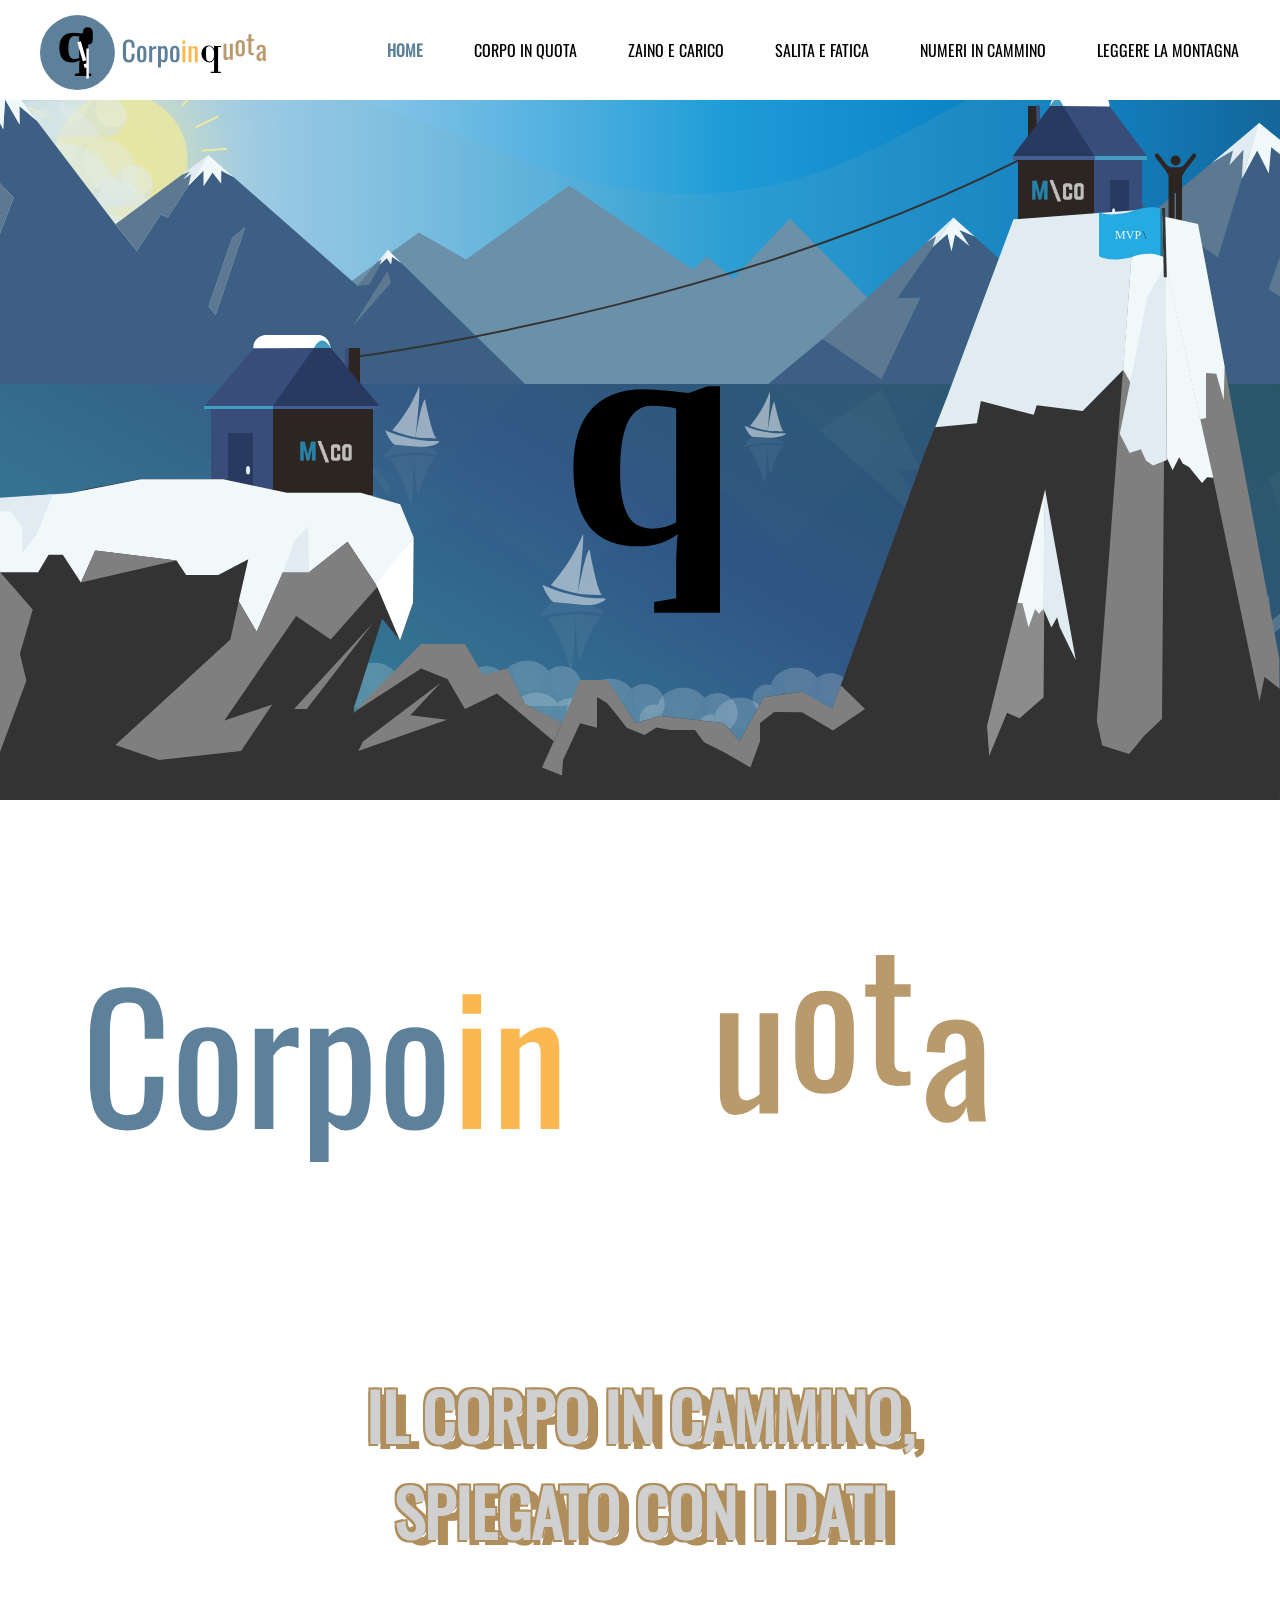
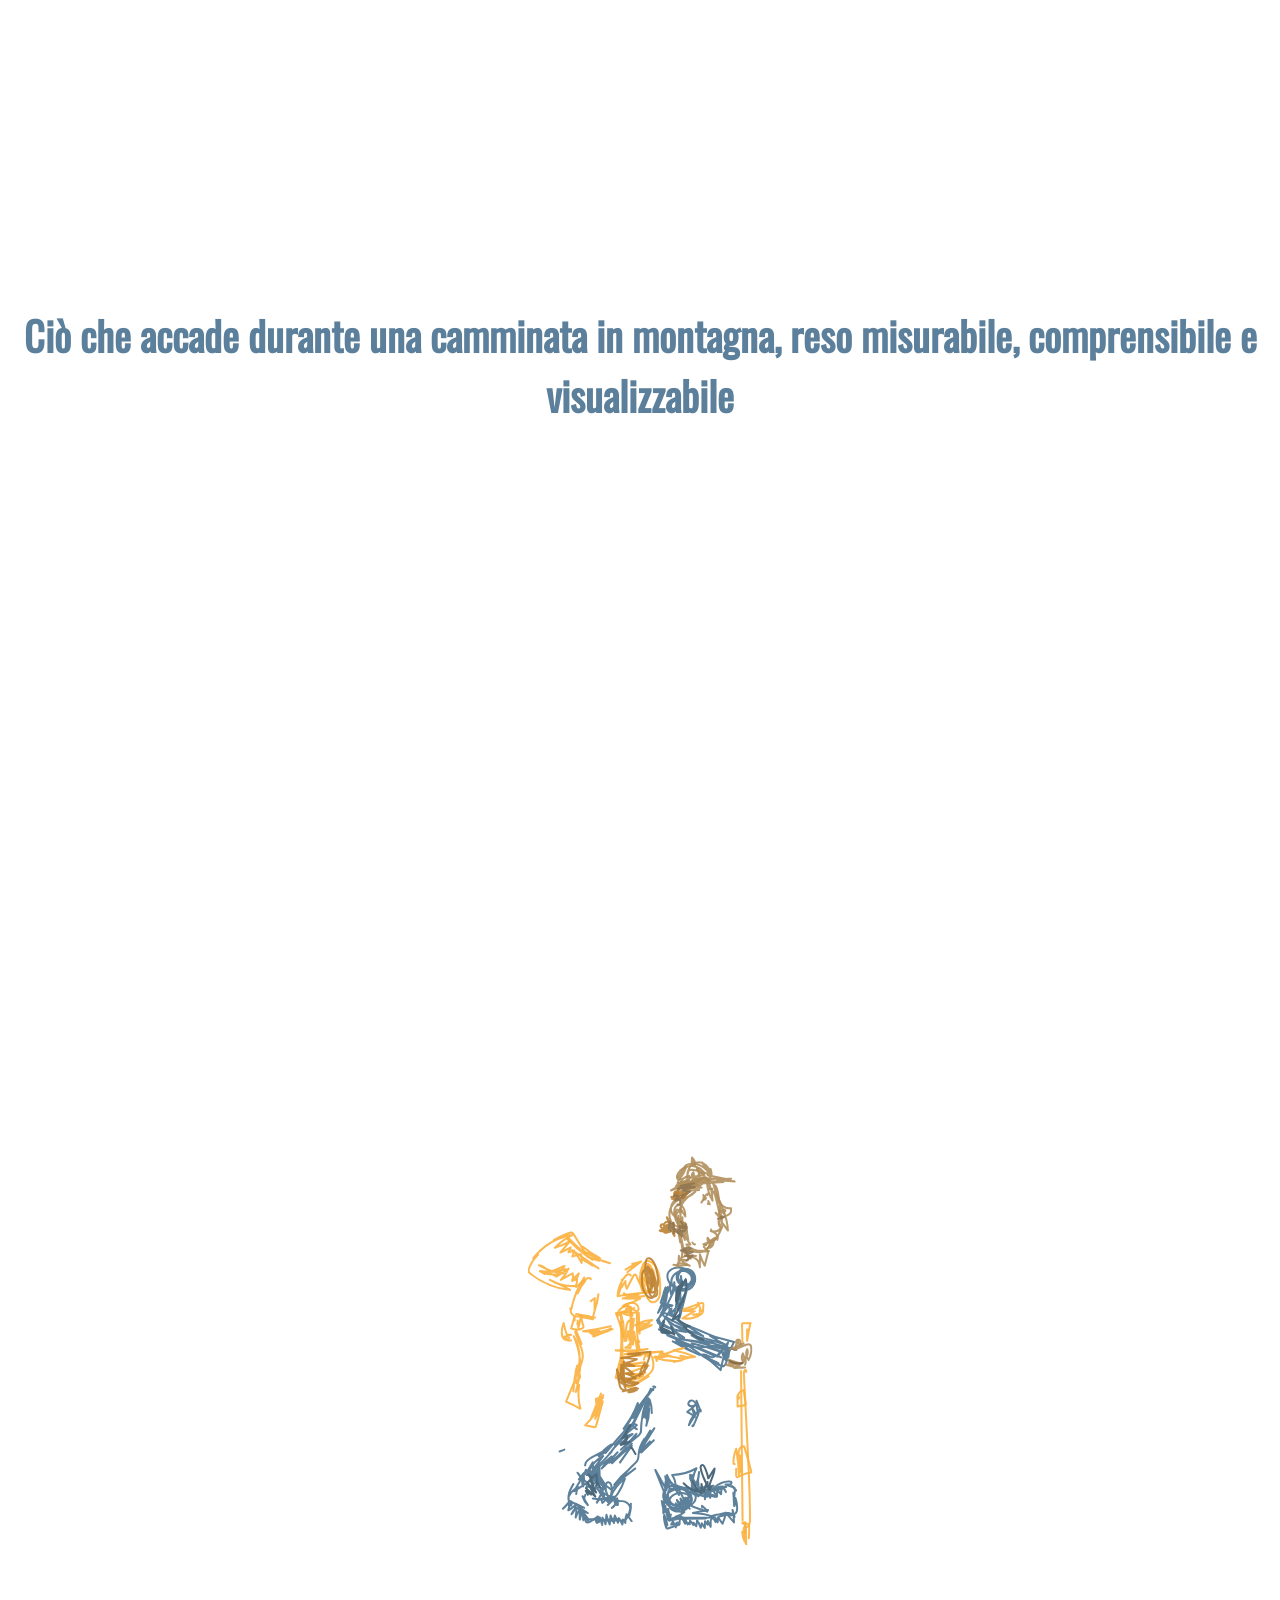
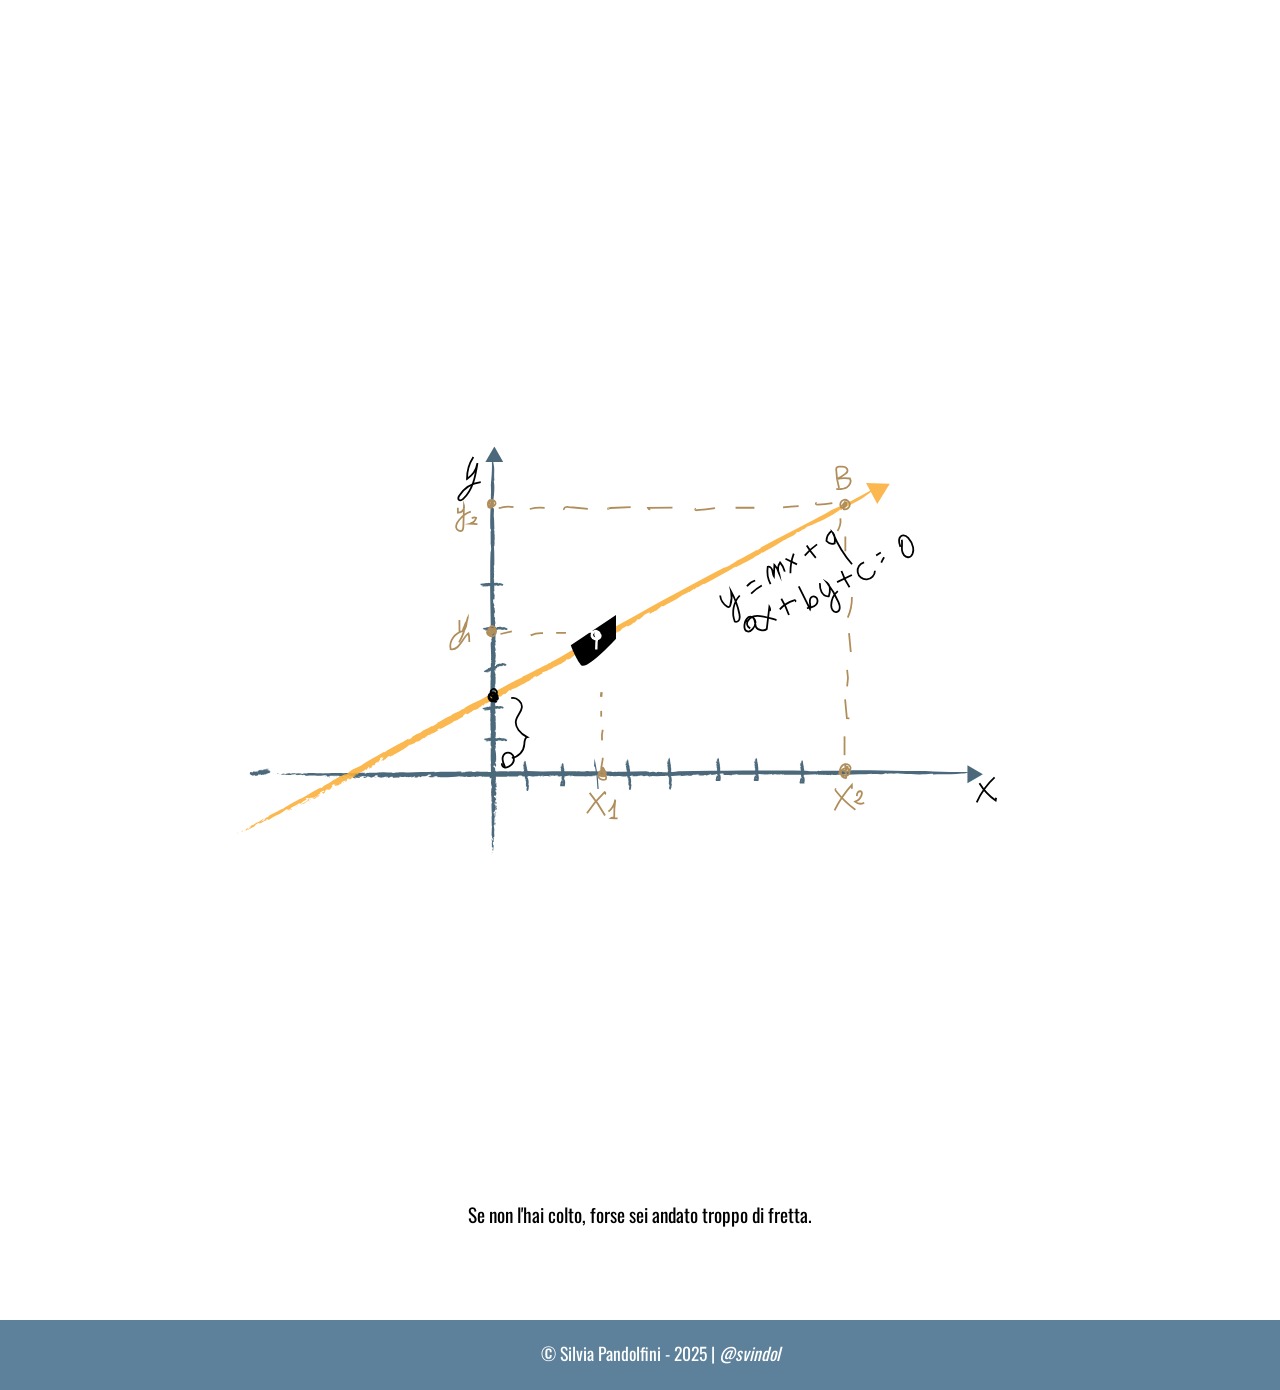
<file: index.html>
<!DOCTYPE html>
<html>
    <head>
        <meta charset="utf-8"> 
        <meta name="viewport" content="width=device-width, initial-scale=1.0"/>
        <link rel="icon" href="illustrazioni/icona-corpoinquota.png" type="image/png">
        <title>Corpoinquota </title>
        <link rel="stylesheet" href="fogli-esterni/style.css">
        <link rel="stylesheet" href="fogli-esterni/animazione.css">
		<link rel="stylesheet" href="fogli-esterni/responsive.css">
    </head>
    <body>
		<nav id="barranavigazione">
			<a href="index.html "><img id="logo" src="illustrazioni/logo-corpoinquota.svg"></a>
			<input type="checkbox" id="menu-toggle">
			<label for="menu-toggle" class="hamburger">☰</label>
			<div class="menu">
				<a href="index.html " style="color: #5C809B; font-weight: 800;">HOME</a>
				<a href="Corpo in quota.html">CORPO IN QUOTA</a>
				<a href="Zaino e carico.html">ZAINO E CARICO</a>
				<a href="Salita e fatica.html">SALITA E FATICA</a>
				<a href="Numeri in cammino.html">NUMERI IN CAMMINO</a>
				<a href="Leggere la montagna.html">LEGGERE LA MONTAGNA</a>
			</div>
		</nav>


<!-- ============== INIZO ANIMAZIONE ============================================================================================ -->
	  
	  <svg id="makapen_animation" viewBox="0 0 1280 800">
	  <g id="Zone_Top">
	      <linearGradient id="Color_Sky_:__x23_AFE3F8_2_" gradientUnits="userSpaceOnUse" x1="0" y1="192" x2="1280" y2="192">
	        <stop offset="0" style="stop-color:#CCE0F4" />
	        <stop offset="0.0641" style="stop-color:#C3DCF2" />
	        <stop offset="0.1706" style="stop-color:#A9D2EE" />
	        <stop offset="0.3066" style="stop-color:#80C2E7" />
	        <stop offset="0.4649" style="stop-color:#47ACDE" />
	        <stop offset="0.5674" style="stop-color:#1E9CD7" />
	        <stop offset="0.8652" style="stop-color:#0075BE" />
	        <stop offset="0.9944" style="stop-color:#005B97" />
	      </linearGradient>
	      <rect id="sky" fill="url(#Color_Sky_:__x23_AFE3F8_2_)" width="1280" height="384" />
	      <g id="sun" opacity="0.9">
	        <g id="sun_content">
	          <image overflow="visible" width="404" height="404" xlink:href="[data-uri]" transform="matrix(1 0 0 1 -81 -42)">
	          </image>
	        </g>
	        <g id="spin">
	          <g>
	            <circle fill="#FFF29B" cx="120.922" cy="159.8" r="66.496" opacity="0.8" />
	          </g>
    

	        <line id="Sun_2_" fill="#C6EEE4" stroke="#FFF29B" stroke-width="2" stroke-miterlimit="10" x1="50.188" y1="81.169" x2="67.227" y2="100.037" />

	        <line  id="Ray_37_" fill="#C6EEE4" stroke="#FFF29B" stroke-width="2" stroke-miterlimit="10" x1="78.397" y1="62.92" x2="88.225" y2="86.368" />

	        <line  id="Ray_36_" fill="#C6EEE4" stroke="#FFF29B" stroke-width="2" stroke-miterlimit="10" x1="28.912" y1="107.157" x2="51.266" y2="119.267" />

	        <line  id="Ray_35_" fill="#C6EEE4" stroke="#FFF29B" stroke-width="2" stroke-miterlimit="10" x1="17.016" y1="138.16" x2="41.883" y2="143.454" />

	        <line  id="Ray_34_" fill="#C6EEE4" stroke="#FFF29B" stroke-width="2" stroke-miterlimit="10" x1="15.501" y1="171.601" x2="40.738" y2="168.53" />

	        <line id="Ray_33_" fill="#C6EEE4" stroke="#FFF29B" stroke-width="2" stroke-miterlimit="10" x1="23.42" y1="203.34" x2="46.783" y2="193.312" />

	        <line id="Ray_32_" fill="#C6EEE4" stroke="#FFF29B" stroke-width="2" stroke-miterlimit="10" x1="41.547" y1="230.637" x2="61.238" y2="214.557" />

	        <line  id="Ray_31_" fill="#C6EEE4" stroke="#FFF29B" stroke-width="2" stroke-miterlimit="10" x1="68.039" y1="252.26" x2="80.629" y2="230.172" />

	        <line id="Ray_30_" fill="#C6EEE4" stroke="#FFF29B" stroke-width="2" stroke-miterlimit="10" x1="99.123" y1="264.253" x2="104.736" y2="239.457" />

	        <line id="Ray_29_" fill="#C6EEE4" stroke="#FFF29B" stroke-width="2" stroke-miterlimit="10" x1="129.553" y1="240.578" x2="132.822" y2="265.791" />

	        <line id="Ray_28_" fill="#C6EEE4" stroke="#FFF29B" stroke-width="2" stroke-miterlimit="10" x1="154.293" y1="233.918" x2="164.604" y2="257.157" />

	        <line id="Ray_27_" fill="#C6EEE4" stroke="#FFF29B" stroke-width="2" stroke-miterlimit="10" x1="175.532" y1="220.145" x2="192.572" y2="239.014" />

	        <line  id="Ray_26_" fill="#C6EEE4" stroke="#FFF29B" stroke-width="2" stroke-miterlimit="10" x1="191.234" y1="200.449" x2="213.441" y2="212.826" />

	        <line id="Ray_25_" fill="#C6EEE4" stroke="#FFF29B" stroke-width="2" stroke-miterlimit="10" x1="200.215" y1="176.71" x2="225.074" y2="182.039" />

	        <line id="Ray_24_" fill="#C6EEE4" stroke="#FFF29B" stroke-width="2" stroke-miterlimit="10" x1="201.641" y1="150.845" x2="226.975" y2="148.723" />

	        <line  id="Ray_23_" fill="#C6EEE4" stroke="#FFF29B" stroke-width="2" stroke-miterlimit="10" x1="218.422" y1="116.291" x2="195.564" y2="127.42" />

	        <line  id="Ray_22_" fill="#C6EEE4" stroke="#FFF29B" stroke-width="2" stroke-miterlimit="10" x1="200.572" y1="88.849" x2="181.496" y2="105.656" />

	        <line id="Ray_21_" fill="#C6EEE4" stroke="#FFF29B" stroke-width="2" stroke-miterlimit="10" x1="174.2" y1="67.817" x2="161.985" y2="90.114" />

	        <line id="Ray_20_" fill="#C6EEE4" stroke="#FFF29B" stroke-width="2" stroke-miterlimit="10" x1="143.65" y1="55.932" x2="138.01" y2="80.722" />

	        <line id="Ray_19_" fill="#C6EEE4" stroke="#FFF29B" stroke-width="2" stroke-miterlimit="10" x1="110.131" y1="54.367" x2="113.012" y2="79.627" />
	      </g>
	      </g>
	      <g id="cloud">
	      <g  class="cloud_op1" opacity="0.5">
	        <ellipse id="left_circle_22_" fill="#E1ECF2" cx="1132.5" cy="193" rx="14.167" ry="14" />
	        <ellipse id="right_circle_16_" fill="#E1ECF2" cx="1156.5" cy="186.25" rx="20.667" ry="20.75" />
	        <g id="left_white_shadow_22_">
	          <path fill="#F1F8F9" d="M1136.891,179.688c0,0-9.167-3.057-11.125,3.469c0,0-0.598,9.011,1.234,9.678
	          C1127,192.834,1134.558,195.354,1136.891,179.688z" />
	        </g>
	        <g id="right_white_shadow_22_">
	          <path fill="#F1F8F9" d="M1150.375,166.438c0,0-8.719,6.578-1.219,20.078c0,0,14.078,16.975,26.109,2.078
	          c0,0,4.453-7.438-3.484-16.344C1171.781,172.25,1163.672,162.516,1150.375,166.438z" />
	        </g>
	        <rect id="rectangle_14_" x="1133" y="200" fill="#E1ECF2" width="25" height="7" />
	      </g>
	      <g class="cloud_op2" opacity="0.5">
	        <ellipse id="left_circle_20_" fill="#E1ECF2" cx="1194.666" cy="122.918" rx="14" ry="14.082" />
	        <ellipse id="center_circle_19_" fill="#E1ECF2" cx="1223.748" cy="114.335" rx="25.75" ry="22.665" />
	        <ellipse id="right_circle_15_" fill="#E1ECF2" cx="1258.312" cy="117.094" rx="20.25" ry="19.969" />
	        <g id="left_white_shadow_20_">
	          <path fill="#EFF9FA" d="M1198.625,109.396c0,0-11.771-3.417-11.844,6.542c0,0,1.178,12.605,6.428,5.312
	          C1193.209,121.25,1199.583,113.104,1198.625,109.396z" />
	        </g>
	        <g id="center_white_shadow_18_">
	          <path fill="#F1F8F9" d="M1236.332,115.504c0,0,5.022-11.4,8.855-13.566c0,0-8.917-13.958-28.979-9.271
	          c0,0-5.708,8.489-4.021,16.364c0,0,1.76,10.7,10.291,13.262C1222.479,122.293,1232.82,120.445,1236.332,115.504z" />
	        </g>
	        <g id="right_white_shadow_20_">
	          <path fill="#F1F8F9" d="M1251.25,98.406c0,0,13-5.281,22.438,5.688c0,0,6.438,6.438,4.438,17.188c0,0-6,9.406-19.312,4.469
	          c0,0-7.969-2.469-10.562-11.125C1248.25,114.625,1246.5,101.781,1251.25,98.406z" />
	        </g>
	        <rect id="rectangle_12_" x="1194.281" y="126.875" fill="#E1ECF2" width="64.719" height="10.125" />
	      </g>
	      <g class="cloud_op3" opacity="0.5">
	        <ellipse id="left_circle_18_" fill="#E1ECF2" cx="76.666" cy="206.918" rx="14" ry="14.081" />
	        <ellipse id="center_circle_17_" fill="#E1ECF2" cx="105.748" cy="198.335" rx="25.75" ry="22.665" />
	        <ellipse id="right_circle_14_" fill="#E1ECF2" cx="140.312" cy="201.094" rx="20.25" ry="19.969" />
	        <g  id="left_white_shadow_18_">
	          <path fill="#EFF9FA" d="M80.625,193.396c0,0-11.771-3.417-11.844,6.541c0,0,1.178,12.605,6.428,5.312
	          C75.209,205.25,81.583,197.104,80.625,193.396z" />
	        </g>
	        <g  id="center_white_shadow_16_">
	          <path fill="#F1F8F9" d="M118.332,199.504c0,0,5.022-11.4,8.855-13.566c0,0-8.917-13.958-28.979-9.271
	          c0,0-5.708,8.489-4.021,16.364c0,0,1.76,10.699,10.291,13.262C104.479,206.293,114.82,204.445,118.332,199.504z" />
	        </g>
	        <g  id="right_white_shadow_18_">
	          <path fill="#F1F8F9" d="M133.25,182.406c0,0,13-5.281,22.438,5.688c0,0,6.438,6.438,4.438,17.188c0,0-6,9.406-19.312,4.469
	          c0,0-7.969-2.469-10.562-11.125C130.25,198.625,128.5,185.781,133.25,182.406z" />
	        </g>
	        <rect id="rectangle_10_" x="76.281" y="214" fill="#E1ECF2" width="64.719" height="7" />
	      </g>
	      <g class="cloud_op4" opacity="0.5">
	        <ellipse id="left_circle_16_" fill="#E1ECF2" cx="363.666" cy="238.918" rx="14" ry="14.081" />
	        <ellipse id="center_circle_15_" fill="#E1ECF2" cx="392.748" cy="230.335" rx="25.75" ry="22.665" />
	        <ellipse id="right_circle_13_" fill="#E1ECF2" cx="427.312" cy="233.094" rx="20.25" ry="19.969" />
	        <g  id="left_white_shadow_16_">
	          <path fill="#EFF9FA" d="M367.625,225.396c0,0-11.771-3.417-11.844,6.541c0,0,1.178,12.605,6.428,5.312
	          C362.209,237.25,368.583,229.104,367.625,225.396z" />
	        </g>
	        <g id="center_white_shadow_14_">
	          <path fill="#F1F8F9" d="M405.332,231.504c0,0,5.022-11.4,8.855-13.566c0,0-8.917-13.958-28.979-9.271
	          c0,0-5.708,8.489-4.021,16.364c0,0,1.76,10.699,10.291,13.262C391.479,238.293,401.82,236.445,405.332,231.504z" />
	        </g>
	        <g id="right_white_shadow_16_">
	          <path fill="#F1F8F9" d="M420.25,214.406c0,0,13-5.281,22.438,5.688c0,0,6.438,6.438,4.438,17.188c0,0-6,9.406-19.312,4.469
	          c0,0-7.969-2.469-10.562-11.125C417.25,230.625,415.5,217.781,420.25,214.406z" />
	        </g>
	        <rect id="rectangle_7_" x="363.281" y="246" fill="#E1ECF2" width="64.719" height="7" />
	      </g>
	      <g class="cloud_op5" opacity="0.4">
	        <ellipse id="left_circle_14_" fill="#E1ECF2" cx="563" cy="187.667" rx="25" ry="25.167" />
	        <ellipse id="left_center_circle_6_" fill="#E1ECF2" cx="607.25" cy="171" rx="39.25" ry="41.5" />
	        <ellipse id="center_circle_13_" fill="#E1ECF2" cx="682.75" cy="156.75" rx="60.75" ry="56.25" />
	        <ellipse id="right_circle_11_" fill="#E1ECF2" cx="740.5" cy="175.75" rx="36.5" ry="37.25" />
	        <g id="left_white_shadow_14_">
	          <path fill="#F1F8F9" d="M551.354,165.375c0,0-3.062,22.71,3.771,23.25c0,0,12.166-5.333,13.541-25.458
	          C568.666,163.167,561.896,160.125,551.354,165.375z" />
	        </g>
	        <g id="left_center_white_shadow_6_">
	          <path fill="#F1F8F9" d="M599.375,130.375c0,0-17.125,5.5-12,31.25c0,0,3.562,19.375,11.375,20.375c0,0,19.67-1.499,27.92-46.999
	          C626.67,135.001,614.312,126.5,599.375,130.375z" />
	        </g>
	        <g id="center_white_shadow_12_">
	          <path fill="#F1F8F9" d="M660.375,104.5c0,0-20.375,26.875-7.75,53.75c0,0,13.438,31.875,31.188,31.938
	          c0,0,17.875-6.25,27.062-28.312c0,0,11.312-21.062,20.062-19.562c0,0,6.375-3.875,9.75-2.875c0,0-7.312-24.812-35.938-35.062
	          C704.75,104.375,685.312,95.438,660.375,104.5z" />
	        </g>
	        <g id="right_white_shadow_14_">
	          <path fill="#F1F8F9" d="M739.167,138.417c0,0-20.249,2.917-14.416,30.25s36.778,24.643,37.916,24.333
	          c2.75-0.748,10.473-4.706,13.167-8.749C779,179.501,779.251,139.75,739.167,138.417z" />
	        </g>
	        <rect id="Rectangle_6_" x="562" y="195.375" fill="#E1ECF2" width="177.292" height="17.5" />
	      </g>
	      <g class="cloud_op6" opacity="0.5">
	        <ellipse id="left_circle_4_" fill="#E1ECF2" cx="833" cy="229.667" rx="25" ry="25.167" />
	        <ellipse id="left_center_circle_2_" fill="#E1ECF2" cx="877.25" cy="213" rx="39.25" ry="41.5" />
	        <ellipse id="center_circle_3_" fill="#E1ECF2" cx="952.75" cy="198.75" rx="60.75" ry="56.25" />
	        <ellipse id="right_circle_5_" fill="#E1ECF2" cx="1010.5" cy="217.75" rx="36.5" ry="37.25" />
	        <g id="left_white_shadow_3_">
	          <path fill="#F1F8F9" d="M821.354,207.375c0,0-3.062,22.711,3.771,23.25c0,0,12.166-5.332,13.541-25.457
	          C838.666,205.168,831.896,202.125,821.354,207.375z" />
	        </g>
	        <g id="left_center_white_shadow_2_">
	          <path fill="#F1F8F9" d="M869.375,172.375c0,0-17.125,5.5-12,31.25c0,0,3.562,19.375,11.375,20.375c0,0,19.67-1.498,27.92-46.998
	          C896.67,177.002,884.312,168.5,869.375,172.375z" />
	        </g>
	        <g id="center_white_shadow_2_">
	          <path fill="#F1F8F9" d="M930.375,146.5c0,0-20.375,26.875-7.75,53.75c0,0,13.438,31.875,31.188,31.938
	          c0,0,17.875-6.25,27.062-28.312c0,0,11.312-21.062,20.062-19.562c0,0,6.375-3.875,9.75-2.875c0,0-7.312-24.812-35.938-35.062
	          C974.75,146.375,955.312,137.438,930.375,146.5z" />
	        </g>
	        <g id="right_white_shadow_3_">
	          <path fill="#F1F8F9" d="M1009.167,180.417c0,0-20.249,2.917-14.416,30.251c5.833,27.333,36.778,24.643,37.916,24.332
	          c2.75-0.748,10.473-4.705,13.167-8.748C1049,221.502,1049.251,181.75,1009.167,180.417z" />
	        </g>
	        <rect id="Rectangle_2_" x="832" y="237.375" fill="#E1ECF2" width="177.292" height="17.5" />
	      </g>
	    </g>
	      <g id="sky_wave" opacity="0.7">
	        <path fill="none" d="M336.099,94.201c188.111,54.6,222.856,100.5,361.937,99.299c234.438-2,329.358-227.292,581.964-129.393V0H0
	        v69.282C102.313,48.407,225.521,62.04,336.099,94.201z" />
	        <path opacity="0.15" fill="#82ADB7" enable-background="new    " d="M1280,384V64.107
	        C1027.395-33.792,932.475,191.5,698.036,193.5c-139.081,1.201-174.014-44.7-362.124-99.299C225.333,62.04,102.313,48.407,0,69.282
	        v60.247V384H1280z" />
	      </g>
	      <g id="mountain_plan_2_1">
	        <path fill="#6B90AA" d="M208.799,384L418.9,232.399l47.1,27.1l103.2-74L860.4,384H208.799z M573,384l133.799-127.401L732.9,278.7
	        l57.199-60.201L951.5,384H573z" />
	      </g>
	      <g id="mountain_plan_1_1">
	        <path fill="#3C5F83" d="M387.685,249.74L357.4,285.9l20.201-23.9H377.6l10.101-12.1l13.248,12.777l-8.954-5.682l-0.895,7.618
	        l-4.246-6.299l-6.953,6.289l0.053-0.196L369.4,284.303l-12,1.499l-149-130.7l24.98,21.912l-12.18-6.412l-0.101,13l-8.6-11
	        l-8.8,13.5l-0.101-15.5l-14.942,14.844L167.8,217.502l-7.1-3l-23.9,36.6L115.4,224.202L36.772,120.679L19.4,105.902l0.2,18.5
	        l-14.5-24.9l-1.9,29.8L0,122.96v60.25l13.7,14.592L0,233.55V384h525L387.685,249.74z M215.7,314.902l-7.2-8.4l23.7-68.6l13-10.7
	        L215.7,314.902z M353.9,324.702l33.6-53.101l3.2,11.101L353.9,324.702z" />
	        <path fill="#3C5F83" d="M1268.634,173.059l-11.6-22.801l-13.6,22.634l-25.7,84.167l-64.48-45.387l-0.22,0.187l-14.763-9.712
	        l-18.037-6.988l4.8,15l-14.2-12.6l-4,16.8l-3.6-12.2l-14.977,13.279l-36.324,82.32l-32.8-35.1l-5.6,9.1l-14.271-13.473
	        l-0.229,0.173l-25.141-22.572l-14.862-6.214l10.402,16.387l-14.5-12l-3.399,17.399l-3.94-17.864l-14.46,12.465l0.003-0.009
	        L897,298.402l23.334-0.645l-39.2,81.101l-58.3-40L768.25,384H1280v-87.302l-11.4-7.696l11.4-32.312V154.348l-9.383-7.39
	        L1268.634,173.059z M1117.334,288.658l16.9-45.1l9.199,9L1117.334,288.658z" />
	        <polygon fill="#E8E0BC" points="1280,145.645 1280,144.787 1278.7,144.002    " />
	        <polygon fill="#5D7891" points="881.3,379.202 920.334,297.758 897,298.402 933.303,246.394 940.872,235.545 933.573,236.011 
	        928,241.302 953.4,217.602 953.356,217.643 822.67,338.982    " />
	        <polygon fill="#5D7891" points="1117.334,288.658 1143.434,252.559 1134.234,243.559    " />
	        <polygon fill="#5D7891" points="1019.3,263.002 1052.1,298.102 1088.424,215.781 1088.4,215.802 1090.6,201.002 1078.3,210.102 
	        1083.7,201.202 1065.976,208.59 1104.3,179.802 1104.135,179.926 1051.655,219.348 999.264,258.285 999.034,258.458 
	        1013.7,272.102    " />
	        <polygon fill="#5D7891" points="1243.52,173.235 1243,173.402 1244,147.875 1229.166,165.102 1233.021,150.402 1211.712,162.902 
	        1259.342,122.802 1153.374,212.002 1153.407,212.016 1217.927,257.402     " />
	        <polygon fill="#E1ECF2" points="1211.712,162.902 1233.021,150.402 1229.359,165.125 1243.478,149.802 1241.767,179 
	        1259.467,122.802    " />
	        <polygon fill="#F1F8F9" points="1243.5,173.402 1241.767,179 1257.2,150.602 1268.8,173.402 1271.2,147.302 1280,154.348 
	        1280,139.807 1259,122.802     " />
	        <polygon fill="#E1ECF2" points="1065.976,208.59 1083.7,201.202 1078.3,210.102 1090.6,201.002 1088.4,215.802 1104.3,179.802    
	        " />
	        <polygon fill="#F1F8F9" points="933.293,246.391 947.4,234.098 951.534,251.458 955.1,234.403 969.434,246.059 959.403,230.005 
	        974.059,236.241 974.699,236.609 953.41,217.602    " />
	        <polygon fill="#F1F8F9" points="1088.4,215.802 1088.424,215.781 1103.4,202.502 1107,214.702 1111,197.902 1125.2,210.502 
	        1120.4,195.502 1138.438,202.49 1139.348,203.089 1104.3,179.802    " />
	        <polygon fill="#E1ECF2" points="926.491,242.586 936.041,236.336 932.645,247.336 933.303,246.394 953.356,217.643     " />
	        <polygon fill="#5D7891" points="379.954,264.406 381.531,258.891 377.594,261.719 357.4,285.802 369.4,284.302     " />
	        <polygon fill="#5D7891" points="1280,296.698 1280,256.689 1268.6,289.002    " />
	        <polygon fill="#5D7891" points="160.7,214.502 167.8,217.502 188.657,185.445 188.5,185.602 191.5,173.702 183.5,179.002 
	        190.4,171.202 182.226,174.55 115.4,224.202 136.8,251.102    " />
	        <polygon fill="#5D7891" points="208.5,306.502 215.7,314.902 245.2,227.202 232.2,237.902     " />
	        <polygon fill="#5D7891" points="0,183.21 0,233.55 13.7,197.802    " />
	        <polygon fill="#5D7891" points="353.9,324.702 390.7,282.702 387.5,271.602     " />
	        <polygon fill="#F1F8F9" points="386.854,258.315 391.1,264.614 391.994,256.996 401.319,263.071 387.761,249.594 379.9,264.602     
	        " />
	        <polygon fill="#E1ECF2" points="379.929,264.462 379.877,264.663 387.761,249.594 377.374,262.053 377.375,262.053 
	        381.349,259.099     " />
	        <polygon fill="#F1F8F9" points="188.766,185.453 203.6,170.602 203.7,186.102 212.5,172.602 221.1,183.602 221.2,170.602 
	        233.3,177.002 208.4,155.102 188.5,185.602     " />
	        <polygon fill="#E1ECF2" points="183.5,179.002 191.5,173.702 188.587,185.553 208.4,155.102 182.1,174.602 182.226,174.55 
	        190.4,171.202     " />
	        <polygon fill="#F1F8F9" points="5.1,99.502 19.6,124.402 19.4,105.902 36.772,120.679 36.8,120.702 1.7,74.502 0,77.951 0,122.96 
	        3.2,129.302     " />
	        <path fill="#EAE1C7" d="M1.7,74.502L0,77.951L1.7,74.502z" />
	      </g>
	    </g>
	    <g id="sea">
	      <linearGradient id="Background_Sea_1_" gradientUnits="userSpaceOnUse" x1="389.9341" y1="1025.1279" x2="890.0673" y2="158.8718">
	        <stop offset="0" style="stop-color:#6EC7CE" />
	        <stop offset="0.0189" style="stop-color:#65BFC8;stop-opacity:0.9709" />
	        <stop offset="0.0501" style="stop-color:#4BA9B9;stop-opacity:0.9227" />
	        <stop offset="0.0649" style="stop-color:#3D9DB1;stop-opacity:0.9" />
	        <stop offset="0.5612" style="stop-color:#305685" />
	        <stop offset="1" style="stop-color:#255562" />
	      </linearGradient>
	      <rect id="Background_Sea" y="384" fill="url(#Background_Sea_1_)" width="1280" height="416" />
	      <g id="mountain_plan_2_2" opacity="0.03">
	        <path fill="#6B90AA" d="M852.4,384L561.199,582.5L458,508.501l-47.1,27.1L200.799,384H852.4z M943.5,384L782.1,549.501
	        L724.9,489.3l-26.102,22.102L580.149,384H943.5z" />
	      </g>
	      <g id="mountain_plan_1_2" opacity="0.2">
	        <polygon fill="none" points="774.3,373 953.2,544.999 953.356,547.607 953.4,549.023 974.7,530.811 974.06,531.427 999.2,509.026 
	        999.43,509.285 999.4,509.355 1051.655,548.631 1104.1,588.087 1104.135,588.074 1104.3,588.198 1139.5,565.098 1138.438,565.51 
	        1153.2,555.798 1153.42,555.984 1153.4,555.998 1253.5,645.198 1269,628.193 1269,939 -11,939 -11,691.674 -3.8,693.498 
	        34.05,647.298 35.397,647.321 113.225,543.798 179,593.45 179,593.398 206.851,612.898 356.625,482.198 387.312,512.899 525,373 
	        -11,373 -11,139 1269,139 1269,373     " />
	        <polygon fill="#E8E0BC" points="1104.1,588.098 1051.655,548.652 1104.135,588.074    " />
	        <path fill="#3C5F83" d="M525,384H0v150.45l13.7,35.748L0,584.79v60.249l3.2-6.341l1.9,29.8l14.5-24.9l-0.2,18.5l17.373-14.776
	        L115.4,543.798l21.399-26.899l23.9,36.6l7.1-3l20.857,32.057l14.942,14.844l0.101-15.5l8.8,13.5l8.6-11l0.101,13l12.1-6.4
	        l-24.899,21.9l149-130.7l12,1.499l10.553,19.895l-0.053-0.196l6.899,6.196l4.3-6.206l0.801,7.488l9.3-5.926L387.7,518.1L377.6,506
	        h0.001L357.4,482.1l30.3,36.3L525,384z M245.2,540.798l-13-10.7l-23.7-68.6l7.2-8.4L245.2,540.798z M390.7,485.298l-3.2,11.101
	        l-33.6-53.101L390.7,485.298z" />
	        <path fill="#3C5F83" d="M1271.2,620.698l8.8-7.046V511.311l-11.4-32.312l11.4-7.696V384H768.25L953.2,550.499l0.156-0.142
	        L823,428.798l58.3-40l39.2,81.101l-23.5-0.301l36.303,52.009l-0.003-0.009l14.101,12.301l4.3-17.7l3.399,17.399l14.5-12
	        l-10.199,16.4l14.659-6.228l25.141-22.572l0.229,0.173l14.271-13.473l5.6,9.1l32.8-35.1l36.324,82.32l14.977,13.279l3.6-12.2
	        l4,16.8l14.2-12.6l-4.8,15l18.037-6.988l14.763-9.712l0.22,0.187l64.48-45.387l25.7,84.167l13.6,22.634l11.6-22.801
	        L1271.2,620.698z M1143.6,515.098l-9.199,9l-16.9-45.1L1143.6,515.098z" />
	        <polygon fill="#E8E0BC" points="1280,622.355 1280,623.213 1278.7,623.998    " />
	        <polygon fill="#5D7891" points="881.3,388.798 920.5,469.898 897,469.598 933.303,521.606 937.3,532.498 928,526.698 
	        953.4,550.398 953.356,550.357 819.363,430.014     " />
	        <polygon fill="#5D7891" points="1117.5,478.998 1143.6,515.098 1134.4,524.098    " />
	        <polygon fill="#5D7891" points="1019.3,504.998 1052.1,469.898 1088.424,552.219 1088.4,552.198 1090.6,566.998 1078.3,557.898 
	        1083.7,566.798 1065.9,559.298 1104.3,588.198 1104.135,588.074 1051.655,548.652 999.4,509.398 999.43,509.371 1013.7,495.898    
	        " />
	        <polygon fill="#5D7891" points="1243.52,594.765 1243,594.598 1243,618.198 1229.166,602.898 1232.788,617.598 1211.712,605.098 
	        1259.342,645.198 1153.374,555.998 1153.407,555.984 1217.927,510.598     " />
	        <polygon fill="#E1ECF2" points="1211.6,605.098 1233.021,617.598 1229.314,602.898 1243.478,618.198 1243.478,594.598 
	        1259.467,645.198    " />
	        <polygon fill="#F1F8F9" points="1243.5,594.598 1243.601,594.765 1257.2,617.398 1268.8,594.598 1271.2,620.698 1280,613.652 
	        1280,622.355 1278.7,623.998 1280,623.213 1280,628.193 1259,645.198    " />
	        <polygon fill="#E1ECF2" points="1065.9,559.298 1083.7,566.798 1078.3,557.898 1090.6,566.998 1088.4,552.198 1104.3,588.198     
	        " />
	        <polygon fill="#F1F8F9" points="933.293,521.609 947.4,533.902 951.69,516.199 955.1,533.597 969.593,521.589 959.403,537.995 
	        974.059,531.759 974.699,531.486 953.41,550.398    " />
	        <polygon fill="#F1F8F9" points="1088.4,552.198 1088.424,552.219 1103.4,565.498 1107,553.298 1111,570.098 1125.2,557.498 
	        1120.4,572.498 1138.438,565.51 1139.5,565.098 1104.3,588.198    " />
	        <polygon fill="#E1ECF2" points="927.163,526.56 937.041,532.664 932.953,521.47 932.951,521.46 953.996,551.251    " />
	        <polygon fill="#5D7891" points="379.954,503.594 381.4,508.898 377.601,506.199 357.4,482.198 369.4,483.698     " />
	        <polygon fill="#5D7891" points="1280,471.302 1280,511.311 1268.6,478.998    " />
	        <polygon fill="#5D7891" points="160.7,553.498 167.8,550.498 188.657,582.555 188.5,582.398 191.5,594.298 183.5,588.998 
	        190.4,596.798 182.226,593.45 115.4,543.798 136.8,516.898    " />
	        <polygon fill="#5D7891" points="208.5,461.498 215.7,453.098 245.2,540.798 232.2,530.098     " />
	        <polygon fill="#5D7891" points="0,584.79 0,534.45 13.7,570.198    " />
	        <polygon fill="#5D7891" points="353.9,443.298 390.7,485.298 387.5,496.398     " />
	        <polygon fill="#F1F8F9" points="386.854,509.685 391.187,503.398 391.994,511.004 401.367,505.021 387.761,518.406 379.9,503.398 
	            " />
	        <polygon fill="#E1ECF2" points="379.929,503.538 379.877,503.337 387.834,518.575 377.374,505.947 377.375,505.947 
	        381.349,508.901     " />
	        <polygon fill="#F1F8F9" points="188.657,582.555 203.6,597.398 203.7,581.898 212.5,595.398 221.1,584.398 221.2,597.398 
	        233.3,590.998 208.4,612.898 188.5,582.398     " />
	        <polygon fill="#E1ECF2" points="183.5,588.998 191.5,594.298 188.5,582.398 208.4,612.898 182.1,593.398 182.226,593.45 
	        190.4,596.798     " />
	        <polygon fill="#F1F8F9" points="5.1,668.498 19.6,643.598 19.4,662.098 36.772,647.321 36.8,647.298 1.7,693.498 0,690.049 
	        0,645.039 3.2,638.698     " />
	        <polygon fill="#EAE1C7" points="0,691.674 0,690.049 1.7,693.498     " />
	      </g>
	    </g>
	    <g id="fall">
	    <g id="fall_animation">
	      <g  id="Cloud_7_" opacity="0.2">
	        <ellipse id="left_circle_1_" fill="#E1ECF2" cx="344.666" cy="693.918" rx="14" ry="14.081" />
	        <ellipse id="center_circle_1_" fill="#E1ECF2" cx="373.748" cy="685.335" rx="25.75" ry="22.665" />
	        <ellipse id="right_circle_1_" fill="#E1ECF2" cx="408.312" cy="688.094" rx="20.25" ry="19.969" />
	        <g id="left_white_shadow_1_">
	          <path fill="#EFF9FA" d="M348.625,680.396c0,0-11.771-3.417-11.844,6.541c0,0,1.178,12.605,6.428,5.312
	          C343.209,692.25,349.583,684.104,348.625,680.396z" />
	        </g>
	        <g id="center_white_shadow_1_">
	          <path fill="#F1F8F9" d="M386.332,686.504c0,0,5.022-11.4,8.855-13.566c0,0-8.917-13.958-28.979-9.271
	          c0,0-5.708,8.489-4.021,16.364c0,0,1.76,10.699,10.291,13.262C372.479,693.293,382.82,691.445,386.332,686.504z" />
	        </g>
	        <g id="right_white_shadow_1_">
	          <path fill="#F1F8F9" d="M401.25,669.406c0,0,13-5.281,22.438,5.688c0,0,6.438,6.438,4.438,17.188c0,0-6,9.406-19.312,4.469
	          c0,0-7.969-2.469-10.562-11.125C398.25,685.625,396.5,672.781,401.25,669.406z" />
	        </g>
	        <rect id="rectangle_1_" x="344.281" y="701" fill="#E1ECF2" width="64.719" height="7" />
	      </g>
	      <g id="Cloud_8_" opacity="0.2">
	        <ellipse id="left_circle_2_" fill="#E1ECF2" cx="422.666" cy="691.918" rx="14" ry="14.081" />
	        <ellipse id="center_circle_2_" fill="#E1ECF2" cx="451.748" cy="683.335" rx="25.75" ry="22.665" />
	        <ellipse id="right_circle_2_" fill="#E1ECF2" cx="486.312" cy="686.094" rx="20.25" ry="19.969" />
	        <g id="left_white_shadow_2_">
	          <path fill="#EFF9FA" d="M426.625,678.396c0,0-11.771-3.417-11.844,6.541c0,0,1.178,12.605,6.428,5.312
	          C421.209,690.25,427.583,682.104,426.625,678.396z" />
	        </g>
	        <g id="center_white_shadow_3_">
	          <path fill="#F1F8F9" d="M464.332,684.504c0,0,5.022-11.4,8.855-13.566c0,0-8.917-13.958-28.979-9.271
	          c0,0-5.708,8.489-4.021,16.364c0,0,1.76,10.699,10.291,13.262C450.479,691.293,460.82,689.445,464.332,684.504z" />
	        </g>
	        <g id="right_white_shadow_2_">
	          <path fill="#F1F8F9" d="M479.25,667.406c0,0,13-5.281,22.438,5.688c0,0,6.438,6.438,4.438,17.188c0,0-6,9.406-19.312,4.469
	          c0,0-7.969-2.469-10.562-11.125C476.25,683.625,474.5,670.781,479.25,667.406z" />
	        </g>
	        <rect id="rectangle_2_" x="422.281" y="699" fill="#E1ECF2" width="64.719" height="7" />
	      </g>
	      <g id="Cloud_9_" opacity="0.2">
	        <ellipse id="left_circle_5_" fill="#E1ECF2" cx="497.666" cy="691.918" rx="14" ry="14.081" />
	        <ellipse id="center_circle_5_" fill="#E1ECF2" cx="526.748" cy="683.335" rx="25.75" ry="22.665" />
	        <ellipse id="right_circle_3_" fill="#E1ECF2" cx="561.312" cy="686.094" rx="20.25" ry="19.969" />
	        <g id="left_white_shadow_5_">
	          <path fill="#EFF9FA" d="M501.625,678.396c0,0-11.771-3.417-11.844,6.541c0,0,1.178,12.605,6.428,5.312
	          C496.209,690.25,502.583,682.104,501.625,678.396z" />
	        </g>
	        <g id="center_white_shadow_5_">
	          <path fill="#F1F8F9" d="M539.332,684.504c0,0,5.022-11.4,8.855-13.566c0,0-8.917-13.958-28.979-9.271
	          c0,0-5.708,8.489-4.021,16.364c0,0,1.76,10.699,10.291,13.262C525.479,691.293,535.82,689.445,539.332,684.504z" />
	        </g>
	        <g id="right_white_shadow_5_">
	          <path fill="#F1F8F9" d="M554.25,667.406c0,0,13-5.281,22.438,5.688c0,0,6.438,6.438,4.438,17.188c0,0-6,9.406-19.312,4.469
	          c0,0-7.969-2.469-10.562-11.125C551.25,683.625,549.5,670.781,554.25,667.406z" />
	        </g>
	        <rect id="rectangle_4_" x="497.281" y="699" fill="#E1ECF2" width="64.719" height="7" />
	      </g>
	      <g id="Cloud_10_" opacity="0.2">
	        <ellipse id="left_circle_7_" fill="#E1ECF2" cx="506.666" cy="723.918" rx="14" ry="14.081" />
	        <ellipse id="center_circle_7_" fill="#E1ECF2" cx="535.748" cy="715.335" rx="25.75" ry="22.665" />
	        <ellipse id="right_circle_4_" fill="#E1ECF2" cx="570.312" cy="718.094" rx="20.25" ry="19.969" />
	        <g id="left_white_shadow_7_">
	          <path fill="#EFF9FA" d="M510.625,710.396c0,0-11.771-3.417-11.844,6.541c0,0,1.178,12.605,6.428,5.312
	          C505.209,722.25,511.583,714.104,510.625,710.396z" />
	        </g>
	        <g id="center_white_shadow_7_">
	          <path fill="#F1F8F9" d="M548.332,716.504c0,0,5.022-11.4,8.855-13.566c0,0-8.917-13.958-28.979-9.271
	          c0,0-5.708,8.489-4.021,16.364c0,0,1.76,10.699,10.291,13.262C534.479,723.293,544.82,721.445,548.332,716.504z" />
	        </g>
	        <g id="right_white_shadow_7_">
	          <path fill="#F1F8F9" d="M563.25,699.406c0,0,13-5.281,22.438,5.688c0,0,6.438,6.438,4.438,17.188c0,0-6,9.406-19.312,4.469
	          c0,0-7.969-2.469-10.562-11.125C560.25,715.625,558.5,702.781,563.25,699.406z" />
	        </g>
	        <rect id="rectangle_6_" x="506.281" y="731" fill="#E1ECF2" width="64.719" height="7" />
	      </g>
	      <g id="Cloud_11_" opacity="0.2">
	        <ellipse id="left_circle_9_" fill="#E1ECF2" cx="580.666" cy="709.918" rx="14" ry="14.081" />
	        <ellipse id="center_circle_9_" fill="#E1ECF2" cx="609.748" cy="701.335" rx="25.75" ry="22.665" />
	        <ellipse id="right_circle_6_" fill="#E1ECF2" cx="644.312" cy="704.094" rx="20.25" ry="19.969" />
	        <g id="left_white_shadow_9_">
	          <path fill="#EFF9FA" d="M584.625,696.396c0,0-11.771-3.417-11.844,6.541c0,0,1.178,12.605,6.428,5.312
	          C579.209,708.25,585.583,700.104,584.625,696.396z" />
	        </g>
	        <g id="center_white_shadow_9_">
	          <path fill="#F1F8F9" d="M622.332,702.504c0,0,5.022-11.4,8.855-13.566c0,0-8.917-13.958-28.979-9.271
	          c0,0-5.708,8.489-4.021,16.364c0,0,1.76,10.699,10.291,13.262C608.479,709.293,618.82,707.445,622.332,702.504z" />
	        </g>
	        <g id="right_white_shadow_9_">
	          <path fill="#F1F8F9" d="M637.25,685.406c0,0,13-5.281,22.438,5.688c0,0,6.438,6.438,4.438,17.188c0,0-6,9.406-19.312,4.469
	          c0,0-7.969-2.469-10.562-11.125C634.25,701.625,632.5,688.781,637.25,685.406z" />
	        </g>
	        <rect id="rectangle_9_" x="580.281" y="717" fill="#E1ECF2" width="64.719" height="7" />
	      </g>
	      <g id="Cloud_12_" opacity="0.2">
	        <ellipse id="left_circle_11_" fill="#E1ECF2" cx="653.666" cy="718.918" rx="14" ry="14.081" />
	        <ellipse id="center_circle_11_" fill="#E1ECF2" cx="682.748" cy="710.335" rx="25.75" ry="22.665" />
	        <ellipse id="right_circle_7_" fill="#E1ECF2" cx="717.312" cy="713.094" rx="20.25" ry="19.969" />
	        <g id="left_white_shadow_11_">
	          <path fill="#EFF9FA" d="M657.625,705.396c0,0-11.771-3.417-11.844,6.541c0,0,1.178,12.605,6.428,5.312
	          C652.209,717.25,658.583,709.104,657.625,705.396z" />
	        </g>
	        <g id="center_white_shadow_11_">
	          <path fill="#F1F8F9" d="M695.332,711.504c0,0,5.022-11.4,8.855-13.566c0,0-8.917-13.958-28.979-9.271
	          c0,0-5.708,8.489-4.021,16.364c0,0,1.76,10.699,10.291,13.262C681.479,718.293,691.82,716.445,695.332,711.504z" />
	        </g>
	        <g id="right_white_shadow_11_">
	          <path fill="#F1F8F9" d="M710.25,694.406c0,0,13-5.281,22.438,5.688c0,0,6.438,6.438,4.438,17.188c0,0-6,9.406-19.312,4.469
	          c0,0-7.969-2.469-10.562-11.125C707.25,710.625,705.5,697.781,710.25,694.406z" />
	        </g>
	        <rect id="rectangle_17_" x="653.281" y="726" fill="#E1ECF2" width="64.719" height="7" />
	      </g>
	      <g id="Cloud_13_" opacity="0.2">
	        <ellipse id="left_circle_13_" fill="#E1ECF2" cx="710.666" cy="728.918" rx="14" ry="14.081" />
	        <ellipse id="center_circle_22_" fill="#E1ECF2" cx="739.748" cy="720.335" rx="25.75" ry="22.665" />
	        <ellipse id="right_circle_8_" fill="#E1ECF2" cx="774.312" cy="723.094" rx="20.25" ry="19.969" />
	        <g id="left_white_shadow_13_">
	          <path fill="#EFF9FA" d="M714.625,715.396c0,0-11.771-3.417-11.844,6.541c0,0,1.178,12.605,6.428,5.312
	          C709.209,727.25,715.583,719.104,714.625,715.396z" />
	        </g>
	        <g id="center_white_shadow_22_">
	          <path fill="#F1F8F9" d="M752.332,721.504c0,0,5.022-11.4,8.855-13.566c0,0-8.917-13.958-28.979-9.271
	          c0,0-5.708,8.489-4.021,16.364c0,0,1.76,10.699,10.291,13.262C738.479,728.293,748.82,726.445,752.332,721.504z" />
	        </g>
	        <g id="right_white_shadow_13_">
	          <path fill="#F1F8F9" d="M767.25,704.406c0,0,13-5.281,22.438,5.688c0,0,6.438,6.438,4.438,17.188c0,0-6,9.406-19.312,4.469
	          c0,0-7.969-2.469-10.562-11.125C764.25,720.625,762.5,707.781,767.25,704.406z" />
	        </g>
	        <rect id="rectangle_19_" x="710.281" y="736" fill="#E1ECF2" width="64.719" height="7" />
	      </g>
	      <g id="Cloud_14_" opacity="0.2">
	        <ellipse id="left_circle_25_" fill="#E1ECF2" cx="766.666" cy="698.918" rx="14" ry="14.081" />
	        <ellipse id="center_circle_24_" fill="#E1ECF2" cx="795.748" cy="690.335" rx="25.75" ry="22.665" />
	        <ellipse id="right_circle_9_" fill="#E1ECF2" cx="830.312" cy="693.094" rx="20.25" ry="19.969" />
	        <g id="left_white_shadow_26_">
	          <path fill="#EFF9FA" d="M770.625,685.396c0,0-11.771-3.417-11.844,6.541c0,0,1.178,12.605,6.428,5.312
	          C765.209,697.25,771.583,689.104,770.625,685.396z" />
	        </g>
	        <g id="center_white_shadow_24_">
	          <path fill="#F1F8F9" d="M808.332,691.504c0,0,5.022-11.4,8.855-13.566c0,0-8.917-13.958-28.979-9.271
	          c0,0-5.708,8.489-4.021,16.364c0,0,1.76,10.699,10.291,13.262C794.479,698.293,804.82,696.445,808.332,691.504z" />
	        </g>
	        <g id="right_white_shadow_26_">
	          <path fill="#F1F8F9" d="M823.25,674.406c0,0,13-5.281,22.438,5.688c0,0,6.438,6.438,4.438,17.188c0,0-6,9.406-19.312,4.469
	          c0,0-7.969-2.469-10.562-11.125C820.25,690.625,818.5,677.781,823.25,674.406z" />
	        </g>
	        <rect id="rectangle_21_" x="766.281" y="706" fill="#E1ECF2" width="64.719" height="7" />
	      </g>
	    </g>
	    </g>
	    <g id="boats">
	      <g id="small_boat">
	        <g opacity="0.5">
	          <g>
	            <path fill="#FFFFFF" d="M739.682,419.247c0,0,4.114,8.373,8.139,10.621l15.201,0.066c8.25,0.036,16.634-2.155,18.631-4.87
	            c0,0,0,0-1.551-0.44C780.102,424.624,762.127,427.238,739.682,419.247z" />
	          </g>
	          <g>
	            <path fill="#FFFFFF" d="M763.126,383.934c0,0-4.113,16.863-17.862,35.02c0,0,5.405,2.48,17.862,4.09
	            C763.126,423.043,764.653,387.987,763.126,383.934z" />
	          </g>
	          <g>
	            <path fill="#FFFFFF" d="M768.297,393.688c0,0,6.992,26.138,10.812,29.11c0,0-15.453,0.986-15.982,0.245
	            C763.126,423.043,765.758,395.229,768.297,393.688z" />
	          </g>
	        </g>
	        <g opacity="0.05">
	          <g>
	            <path fill="#FFFFFF" d="M739.682,440.687c0,0,4.114-8.373,8.139-10.621l15.201-0.066c8.25-0.036,16.634,2.155,18.631,4.87
	            c0,0,0,0-1.551,0.44C780.102,435.31,762.127,432.695,739.682,440.687z" />
	          </g>
	          <g>
	            <path fill="#FFFFFF" d="M763.126,476c0,0-4.113-16.863-17.862-35.02c0,0,5.405-2.48,17.862-4.09
	            C763.126,436.891,764.653,471.946,763.126,476z" />
	          </g>
	          <g>
	            <path fill="#FFFFFF" d="M768.297,466.246c0,0,6.992-26.138,10.812-29.11c0,0-15.453-0.986-15.982-0.245
	            C763.126,436.891,765.758,464.704,768.297,466.246z" />
	          </g>
	        </g>
	      </g>
	      <g id="medium_boat">
	        <g display="inline" opacity="0.5">
	          <g>
	            <path fill="#FFFFFF" d="M379.806,444.854c0,0,5.413,11.015,10.707,13.972l24.731,0.108c8.25,0.036,17.149-2.856,19.777-6.428
	            c0,0,0,0-2.041-0.58C432.979,451.927,409.334,455.366,379.806,444.854z" />
	          </g>
	          <g>
	            <path fill="#FFFFFF" d="M410.648,398.397c0,0-5.411,22.185-23.499,46.07c0,0,7.111,3.263,23.499,5.38
	            C410.648,449.848,412.658,403.73,410.648,398.397z" />
	          </g>
	          <g>
	            <path fill="#FFFFFF" d="M417.451,411.229c0,0,9.199,34.385,14.223,38.296c0,0-20.33,1.298-21.026,0.322
	            C410.648,449.848,414.11,413.259,417.451,411.229z" />
	          </g>
	        </g>
	        <g display="inline" opacity="0.05">
	          <g>
	            <path fill="#FFFFFF" d="M379.806,472.543c0,0,5.413-11.015,10.707-13.972l24.731-0.108c8.25-0.036,17.149,2.856,19.777,6.428
	            c0,0,0,0-2.041,0.58C432.979,465.471,409.334,462.031,379.806,472.543z" />
	          </g>
	          <g>
	            <path fill="#FFFFFF" d="M410.648,519c0,0-5.411-22.185-23.499-46.07c0,0,7.111-3.263,23.499-5.38
	            C410.648,467.55,412.658,513.667,410.648,519z" />
	          </g>
	          <g>
	            <path fill="#FFFFFF" d="M417.451,506.168c0,0,9.199-34.385,14.223-38.296c0,0-20.33-1.298-21.026-0.322
	            C410.648,467.55,414.11,504.139,417.451,506.168z" />
	          </g>
	        </g>
	      </g>
	      <g id="large_boat">
	        <g display="inline" opacity="0.5">
	          <g>
	            <path fill="#FFFFFF" d="M548.812,587.484c0,0,6.32,12.86,12.501,16.312l31.388,0.138c8.25,0.036,17.51-3.346,20.577-7.516
	            c0,0,0,0-2.383-0.677C610.895,595.742,583.287,599.758,548.812,587.484z" />
	          </g>
	          <g>
	            <path fill="#FFFFFF" d="M584.821,533.244c0,0-6.317,25.901-27.436,53.789c0,0,8.303,3.81,27.436,6.281
	            C584.821,593.314,587.168,539.471,584.821,533.244z" />
	          </g>
	          <g>
	            <path fill="#FFFFFF" d="M592.764,548.226c0,0,10.74,40.146,16.606,44.712c0,0-23.736,1.516-24.549,0.377
	            C584.821,593.314,588.863,550.595,592.764,548.226z" />
	          </g>
	        </g>
	        <g display="inline" opacity="0.05">
	          <g>
	            <path fill="#FFFFFF" d="M548.812,619.76c0,0,6.32-12.86,12.501-16.312l31.388-0.138c8.25-0.036,17.51,3.346,20.577,7.516
	            c0,0,0,0-2.383,0.677C610.895,611.502,583.287,607.486,548.812,619.76z" />
	          </g>
	          <g>
	            <path fill="#FFFFFF" d="M584.821,674c0,0-6.317-25.901-27.436-53.789c0,0,8.303-3.81,27.436-6.281
	            C584.821,613.93,587.168,667.773,584.821,674z" />
	          </g>
	          <g>
	            <path fill="#FFFFFF" d="M592.764,659.019c0,0,10.74-40.146,16.606-44.712c0,0-23.736-1.516-24.549-0.377
	            C584.821,613.93,588.863,656.649,592.764,659.019z" />
	          </g>
	        </g>
	      </g>
	    </g>
	    <g id="line">
	                    <animateMotion  xlink:href="#cable_car" begin="10s" path="M357.4,356.5
	      c0,0,441.935-56.37,750.6-245.908" dur="10s" repeatCount="0" rotate="auto"/>
	    <path id="cableway_direction" fill="none" stroke="#333333" stroke-width="2" stroke-miterlimit="10" d="M357.4,356.5
	      c0,0,441.935-56.37,750.6-245.908"/>
	    </g>
	    <g id="vehicule">
	    <g id="cable_car">
	    <path fill="#333333" d="M302.508,375.272l-1.473,6.125l-3.111,0.357l0.262,2.325l-18.366,2.104c0,0-3.068,0.351-2.499,3.428
	      l-3.982,0.455l0.175,1.552l1.528-0.176l3.42,30.235l-1.527,0.175l0.351,3.101l1.528-0.175l1.754,15.505l-2.291,0.263l0.263,2.326
	      l2.665-0.306c0,0,0.285,5.464,4.209,5.801l34.298-3.928l-7.98-70.531L302.508,375.272z"/>
	    <path fill="#333333" d="M320.688,373.189l3.259,5.583l2.994-0.342l0.263,2.325l18.397-2.106c0,0,3.056-0.351,3.188,2.777
	      l3.964-0.455l0.176,1.55l-2.291,0.263l3.42,30.234l2.292-0.263l0.35,3.101l-2.291,0.263l1.754,15.506l2.291-0.263l0.264,2.325
	      l-1.891,0.216c0,0,0.942,5.39-2.789,6.603l-35.089,4.018l-7.979-70.529L320.688,373.189z"/>
	    <polygon fill="#F1F8F9" points="280.42,394.93 292.485,393.549 295.031,416.059 282.966,417.441   "/>
	    <g id="Seat_Man">
	      <path fill="#F1F8F9" d="M309.554,412.588c0,0,0.11-2.176,0.517-2.977c0.056-0.115,0.287-0.4,0.287-0.4
	        c0.513-0.684,1.316-1.201,2.231-1.373c1.029-0.17,2.06,0.115,2.864,0.689l2.804,3.723l2.163,0.901l12.438-1.424l-2.548-22.51
	        l-32.933,3.771l2.546,22.51l9.679-1.107L309.554,412.588z M310.126,399.587c1.487-2.177,4.463-2.689,6.639-1.146
	        c2.176,1.487,2.693,4.467,1.146,6.643c-1.487,2.121-4.462,2.633-6.639,1.146C309.096,404.742,308.578,401.764,310.126,399.587z"/>
	    </g>
	    <polygon fill="#F1F8F9" points="334.549,388.732 346.939,387.313 349.919,409.773 337.747,411.168   "/>
	    <polygon fill="#25AAE1" points="280.514,440.285 358.453,431.362 358.717,433.688 278.539,442.869 278.276,440.543 
	      280.596,440.276   "/>
	    <path fill="none" d="M281.863,445.63l74.997-8.589c0,0-1.389,3.301-2.802,3.463l-68.583,7.853
	      C285.474,448.356,283.104,447.842,281.863,445.63z"/>
	    <polygon fill="#2C2522" points="300.692,381.436 324.17,378.746 321.159,372.81 302.274,374.972   "/>
	    <polygon fill="#25AAE1" points="278.716,421.498 357.103,412.596 357.457,415.732 277.283,424.933 276.924,421.766 
	      278.798,421.486   "/>
	    <polygon fill="#25AAE1" points="274.813,389.896 352.753,380.971 353.103,384.072 272.927,393.253 272.576,390.152 
	      274.895,389.887   "/>
  
	      <image overflow="visible" opacity="0.7" width="1461" height="646" id="Cableway_2_" xlink:href="[data-uri]" transform="matrix(0.0158 -0.0018 0.0018 0.0161 306.1934 424.2227)">
	    </image>
	    <polygon fill="#2C2522" points="309.3,359.247 312.354,358.897 314.283,375.952 311.229,376.302   "/>
  
	      <ellipse transform="matrix(-0.9935 0.1139 -0.1139 -0.9935 641.3842 690.1669)" fill="#333333" cx="300.974" cy="363.407" rx="1.665" ry="1.691"/>
  
	      <ellipse transform="matrix(-0.9935 0.1138 -0.1138 -0.9935 650.1459 687.1146)" fill="#333333" cx="305.468" cy="362.108" rx="1.665" ry="1.69"/>
  
	      <ellipse transform="matrix(-0.9935 0.1139 -0.1139 -0.9935 632.5792 693.2643)" fill="#333333" cx="296.48" cy="364.707" rx="1.665" ry="1.691"/>
  
	      <ellipse transform="matrix(-0.9935 0.1137 -0.1137 -0.9935 678.0785 677.5583)" fill="#333333" cx="319.712" cy="358.121" rx="1.666" ry="1.69"/>
  
	      <ellipse transform="matrix(-0.9935 0.1137 -0.1137 -0.9935 686.8897 674.4541)" fill="#333333" cx="324.206" cy="356.82" rx="1.666" ry="1.69"/>
  
	      <ellipse transform="matrix(-0.9935 0.1138 -0.1138 -0.9935 669.2905 680.6359)" fill="#333333" cx="315.219" cy="359.42" rx="1.665" ry="1.69"/>
	    <path fill="#2C2522" d="M290.849,366.14c0,0-1.329-5.996,5.003-7.799l26.757-7.348c0,0,6.272-1.664,7.022,4.437l-21.428,5.917
	      L290.849,366.14z"/>
	  </g>
	    </g>
	     <g id="hike_men">
	      <g>
	        <g>
	          <path fill="#2C2522" d="M30.232,452.125c0,2.878-2.328,5.208-5.207,5.208c-2.874,0-5.203-2.33-5.203-5.208
	          c0-2.874,2.33-5.205,5.203-5.205C27.904,446.92,30.232,449.251,30.232,452.125z" />
	          <path fill="#2C2522" d="M36.043,474.038l-8.488-3.022l-3.809-10.456c-0.946-1.828-2.468-3.099-4.262-3.429
	          c-4.209-0.786-5.678,4.02-5.678,4.02l-3.134,13.168l8.892-5.188l-0.808-1.747c-0.177-0.38-0.01-0.829,0.369-1.002
	          c0.379-0.18,0.829-0.014,1.005,0.369l1.061,2.288c0.001,0.007,0.006,0.011,0.009,0.014c0.009,0.012,0.009,0.024,0.013,0.038
	          l2.05,4.419l0.205,0.419c0.121,0.235,0.553,0.677,0.957,0.843l8.244,3.146l-5.265,9.051l-6.903-6.481l1.382-6.347l-1.679-3.628
	          l-10.017,5.844L6.31,492.633l-8.207,12.84c-0.303,0.426-0.458,0.936-0.458,1.545c-0.119,1.028,0.154,1.919,0.82,2.681
	          c0.664,0.756,1.516,1.193,2.543,1.318c1.515,0.117,2.667-0.489,3.452-1.82l8.754-13.74c0.18-0.366,0.421-0.876,0.728-1.553
	          l1.737-7.331l8.092,6.638l-9.563,16.439c-0.261,0.451-0.108,1.032,0.342,1.295c0.15,0.09,0.312,0.132,0.475,0.132
	          c0.326,0,0.645-0.171,0.82-0.473l8.171-14.049l-0.012,11.138c0.368,1.758,1.487,2.728,3.365,2.911
	          c1.03,0.062,1.922-0.24,2.68-0.908c0.755-0.673,1.165-1.488,1.223-2.455c0-0.185,0-0.452,0-0.818l-0.067-13.893
	          c0-1.097-0.253-2.191-0.951-2.887l-1.428-1.349l5.695-9.797c1.513,0.091,2.601-0.771,2.821-2.267
	          C37.489,475.246,36.83,474.334,36.043,474.038z" />
	          <path fill="#2C2522" d="M6.692,448.257c-4.116-0.999-8.25,1.529-9.242,5.64l-3.336,13.793l11.228,2.791l-0.37,1.486l-11.22-2.787
	          l-1.088,4.496c-0.8,3.289,0.583,4.884,3.879,5.733c0.481,0.126,5.752,1.34,7.854,1.823l-0.831,3.335
	          c-0.129,0.51,0.183,1.031,0.697,1.159c0.08,0.02,0.331,0.073,0.41,0.073c0.426-0.003,0.812-0.293,0.92-0.726l6.739-27.575
	          C13.324,453.39,10.802,449.25,6.692,448.257z M7.182,464.098l-8.16-2.039l1.652-6.845l1.364,0.328l-1.326,5.491l5.451,1.363
	          l1.369-5.435l1.361,0.342L7.182,464.098z" />
	        </g>
	      </g>
	      <g>
	        <g>
	          <path fill="#2C2522" d="M111.742,432.68c0,3.354-2.713,6.07-6.068,6.07c-3.349,0-6.063-2.717-6.063-6.07
	          c0-3.35,2.716-6.066,6.063-6.066C109.029,426.613,111.742,429.33,111.742,432.68z" />
	          <path fill="#2C2522" d="M118.515,458.219l-9.893-3.522l-4.439-12.187c-1.103-2.13-2.877-3.611-4.968-3.996
	          c-4.905-0.916-6.618,4.685-6.618,4.685l-3.652,15.348l10.363-6.046l-0.941-2.036c-0.206-0.443-0.012-0.967,0.431-1.168
	          c0.441-0.209,0.966-0.017,1.172,0.43l1.236,2.667c0.001,0.008,0.007,0.013,0.01,0.017c0.011,0.014,0.011,0.028,0.015,0.044
	          l2.389,5.15l0.239,0.488c0.141,0.274,0.645,0.789,1.115,0.982l9.608,3.666l-6.137,10.549l-8.046-7.555l1.611-7.397l-1.957-4.228
	          l-11.674,6.811l-4.518,18.971l-9.564,14.965c-0.354,0.497-0.533,1.091-0.533,1.801c-0.139,1.198,0.18,2.237,0.955,3.125
	          c0.773,0.881,1.767,1.391,2.965,1.536c1.765,0.137,3.107-0.57,4.023-2.122l10.203-16.014c0.21-0.427,0.491-1.021,0.848-1.81
	          l2.025-8.544l9.431,7.735l-11.146,19.16c-0.304,0.526-0.126,1.203,0.398,1.51c0.175,0.104,0.363,0.153,0.554,0.153
	          c0.38,0,0.751-0.199,0.956-0.551l9.523-16.374l-0.014,12.981c0.428,2.049,1.733,3.179,3.921,3.393
	          c1.2,0.071,2.241-0.28,3.124-1.059c0.88-0.784,1.357-1.734,1.425-2.861c0-0.215,0-0.527,0-0.954l-0.079-16.191
	          c0-1.278-0.295-2.554-1.108-3.364l-1.665-1.572l6.638-11.418c1.763,0.105,3.031-0.898,3.288-2.642
	          C120.2,459.627,119.431,458.564,118.515,458.219z" />
	          <path fill="#2C2522" d="M84.307,428.171c-4.797-1.164-9.616,1.783-10.772,6.573l-3.889,16.076l13.086,3.252l-0.431,1.732
	          l-13.077-3.248l-1.268,5.24c-0.933,3.833,0.68,5.692,4.521,6.682c0.561,0.147,6.705,1.562,9.154,2.126l-0.969,3.887
	          c-0.15,0.594,0.213,1.202,0.812,1.351c0.093,0.023,0.386,0.086,0.478,0.086c0.497-0.004,0.946-0.342,1.072-0.846l7.854-32.14
	          C92.036,434.153,89.096,429.329,84.307,428.171z M84.876,446.634l-9.51-2.377l1.926-7.978l1.59,0.383l-1.546,6.4l6.353,1.588
	          l1.596-6.334l1.586,0.399L84.876,446.634z" />
	        </g>
	      </g>
	    </g>
	    <g id="victory_men">
	      <g id="victory">
	        <g>
	          <circle fill="#2C2522" cx="1175.598" cy="160.592" r="4.973" />
	          <path fill="#2C2522" d="M1192.23,154.572l-8.234,10.77l-3.124,1.789l-10.619-0.004l-3.271-1.875l-8.167-10.679
	          c-1.962-2.564-5.35,0.027-3.39,2.591l9.82,12.841l2.717,4.453v0.132h0.08l0.501,0.823l-0.007,43.043
	          c0,1.674,1.36,3.033,3.033,3.033c1.678,0,3.035-1.359,3.035-3.033l0.002-25.444h1.352l-0.009,25.444
	          c0,1.674,1.357,3.033,3.033,3.033c1.674,0,3.032-1.359,3.032-3.033l0.013-42.267l0.976-1.6l2.796-4.584l0.354-0.464l9.465-12.377
	          C1197.58,154.599,1194.191,152.008,1192.23,154.572z" />
	        </g>
	      </g>
	    </g>
	    <g id="home_on_the_mountain">
	      <rect id="Blue_wall" x="211" y="409" fill="#394D7B" width="62" height="86" />
	      <rect id="Black_wall" x="273" y="409" fill="#2C2522" width="100" height="86" />
	      <rect id="Door" x="228" y="433" fill="#293A60" width="25" height="62" />
	      <rect id="Blue_separation_Roof" x="273" y="406" fill="#425E95" width="107" height="3" />
	      <rect id="Light_Blue_separation_Roof" x="204" y="406" fill="#429DC1" width="69" height="3" />
	      <polygon id="Blue_Roof" fill="#394D7B" points="253.321,348.443 314.124,348 272.865,406 204.461,406  " />
	      <polygon id="Dark_Blue_Roof" fill="#293A60" points="313.906,348 330.844,348 379.704,406 272.865,406   " />
	      <path id="Top" fill="#FFFFFF" d="M313.906,348l-60.586,0.374c0,0-0.978-11.374,11.889-13.374h53.909c0,0,9.554,0,11.726,13H313.906
	      z" />
	      <path id="Shadow_top" fill="#429DC1" d="M313.906,348c0,0,7.383-17,16.938,0H313.906z" />
	      <polygon id="Fireplace_blue" fill="#394D7B" points="345,348.849 349.085,348 349.238,370.062 345,364.798   " />
	      <polygon id="Fireplace_Black" fill="#2C2522" points="349.085,348 360,348 360,383.394 348.476,369.279  " />
	      <ellipse id="Door_handle" fill="#E1ECF2" cx="248.048" cy="470.221" rx="2.036" ry="4.317" />

	      <image overflow="visible" opacity="0.7" width="1461" height="646" id="Home" xlink:href="[data-uri]" transform="matrix(0.0397 0 0 0.0397 297.2681 439.1699)">
	      </image>
	    </g>
	    <g id="home_cable_way">
	      <g>
	        <rect id="Blue_wall_1_" x="1094" y="160" fill="#394D7B" width="48" height="73" />
	        <rect id="Black_wall_1_" x="1018" y="159" fill="#2C2522" width="76" height="74" />
	        <rect id="Door_1_" x="1110" y="180" fill="#293A60" width="19" height="53" />
	        <rect id="Blue_separation_Roof_1_" x="1013" y="156" fill="#425E95" width="82" height="4" />
	        <rect id="Light_Blue_separation_Roof_1_" x="1095" y="156" fill="#429DC1" width="52" height="4" />
	        <polygon id="Blue_Roof_1_" fill="#394D7B" points="1109.584,106.154 1063.035,105.698 1094.622,156 1146.99,156    " />
	        <polygon id="Dark_Blue_Roof_1_" fill="#293A60" points="1063.201,106 1050.234,106 1012.828,156 1094.622,156    " />
	        <path id="Top_1_" fill="#FFFFFF" d="M1063.201,106l46.383,0.47c0,0,0.749-10.335-9.102-11.47h-41.271c0,0-7.314,0-8.978,11
	        H1063.201z" />
	        <path id="Shadow_top_1_" fill="#429DC1" d="M1063.201,106c0,0-5.652-16-12.967,0H1063.201z" />
	        <polygon id="Fireplace_blue_1_" fill="#394D7B" points="1040,105.779 1036.39,105.532 1036.605,124.202 1040,119.63    " />
	        <polygon id="Fireplace_Black_1_" fill="#2C2522" points="1036.27,106 1028,106 1028,136.649 1036.779,124.437    " />
	        <ellipse id="Door_handle_1_" fill="#E1ECF2" cx="1113.621" cy="212.057" rx="1.558" ry="3.75" />
	      </g>

	      <image overflow="visible" opacity="0.7" width="1461" height="646" id="Home_2_" xlink:href="[data-uri]" transform="matrix(0.0397 0 0 0.0397 1029.2422 178.1699)">
	      </image>
	    </g>
	    <g id="main_mountain_right">
	      <g>
	        <polygon id="Mountain_1_" fill="#333333" points="1134.889,210.27 1013.313,235.836 925.715,450.285 799.335,800 
	        1095.336,799.999    " />
			
	        <polygon id="Mountain" fill="#7F7F7F" points="1134.889,210.27 1197.998,224 1279.35,659 1280,800 1090.889,799.595    " />
	        <polygon id="Snow_mountain_4_" fill="#E1ECF2" points="1123.334,369.831 1082.669,411 1036.769,405.291 1033.716,414.835 
	        980.87,401.068 976.801,423.128 935.202,427.137 947.07,397.076 1013.5,219.348 1134.889,210.315     " />
	        <polygon fill="#F1F8F9" points="1123.155,369.831 1132.41,385.667 1153.329,362.667 1174.646,390.333 1192.479,421 1206,418 
	        1206,373 1216.335,373.667 1223.669,400 1224.667,366.605 1197.998,224 1134.889,210.315     " />
	        <polygon id="Mountain_2_" fill="#8C8C8C" points="1045,799.225 977,798.493 977,766.885 1045,489.304    " />
	        <polygon id="Snow_mountain_3_" fill="#F1F8F9" points="1017.495,602.833 1022.439,603.238 1028.548,627.587 1035.129,609.082 
	        1038.945,613.848 1045.32,606.842 1045.32,489.674    " />
	        <polygon id="Mountain_3_" fill="#333333" points="1280,800 1213.283,478.818 1165.578,264.82 1161.337,800     " />
	        <polygon id="Mountain_5_" fill="#333333" points="1101.004,800.001 1045,489.304 1042.889,799.202     " />
	        <polygon id="Snow_mountain_2_" fill="#E1ECF2" points="1042.691,607.333 1051.418,627.587 1057.082,617.215 1059.906,627.587 
	        1075.826,660.319 1045,489.304     " />
	        <polygon id="Snow_mountain_1_" fill="#E1ECF2" points="1119.75,433.625 1129.645,452.928 1140.856,449.166 1145.952,460.452 
	        1153.088,465.469 1166.853,460.062 1165.826,264.822 1147.484,296.772     " />
	        <polygon id="Snow_mountain" fill="#F1F8F9" points="1166.853,458.062 1172.645,470.366 1179.174,457.199 1182.693,463.469 
	        1189.295,467.231 1202.023,482.905 1207.114,477.263 1213.355,477.75 1165.578,262.82    " />
	        <polygon fill="#333333" points="1174,707.337 1143.779,736.286 1129.218,754.074 1102.31,745.581 1093.434,706.558 
	        1082.493,697.291 1093.375,800 1174,800    " />
	        <polygon fill="#333333" points="1043.583,697.291 1019.672,718.335 1007.006,712.669 989.163,756 987.054,725.844 967.111,800 
	        1053.006,800    " />
	        <polygon fill="#333333" points="1258.721,704.441 1264.534,677 1280,689.001 1280,800.809     " />
	      </g>
	    </g>
	    <g id="flag">
	      <g>
	        <line fill="none" stroke="#333333" stroke-width="3" stroke-miterlimit="10" x1="1165.337" y1="277.195" x2="1163.5" y2="208" />
	        <g>
	          <path fill="#25AAE1" d="M1162.052,210.148c0,0-6.175-7.625-33.175,2.113c0,0-19.877,4.762-29.877,0V256
	          c0,0,7.377,6.818,32.877,1.159c0,0,15.415-7.229,31.415-0.388L1162.052,210.148z" />
	        </g>
	        <path opacity="0.5" fill="#333333" d="M1160.407,208.97l0.087,46.829c0,0,1.006,0.417,3.006,0.928l-1.297-45.772
	        C1162.203,210.955,1162.538,209.756,1160.407,208.97z" />
	        <text transform="matrix(1 0 0 1 1115.1094 239.4209)">
	          <tspan x="0" y="0" fill="#F1F8F9" font-family="'Montserrat-ExtraBold'" font-size="12">MVP</tspan>
	          <tspan x="27.996" y="0" fill="#333333" font-family="'Montserrat-ExtraBold'" font-size="12">\</tspan>
	        </text>
	      </g>
	    </g>
	    <g id="main_mountain_left">
	      <g>
	        <polygon id="Mountain_6_" fill="#333333" points="0,800 340.281,800 358.298,751.119 353.516,708.955 382.214,618.809 
	        399.998,640.618 413,602.815 413,537.305 399.838,504.289 360.69,493 286.869,493 223.18,479 140.98,479 85.669,489.334 
	        48.663,501.002 0,498.131    " />
	        <polygon id="Snow_mountain_8_" fill="#F1F8F9" points="-0.124,498.531 -0.124,572.202 38.142,572.202 48.601,554.754 
	        62.855,554.754 80.886,582.46 95.235,550.473 176.546,560.609 186.112,575.11 218.309,575.11 248.291,559.196 238.724,601.361 
	        256.66,631.855 282.966,572.202 309.19,572.202 347.537,541.748 377.43,586.822 413.624,537.305 400.149,504.147 360.69,492.715 
	        286.869,492.715 223.18,479.145 140.98,479.145 70.827,492.958    " />
	        <polygon id="Mountain_7_" fill="#7F7F7F" points="377.43,586.822 330.773,639.572 296.109,615.9 224.369,720.586 272.202,704.593 
	        241,751.119 159,760 115.4,745 230.354,639.572 238.724,601.361 256.66,631.754 282.966,572 309.19,572 347.537,541.647     " />
	        <polygon id="Mountain_8_" fill="#7F7F7F" points="294.043,709 306.798,709 372.805,623.29     " />
	        <polygon id="Mountain_9_" fill="#7F7F7F" points="80.886,582.594 95.235,550.473 176.546,560.609    " />
	        <polygon id="Snow_mountain_7_" fill="#E1ECF2" points="52.973,494.36 36.57,534.574 22.197,553.616 22.197,527.611 
	        10.337,511.133 -0.124,511.133 0,497.663     " />
	        <polygon id="Snow_mountain_5_" fill="#E1ECF2" points="308.078,526.073 294.043,541.748 282.966,572.202 309.19,572.202    " />
	        <polygon id="Snow_mountain_6_" fill="#FFFFFF" points="413.624,537.305 376.175,584.396 399.998,640.618 413,602.815     " />
	        <polygon fill="#7F7F7F" points="0.016,572.031 32.71,609.549 19.921,653.714 26.378,680.739 0,751.934     " />
	        <polygon fill="#333333" points="353.904,713.176 421.161,646 465,646 482.889,679.088 507,668.998 525,704.25 562,723.125 
	        580.149,685.304 606.544,680.031 635.461,723.016 660.257,716.008 723.695,723.004 739.682,741.359 763.805,697.292 802,691.773 
	        833,715.321 802.812,800 323,800     " />
	        <polygon fill="#7F7F7F" points="607,680 580,680 561.999,723 542,767.396 562,775.56 563,760 580.102,723.25 597,727.779 597,697 
	        607,703 617.118,715.321 626.67,727.779 644.408,735 656.475,727.579 670.845,730 695,730 704,742.232 723.695,751.934 
	        750.356,767.396 760,741.359 760,723 774.3,712 780,712 802,712.176 833,730.4 865,709 840.807,685.241 832,709 802,691.773 
	        763.805,697.292 739.682,741.359 723.695,723.004 660.257,716.008 635.461,723.016     " />
	        <polygon id="Mountain_10_" fill="#7F7F7F" points="410.333,715.321 440.667,682.668 363.027,741.505 358.298,751.119 447,719.668 
	            " />
	        <polygon fill="#7F7F7F" points="353.823,712.176 421.121,668.498 447.49,679 464.983,709 496.995,693.498 553.729,741.359 
	        561.999,723 525,704 507,668.498 482.889,675 465,644 421,644     " />
	      </g>
	    </g>
	    </svg>

	  
<!-- =============== FINE ANIMAZIONE =========================================================================================== -->
	 
		<div id="home1">
			<div class="logohome">
				<img src="illustrazioni/logo corpoinquota senza q.svg"><br>
			</div>
			<header>
				<h1>IL CORPO IN CAMMINO,<br>SPIEGATO CON I DATI</h1> 
				<br><br><br><br>
				<h2 id="titolohome">Ciò che accade durante una camminata in montagna, reso misurabile, comprensibile e visualizzabile</h2>
			</header>
		</div>
		<br><br><br><br>
		<main>
          <div class="q">
            <img class="q" src="illustrazioni/q.svg" alt="q simbolo">
          </div>		
             <div id="home2">  
				<img class="illustrazione" src="illustrazioni/illustrazione camminatore senza q.svg" alt="Illustrazione di un camminatore stilizzato">
             </div>
             <div id="home3">  
				<img class="illustrazione2" src="illustrazioni/illustrazione quota matematica senza q.svg" alt="Illustrazione stilizzata della quota matematica su un grafico">  
             </div>
			 <div>
				<p class="scrittahome">Se non l'hai colto, forse sei andato troppo di fretta. </p>
			 </div>
        </main>
        <footer id="foo"> &copy; Silvia Pandolfini - 2025 | <em>&#64;svindol</em></footer>
    </body>
</html>
</file>
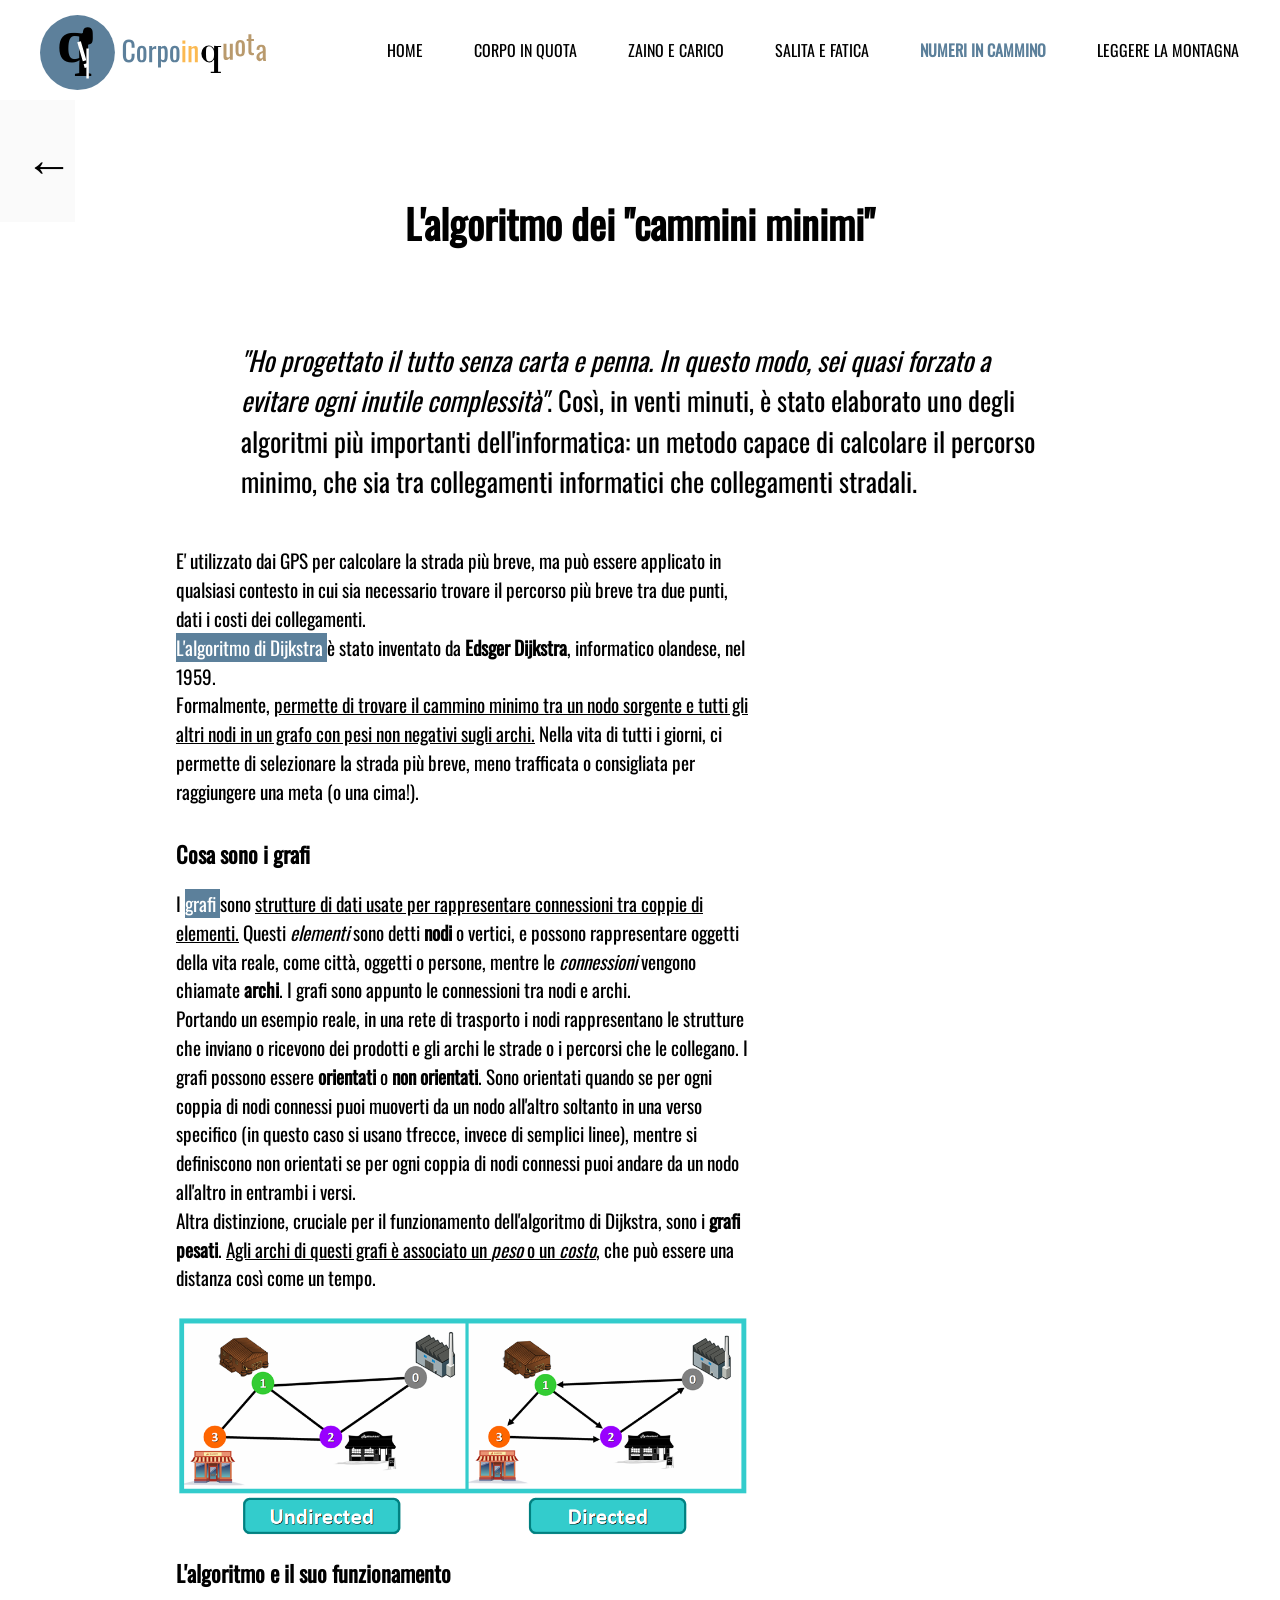
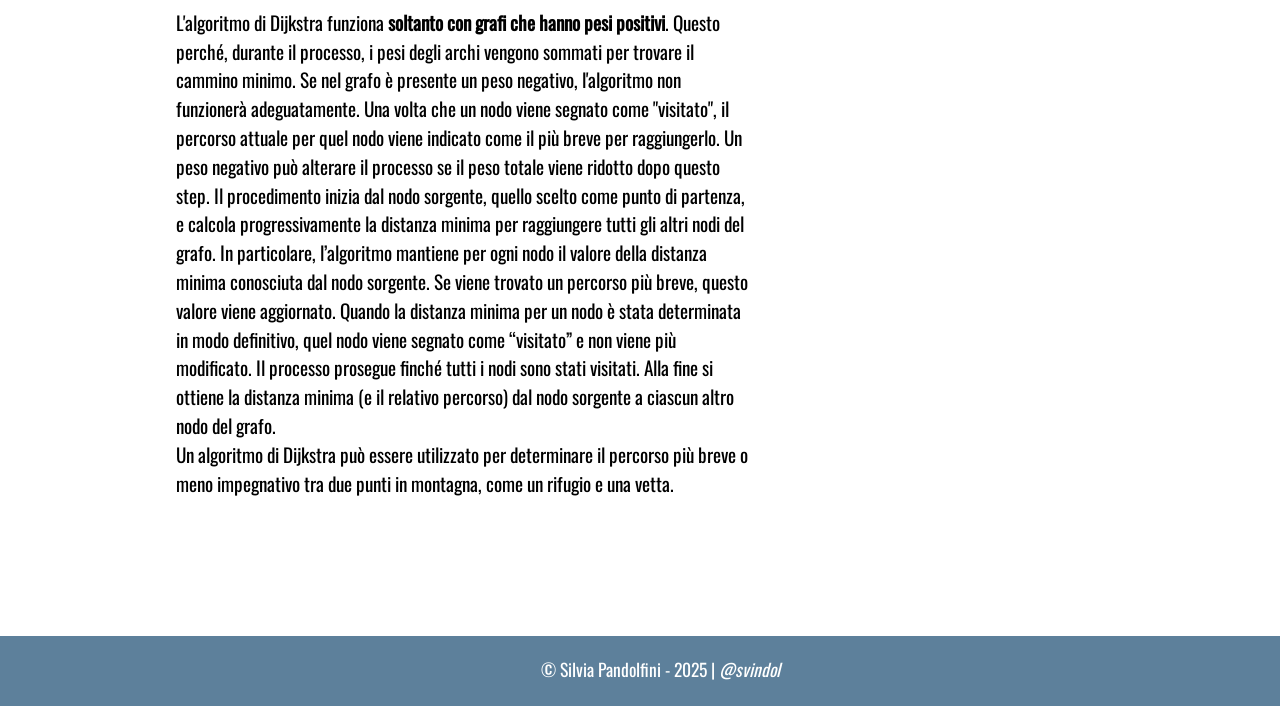
<file: algoritmo_di_Dijkstra.html>
<!DOCTYPE html>
<html>
    <head>
      <meta charset="UTF-8" />
      <meta name="viewport" content="width=device-width, initial-scale=1.0"/>
      <link rel="icon" href="illustrazioni/icona-corpoinquota.png" type="image/png">
      <title>L'algoritmo di Dijkstra | Corpoinquota</title>
      <link rel="stylesheet" href="fogli-esterni/style.css" />
      <link rel="stylesheet" href="fogli-esterni/responsive.css">
    </head> 
    <nav id="barranavigazione">
      <a href="index.html "><img id="logo" src="illustrazioni/logo-corpoinquota.svg"></a>
      <input type="checkbox" id="menu-toggle">
      <label for="menu-toggle" class="hamburger">☰</label>
      <div class="menu"> 
        <a href="index.html ">HOME</a>
        <a href="Corpo in quota.html">CORPO IN QUOTA</a>
        <a href="Zaino e carico.html">ZAINO E CARICO</a>
        <a href="Salita e fatica.html">SALITA E FATICA</a>
        <a href="Numeri in cammino.html" style="color:  #5c809b; font-weight: 800;">NUMERI IN CAMMINO</a>
        <a href="Leggere la montagna.html">LEGGERE LA MONTAGNA</a>
    </div>
    </nav>
      <body>
         <a href="javascript:history.back()" class="frecciaindietro">&larr;</a>
        <main>
            <section class="contenitore-nrincammino">
            
<h2>L'algoritmo dei "cammini minimi"</h2>
  <div class="introduzione">
                        <p><em>"Ho progettato il tutto senza carta e penna. In questo modo, sei quasi forzato a evitare ogni inutile complessità"</em>. Così, in venti minuti, 
                          è stato elaborato uno degli algoritmi più importanti dell'informatica: un metodo capace di calcolare il percorso minimo, che sia tra collegamenti 
                          informatici che collegamenti stradali.
                         </p>
                    </div>
                <div class="testo">
                    <p>
                    E' utilizzato dai GPS per calcolare la strada più breve, ma può essere applicato in qualsiasi contesto in cui sia necessario trovare il percorso più breve tra due punti, dati i costi dei collegamenti.<br>
                    <span class="markblue">L'algoritmo di Dijkstra </span> è stato inventato da <strong>Edsger Dijkstra</strong>, informatico olandese, nel 1959. <br>
                    Formalmente, <span class="underline">permette di trovare il cammino minimo tra un nodo sorgente e tutti gli altri nodi in un grafo con pesi non negativi sugli archi.</span>
                    Nella vita di tutti i giorni, ci permette di selezionare la strada più breve, meno trafficata o consigliata per raggiungere una meta (o una cima!).
                    </p>
                    <h3>Cosa sono i grafi</h3>
                    <p>I <span class="markblue">grafi </span>sono <span class="underline">strutture di dati usate per rappresentare connessioni tra coppie di elementi.</span>
                      Questi <em>elementi</em> sono detti <strong>nodi</strong> o vertici, e possono rappresentare oggetti della vita reale, come città, oggetti o persone, mentre le <em>connessioni</em> vengono chiamate <strong>archi</strong>. 
                      I grafi sono appunto le connessioni tra nodi e archi. <br>
                      Portando un esempio reale, in una rete di trasporto i nodi rappresentano le strutture che inviano o ricevono dei prodotti e gli archi le strade o i percorsi che le collegano.
                      I grafi possono essere <strong>orientati</strong> o <strong>non orientati</strong>. Sono orientati quando se per ogni coppia di nodi connessi puoi muoverti da un nodo all'altro 
                      soltanto in una verso specifico (in questo caso si usano tfrecce, invece di semplici linee), mentre si definiscono non orientati se per ogni coppia di nodi connessi
                      puoi andare da un nodo all'altro in entrambi i versi.<br>
                      Altra distinzione, cruciale per il funzionamento dell'algoritmo di Dijkstra, sono i <strong>grafi pesati</strong>. <span class="underline">Agli archi di questi grafi
                    è associato un <em>peso</em> o un <em>costo</em></span>, che può essere una distanza così come un tempo.
                    </p>
<figure class="immagine">
                      <img src="Immagini/grafi-orientati.png" >
                    </figure>
                    <h3>L'algoritmo e il suo funzionamento</h3>
                    <p>L'algoritmo di Dijkstra funziona <strong>soltanto con grafi che hanno pesi positivi</strong>. Questo perché, durante il processo, i pesi degli archi vengono sommati per trovare il cammino minimo.

Se nel grafo è presente un peso negativo, l'algoritmo non funzionerà adeguatamente. Una volta che un nodo viene segnato come "visitato", il percorso attuale per quel nodo viene indicato come il più breve per raggiungerlo. Un peso negativo può alterare il processo se il peso totale viene ridotto dopo questo step.
Il procedimento inizia dal nodo sorgente, quello scelto come punto di partenza, e calcola progressivamente la distanza minima per raggiungere tutti gli altri nodi del grafo.

In particolare, l’algoritmo mantiene per ogni nodo il valore della distanza minima conosciuta dal nodo sorgente. Se viene trovato un percorso più breve, questo valore viene aggiornato.
Quando la distanza minima per un nodo è stata determinata in modo definitivo, quel nodo viene segnato come “visitato” e non viene più modificato.

Il processo prosegue finché tutti i nodi sono stati visitati. Alla fine si ottiene la distanza minima (e il relativo percorso) dal nodo sorgente a ciascun altro nodo del grafo.
<br>Un algoritmo di Dijkstra può essere utilizzato per determinare il percorso più breve o meno impegnativo tra due punti in montagna, come un rifugio e una vetta. 
</p>




                   
                </div>
 
            </section>
        </main>
        
    <footer id="foo"> &copy; Silvia Pandolfini - 2025 | <em>&#64;svindol</em></footer>
  </body>
</html>
</file>
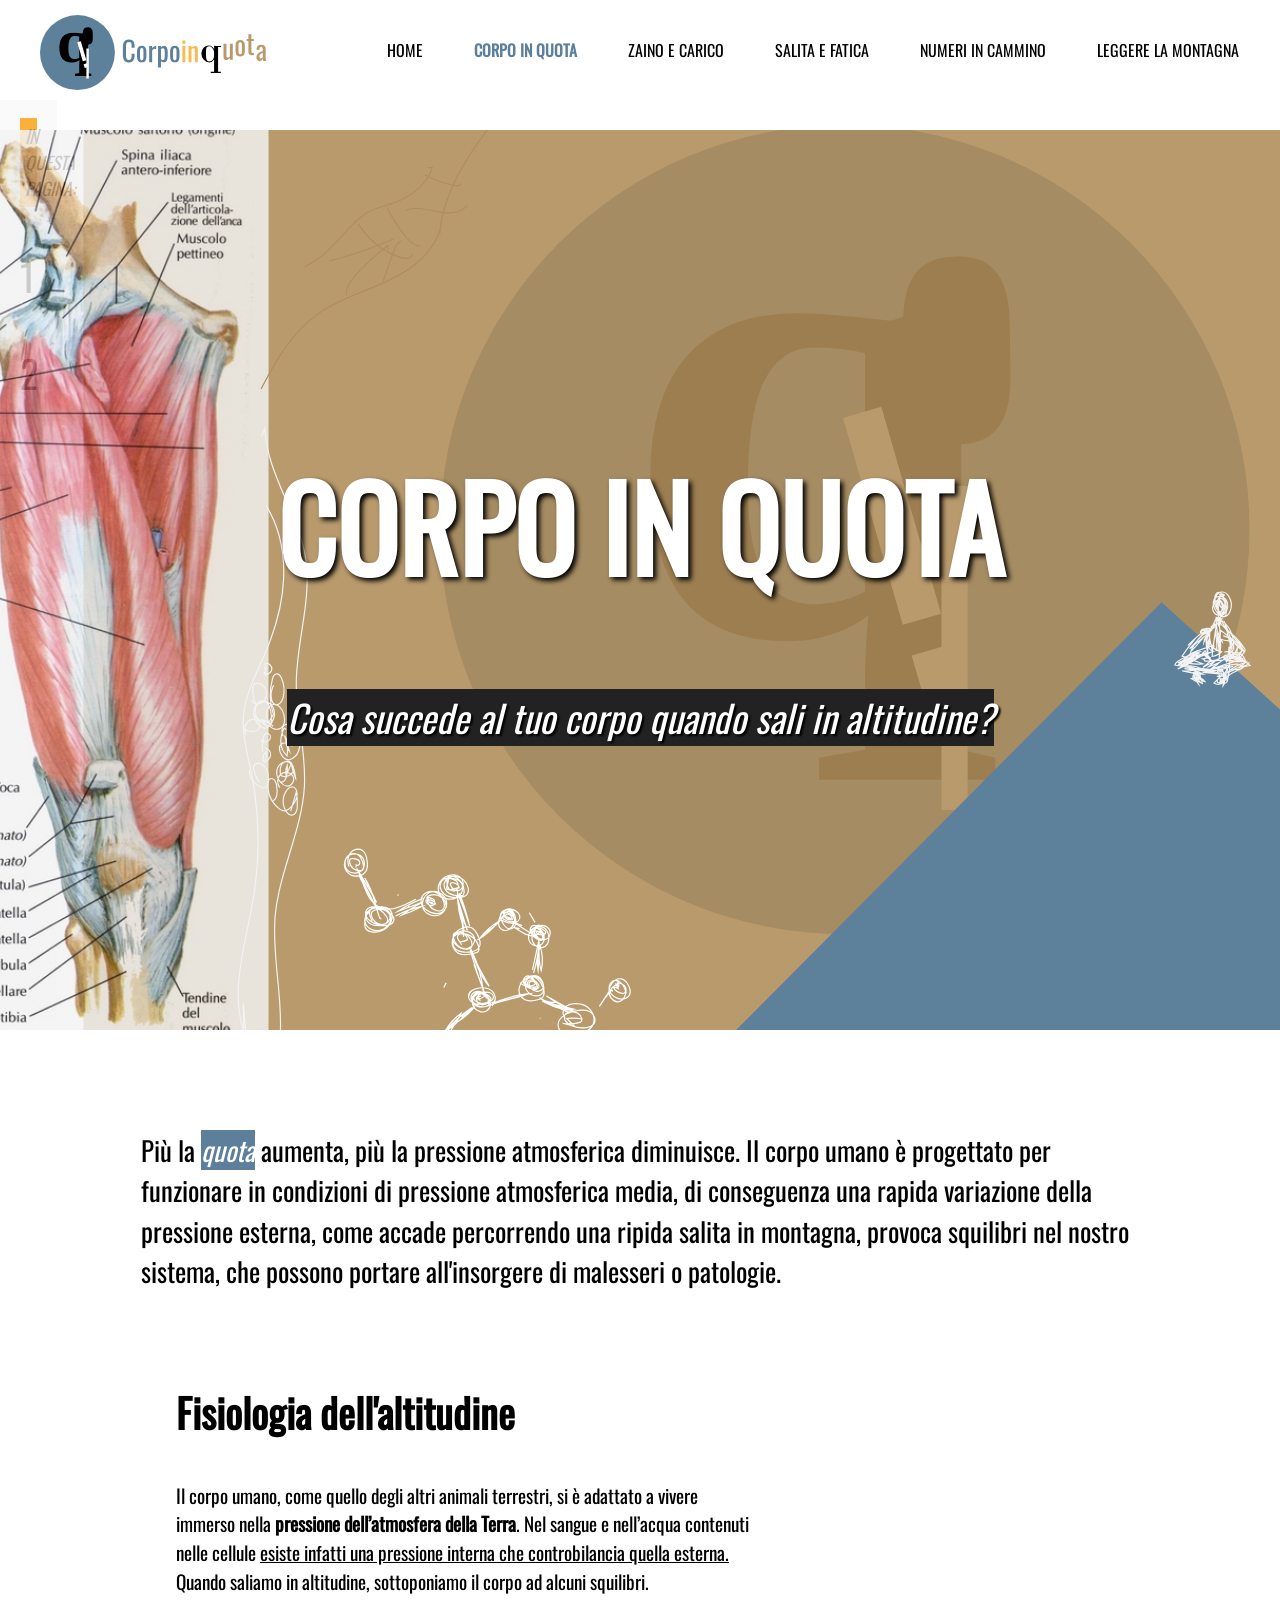
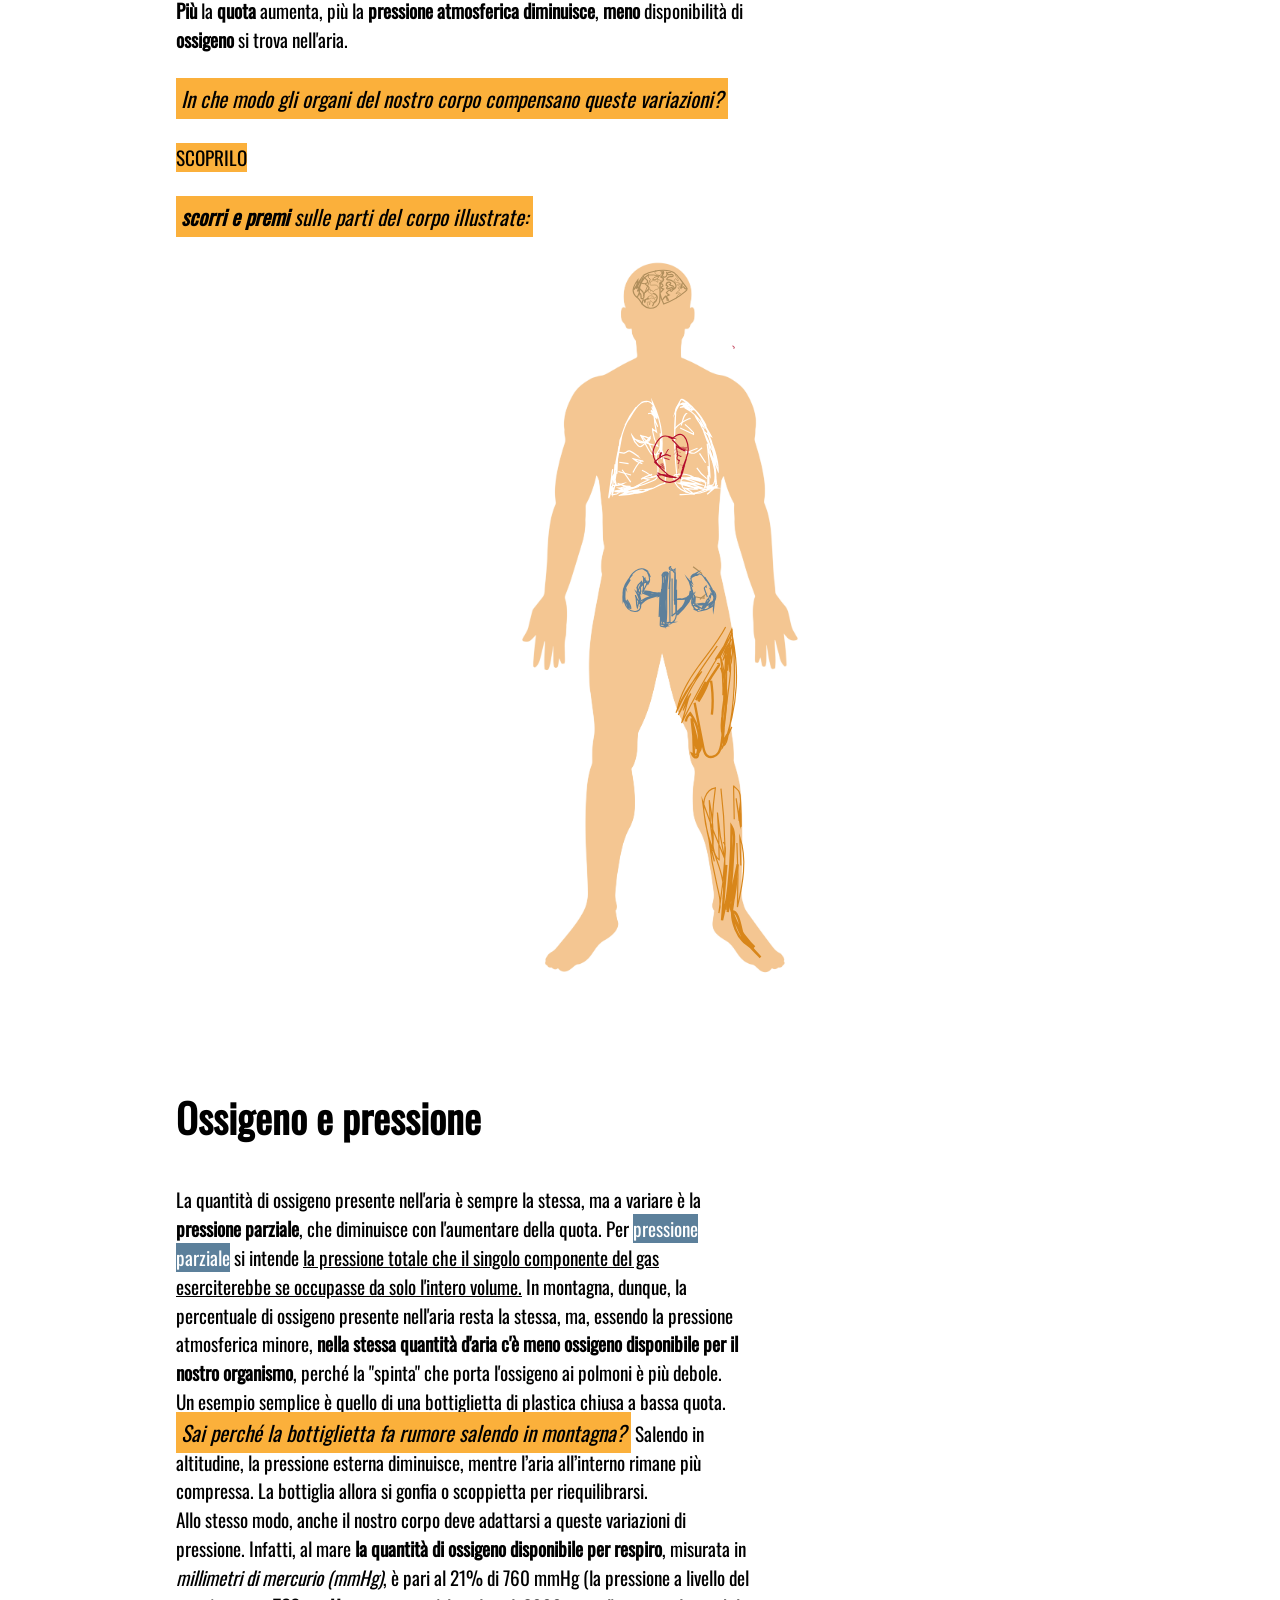
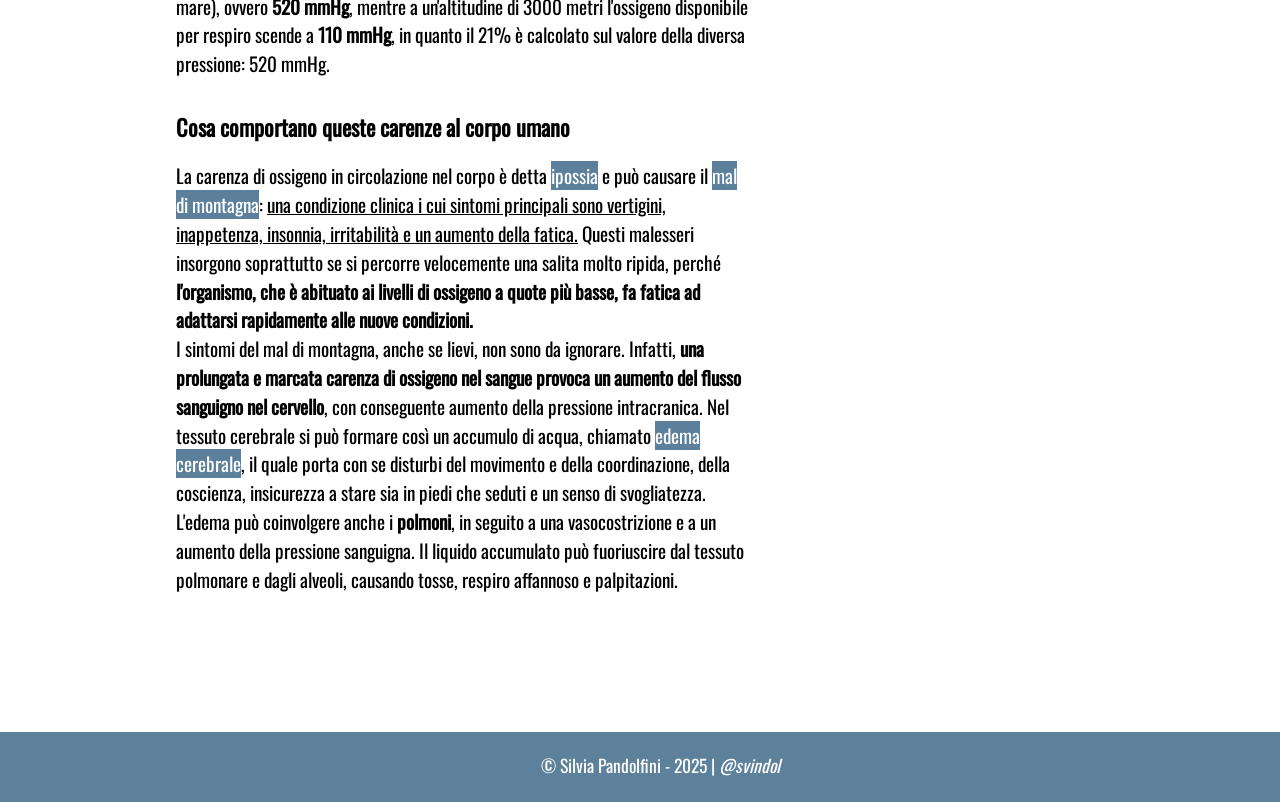
<file: Corpo in quota.html>
<!DOCTYPE html>
<html>
    <head>
        <meta charset="utf-8"> 
        <meta name="viewport" content="width=device-width, initial-scale=1.0"/>
        <link rel="icon" href="illustrazioni/icona-corpoinquota.png" type="image/png">
        <title>Corpo in quota | Corpoinquota</title>
        <link rel="stylesheet" href="fogli-esterni/style.css">
        <link rel="stylesheet" href="fogli-esterni/responsive.css">
    </head>  
    <body>
      <nav id="barranavigazione">
          <a href="index.html "><img id="logo" src="illustrazioni/logo-corpoinquota.svg"></a>
          <input type="checkbox" id="menu-toggle">
          <label for="menu-toggle" class="hamburger">☰</label>
          <div class="menu">
            <a href="index.html ">HOME</a>
            <a href="Corpo in quota.html"style="color: #5C809B; font-weight: 800;">CORPO IN QUOTA</a>
            <a href="Zaino e carico.html">ZAINO E CARICO</a>
            <a href="Salita e fatica.html">SALITA E FATICA</a>
            <a href="Numeri in cammino.html">NUMERI IN CAMMINO</a>
            <a href="Leggere la montagna.html">LEGGERE LA MONTAGNA</a>
          </div>
      </nav>
        <header class="hero" style="background-image:url(disegni-hero/hero\ corpo\ in\ quota.svg);"> 
            <h1>CORPO IN QUOTA</h1>
            <p class="domanda">Cosa succede al tuo corpo quando sali in altitudine?</p>
        </header>
        <main>
          <div class="introduzione">
            <p>
              Più la <em><span class="markblue">quota</span></em> aumenta, più la pressione atmosferica diminuisce. Il corpo umano è progettato per funzionare
              in condizioni di pressione atmosferica media, di conseguenza una rapida variazione della pressione esterna, come accade 
              percorrendo una ripida salita in montagna, provoca squilibri nel nostro sistema, che possono portare all'insorgere di malesseri o patologie. 
            </p>
          </div>
          <section class="contenitore">
            <div class="testo">
            <h2 id="fisioaltitudine">Fisiologia dell'altitudine</h2>
              <p>
                Il corpo umano, come quello degli altri animali terrestri, si è adattato a vivere immerso 
                nella <strong>pressione dell’atmosfera della Terra</strong>. Nel sangue e nell’acqua contenuti nelle cellule <span class="underline">esiste 
                infatti una pressione interna che controbilancia quella esterna.</span> Quando saliamo in altitudine, sottoponiamo il corpo
                ad alcuni squilibri. <br>
                <strong>Più</strong> la  <strong>quota</strong> aumenta, più la  <strong>pressione atmosferica diminuisce</strong>,  <strong>meno</strong> disponibilità di  <strong>ossigeno</strong> si trova nell'aria.<br><br>
                <span class="azione">In che modo gli organi del nostro corpo compensano queste variazioni? </span> <br><br>
                <span class="mark"> SCOPRILO <br><br><span class="azione"><strong>scorri e premi</strong> sulle parti del corpo illustrate:</span>
              </p></div>
              <div class="body-container">  
                <svg xmlns="http://www.w3.org/2000/svg" xmlns:xlink="http://www.w3.org/1999/xlink" viewBox="0 0 256.23 635.23" overflow="visible">
                    <g id="corpo">
                      <image width="3143" height="7792" transform="scale(0.08)" xlink:href="Immagini/corpo.jpg"> </image>
                    </g>
                    <g id="cervello" class="parte" tabindex="0" style="cursor:pointer">
                      <path class="cls-1" d="M308.25,139.51l-.76-3.87,2.3-1.08a7.9,7.9,0,0,1-2.35-2.11,6.09,6.09,0,0,1,3.4-2.42c-.55.49.18,1.5.9,1.36a1.81,1.81,0,0,0,1.22-1.67,1.48,1.48,0,0,0-.09-.81c-.35-.76-1.46-.73-2.22-.39a4.29,4.29,0,0,1-2.35.75.88.88,0,0,1-.52-.25c-.47-.56.3-1.3,1-1.61a1.72,1.72,0,0,0-1.52-1.1,2.56,2.56,0,0,1,1.89-2.74,1.63,1.63,0,0,1,1.82.65c.34.6-.14,1.55-.83,1.46.57,1,2.08.74,3,1.34a2,2,0,0,1,.61,2.55,3.43,3.43,0,0,0,1.39-4.53,6.63,6.63,0,0,0-1.86-1.91c-1-.82-2.24-1.68-3.56-1.53-.73.08-1.77.3-2-.41a1,1,0,0,1,.26-.85,3.6,3.6,0,0,1,3-1.44c.81,0,1.89.21,2.19-.54s-.6-1.4-1.37-1.39a23,23,0,0,1-2.3.3c-.77-.07-1.52-1-1-1.58a1.44,1.44,0,0,1,.61-.35,6.54,6.54,0,0,1,2.44-.32" transform="translate(-176.4 -97.82)"/>
                      <path class="cls-2" d="M315.62,137.68c.52-.89.81-1.91,1.37-2.78a2.79,2.79,0,0,1,2.54-1.45,1.85,1.85,0,0,0-1.87-.76,5.43,5.43,0,0,0-2,.83A4.06,4.06,0,0,1,318,131a1.21,1.21,0,0,0,.52-.29c.31-.36.05-.94-.3-1.26s-.83-.57-1-1a4.21,4.21,0,0,1,3.09.74,2.36,2.36,0,0,0-1.42-2,10,10,0,0,1-2.17-1.28,1.68,1.68,0,0,1,2.89.23c.11.3.13.62.26.91a.71.71,0,0,0,.75.46.63.63,0,0,0,.4-.49c.19-.8-.63-1.45-1.34-1.87l-1.81-1.07c-.63-.37-1.65-.62-1.91.06a3.87,3.87,0,0,0-1.27-1c-.45-.31-.85-.87-.64-1.37s1.1-.7,1.25-1.29a3.52,3.52,0,0,0,2.2,2.08c.41-1.71-1.2-3.13-2.23-4.55a1.06,1.06,0,0,1-.26-.57c0-.22.18-.44.39-.41s.27.4.06.44" transform="translate(-176.4 -97.82)"/>
                      <path class="cls-2" d="M292,145.24l-.86-3.4a1.46,1.46,0,0,1,0-1c.3-.59,1.28-.43,1.65.12a2.94,2.94,0,0,1,.21,2,12.74,12.74,0,0,0,.42-3.36c.34-.37,1-.06,1.27.36s.48.95.93,1.17c.61.3,1.31-.13,1.85-.53s1-.88.82-1.44a1.39,1.39,0,0,0-.47-.58,4.3,4.3,0,0,0-3-1.45c-1.35.13-2.5,1.5-3.81,1.15a3.1,3.1,0,0,1,6.09-.9l1.79-1.07a.94.94,0,0,0,.39-.35.75.75,0,0,0,0-.57,3,3,0,0,0-4-1.66,1,1,0,0,1-.5.16c-.44,0-.6-.6-.93-.9s-.81-.31-1.21-.48a1.6,1.6,0,0,1,1-3l.24,1.72,1.25-.76L296,132c.95-1.22,2.24-2.59,3.76-2.26a1.76,1.76,0,0,0,.48-2.57,3.34,3.34,0,0,0-2.65-1.16c-1,0-2,.16-3,.15a1.26,1.26,0,0,1-1.06-.38,1.15,1.15,0,0,1-.19-.6,3.07,3.07,0,0,1,2.72-3,5,5,0,0,1,4,1.54,3,3,0,0,0-.82-3.08l3.81,1.8-1.08,1.35a.72.72,0,0,0-.18.36c0,.29.37.47.65.36a1.3,1.3,0,0,0,.59-.63c.81-1.45,1.45-3.35.46-4.69a4.87,4.87,0,0,0-2.76-1.49,5,5,0,0,1-2.78-1.46c-.64-.85-.45-2.37.58-2.64l0,1.15" transform="translate(-176.4 -97.82)"/>
                      <path class="cls-1" d="M282.68,136.18l1.58-3.55a2.76,2.76,0,0,1,1.31,1.46,9.22,9.22,0,0,1,.22,3.07.48.48,0,0,0,.08.31.51.51,0,0,0,.27.12,1.9,1.9,0,0,0,1.29,0,1.84,1.84,0,0,0,.86-1.47,5.92,5.92,0,0,0-1-4.21c-1.24-1.8-3.41-2.81-4.58-4.66l.77.46" transform="translate(-176.4 -97.82)"/>
                      <path class="cls-1" d="M288.21,119.21l3.05,3c-.32.35.12.88.11,1.35s-.5.83-1,1a5.28,5.28,0,0,1-5.49-1.19l.42.48" transform="translate(-176.4 -97.82)"/>
                      <path class="cls-1" d="M286.37,142.6l1.06-3.71c.17.25.53-.16.84-.18s.46.43.48.77l.05,1.16c.24.15.44-.22.47-.5l.12-1.23a.79.79,0,0,1,.16-.5.81.81,0,0,1,.3-.17l2.73-1.09" transform="translate(-176.4 -97.82)"/>
                      <path class="cls-1" d="M321.11,124.26l-1.24,3.94,1.62-.48a1.29,1.29,0,0,1,.55-.07c.37.07.57.45.78.77a2,2,0,0,0,.9.79,1.08,1.08,0,0,0,1.13-.17" transform="translate(-176.4 -97.82)"/>
                      <path class="cls-1" d="M302.33,132.42l2.72-2.93a8.79,8.79,0,0,1-1.23-.39c-.57-.23-1.2-.87-.81-1.35.23-.28.67-.25,1-.42.65-.35.54-1.4,0-1.87a3.5,3.5,0,0,0-2.09-.56,11.84,11.84,0,0,1,2.2-1.9c.72-.66,1.23-1.82.63-2.59s-1.47-.67-2.09-1.19a15.54,15.54,0,0,0,2-2.67,2.39,2.39,0,0,0,.43-1.2.93.93,0,0,0-.71-.94,13.19,13.19,0,0,0-.27,2.94,2.71,2.71,0,0,0,.15.93,1.75,1.75,0,0,0,2.13.88,2.37,2.37,0,0,0,1.51-1.89,3.9,3.9,0,0,0-.46-2.45" transform="translate(-176.4 -97.82)"/>
                      <path class="cls-1" d="M304,138.83a31.36,31.36,0,0,1,2.65-3.21c.19.45.65.7,1,1a6.58,6.58,0,0,1,1.68,2.75l-.07-.45" transform="translate(-176.4 -97.82)"/>
                      <path class="cls-1" d="M295.53,144.2l1.7-3.78a.62.62,0,0,0,.6.15,1.24,1.24,0,0,0,.67-.79l.58-1.32a4.77,4.77,0,0,0,.51-1.79,3.16,3.16,0,0,0-1.14-2.27,9.18,9.18,0,0,0-2.23-1.34l.37.24" transform="translate(-176.4 -97.82)"/>
                      <path class="cls-1" d="M289.35,125.29c1.11.88,2.18,1.81,3.2,2.78a2.88,2.88,0,0,1-.55,1.7,5.91,5.91,0,0,1-.93.94l-1.71,1.46c-.2.17-.55.33-.69.1" transform="translate(-176.4 -97.82)"/>
                      <path class="cls-1" d="M282.59,131.6l5.81-14.24a36.58,36.58,0,0,1,16.9-3.92c3.06,0,6.23.5,8.78,2.19a20.75,20.75,0,0,1,4.8,5l5.55,7.32a2.8,2.8,0,0,1,.59,1.08c.2,1-.6,1.8-1.33,2.42a60.47,60.47,0,0,1-18.52,10.8,28.86,28.86,0,0,1-3-18.33l-.34,13.54a11.89,11.89,0,0,1-.48,3.62,7,7,0,0,1-2.8,3.42,8.75,8.75,0,0,1-10.49-.95c-2-1.84-2.94-4.52-4.91-6.33-.77-.71-1.68-1.28-2.39-2.06a7.63,7.63,0,0,1-1.3-7.09,20.83,20.83,0,0,1,3.61-6.55,14.72,14.72,0,0,1-3.37,8.46q2.88-4.83,6.15-9.42a67,67,0,0,1-4.22,8.59l1-2.13,1.66,5.37a15.91,15.91,0,0,1,8.1-15.27" transform="translate(-176.4 -97.82)"/>
                      <path class="cls-3" d="M287.71,135.76l6-14.69a3.21,3.21,0,0,1-1.87-3.58,20.39,20.39,0,0,1,9.33,1,4.85,4.85,0,0,1-5.6,2.71,4.4,4.4,0,0,1,3-2.22,11,11,0,0,0,3.63-1.37c1.05-.77,1.63-2.38.81-3.39l-.76.85" transform="translate(-176.4 -97.82)"/>
                      <text class="label" x="50" y="75" text-anchor="end">
                        <tspan x="50" dy="0">La minore quantità di ossigeno provoca una diminuzione delle</tspan>
                        <tspan x="50" dy="1.2em"> prestazioni del cervello, che si possono manifestare con</tspan>
                        <tspan x="50" dy="1.2em"> mal di testa, vertigini, nausea e spossatezza.</tspan>
                        <tspan x="50" dy="1.2em"> Nei casi più estremi la prolungata e marcata</tspan>
                        <tspan x="50" dy="1.2em">carenza di ossigeno può causare un accumulo di liquidi</tspan>
                        <tspan x="50" dy="1.2em">nel tessuto cerebrale.</tspan>
                      </text>
                    </g>
                    <g id="polmoni" class="parte" tabindex="0">
                      <path class="cls-4" d="M295.75,227.61l.38,7.87-.22-7.91.61,5.24a6.23,6.23,0,0,0-8-7.19l2.25-.07c-3.79-.46-7,2.64-9.31,5.67a68.46,68.46,0,0,0-6.14,9.65l6.17-10.29a76.4,76.4,0,0,0-9.35,15.15l4.83-7.79c-5.54,6.76-7.66,15.63-9.61,24.16a14.17,14.17,0,0,1,1.9-7.19l-2.83,15.33a25.87,25.87,0,0,1,.5-6.91c-.78,7-1.8,14-3.08,20.9a66,66,0,0,1,1.93-14.13l-.65,17.14-.06-6.68q-.62,7.41-1.89,14.75l.35-16.24c-.47,9.22-1,18.66-4.63,27.14a40.09,40.09,0,0,1,1.44-8.84,99.82,99.82,0,0,1-2.26,10.54l3.45-24.53a28.66,28.66,0,0,0-.83,9.63,12.35,12.35,0,0,1,1.34-4.17l-.25,7.2a1.42,1.42,0,0,0,.22,1,1.32,1.32,0,0,0,1,.32,14.45,14.45,0,0,0,7.35-1.7L264.61,297l-.5-2.42q-1.25,5.22-2.85,10.34a12.46,12.46,0,0,1,.76-6.22L260.87,305a9,9,0,0,0,6.81-2.08l-4.72-.66a106.91,106.91,0,0,0,14.54.33,30.4,30.4,0,0,0-8.83-.42,29.06,29.06,0,0,0,15.43-1.22,39.61,39.61,0,0,0-15.65,4.28,47.25,47.25,0,0,0,15.64-3.05,30.17,30.17,0,0,0-15.6,3.32,95.86,95.86,0,0,0,18.6-2.95,34.52,34.52,0,0,0-8.73,1.57A33.68,33.68,0,0,0,295,299.7l-6.47,1.19c6.1,1.19,11.38-4.55,17.53-5.44a59.32,59.32,0,0,0-1.34-24.8,29.26,29.26,0,0,0,1.58,10.08q-1.6-9.63-4.08-19.1a57.67,57.67,0,0,0,.92,13.05l-1-22.1a54.57,54.57,0,0,0,1.5,12.32,78.58,78.58,0,0,0-8-38.51,76.09,76.09,0,0,0,4.15,12.82,18.31,18.31,0,0,0-4.15-7.31,70.42,70.42,0,0,0,3.93,8.56l-5.26-7.58,4.73,6a39.59,39.59,0,0,0-4.81-5.13L297.6,238l-3-2.28,1.85,1.7a3.8,3.8,0,0,0-4.67-1.51" transform="translate(-176.4 -97.82)"/>
                      <path class="cls-4" d="M285.25,254l6.34,11.57a22.53,22.53,0,0,0,3.69,5.43" transform="translate(-176.4 -97.82)"/>
                      <path class="cls-4" d="M268.46,298.93l8.47-1-6.86-.19" transform="translate(-176.4 -97.82)"/>
                      <path class="cls-4" d="M265.71,295.48l10.46,3.87-9.69.1a41,41,0,0,0,11.78,3.38,64.9,64.9,0,0,1-10.67-1.37,27,27,0,0,0,7.54-.71,44.68,44.68,0,0,0-9.85.92c5.14.95,10.35-.78,15.29-2.48a63.09,63.09,0,0,0-8.25.15,45.83,45.83,0,0,0,11.49-1.23l-12.87,2.43" transform="translate(-176.4 -97.82)"/>
                      <path class="cls-4" d="M318.91,226.93l-4.14,8a35.6,35.6,0,0,1,4.63-10.22,2.24,2.24,0,0,1,1.1-1A2.12,2.12,0,0,1,322,224a19.59,19.59,0,0,1,7.17,6.17,24,24,0,0,1-8.26-3.52l8.61,6.82-9.25-6.21c2.83-1.16,6,.61,8.33,2.54a45.16,45.16,0,0,1,10.79,12.84c-5.06-5.8-8.41-13.74-15.5-16.75a51.6,51.6,0,0,1,19.49,26.18,126.06,126.06,0,0,1-6.58-12q4.83,7.52,9,15.38a18.81,18.81,0,0,1-5.54-4.08" transform="translate(-176.4 -97.82)"/>
                      <path class="cls-4" d="M339.55,298.34a34.56,34.56,0,0,1,11.55,1c-4.09.25-8.18.69-12.24,1.32a21.44,21.44,0,0,0,8.37-.06l-5,4.12a104.2,104.2,0,0,1,9.15-7.37,15.15,15.15,0,0,1-9.4,1.17,4.59,4.59,0,0,1,4.2-1.31l-5.06,1.47a26.11,26.11,0,0,0,5.71.58,2.6,2.6,0,0,0,2-.59,2.66,2.66,0,0,0,.53-1.56,55.44,55.44,0,0,0-4.69-29.26c2.42,8.75,4.86,17.57,5.45,26.63-3.71-12.95.37-27.87-6.24-39.62L351.75,282a283.48,283.48,0,0,0-9.27-30c4.58,10.57,9.24,21.51,9.18,33-4.72-9.21-2.18-21.14-7.87-29.79a99,99,0,0,1,5.09,36,9.94,9.94,0,0,1-1,4.52,9.51,9.51,0,0,1-4,3.38A49.66,49.66,0,0,1,318.68,305" transform="translate(-176.4 -97.82)"/>
                      <path class="cls-4" d="M279.93,257.66l13,4.17q-3.5-3.36-6.78-6.92a20.66,20.66,0,0,1,7.3,2.52q-3.24,3-6.69,5.86a2.9,2.9,0,0,1-1.89.88,2.71,2.71,0,0,1-1.66-.94,18.32,18.32,0,0,1-5-8.48,19.28,19.28,0,0,0,4.53,4.78,6.47,6.47,0,0,0,6.28.74,9.72,9.72,0,0,0,2.85-2.54l1.74-2a5.37,5.37,0,0,1-1.38,4" transform="translate(-176.4 -97.82)"/>
                      <path class="cls-4" d="M278.86,286.12c1.67-3.34,3.41-6.78,6.22-9.26a2.49,2.49,0,0,1,1.22-.69c.47-.07.89-.22,1,.25l-8.1-2a15,15,0,0,0,7.67,4.16" transform="translate(-176.4 -97.82)"/>
                      <path class="cls-4" d="M286.56,284.3a37,37,0,0,1,7.55,4.51,5.37,5.37,0,0,0,1.78,1.05c1.3.34,2.61-.41,3.65-1.26a21,21,0,0,1-12.67,2.25l5.57,1.51a67.76,67.76,0,0,0-11.54,6,76,76,0,0,0,15-5.19,7.53,7.53,0,0,0,3.19-2.28,7.83,7.83,0,0,0,1-4c.26-3.38.5-6.85-.49-10.09a19.34,19.34,0,0,1-.94-3.3,3.36,3.36,0,0,1,1.08-3.1,1.89,1.89,0,0,1,2.85.72,22.29,22.29,0,0,1,.74-10.26,27.45,27.45,0,0,1-4.44,9.59c-.24.33-.57.69-1,.63a1.19,1.19,0,0,1-.7-.57,35.39,35.39,0,0,1-4.44-8.89l7.09,1.91a33.36,33.36,0,0,1-4.23-14.47l3.36,2.51a63.82,63.82,0,0,1-2-13,52.55,52.55,0,0,0,3,8.43" transform="translate(-176.4 -97.82)"/>
                      <path class="cls-4" d="M314.42,248.8A35.14,35.14,0,0,1,327.1,240c.18-.07.4-.13.53,0s-.19.38-.22.19" transform="translate(-176.4 -97.82)"/>
                      <path class="cls-4" d="M319.16,248.2l11.41,5.29a5.18,5.18,0,0,0-.2-2" transform="translate(-176.4 -97.82)"/>
                      <path class="cls-4" d="M320,246c1.41-3.27,1.42-7.3,3.95-9.8.32-.31,1-.5,1.1-.06" transform="translate(-176.4 -97.82)"/>
                      <path class="cls-4" d="M323.26,245.05a67.23,67.23,0,0,1,6.67,6.4" transform="translate(-176.4 -97.82)"/>
                      <path class="cls-4" d="M318.9,265.92a73.38,73.38,0,0,0,7.54,2.92c1.67.55,3.6,1.27,5.23.7,2.11-.74,4.45-3.23,6.27-4.55" transform="translate(-176.4 -97.82)"/>
                      <path class="cls-4" d="M323.73,269.82q5-2.44,10.3-4.4" transform="translate(-176.4 -97.82)"/>
                      <path class="cls-4" d="M340.93,277.83l-4.9-7.62-.38.51" transform="translate(-176.4 -97.82)"/>
                      <path class="cls-4" d="M333.41,282.15a36.26,36.26,0,0,0,8.41,9.23" transform="translate(-176.4 -97.82)"/>
                      <path class="cls-4" d="M266.37,285.27l10.85,3" transform="translate(-176.4 -97.82)"/>
                      <path class="cls-4" d="M269.6,283.8l7.34,10.54" transform="translate(-176.4 -97.82)"/>
                      <path class="cls-4" d="M285.71,291.89a36,36,0,0,1,9.53-4.17" transform="translate(-176.4 -97.82)"/>
                      <path class="cls-4" d="M267.09,277.37l8,1.15" transform="translate(-176.4 -97.82)"/>
                      <path class="cls-4" d="M267.08,268.92c1.48.24,3.29,1,4.76.51,2.08-.64,2.34-2.18,4.53-1.59s5.05,3.32,7,4.64a.37.37,0,0,1,.19-.57" transform="translate(-176.4 -97.82)"/>
                      <path class="cls-4" d="M316.62,289.07l-.15,1.12q-1.41-13.31-2-26.66c-.35-8.4.21-16.45.54-24.82a134.55,134.55,0,0,0-.48,14.48l.82-18.83a10,10,0,0,1,.57-3.5,5.26,5.26,0,0,1,8.13-1.62l-2.58-.8A21.19,21.19,0,0,1,328,232.9a8.42,8.42,0,0,0-9-2.32,11.36,11.36,0,0,1,11.65,2,18.19,18.19,0,0,1-7.68-1.67,36.24,36.24,0,0,1,16.49,16.54,29,29,0,0,1-7.73-10.24,139.87,139.87,0,0,1,14.05,28.54,56.07,56.07,0,0,1-7.1-17.26,109.6,109.6,0,0,1,7.8,27.09,56.82,56.82,0,0,1-4.22-14q1.74,13.77,2.37,27.65a18.23,18.23,0,0,1-1.64-8.52,97.58,97.58,0,0,1,.73,14.7,18.63,18.63,0,0,1-.95-6.83v10.51a3.41,3.41,0,0,1-.32,1.82,3.3,3.3,0,0,1-1.7,1.21,22.89,22.89,0,0,1-16.4.75c-5.26-1.91-9.66-6.46-10.73-12a2.89,2.89,0,0,1,0-1.43c.32-1,1.52-1.43,2.56-1.63a22.25,22.25,0,0,1,19,5.52,50.67,50.67,0,0,0-15-2.83,108.14,108.14,0,0,1,17.63,6.28q-8.94-1.8-18-2.8a41.94,41.94,0,0,1,16.31,5,48.58,48.58,0,0,1-18.69-3.79,49.41,49.41,0,0,1,21.32,4.42,34.2,34.2,0,0,1-17.36-3.57,28.58,28.58,0,0,1,12,4.24,32.29,32.29,0,0,1-9.46-.53,30.33,30.33,0,0,1,6.94,4.84,11.77,11.77,0,0,1-10.94-9.78,4,4,0,0,1,.17-2.14c.61-1.35,2.3-1.79,3.77-1.94a26.22,26.22,0,0,1,16,3.61,50,50,0,0,1-10.52-4.33,23.32,23.32,0,0,1,10.41,3.12,19.44,19.44,0,0,1-7.61-1.45c2.49-.09,5.19,0,7.16,1.51s2.44,5.07.29,6.32" transform="translate(-176.4 -97.82)"/>
                    <text class="label" x="365" y="75" text-anchor="start">
                      <tspan x="200" dy="0">Visto che l'aria in alta quota è meno densa, c'è meno quantità di</tspan>
                      <tspan x="200" dy="1.2em">ossigeno per respiro. Il corpo aumenta così la frequenza respiratoria per far arrivare</tspan>
                      <tspan x="200" dy="1.2em">più ossigeno ai muscoli e agli organi. Nei polmoni, i vasi sanguigni si restringono, </tspan> 
                      <tspan x="200" dy="1.2em">aumentando la pressione del sangue in quest'area. </tspan> 
                      </text>
                    </g>
                    <g id="cuore" class="parte" tabindex="0">
                     <rect x="160" y="200" width="80" height="90" fill="transparent" pointer-events="all" tabindex="0" />
                      <path class="cls-5" d="M310,289.3q-6.61-5.94-12.84-12.29l5.7,4.58a15.56,15.56,0,0,1-6.78-12.75l-.16,1.42c-.22-2.67.87-5.26,2-7.68,1.51-3.13,3.52-6.46,6.86-7.39,2.83-.78,5.78.4,8.47,1.56l-2.91-.39,2.1,1.14c2.08-2.21,4.84-4.63,7.77-3.8,1.91.55,3.17,2.35,4,4.15a20.1,20.1,0,0,1-.06,16.66l1.74-5.35a127.91,127.91,0,0,1-4.71,13.34l3.39-8.45a84.48,84.48,0,0,1-4.28,12.27,11.87,11.87,0,0,1,2.24-5.22,46.13,46.13,0,0,1-3.48,10.3l2.11-6.37a11.5,11.5,0,0,1-21.54,3.27,29.16,29.16,0,0,1,15.41,2.1,28.37,28.37,0,0,1-15.24-4" transform="translate(-176.4 -97.82)"/>
                      <path class="cls-5" d="M312.45,258.45c3.92,3,6.47,8.16,11.27,9.36a27.47,27.47,0,0,1-8-4l5.56,3" transform="translate(-176.4 -97.82)"/>
                      <path class="cls-5" d="M297.47,277.06a24,24,0,0,1,6.52-5,7.61,7.61,0,0,1,3.84-1.23c1.16,0,2.1,1.7,3.39,1" transform="translate(-176.4 -97.82)"/>
                      <path class="cls-6" d="M365,180.4a1.39,1.39,0,0,0-1.14-2.28" transform="translate(-176.4 -97.82)"/>
                      <path class="cls-6" d="M316.75,286.55v.31" transform="translate(-176.4 -97.82)"/>
                      <path class="cls-6" d="M318.59,275.85l-.64-.58a3.18,3.18,0,0,1-.64,3.59" transform="translate(-176.4 -97.82)"/>
                      <path class="cls-6" d="M302.18,269.24l-.41,4a15.61,15.61,0,0,1,1.06-4.2l-.55,3.48a5.81,5.81,0,0,1,1-3.33l.05.6" transform="translate(-176.4 -97.82)"/>
                      <path class="cls-6" d="M305.06,273.6l5.05,1.57" transform="translate(-176.4 -97.82)"/>
                      <path class="cls-6" d="M306.35,271.32a21,21,0,0,1,2.65-4.88l.09.5" transform="translate(-176.4 -97.82)"/>
                      <path class="cls-6" d="M316.11,262.94a20,20,0,0,0,.56,5.92A6.74,6.74,0,0,1,317,272a13.9,13.9,0,0,0-.53,1.74,2.11,2.11,0,0,0,2,2.23l.14-.64" transform="translate(-176.4 -97.82)"/>
                      <path class="cls-6" d="M316.18,270.62l3.71,1.93a.22.22,0,0,1,0-.4.22.22,0,0,1,.24.32" transform="translate(-176.4 -97.82)"/>
                      <path class="cls-7" d="M313.85,271a10,10,0,0,0,1.08-1.34c.29-.42.62-.92,1.14-.94" transform="translate(-176.4 -97.82)"/>
                      <path class="cls-7" d="M313.89,267.41l3.1-2.77a1.25,1.25,0,0,1,1-.45" transform="translate(-176.4 -97.82)"/>
                      <path class="cls-7" d="M316,268l3.78,1.15" transform="translate(-176.4 -97.82)"/>
                      <path class="cls-7" d="M317.76,282.88l.35-4.93" transform="translate(-176.4 -97.82)"/>
                      <path class="cls-7" d="M319,279.45l4.3,1.36a.55.55,0,0,1,0-.45" transform="translate(-176.4 -97.82)"/>
                      <path class="cls-7" d="M318.82,264.51a38.72,38.72,0,0,0,6.46.27,21.87,21.87,0,0,1-5.07.8,26.35,26.35,0,0,1,4.52.38l-3,.14a5.1,5.1,0,0,0,2.25.39,6.13,6.13,0,0,0-1.48.07,10.85,10.85,0,0,0,2.95.75,27.93,27.93,0,0,1-4.43-.94l1.7,0a18.43,18.43,0,0,1-3.88-1.36l2.89-.56c.32-.07.72-.1.9.18" transform="translate(-176.4 -97.82)"/>
                      <path class="cls-7" d="M302.08,279.79a5.32,5.32,0,0,1,.84-1.11,19.54,19.54,0,0,0,2.89,2.86l-2.36-1.62,2.74,3.45-3.55-2.53c.84.86,1.72,1.69,2.63,2.48l-2.62-2.3,2.56,1.43c-.73-1.12-1.49-2.22-2.29-3.3l1.81,1.6-1.2-2.54,1.41,1.22-.45-.82a1.27,1.27,0,0,1,.45.38" transform="translate(-176.4 -97.82)"/>
                    <text class="label" x="195" y="205" text-anchor="left"><tspan x="200" dy="0">Per far fronte alla carenza di ossigeno, il cuore deve pompare più sangue, </tspan>
                      <tspan x="200" dy="1.2em">e la frequenza cardiaca aumenta.</tspan>
                      <tspan x="200" dy="1.2em">Al cuore viene quindi richiesto uno sforzo maggiore, che </tspan>
                      <tspan x="200" dy="1.2em">può portare a un aumento della pressione sanguigna. </tspan> 
                    </text>
                   </g>
                    <g id="reni" class="parte" tabindex="0">
                      <path class="cls-1" d="M330.23,366.62l6.72,5.11c.36.27.76.67.61,1.09" transform="translate(-176.4 -97.82)"/>
                      <path class="cls-8" d="M341.24,378.36l-1.7-2.87a70.23,70.23,0,0,1,6.67,10.21l-6-10a60.55,60.55,0,0,1,6.44,10.51l-2.74-4.78q2.67,5.35,4.91,10.9a40.62,40.62,0,0,0-2.89-6.29,25.52,25.52,0,0,1,2.47,9.54l.12-1.78a8.07,8.07,0,0,1-1.85,4.28,3.5,3.5,0,0,1,.74-2.2l-3.87,5a6.19,6.19,0,0,1,1.49-1.77,2.77,2.77,0,0,1-1.09,2,14.19,14.19,0,0,0,4.33-11.58,52.8,52.8,0,0,1-.71,14c-.17-2.93.5-5.84.71-8.78s-.14-6.1-2-8.36a6.54,6.54,0,0,1-1.49,12,10.53,10.53,0,0,1,2.78-2.54L341.22,400a7.21,7.21,0,0,1,6.3-.51,11.6,11.6,0,0,1-4.19,2.29l2.05-.59a19.09,19.09,0,0,1-8.31,3l3-1-9-3.35a9.08,9.08,0,0,1,5.52,1.85,23.16,23.16,0,0,1-3.89-2.64l2.77,3.89a10.73,10.73,0,0,1-4.85-.08,13.43,13.43,0,0,1,3.55,1.41,10.88,10.88,0,0,1-5.14-7.49,3.55,3.55,0,0,0,.41,2l0-7.53.24,3.93a36.46,36.46,0,0,1,.24-6.44,4.66,4.66,0,0,1-.42,3l-.44-6a3.37,3.37,0,0,0-.67-2.14,5.43,5.43,0,0,0,1.1,4.24L327.18,380l2.8,3.74a57.32,57.32,0,0,1-4.39-6.71,26,26,0,0,0,3.71,3.48,8,8,0,0,1-.72-5.18c.5-1.7,2.41-3.09,4.06-2.43a5.83,5.83,0,0,1-3.08,1.33,25.51,25.51,0,0,1,4.54-2.79l-4.37,3.88c1.77-.82,3.53-1.73,5.34-2.45a2.1,2.1,0,0,1-2,1.2C337.07,370.46,339.58,375.55,341.24,378.36Z" transform="translate(-176.4 -97.82)"/>
                      <path class="cls-1" d="M330.92,392.06q4.23,1,8.54,1.53a2.91,2.91,0,0,1,.65-2.65,17.57,17.57,0,0,0-4,3.5" transform="translate(-176.4 -97.82)"/>
                      <path class="cls-8" d="M342.39,392.53c-.67-1.85-1.36-3.69-2-5.55-.76-2.18-1-2.37.8-3.8a.85.85,0,0,0,.75,1" transform="translate(-176.4 -97.82)"/>
                      <path class="cls-8" d="M333.9,399.21l8.59.09c-.06-.79-1-1.11-1.83-1.19a22.41,22.41,0,0,0-5.61.14,21.1,21.1,0,0,0,6.73,0l-3.35,3.17a9.34,9.34,0,0,1,4.23-4,7.62,7.62,0,0,1-2.28,3.36A3.33,3.33,0,0,1,342,397.9a5.62,5.62,0,0,1-2.63,4.34,3.93,3.93,0,0,1,.81-3.92,9.92,9.92,0,0,1-2.29,3.12,22.89,22.89,0,0,1,6.1-5.67,10.8,10.8,0,0,1-3.15,3.94,7.48,7.48,0,0,1,2.79-6.16l0,2.35a7.43,7.43,0,0,1,.73-4.52l.67,1.33.41-3.24a10.45,10.45,0,0,1,2.37,2.08c-.69-1.66-1.47-3.28-2.32-4.87a6.47,6.47,0,0,1,1.89,3.54" transform="translate(-176.4 -97.82)"/>
                      <path class="cls-8" d="M287.05,374.64l3.14,4.17c.49.65,1,1.47.69,2.22a20.67,20.67,0,0,1-2.93-4.3l0,3.08a4.91,4.91,0,0,1,1.19-3,3.25,3.25,0,0,1-.5,1.75l-2.22,4.32a12.06,12.06,0,0,1,3.51-3.64" transform="translate(-176.4 -97.82)"/>
                      <path class="cls-8" d="M285.68,397.43a26.56,26.56,0,0,1,9.93-4.76,4.29,4.29,0,0,0-2.92.68,27.48,27.48,0,0,0-6.47,4.77c1.81-3.23,5.29-5.09,8.6-6.75a44.57,44.57,0,0,1-8.91,4.22,35.5,35.5,0,0,1,7.69-3.54,21.76,21.76,0,0,1-3.13,1.9q4.86-1.56,9.85-2.67a26.17,26.17,0,0,0-5.87,1.27,20.55,20.55,0,0,1,7.71-2.71,29.13,29.13,0,0,0-8.78,2.39" transform="translate(-176.4 -97.82)"/>
                      <path class="cls-8" d="M287.35,389.17l6.27,2.43a24.09,24.09,0,0,0-5.46-3.19,28.21,28.21,0,0,0,6,2.25,20,20,0,0,0-5.77-2.55,37.79,37.79,0,0,0,8.22.76,16,16,0,0,0-8.17-1.42l12.27,2.17a9.54,9.54,0,0,0-8.2.05,29.35,29.35,0,0,0,10.36-.54,15.32,15.32,0,0,0-8.33,1.29,22.28,22.28,0,0,0,8.62-1.55,21.76,21.76,0,0,0-3.77,2.38,17.29,17.29,0,0,0,5.46-.43,13.67,13.67,0,0,0-3.73.91,7.07,7.07,0,0,1,1.78-1.18" transform="translate(-176.4 -97.82)"/>
                      <path class="cls-8" d="M304.6,380.3l-1.25,20.88c1.44-8.61,2.88-17.3,2.42-26q-.69,15.7-2.4,31.35c-1.8-10.54.9-21.29,1-32-.29,12.61-2.86,25.35-.45,37.73a135.79,135.79,0,0,1-.21-26.13,50.36,50.36,0,0,0,.36-9.34,8.21,8.21,0,0,1,.14-4c.53-1.26,2.26-2.11,3.3-1.22a.81.81,0,0,1,.23.31c.11.33-.18.66-.47.84a2.81,2.81,0,0,1-2.75.17,3.54,3.54,0,0,1,3.79-1.44c-.22,1.57-2,2.35-3.47,2.84-.41.13-1,.19-1.13-.21a.65.65,0,0,1,0-.39,1.58,1.58,0,0,1,2.59-.68c.7.86-.32,2.43-1.35,2a3.09,3.09,0,0,1,2.53-2.82,31.49,31.49,0,0,1-.43,8l-1.75,12.6a135.15,135.15,0,0,1,2.46-20.55q-.45,18-2.34,35.91c-.61-9.18-1.2-18.54,1.07-27.45l-.07,33.45c-.7-8.93-1.39-18,.35-26.77q-1,13.14-1.54,26.31a131.09,131.09,0,0,1-1.1-14.4l.12,15.2a18.17,18.17,0,0,1-1.58-10.45,95.08,95.08,0,0,1-.12,11.45,35.53,35.53,0,0,1,.55-11.86l-.63,10.75q.21-8.45,1.09-16.85l-.63,6.88a110.94,110.94,0,0,1,.32-13l-.62,20.66a116.55,116.55,0,0,1-.64-22.25l-.77,19.75a159,159,0,0,1,2.21-23.76l-1.27,30.34a1.44,1.44,0,0,0,.11.77,1.49,1.49,0,0,0,1,.59,7.38,7.38,0,0,0,3.44.37,2.51,2.51,0,0,0,2.11-2.4,6.74,6.74,0,0,0-3.42,1.95l2.59-.29-5.36-1.69a19.44,19.44,0,0,0,4.48.82,29.1,29.1,0,0,1-1.62-5.13,40.06,40.06,0,0,0,1.14,5.28l0-8.29.06,8.24L306.41,395a119.59,119.59,0,0,0,.95,17c.69-9.05-.06-18.16.43-27.22.23-4.33.75-8.63,1.26-12.94l-.61,3.4V371.4l.08,1.33" transform="translate(-176.4 -97.82)"/>
                      <path class="cls-8" d="M310.46,370.67c0,5-.23,10-.71,15a62.41,62.41,0,0,0,.66-15.32q-.41,21.78.06,43.58l-1.71.42a18.81,18.81,0,0,0,5.24-.44,2.44,2.44,0,0,0-1.82.63,6.7,6.7,0,0,0,3.2-4.19A19.43,19.43,0,0,0,316,405q.1-9.39.05-18.78a175.25,175.25,0,0,1-.52,19.17c-.32-9.31-.21-18.64.32-27.94q-1,10.8-1.36,21.66-.31-13.78.5-27.54a206.81,206.81,0,0,1-.68,24.26c-.17-9.05.29-18.05.44-27.09a2.73,2.73,0,0,1-1.33.68,3.84,3.84,0,0,1-2.32.08,1.87,1.87,0,0,1-1.31-1.77,1.25,1.25,0,0,1,1.7-1.05" transform="translate(-176.4 -97.82)"/>
                      <path class="cls-8" d="M312.27,376.79v32.1" transform="translate(-176.4 -97.82)"/>
                      <path class="cls-8" d="M310.75,367.15l3.14,4c.25.32.53.73.37,1.11" transform="translate(-176.4 -97.82)"/>
                      <path class="cls-8" d="M313.94,394.09c2.45,1.18,6.77.28,9.46.29a31,31,0,0,0-4.52-.34,3.9,3.9,0,0,0,2.65-.07,60.31,60.31,0,0,0,6.41-2.29,27.1,27.1,0,0,0-4.75,2.76,44.9,44.9,0,0,1,6.32-5.18l-5.6,4.86a32.23,32.23,0,0,1,5.79-4.26c-2,2-4.1,3.87-6.24,5.7a41.11,41.11,0,0,1,6.83-5,36,36,0,0,1-5.53,5.71,39.45,39.45,0,0,1,5.52-5.52q-2.4,3.6-5,7a25.46,25.46,0,0,1,4.68-6.85q-2.24,3.13-4.64,6.15c.3-3.67,2.78-6.8,3.71-10.36a38.13,38.13,0,0,1-1.93,5.16,26.23,26.23,0,0,1,.72-4.67L327.1,392a.51.51,0,0,0,.07.42c.11.1.35,0,.29-.13" transform="translate(-176.4 -97.82)"/>
                      <path class="cls-8" d="M331.7,392.38a33.63,33.63,0,0,0-1.45,5.31,11.3,11.3,0,0,0,1.85-5.41l-.45,5.83a2.79,2.79,0,0,0,.06,1,.9.9,0,0,0,.73.65" transform="translate(-176.4 -97.82)"/>
                      <path class="cls-8" d="M331.54,390.7q-.78,2.85-1.35,5.74a3.07,3.07,0,0,0,.12,2.2" transform="translate(-176.4 -97.82)"/>
                      <path class="cls-8" d="M324.1,393.59a18.13,18.13,0,0,1-6.82,11.19c-1.76,1.34-3.77,2.36-5.28,4a90.75,90.75,0,0,0,10.27-9.42,2.73,2.73,0,0,0,1-1.86q-3.36,5.31-7.11,10.34a115.19,115.19,0,0,1,9.45-10.92,55.74,55.74,0,0,1-7.65,9.59q4.35-5.42,9.1-10.48a79.78,79.78,0,0,1-9.91,11.57c-.26-.36,0-.85.19-1.23a108.74,108.74,0,0,1,7.91-11.48,11.9,11.9,0,0,1-1.94,3.8" transform="translate(-176.4 -97.82)"/>
                      <path class="cls-8" d="M276.58,377.63q-2.07,3.44-4.12,6.87.14-.18.18,0c-.69-1.49,2.42-5.23,3.33-6.83-1.5,4.07-5.21,7.33-5.58,11.84-.15-5.58,4.3-12.25,8-16.19-.9,1-1.74,2.48-2.74,3.57,1.93-5,8.73-11,14.24-7.41a14.08,14.08,0,0,1-1.55-.56,11.54,11.54,0,0,1,2.45,1.61c-.94-.66-2-1.35-3.08-2,2.38,1.2,4.93,3.4,5.6,6.06a14.47,14.47,0,0,1-1.11-1c1,2.33,1,5.83-.44,7.82a5.81,5.81,0,0,1,.23-2.86c-1.46,3.15-3,6.31-4.61,9.37a29.71,29.71,0,0,0,.35-8.1,15.63,15.63,0,0,0-1.77,3.74,17.48,17.48,0,0,0,.23-4.33,11.85,11.85,0,0,0-4.13,5.92,16.92,16.92,0,0,1,1.22-3,14.11,14.11,0,0,0-.67,6.18,60.65,60.65,0,0,0,2.66-5.87l.05,7.21a16.82,16.82,0,0,1-2.38-3.41,27.8,27.8,0,0,1,2.12,6.72,19.54,19.54,0,0,0-3.18-4.38c1.51,2.86,3.06,6,2.58,9.16a43.26,43.26,0,0,1-3.53-6.87c1.56,3.31.33,7.38,1.68,10.79a32.74,32.74,0,0,0,1.8-9.54c.61,4.32,3.41,12.49-3.63,12.73-10.17.35-11.84-15.29-8.52-22.08-.56,4.24-.44,9.52-1.81,13.4a30.22,30.22,0,0,1,1.75-13.66c.45,5.76-2.43,14.33,3.52,18.18a10.45,10.45,0,0,0-2.12-4.2c0,2.23.77,5.46,3.38,5.83.32-2.54-1.79-5.41-3.14-7.51a4.44,4.44,0,0,1,.22.61" transform="translate(-176.4 -97.82)"/>                  
                      <text class="label" x="100" y="270" text-anchor="end">
                        <tspan x="90" dy="0">In quota lo stimolo a urinare aumenta. Questo accade perché,</tspan>
                        <tspan x="90" dy="1.2em">a causa della ridotta pressione di ossigeno, il sangue tende</tspan>
                        <tspan x="90" dy="1.2em">a concentrarsi, la circolazione diventa più impegnativa e i reni</tspan>
                        <tspan x="90" dy="1.2em">reagiscono rilasciando più ormoni diuretici, con conseguente</tspan>
                        <tspan x="90" dy="1.2em">maggiore necessità di eliminare i liquidi in eccesso.</tspan>
                      </text>
                    </g>
                    <g id="muscoli" class="parte" tabindex="0">
                      <path class="cls-9" d="M358,418.07c-6.27,12.18-15.23,22.73-23.31,33.79s-15.5,23.1-17.92,36.59" transform="translate(-176.4 -97.82)"/>
                      <path class="cls-9" d="M350.86,434.35C338,452.6,325,471,315.61,491.27a95.59,95.59,0,0,1,22.08-35.13,176.81,176.81,0,0,0-19.38,35.09l7.53-15.11a114.75,114.75,0,0,0-8.22,17.18A111.94,111.94,0,0,1,328.29,475l-6.63,14.41a73,73,0,0,1,4.94-11c-2.34,7.31-3.7,14.53-6.25,21.77A773,773,0,0,1,361,428.15L349.12,446q5.81-9.72,12.42-18.92a143.25,143.25,0,0,1-8.94,17.6,178.24,178.24,0,0,1,10.93-21.47l-12,21.87L363,420.57l-.09,2.68.6-3.25" transform="translate(-176.4 -97.82)"/>
                      <path class="cls-9" d="M364.41,431.94a272.85,272.85,0,0,1-4.91,81.72c-.64,3-2.26,6.64-5.28,6.35q3.58-27.83,7.15-55.64c1.1-8.55,2-18-2.84-25.09l-1.38,33.83a81.55,81.55,0,0,0-3.69-30.6,186.43,186.43,0,0,1,2.2,33.87q2-18.51,2.33-37.14a194.06,194.06,0,0,1-1.82,50.66,138.61,138.61,0,0,1,1.93-26.83,385,385,0,0,1-3.46,39.56,129,129,0,0,1,2-24.5,241.36,241.36,0,0,1-2.23,28.55,51.2,51.2,0,0,1,1.34-17l-.13,19.82a14.55,14.55,0,0,1,.62-8.41,83.27,83.27,0,0,1-1.08,14.79,25,25,0,0,1,1.4-9.11,56.07,56.07,0,0,1-.91,10.82,17.83,17.83,0,0,1,2.75-6.79,19,19,0,0,1-3.2,10,74.3,74.3,0,0,1,8.09-17.32L355,521.79a164.89,164.89,0,0,0,9.18-93.54l-2.5,14.24a24.44,24.44,0,0,1,1.9-8.25,103.86,103.86,0,0,1-5.09,13,63.28,63.28,0,0,1,3.64-13.87l-6.51,13.34a109.63,109.63,0,0,1,5.79-14.88l-5.08,9a29.28,29.28,0,0,1,6-10.82l-3.85,8.25a6.83,6.83,0,0,1,1.31-3.21,119,119,0,0,1-.39,14.13l0-3.57-1,7,1.45-13.11-.06,16,1.44-19.67q-.3,10.41.37,20.83l.07-24.9A86.35,86.35,0,0,0,363,447.55a92.34,92.34,0,0,0,.4-25.88,139.5,139.5,0,0,0-3,18.51" transform="translate(-176.4 -97.82)"/>
                      <path class="cls-10" d="M331.5,482.82,339,521.17c.52,2.65,1.22,5.59,3.46,7.1,2.92,2,7.14.38,9.22-2.44s2.6-6.48,3.05-10q.86-6.75,1.72-13.5c2.13-16.64,4.14-34.21-2.42-49.65" transform="translate(-176.4 -97.82)"/>
                      <path class="cls-10" d="M345.54,464.05a102.82,102.82,0,0,1,.72,28.89" transform="translate(-176.4 -97.82)"/>
                      <path class="cls-10" d="M341.06,465l-8.32,15.45,10.56-16c-1.73,6.19-5.13,11.77-8.48,17.26a165,165,0,0,1,17.05-30.27,1.78,1.78,0,0,0,.46-1.31c-.1-.46-.86-.7-1-.26" transform="translate(-176.4 -97.82)"/>
                      <path class="cls-10" d="M330.89,526.4a214.62,214.62,0,0,0-2-30.19,119.26,119.26,0,0,1,4.32,26.06L329.16,498c2.29,9.56,6.3,19.31,5.31,29.1a2.93,2.93,0,0,1-.61,1.81,2.11,2.11,0,0,1-2.68,0,6.15,6.15,0,0,1-1.7-2.34,4.52,4.52,0,0,0,5.37-1.1,9.28,9.28,0,0,0,2.08-5.44,20.37,20.37,0,0,0-.8-8l-.45,8.76c-.07,1.41-.26,3-1.45,3.79a40.73,40.73,0,0,0-6.51-32.77c-1.83,2-3.79,4.3-3.56,7" transform="translate(-176.4 -97.82)"/>
                      <path class="cls-9" d="M370.84,589.23l-1-13.2a47.82,47.82,0,0,1,.58,10.82q-1.9-11.15-3.47-22.35a186.84,186.84,0,0,1,2.6,19.16,66.15,66.15,0,0,1,1-15q.68,10,.76,20.06c.06-7.22-.18-14.43-.56-21.64-.17-3.15,0-5.85-1.42-8.63-.57-1.13-4.55-4.24-4.56-5q.3,14.43.59,28.88" transform="translate(-176.4 -97.82)"/>
                      <path class="cls-9" d="M354,556.2a475.65,475.65,0,0,1,2,94.31c2.52-18.42-7.42-35.93-12.63-53.77a108.05,108.05,0,0,1-3.93-20.93c-.36-4.15-.46-8.44,1-12.36s4.7-7.39,8.82-8a251.25,251.25,0,0,0-2.11,54A170.14,170.14,0,0,0,344,566a274.56,274.56,0,0,0,3.53,40.79c.63,3.83,1.63,8.11,4.95,10.11q.11-20.16-1.47-40.29a304.76,304.76,0,0,0,6.15,39.17q-10.41-24.13-18.86-49.06a312.54,312.54,0,0,0,10.08,51.62L343.55,598a316.1,316.1,0,0,0,7.15,41.09c1.87,7.72,4,15.91,1.55,23.46q4-26.29,5.53-52.89c.16-2.76.15-5.91-1.89-7.78" transform="translate(-176.4 -97.82)"/>
                      <path class="cls-9" d="M367.63,602.53a539.52,539.52,0,0,1,.45,54.85c4.5-19.72,8.62-40.69,2.07-59.82L371,621.8" transform="translate(-176.4 -97.82)"/>
                      <path class="cls-10" d="M358.61,621.34q-2,23.63-3.67,47.28,3.48-14,5.83-28.32a142.72,142.72,0,0,1-1,21.28c1.09-7.13,2.53-14.22,4.29-21.22l-.59,19.54,3.83-27.78A169.72,169.72,0,0,1,365,649.79l3.32-28.95-7.51,35.1q3.15-27.29,4.36-54.75c.19-4.41.27-9.14-2.12-12.85a445.93,445.93,0,0,1-5,69.25l-1.86-2.32" transform="translate(-176.4 -97.82)"/>
                      <path class="cls-10" d="M375.64,688.79a145.17,145.17,0,0,1-15-36.76c4.46,14.62,10.16,29.77,22,39.47a72.29,72.29,0,0,1-14.2-18.58,101.84,101.84,0,0,0,19.36,27.31c-6.23-6.27-11.52-11.16-15.11-19.59-1.81-4.26-3.3-20.29-9.13-19.73C363.06,670.44,367.79,683,375.64,688.79Z" transform="translate(-176.4 -97.82)"/>
                      <text class="label" x="170" y="360" text-anchor="start">
                        <tspan x="170" dy="0">Per favorire l’apporto di ossigeno ai tessuti, in quota aumenta</tspan>
                        <tspan x="170" dy="1.2em">la densità dei capillari nei muscoli. Inoltre, le fibre muscolari</tspan>
                        <tspan x="170" dy="1.2em">imparano a utilizzare l’ossigeno in modo più efficiente,</tspan>
                        <tspan x="170" dy="1.2em">migliorando così la capacità aerobica complessiva.</tspan>
                        <tspan x="170" dy="1.2em">In condizioni di esposizione prolungata, però, può ridursi</tspan>
                        <tspan x="170" dy="1.2em">la massa muscolare a causa dell’elevato dispendio energetico.</tspan>
                      </text>
                    </g>
                  </svg>  
                </div>
          </section>
                <section class="contenitore">
                    <div class="testo">
                       <h2 id="o2ep">Ossigeno e pressione</h2>
                      <p>
                        La quantità di ossigeno presente nell'aria è sempre la stessa, ma a variare è la <strong>pressione parziale</strong>, che diminuisce con l'aumentare della quota.
                      Per <span class="markblue">pressione parziale</span> si intende <span class="underline">la pressione totale che il singolo componente 
                        del gas eserciterebbe se occupasse da solo l'intero volume.</span> In montagna, dunque, la percentuale di ossigeno
                      presente nell'aria resta la stessa, ma, essendo la pressione atmosferica minore, <strong>nella stessa quantità d'aria c'è meno
                    ossigeno disponibile per il nostro organismo</strong>, perché la "spinta" che porta l'ossigeno ai polmoni è più debole. <br>
                    Un esempio semplice è quello di una bottiglietta di plastica chiusa a bassa quota. <br> <span class="azione">Sai perché la bottiglietta fa rumore salendo in montagna?</span> 
                    Salendo in altitudine, la pressione esterna diminuisce, mentre l’aria all’interno rimane più compressa. 
                    La bottiglia allora si gonfia o scoppietta per riequilibrarsi.<br> Allo stesso modo, anche il nostro corpo deve adattarsi a queste variazioni di pressione.
                    Infatti, al mare <strong>la quantità di ossigeno disponibile per respiro</strong>, misurata in <em>millimetri di mercurio (mmHg)</em>,
                    è pari al 21% di 760 mmHg (la pressione a livello del mare), ovvero <strong>520 mmHg</strong>, mentre a un'altitudine di 3000 metri
                    l'ossigeno disponibile per respiro scende a <strong> 110 mmHg</strong>, in quanto il 21% è calcolato sul valore della diversa pressione: 520 mmHg.</p>
                  <h3>Cosa comportano queste carenze al corpo umano</h3>
                    <p>
                      La carenza di ossigeno in circolazione nel corpo è detta <span class="markblue">ipossia</span> e può causare il <span class="markblue">
                      mal di montagna</span>: <span class="underline">una condizione clinica i cui sintomi principali sono vertigini, inappetenza, insonnia,
                      irritabilità e un aumento della fatica.</span>
                      Questi malesseri insorgono soprattutto se si percorre velocemente una salita molto ripida, perché <strong>l'organismo, che 
                      è abituato ai livelli di ossigeno a quote più basse, fa fatica ad adattarsi rapidamente alle nuove condizioni.</strong><br>
                      I sintomi del mal di montagna, anche se lievi, non sono da ignorare. Infatti, <strong>una prolungata e marcata carenza di ossigeno nel sangue provoca un 
                      aumento del flusso sanguigno nel cervello</strong>, con conseguente aumento della pressione intracranica. Nel tessuto cerebrale si può formare così un accumulo di acqua, 
                      chiamato <span class="markblue">edema cerebrale</span>, il quale porta con se disturbi del movimento e della coordinazione, della coscienza, insicurezza a stare 
                      sia in piedi che seduti e un senso di svogliatezza. <br>
                      L'edema può coinvolgere anche i <strong>polmoni</strong>, in seguito a una vasocostrizione e a un aumento della pressione sanguigna. Il liquido
                      accumulato può fuoriuscire dal tessuto polmonare e dagli alveoli, causando tosse, respiro affannoso e palpitazioni. 
                      </p>
                    </div>
                </section>
        </main>
          <nav id="sidemenu">
            <p class="azione">  IN QUESTA PAGINA:  </p>
            <ul>
              <li><a href="#fisioaltitudine">1</a></li>
              <li><a href="#o2ep">2</a></li>
            </ul>
          </nav>
      <footer id="foo"> &copy; Silvia Pandolfini - 2025 | <em>&#64;svindol</em></footer>
    </body>
</html>
</file>
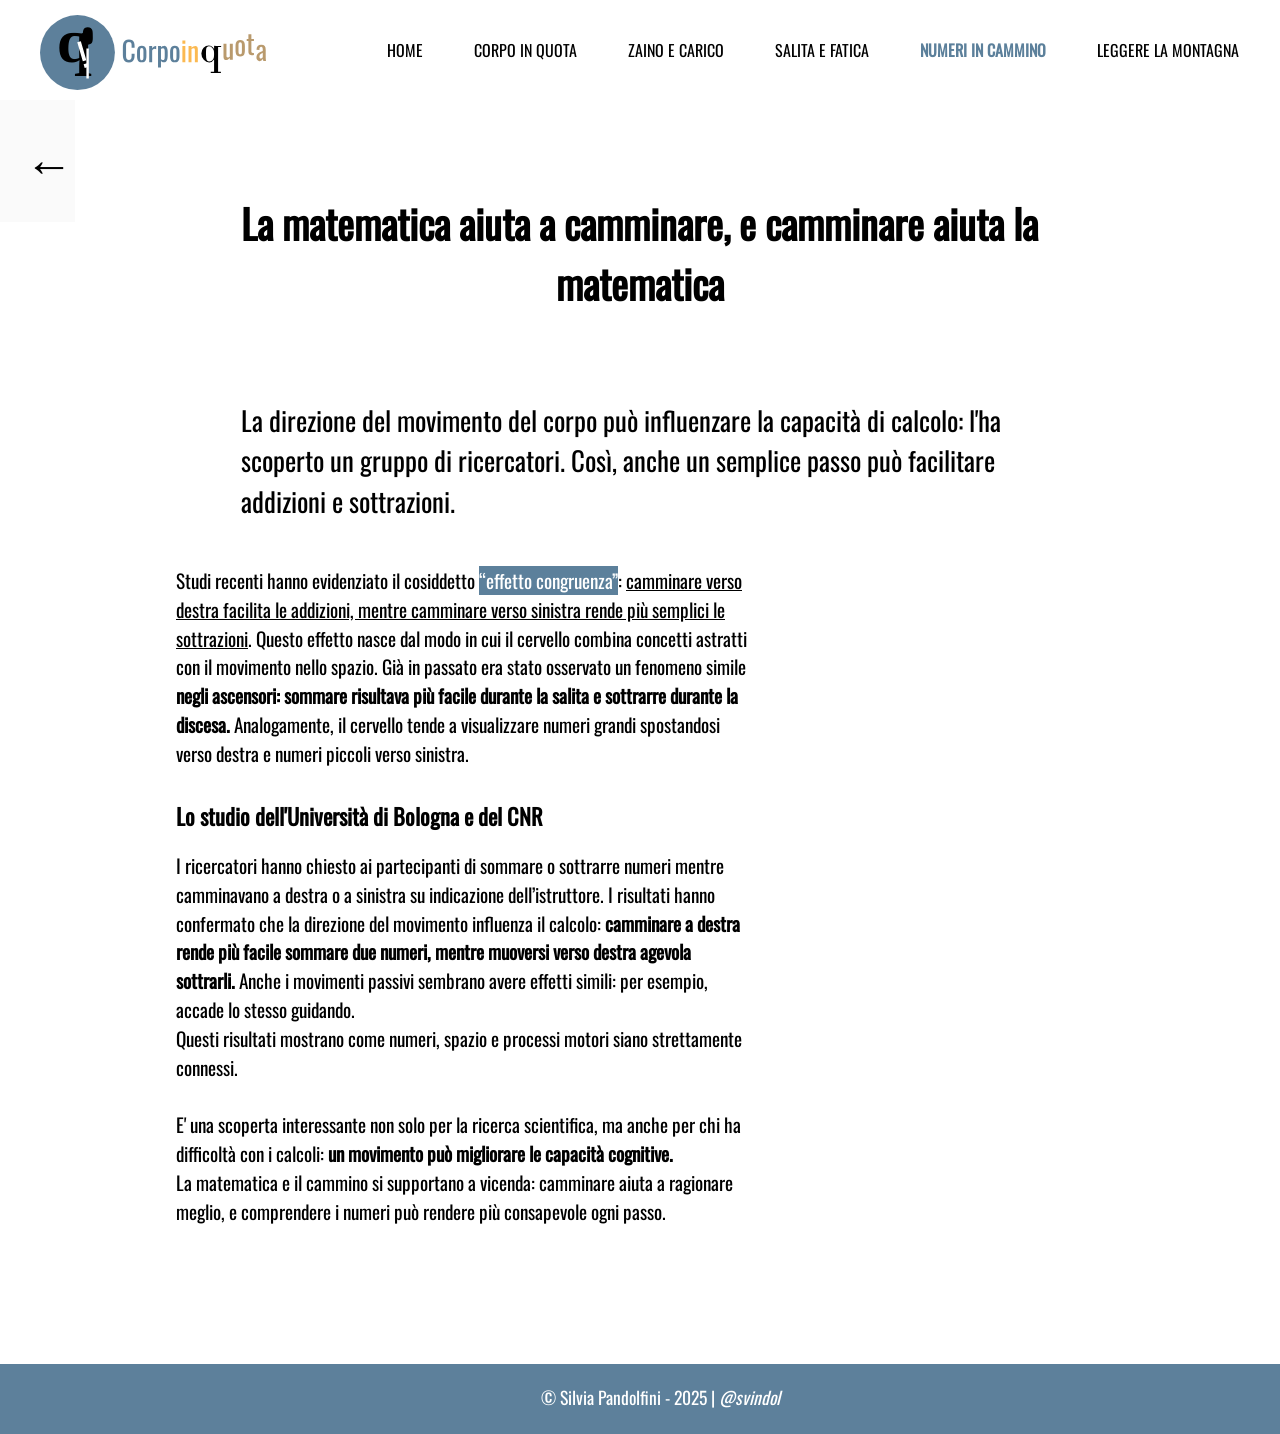
<file: Direzione di movimento e capacità di calcolo.html>
<!DOCTYPE html>
<html>
    <head>
      <meta charset="UTF-8" />
      <meta name="viewport" content="width=device-width, initial-scale=1.0"/>
      <link rel="icon" href="illustrazioni/icona-corpoinquota.png" type="image/png">
      <title>Pitagora e distanze reali e apparenti | Corpoinquota</title>
      <link rel="stylesheet" href="fogli-esterni/style.css" />
      <link rel="stylesheet" href="fogli-esterni/responsive.css">
    </head> 
    <nav id="barranavigazione">
      <a href="index.html "><img id="logo" src="illustrazioni/logo-corpoinquota.svg"></a>
      <input type="checkbox" id="menu-toggle">
      <label for="menu-toggle" class="hamburger">☰</label>
      <div class="menu"> 
        <a href="index.html ">HOME</a>
        <a href="Corpo in quota.html">CORPO IN QUOTA</a>
        <a href="Zaino e carico.html">ZAINO E CARICO</a>
        <a href="Salita e fatica.html">SALITA E FATICA</a>
        <a href="Numeri in cammino.html" style="color:  #5c809b; font-weight: 800;">NUMERI IN CAMMINO</a>
        <a href="Leggere la montagna.html">LEGGERE LA MONTAGNA</a>
    </div>
    </nav>
      <body>
         <a href="javascript:history.back()" class="frecciaindietro">&larr;</a><main>
    <section class="contenitore-nrincammino">
        <h2>La matematica aiuta a camminare, e camminare aiuta la matematica </h2>

        <div class="introduzione">
            <p>La direzione del movimento del corpo può influenzare la capacità di calcolo: l'ha scoperto un gruppo di ricercatori. Così, anche un semplice passo può facilitare addizioni e sottrazioni.</p>
        </div>

        <div class="testo">
            <p>
                Studi recenti hanno evidenziato il cosiddetto <span class="markblue">“effetto congruenza”</span>: <span class="underline">camminare verso destra facilita le addizioni, mentre camminare verso sinistra rende più semplici le sottrazioni</span>. 
                Questo effetto nasce dal modo in cui il cervello combina concetti astratti con il movimento nello spazio.
                Già in passato era stato osservato un fenomeno simile <strong>negli ascensori: sommare risultava più facile durante la salita e sottrarre durante la discesa.</strong> Analogamente, il cervello tende a visualizzare numeri grandi spostandosi verso destra e numeri piccoli verso sinistra.
            </p>
            <h3>Lo studio dell'Università di Bologna e del CNR</h3>
            <p>
                I ricercatori hanno chiesto ai partecipanti di sommare o sottrarre numeri mentre camminavano a destra o a sinistra su indicazione dell’istruttore. 
                I risultati hanno confermato che la direzione del movimento influenza il calcolo: <strong>camminare a destra rende più facile sommare due numeri, mentre muoversi verso destra agevola sottrarli. </strong>
                Anche i movimenti passivi sembrano avere effetti simili: per esempio, accade lo stesso guidando.<br>
                Questi risultati mostrano come numeri, spazio e processi motori siano strettamente connessi. <br><br>
    
                E' una scoperta interessante non solo per la ricerca scientifica, ma anche per chi ha difficoltà con i calcoli: <strong>un movimento può migliorare le capacità cognitive.</strong>
                <br>La matematica e il cammino si supportano a vicenda: camminare aiuta a ragionare meglio, e comprendere i numeri può rendere più consapevole ogni passo.
            </p>
        </div>
    </section>
</main>
 
    <footer id="foo"> &copy; Silvia Pandolfini - 2025 | <em>&#64;svindol</em></footer>
  </body>
</html>
</file>
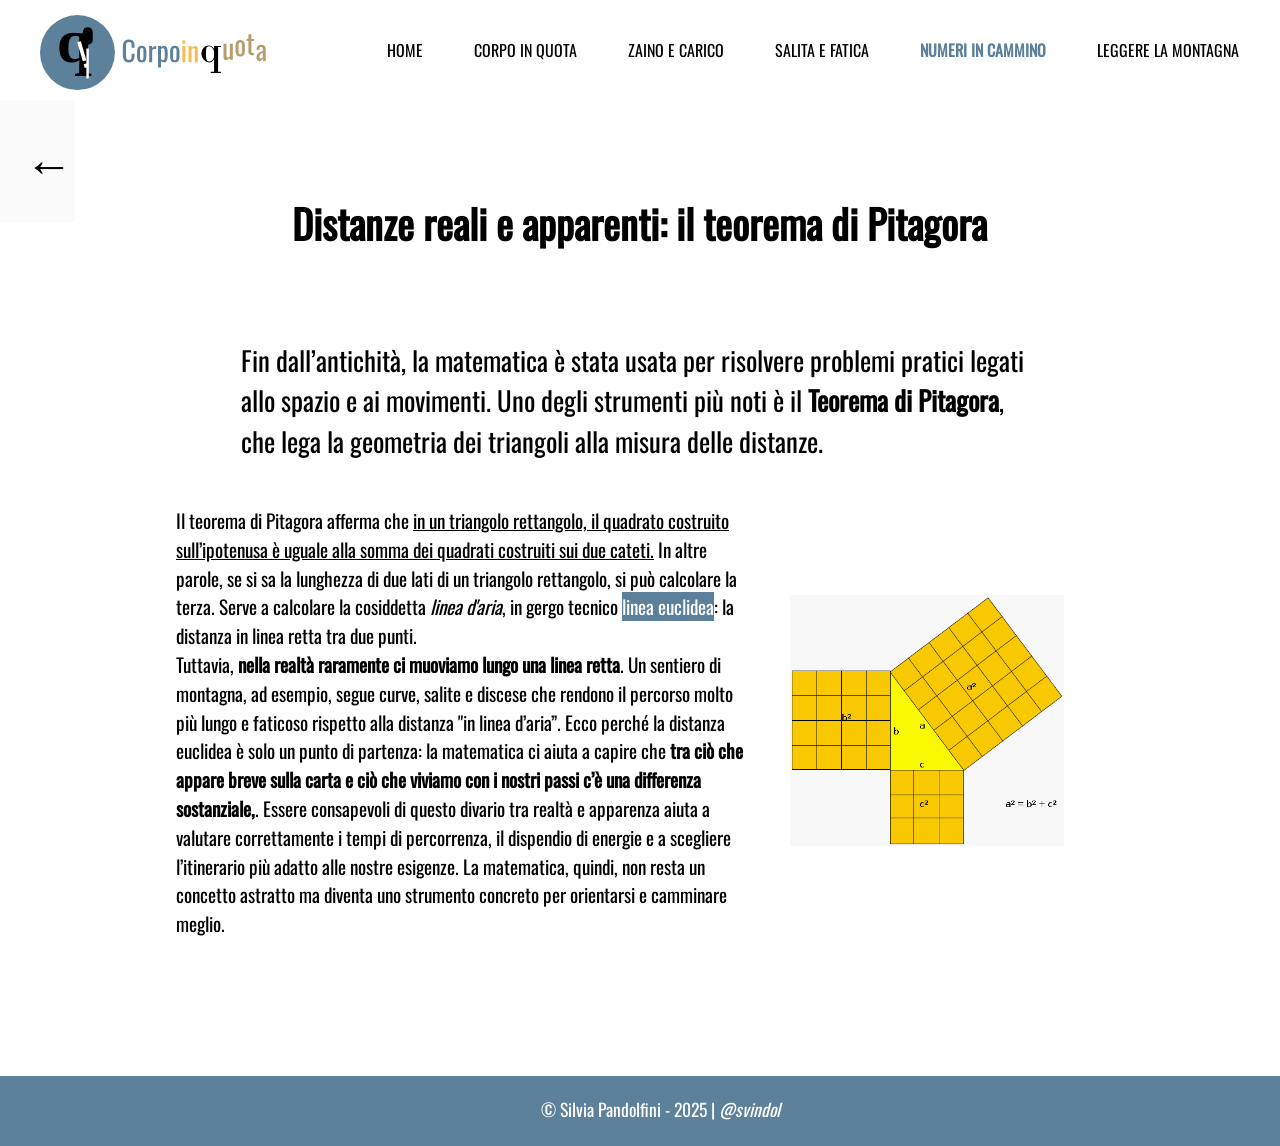
<file: Distanze reali e apparenti in Pitagora.html>
<!DOCTYPE html>
<html>
    <head>
      <meta charset="UTF-8" />
      <meta name="viewport" content="width=device-width, initial-scale=1.0"/>
      <link rel="icon" href="illustrazioni/icona-corpoinquota.png" type="image/png">
      <title>Pitagora e distanze reali e apparenti | Corpoinquota</title>
      <link rel="stylesheet" href="fogli-esterni/style.css" />
      <link rel="stylesheet" href="fogli-esterni/responsive.css">
    </head> 
    <nav id="barranavigazione">
      <a href="index.html "><img id="logo" src="illustrazioni/logo-corpoinquota.svg"></a>
      <input type="checkbox" id="menu-toggle">
      <label for="menu-toggle" class="hamburger">☰</label>
      <div class="menu"> 
        <a href="index.html ">HOME</a>
        <a href="Corpo in quota.html">CORPO IN QUOTA</a>
        <a href="Zaino e carico.html">ZAINO E CARICO</a>
        <a href="Salita e fatica.html">SALITA E FATICA</a>
        <a href="Numeri in cammino.html" style="color:  #5c809b; font-weight: 800;">NUMERI IN CAMMINO</a>
        <a href="Leggere la montagna.html">LEGGERE LA MONTAGNA</a>
    </div>
    </nav>
      <body>
         <a href="javascript:history.back()" class="frecciaindietro">&larr;</a>
        <main>
            <section class="contenitore-nrincammino">
                <h2>Distanze reali e apparenti: il teorema di Pitagora</h2>
                    <div class="introduzione">
                        <p>Fin dall’antichità, la matematica è stata usata per risolvere problemi
    pratici legati allo spazio e ai movimenti. Uno degli strumenti più noti è
    il <strong>Teorema di Pitagora</strong>, che lega la geometria dei
    triangoli alla misura delle distanze.</p>
                    </div>
                <div class="testo">
                    <p>

                        Il teorema di Pitagora afferma che <span class="underline">in un triangolo rettangolo, il quadrato costruito sull’ipotenusa è uguale alla somma dei 
                        quadrati costruiti sui due cateti.</span> In altre parole, se si sa la lunghezza di due lati di un triangolo rettangolo, si può calcolare la terza.
                        Serve a calcolare la cosiddetta <em>linea d'aria</em>, in gergo tecnico <span class="markblue">linea euclidea</span>: la distanza in linea retta tra due punti.
                        <br>Tuttavia, <strong>nella realtà raramente ci muoviamo lungo una linea retta</strong>. Un sentiero di montagna, ad esempio, segue curve, salite e discese 
                        che rendono il percorso molto più lungo e faticoso rispetto alla distanza "in linea d’aria”. Ecco perché la distanza euclidea è solo un punto di partenza: la
                         matematica ci aiuta a capire che <strong>tra ciò che appare breve sulla carta e ciò che viviamo con i nostri passi c’è una differenza sostanziale,</strong>. Essere consapevoli di questo divario tra realtà e apparenza 
                         aiuta a valutare correttamente i tempi di percorrenza, il dispendio di energie e a scegliere l’itinerario più adatto alle nostre esigenze.  La
    matematica, quindi, non resta un concetto astratto ma diventa uno strumento
    concreto per orientarsi e camminare meglio.

                    
                  </p></div>  
                  <figure class="immagine">
                    <img src="Immagini/teorema-di-pitagora.png">
                  </figure>
            </section>
        </main>
        
    <footer id="foo"> &copy; Silvia Pandolfini - 2025 | <em>&#64;svindol</em></footer>
  </body>
</html>
</file>
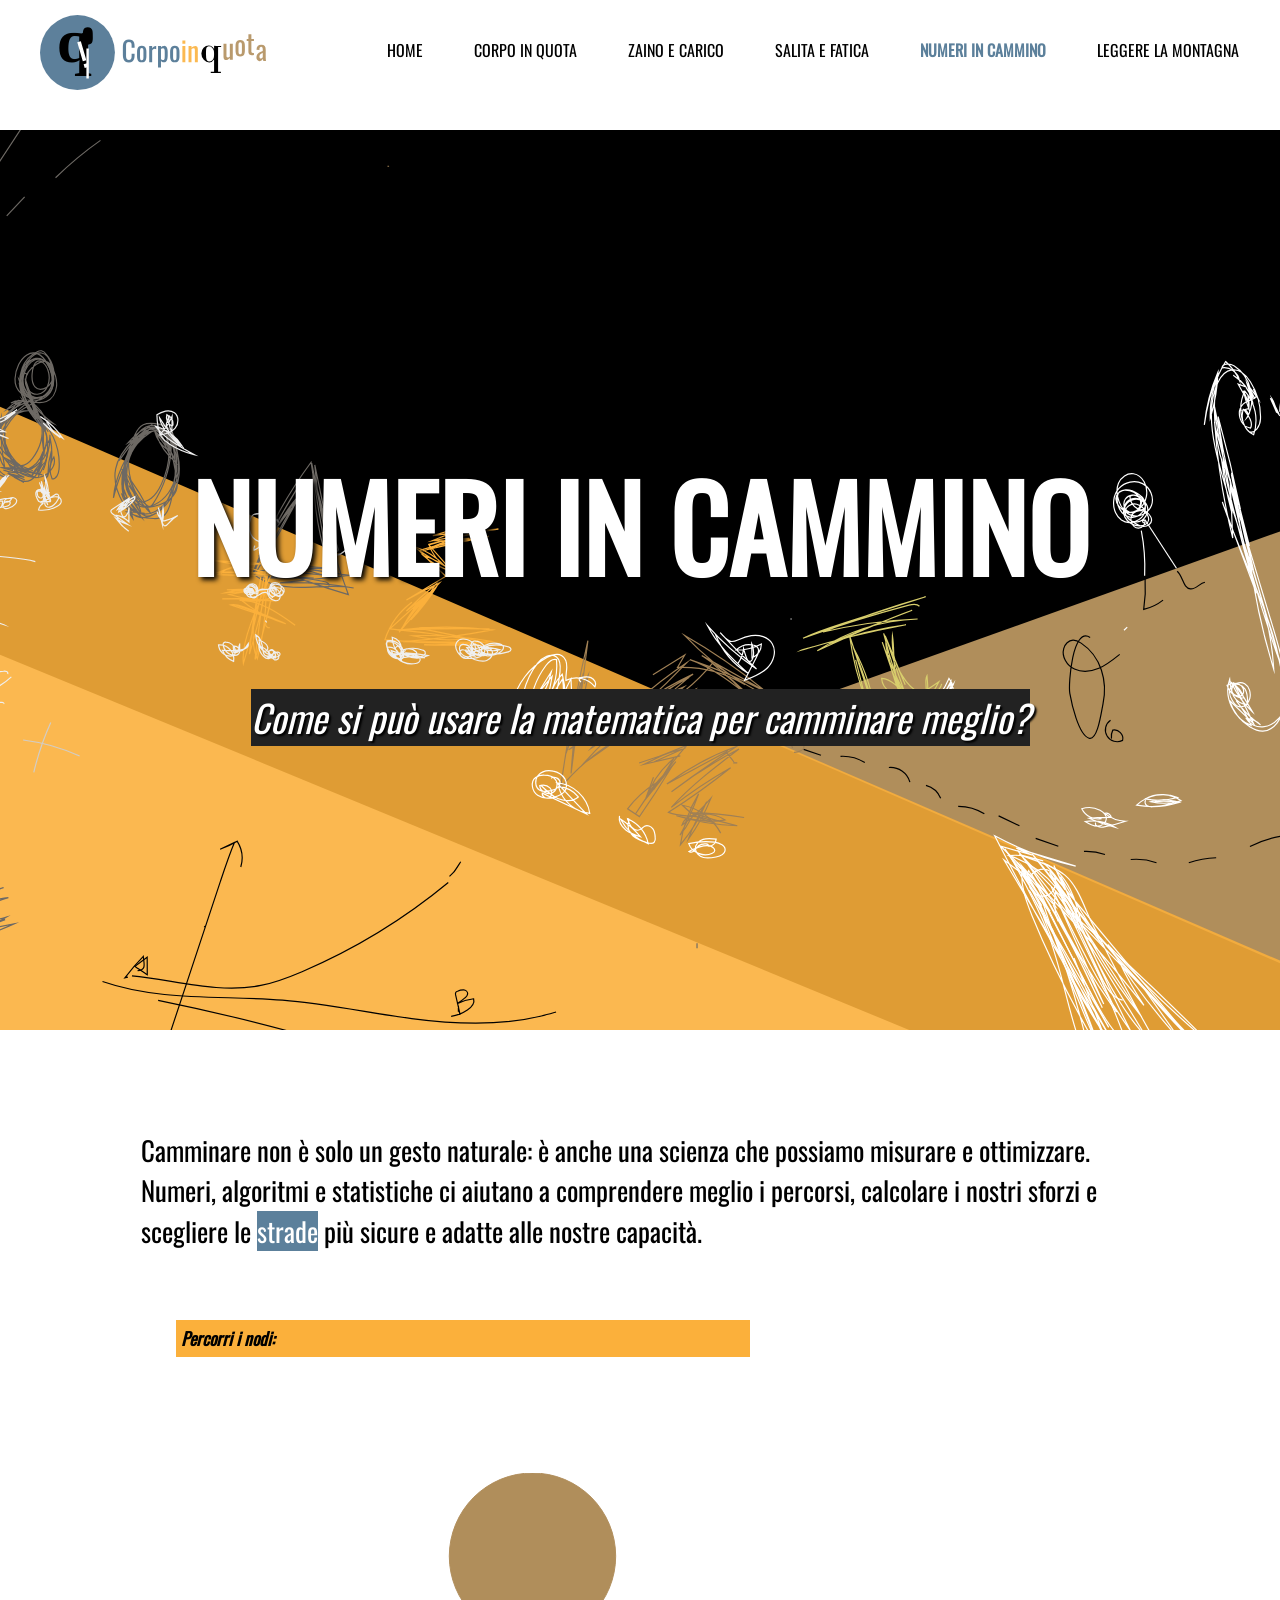
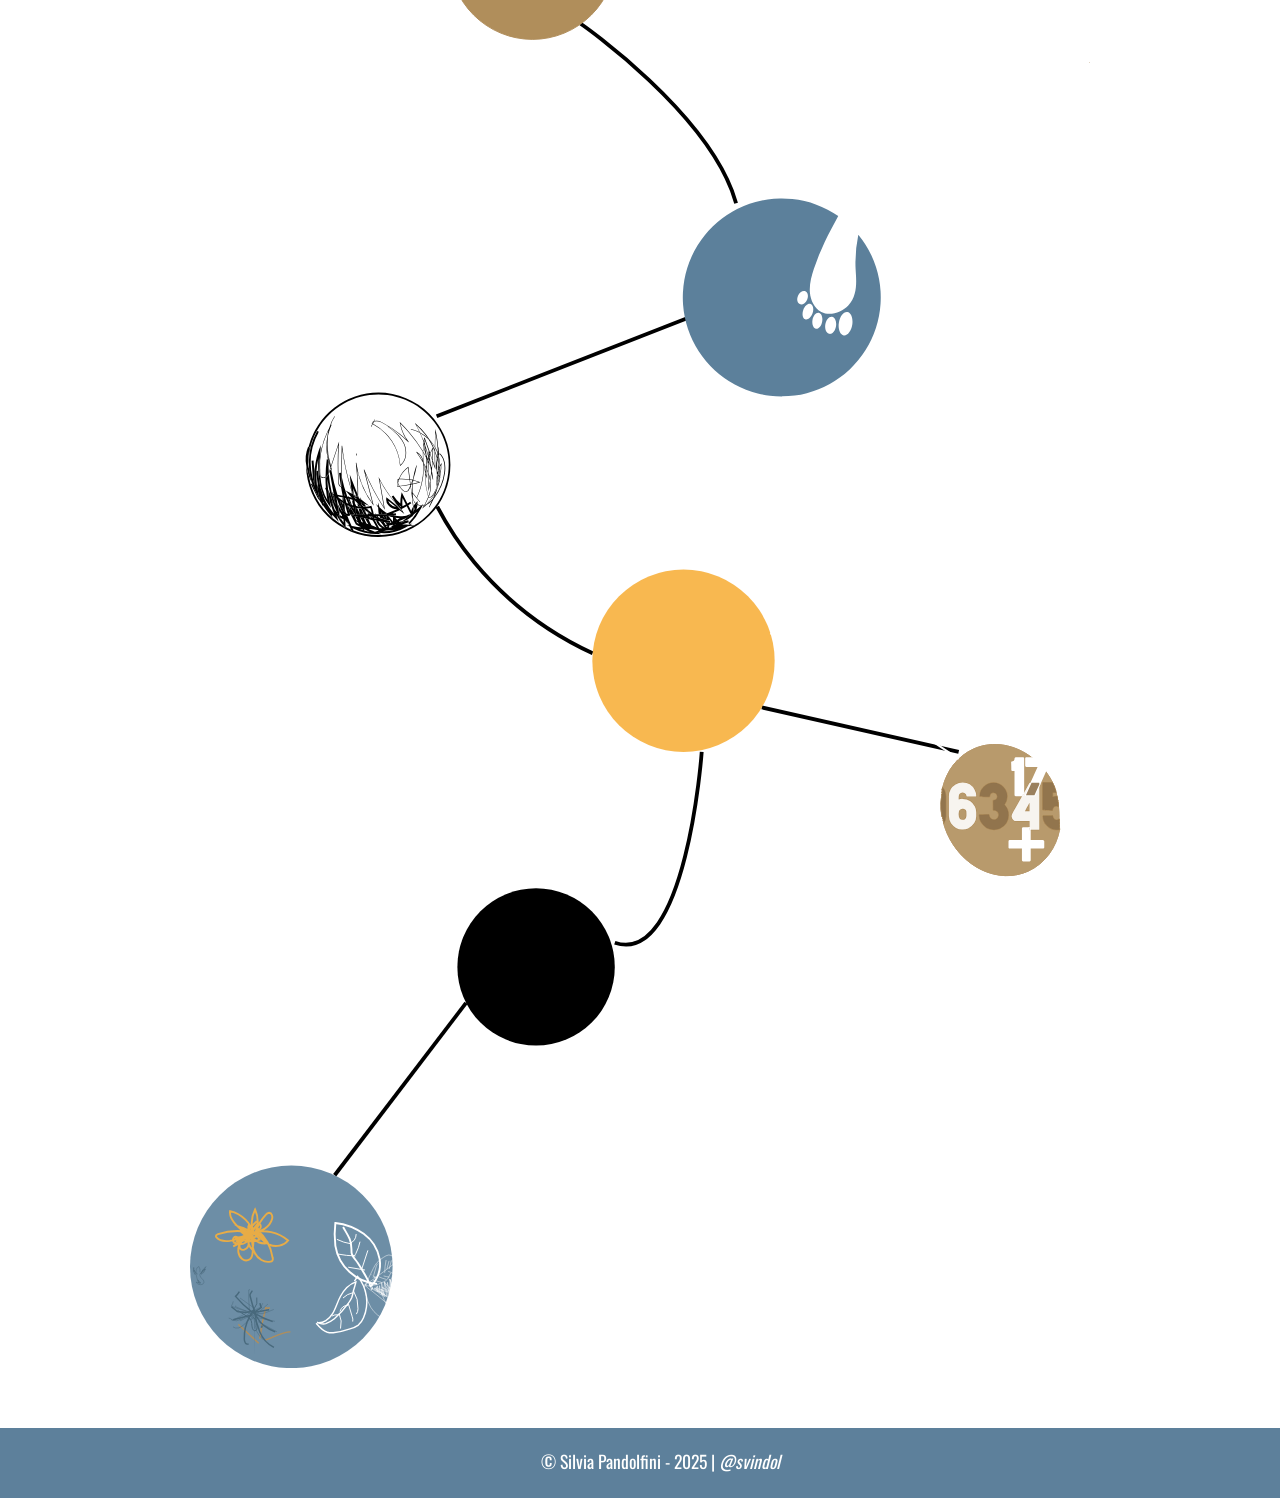
<file: Numeri in cammino.html>
<!DOCTYPE html>
<html>
<html lang="it">
    <head>
        <meta charset="UTF-8" />
        <meta name="viewport" content="width=device-width, initial-scale=1.0"/>
        <link rel="icon" href="illustrazioni/icona-corpoinquota.png" type="image/png">
        <title>Numeri in cammino | Corpoinquota</title>
        <link rel="stylesheet" href="fogli-esterni/style.css"/>
        <link rel="stylesheet" href="fogli-esterni/responsive.css">
    </head>
    <body>
      <nav id="barranavigazione">
        <a href="index.html "><img id="logo" src="illustrazioni/logo-corpoinquota.svg"></a>
        <input type="checkbox" id="menu-toggle">
        <label for="menu-toggle" class="hamburger">☰</label>
        <div class="menu">
          <a href="index.html ">HOME</a>
          <a href="Corpo in quota.html">CORPO IN QUOTA</a>
          <a href="Zaino e carico.html">ZAINO E CARICO</a>
          <a href="Salita e fatica.html">SALITA E FATICA</a>
          <a href="Numeri in cammino.html"style="color: #5C809B;font-weight: 800;">NUMERI IN CAMMINO</a>
          <a href="Leggere la montagna.html">LEGGERE LA MONTAGNA</a>
        </div>
      </nav>
      <header class="hero" style="background-image:url(disegni-hero/hero\ numeri\ in\ cammino.svg)"> 
            <h1>NUMERI IN CAMMINO</h1>
            <p class="domanda">Come si può usare la matematica per camminare meglio?</p>
      </header>  
      <main>
        <div class="introduzione"> 
          <p>Camminare non è solo un gesto naturale: è anche una scienza che possiamo misurare e ottimizzare. Numeri, algoritmi e statistiche ci aiutano a comprendere meglio i percorsi, calcolare i nostri sforzi e scegliere le <span class="markblue">strade</span> più sicure e adatte alle nostre capacità.</p>       
        </div>
        <div class="contenitore">
          <h3 class="azione">Percorri i nodi:</h3>
        </div>
        <div class="contenitoresvg">
            <svg class="svgnrincammino" xmlns="http://www.w3.org/2000/svg" viewBox="0 0 472.85 785.52">
              <defs>
                <style>
                  .cls-1, .cls-11, .cls-12, .cls-13, .cls-14, .cls-15, .cls-17, .cls-18, .cls-19, .cls-3 {
                    fill: none;
                  }

                  .cls-1 {
                    stroke: #000;
                    stroke-width: 2px;
                  }

                  .cls-1, .cls-11, .cls-12, .cls-13, .cls-14, .cls-15, .cls-17, .cls-18, .cls-19 {
                    stroke-miterlimit: 10;
                  }

                  .cls-2 {
                    fill: #b08e5b;
                  }

                  .cls-4, .cls-9 {
                    fill: #fff;
                  }

                  .cls-10, .cls-5 {
                    fill: #5c809b;
                    stroke: none;
                  }

                  .cls-6 {
                    fill: #f8b03b;
                    stroke: none;
                  }

                  .cls-10, .cls-11, .cls-16, .cls-6, .cls-7, .cls-8, .cls-9 {
                    opacity: 0.89;
                    stroke: none;
                  }

                  .cls-8 {
                    fill: #8d7049;
                  }

                  .cls-11 {
                    stroke: #f8b03b;
                  }

                  .cls-12, .cls-13, .cls-14, .cls-15 {
                    stroke: #fff;
                  }

                  .cls-13, .cls-17 {
                    stroke-width: 0.75px;
                  }

                  .cls-14, .cls-18 {
                    stroke-width: 0.5px;
                  }

                  .cls-15, .cls-19 {
                    stroke-width: 0.25px;
                  }

                  .cls-16 {
                    fill: #4b6a7c;
                  }

                  .cls-17, .cls-18, .cls-19 {
                    stroke: #48697c;
                  }
                </style>
              </defs>
              <g id="linee">
                <path class="cls-1" d="M250.72,105.21s68.58,47.46,81.65,94.27" transform="translate(-45.46 -26)"/>
                <line class="cls-1" x1="260.83" y1="234.04" x2="129.57" y2="285.42"/>
                <path class="cls-1" d="M175.36,358.89a172.2,172.2,0,0,0,19.53,29.39A177.39,177.39,0,0,0,257,435.92" transform="translate(-45.46 -26)"/>
                <path class="cls-1" d="M314.31,487.78S306.2,601,268.64,588" transform="translate(-45.46 -26)"/>
                <line class="cls-1" x1="145.04" y1="593.6" x2="76" y2="684.2"/>
                <path class="cls-1" d="M350.4,454.38" transform="translate(-45.46 -26)"/>
                <line class="cls-1" x1="300.43" y1="438.4" x2="403.86" y2="461.78"/>
              </g>
              <g id="cerchiomarrone">
                <a href="algoritmo_di_Dijkstra.html">
                <circle class="cls-2" cx="179.94" cy="43.71" r="43.71"/></a>
                <path class="cls-3" d="M518.31,125.54v.31" transform="translate(-45.46 -26)"/>
                <path class="cls-4" d="M391.49,178.34l-.68,4.1c.58.5,1.16,1,1.77,1.45C392.29,182,391.91,180.19,391.49,178.34Z" transform="translate(-45.46 -26)"/>
                <path class="cls-4" d="M389,193.43l-1.19,7.22a18.07,18.07,0,0,0,4.4-5.16C391.11,194.83,390.05,194.14,389,193.43Z" transform="translate(-45.46 -26)"/>
                <text x="230" y="50" text-anchor="start" font-size="14" fill="black" opacity="0">
                  L'algoritmo dei cammini minimi
              </text>
            </g>
              <g id="cerchiopiede"> 
              <a href="Distanze reali e apparenti in Pitagora.html">  
              <path class="cls-5" d="M396.58,216a70.46,70.46,0,0,0-1.41,18.18c.29,5.12,1.38,13.68-3.86,19-3.31,3.38-9.48,5.85-14.16,3.42-3.62-1.89-5.64-6.06-6-10.21s.76-8.31,2.06-12.29A117,117,0,0,1,378.88,220c2.22-4.64,4.76-9.16,7.16-13.73A52,52,0,1,0,396.58,216Zm-30.77,36.51c-1.33-.58-1.73-2.57-.91-4.45s2.56-2.93,3.88-2.35,1.73,2.57.91,4.45S367.13,253.06,365.81,252.48Zm2.86,8c-1.35-.49-1.78-2.68-1-4.9s2.53-3.62,3.87-3.14,1.78,2.68,1,4.89S370,261,368.67,260.51Zm8.93,1.1c-.37,2.33-1.8,4-3.21,3.82s-2.25-2.29-1.88-4.62,1.8-4,3.21-3.82S378,259.28,377.6,261.61Zm7.27,2.48c-.39,2.48-2,4.3-3.52,4.05s-2.5-2.46-2.1-4.94,2-4.3,3.52-4.06S385.26,261.6,384.87,264.09Zm8.53-.73c-.54,3.38-2.54,5.88-4.48,5.57s-3.07-3.3-2.54-6.68,2.54-5.87,4.48-5.57S393.93,260,393.4,263.36Z" transform="translate(-45.46 -26)"/>
            <text x="150" y="250" text-anchor="start" font-size="14" fill="black" opacity="0">Distanze reali e apparenti: il Teorema di Pitagora</text>  
          </g>
              <g id="cerchioscarabocchio">
                <g>
                  <a href="Statistiche del cammino.html">
                  <path class="cls-4" d="M169.33,341.39c.11.43.23.86.35,1.29,0-1.09.07-2.18.08-3.27,0-.13-.11-.25-.17-.38C169.48,339.81,169.39,340.6,169.33,341.39Z" transform="translate(-45.46 -26)"/>
                  <path class="cls-4" d="M170.5,357.12a12,12,0,0,0,2.5-2.27c.45-1,.9-2.05,1.31-3.11A25.44,25.44,0,0,1,170.5,357.12Z" transform="translate(-45.46 -26)"/>
                  <path class="cls-4" d="M171.22,330.44l.09,1.05.15-.37Z" transform="translate(-45.46 -26)"/>
                  <path class="cls-4" d="M164.33,315.92c.7,1.31,1.35,2.65,2,4a20.17,20.17,0,0,1,3.88,2.68A36.15,36.15,0,0,0,164.33,315.92Z" transform="translate(-45.46 -26)"/>
                  <path class="cls-4" d="M168.3,323.55l.08-.85.09.43a2.56,2.56,0,0,1,.05-.27l.08-.45,2.51,7h0v.1l.47,1.29c.4-.95.85-1.88,1.34-2.78l.15-.28a35.79,35.79,0,0,0-2.34-4.25,19.74,19.74,0,0,0-4.28-3.16c.62,1.37,1.21,2.75,1.76,4.16C168.25,324.16,168.27,323.86,168.3,323.55Z" transform="translate(-45.46 -26)"/>
                  <path class="cls-4" d="M169.86,333.71c0,.68.07,1.35.1,2,.1-.41.21-.82.33-1.22C170.14,334.25,170,334,169.86,333.71Z" transform="translate(-45.46 -26)"/>
                  <path class="cls-4" d="M171,333c.11.39.21.78.31,1.18-.06-.53-.12-1.05-.17-1.58C171.12,332.71,171.08,332.84,171,333Z" transform="translate(-45.46 -26)"/>
                  <path class="cls-4" d="M170.63,333.38c0-.26,0-.51,0-.77-.41-1.5-.87-3-1.37-4.47q.25,1.88.42,3.75c.23.69.48,1.37.74,2C170.52,333.74,170.58,333.56,170.63,333.38Z" transform="translate(-45.46 -26)"/>
                  <path class="cls-4" d="M174.11,337.77c-.08-2.65-.12-5.32-.12-8-.25-.64-.52-1.27-.81-1.9v.17c0,2.19-.06,4.39-.19,6.59Z" transform="translate(-45.46 -26)"/>
                  <path class="cls-4" d="M169.8,332.88c0,.08,0,.15,0,.23l.23.4C170,333.3,169.88,333.09,169.8,332.88Z" transform="translate(-45.46 -26)"/>
                  <path class="cls-4" d="M169.76,338.81c0-.31,0-.62,0-.94-.05.24-.07.48-.11.72Z" transform="translate(-45.46 -26)"/>
                  <path class="cls-4" d="M172.74,334.69l-1.15-3.22c-.08.19-.15.39-.22.58q.21,2.16.51,4.32l.3,1.4c.09.21.19.41.28.62C172.57,337.16,172.67,335.92,172.74,334.69Z" transform="translate(-45.46 -26)"/>
                  <path class="cls-4" d="M165,330.72c.93,1.37,1.84,2.77,2.69,4.18A6.66,6.66,0,0,0,165,330.72Z" transform="translate(-45.46 -26)"/>
                  <path class="cls-4" d="M168.3,339.18a39.39,39.39,0,0,1-3.65,15.19l1.62,2-.2.15L162.43,352c0,.3,0,.59,0,.89a6.94,6.94,0,0,0,1,3.66,3.62,3.62,0,0,0,.49.54l.14-.18.87-1v1.31c0,.17,0,.33,0,.49a5.16,5.16,0,0,0,2.19.46l.92-.77-.38.74a6.08,6.08,0,0,0,.87-.16,36.39,36.39,0,0,0,2-4.16,32.94,32.94,0,0,1-1.51-12.44,40.89,40.89,0,0,1-.81-4.11C168.31,338,168.32,338.63,168.3,339.18Z" transform="translate(-45.46 -26)"/>
                  <path class="cls-4" d="M175.64,329.14a68.67,68.67,0,0,0-1.17-9.13c-.11,2.51-.17,5-.2,7.56a17.7,17.7,0,0,1,1.24,2.6C175.56,329.82,175.59,329.48,175.64,329.14Z" transform="translate(-45.46 -26)"/>
                  <path class="cls-4" d="M168.92,357.91a6.21,6.21,0,0,0,.88-.39,25.31,25.31,0,0,0,5.5-8.55l0-.22c-.29.74-.6,1.48-.93,2.19-.63,1.35-1.67,3.18-3.46,3.45h-.1l0-.1,0-.08a38.44,38.44,0,0,1-1.82,3.7Z" transform="translate(-45.46 -26)"/>
                  <path class="cls-4" d="M175.47,349.31a42,42,0,0,1-1.45,4.22,27.34,27.34,0,0,0,5.07-12.29c.37-2.54.55-7.2-2.4-10-.18.28-.34.57-.5.86,0,.11,0,.21,0,.31a24.22,24.22,0,0,1,.71,5.08c.19-.36.39-.71.61-1.06l.25-.38,0,.46a36,36,0,0,1-.58,5.46,25.51,25.51,0,0,1-1.52,6.82Z" transform="translate(-45.46 -26)"/>
                  <path class="cls-4" d="M175.49,342.18c0,.54.1,1.09.17,1.64,0-.49.08-1,.11-1.47,0-.13,0-.25,0-.37s-.11-.26-.17-.38C175.57,341.79,175.52,342,175.49,342.18Z" transform="translate(-45.46 -26)"/>
                  <path class="cls-4" d="M175.45,341.2a1.42,1.42,0,0,1,0-.16c0,.1,0,.2,0,.3Z" transform="translate(-45.46 -26)"/>
                  <path class="cls-4" d="M175.8,340.85l-.09.33c0,.07.06.14.08.2C175.8,341.21,175.8,341,175.8,340.85Z" transform="translate(-45.46 -26)"/>
                  <path class="cls-4" d="M175.23,332.57c.05-.62.14-1.23.22-1.85a18,18,0,0,0-1.19-2.65c0,.56,0,1.11,0,1.67C174.61,330.67,174.94,331.62,175.23,332.57Z" transform="translate(-45.46 -26)"/>
                  <path class="cls-4" d="M175.36,334.26a54.57,54.57,0,0,0,0,5.72c.07.27.15.53.24.79.08-.27.16-.54.25-.81,0-1.28,0-2.56,0-3.85-.13-.67-.28-1.34-.45-2A.83.83,0,0,0,175.36,334.26Z" transform="translate(-45.46 -26)"/>
                  <path class="cls-4" d="M175.54,333.65c.11.41.21.83.31,1.24,0-.66,0-1.32,0-2C175.71,333.15,175.62,333.4,175.54,333.65Z" transform="translate(-45.46 -26)"/>
                  <path class="cls-4" d="M172.41,338.89v0s0,0,0,.07Z" transform="translate(-45.46 -26)"/>
                  <path class="cls-4" d="M175.33,343.12a16.22,16.22,0,0,0,0,4.29c.09-.81.18-1.63.26-2.45C175.47,344.35,175.39,343.73,175.33,343.12Z" transform="translate(-45.46 -26)"/>
                  <path class="cls-4" d="M175,336.1a12.63,12.63,0,0,0,0,2C175,337.46,175,336.78,175,336.1Z" transform="translate(-45.46 -26)"/>
                  <path class="cls-4" d="M176,342.46c0,1.1-.06,2.19-.1,3.29h-.19l-.15,1.37c.17-.49.31-1,.46-1.48.15-.84.28-1.67.38-2.51C176.28,342.92,176.14,342.69,176,342.46Z" transform="translate(-45.46 -26)"/>
                  <path class="cls-4" d="M171.71,346.16c-.2,1.26-.42,2.52-.67,3.77l-.18.93-.06-.94c-.2-2.91-.3-5.84-.32-8.78-.15-.39-.3-.77-.47-1.16,0,1.14,0,2.29-.12,3.43l0,.7-.2-.67c-.13-.41-.25-.83-.37-1.25a32.85,32.85,0,0,0,1.45,11.28,16.39,16.39,0,0,0,.87-3.08A15.4,15.4,0,0,0,171.71,346.16Z" transform="translate(-45.46 -26)"/>
                  <path class="cls-4" d="M175.23,342.16c-.06-.71-.11-1.43-.14-2.15a11.66,11.66,0,0,1,0-5.78l.06-1c-.27-1-.58-1.9-.93-2.83q0,4.06.15,8.12l0,.8L173,335.28c-.07,1.19-.17,2.38-.28,3.57h0c0,.32-.06.63-.1.94.29,1.6.54,3.2.73,4.8l-.25,0c-.23-1.11-.45-2.22-.65-3.33-.15,1.33-.34,2.66-.55,4a15.5,15.5,0,0,1,0,5.13,17.3,17.3,0,0,1-1,3.43l.08.26c1.61-.31,2.57-2,3.16-3.28.39-.84.75-1.69,1.07-2.56A16.79,16.79,0,0,1,175.23,342.16Z" transform="translate(-45.46 -26)"/>
                  <path class="cls-4" d="M170.93,332.51l.18-.5-.09-1Z" transform="translate(-45.46 -26)"/>
                  <path class="cls-4" d="M175.71,330.41c0,.08,0,.16,0,.23a.49.49,0,0,0,0,.11C175.72,330.64,175.72,330.52,175.71,330.41Z" transform="translate(-45.46 -26)"/>
                  <path class="cls-4" d="M176.28,338.76c0-.16,0-.33-.07-.49,0,.23,0,.46,0,.7Z" transform="translate(-45.46 -26)"/>
                  <path class="cls-4" d="M176.89,340.81c0,.47-.08.94-.12,1.41,0,.14,0,.29,0,.43,0,0,0-.11,0-.16a21.88,21.88,0,0,0,.19-2.56h.23c.13-1,.21-2,.26-3-.2.33-.38.67-.55,1C177,338.87,176.94,339.82,176.89,340.81Z" transform="translate(-45.46 -26)"/>
                  <path class="cls-4" d="M176.69,338.47l-.16.33c.06.42.09.85.12,1.27C176.67,339.53,176.69,339,176.69,338.47Z" transform="translate(-45.46 -26)"/>
                  <path class="cls-4" d="M176.05,342a7.29,7.29,0,0,0,.42.78c0-.18,0-.36.05-.55,0-1-.08-1.94-.18-2.91l-.18.46C176.13,340.48,176.09,341.22,176.05,342Z" transform="translate(-45.46 -26)"/>
                  <path class="cls-4" d="M170.56,335.05l-.1-.21c-.18.62-.33,1.25-.47,1.88,0,.87,0,1.75,0,2.62.16.37.32.74.47,1.11C170.48,338.65,170.5,336.84,170.56,335.05Z" transform="translate(-45.46 -26)"/>
                  <path class="cls-4" d="M168.87,326.9c-.12-.35-.25-.7-.38-1a22,22,0,0,0,.87,4.88C169.23,329.45,169.06,328.17,168.87,326.9Z" transform="translate(-45.46 -26)"/>
                  <path class="cls-4" d="M168.48,325.09l.18.5c0-.34-.11-.69-.18-1C168.48,324.74,168.47,324.92,168.48,325.09Z" transform="translate(-45.46 -26)"/>
                  <path class="cls-4" d="M172.25,340.45c-.16-.95-.32-1.91-.46-2.87q-.24-.51-.48-1.05l-.51-1c-.07,1.86-.08,3.72-.07,5.58a22.86,22.86,0,0,1,1,3.45C171.92,343.18,172.1,341.82,172.25,340.45Z" transform="translate(-45.46 -26)"/>
                  <path class="cls-4" d="M168.6,323.82c.19,1,.36,2,.51,3q.88,2.48,1.61,5c0-.79.1-1.57.16-2.36l-2.2-6.13C168.65,323.51,168.62,323.66,168.6,323.82Z" transform="translate(-45.46 -26)"/>
                  <path class="cls-4" d="M170.88,333.42l-.06,1.38c.24.55.47,1.09.72,1.63a2.1,2.1,0,0,0,.13.26,2.51,2.51,0,0,1,0-.27c-.23-1-.48-2-.74-3Z" transform="translate(-45.46 -26)"/>
                  <path class="cls-4" d="M168.44,336.76c.18,1.3.4,2.59.7,3.86.07-.67.15-1.34.25-2C169.09,338,168.77,337.37,168.44,336.76Z" transform="translate(-45.46 -26)"/>
                  <path class="cls-4" d="M169.74,336.7c0-1.18-.09-2.35-.17-3.52q-.75-1.37-1.56-2.7a43.57,43.57,0,0,0,.33,5.59c.4.7.78,1.41,1.13,2.12C169.55,337.69,169.64,337.19,169.74,336.7Z" transform="translate(-45.46 -26)"/>
                  <path class="cls-4" d="M169.47,331.94a23.78,23.78,0,0,1-1.21-5.73c-.13,1.26-.22,2.53-.24,3.8q.78,1.28,1.5,2.58C169.51,332.37,169.49,332.16,169.47,331.94Z" transform="translate(-45.46 -26)"/>
                  <path class="cls-4" d="M172.93,328.56c-.44.83-.84,1.69-1.2,2.57l1.05,2.91C172.87,332.22,172.93,330.38,172.93,328.56Z" transform="translate(-45.46 -26)"/>
                  <path class="cls-4" d="M171,348.93c.23-1.21.43-2.42.62-3.64a20.28,20.28,0,0,0-.87-3.45C170.75,344.21,170.84,346.58,171,348.93Z" transform="translate(-45.46 -26)"/>
                  <path class="cls-4" d="M176.24,336.83c.09.5.17,1,.23,1.49l.21-.41a25,25,0,0,0-.47-4.48C176.23,334.56,176.26,335.7,176.24,336.83Z" transform="translate(-45.46 -26)"/>
                  <path class="cls-4" d="M132.65,366.17l.74.21c-.47-.83-.92-1.67-1.36-2.53l-.24-.06C132.07,364.59,132.34,365.39,132.65,366.17Z" transform="translate(-45.46 -26)"/>
                  <path class="cls-4" d="M126.05,367.26l-.06-1.7-.55-.29a13.65,13.65,0,0,1-1.22-.74v0C124.8,365.49,125.41,366.39,126.05,367.26Z" transform="translate(-45.46 -26)"/>
                  <path class="cls-4" d="M125.2,364v-.51c-.55-.83-1.08-1.69-1.59-2.55l.54,1.52-.29.12.09.53A11.74,11.74,0,0,0,125.2,364Z" transform="translate(-45.46 -26)"/>
                  <path class="cls-4" d="M133.55,364.61l-.15-.43h-.08C133.4,364.31,133.47,364.46,133.55,364.61Z" transform="translate(-45.46 -26)"/>
                  <path class="cls-4" d="M135.45,367l.85.27c-.57-.91-1.11-1.85-1.65-2.78l-.1,0Z" transform="translate(-45.46 -26)"/>
                  <path class="cls-4" d="M138.06,367.84l1,.36c-.62-1-1.21-2.07-1.79-3.13l-.53-.11C137.15,365.94,137.58,366.9,138.06,367.84Z" transform="translate(-45.46 -26)"/>
                  <path class="cls-4" d="M119.86,356l1.53,4.52,1.19,1.31c-.36-.78-.69-1.57-1-2.36Z" transform="translate(-45.46 -26)"/>
                  <path class="cls-4" d="M119.57,359.6l-1.34-1.74a22.85,22.85,0,0,1-2.71-4.6c.15.45.29.91.45,1.35l1,2a38.13,38.13,0,0,0,4.11,6.05l-2.18-6.44c.08.41.14.82.23,1.23Z" transform="translate(-45.46 -26)"/>
                  <path class="cls-4" d="M118,349.9l1.24,2.53a59,59,0,0,1-1.56-8C117.7,346.25,117.81,348.08,118,349.9Z" transform="translate(-45.46 -26)"/>
                  <path class="cls-4" d="M112.85,333.83a38.8,38.8,0,0,0-.94,6.34l.72-.09.42,3.08A71.88,71.88,0,0,1,112.85,333.83Z" transform="translate(-45.46 -26)"/>
                  <path class="cls-4" d="M111.94,345.79c.22,1,.47,1.95.74,2.92,0,.11.11.21.16.32l-.71-5.19c-.11-.71-.2-1.42-.29-2.13A36.93,36.93,0,0,0,111.94,345.79Z" transform="translate(-45.46 -26)"/>
                  <path class="cls-4" d="M148.89,365.7a17.89,17.89,0,0,0-.44-1.86l0-.08-.3,0C148.4,364.41,148.67,365.05,148.89,365.7Z" transform="translate(-45.46 -26)"/>
                  <path class="cls-4" d="M122.59,354.58l-.17-.17.57,3.2c.7,1.39,1.45,2.75,2.27,4.07v-.36a10.49,10.49,0,0,1-.6-1.21C123.92,358.29,123.23,356.44,122.59,354.58Z" transform="translate(-45.46 -26)"/>
                  <path class="cls-4" d="M147.7,365.35c-.2-.52-.44-1-.68-1.53h-.21C147.09,364.34,147.38,364.85,147.7,365.35Z" transform="translate(-45.46 -26)"/>
                  <path class="cls-4" d="M152.16,363.55v-.09l-.21,0Z" transform="translate(-45.46 -26)"/>
                  <path class="cls-4" d="M144.79,370.31c.53.05,1.06.08,1.58.1a7.71,7.71,0,0,1-3.28-4.16c-.22,0-.43-.07-.64-.12Q143.65,368.22,144.79,370.31Z" transform="translate(-45.46 -26)"/>
                  <path class="cls-4" d="M155.33,366.55l0,0-.23.38,1.92-.31,2.06-1.72Z" transform="translate(-45.46 -26)"/>
                  <path class="cls-4" d="M108,339.54c0,.21.11.42.16.63,0-.22,0-.44-.08-.66Z" transform="translate(-45.46 -26)"/>
                  <path class="cls-4" d="M148.1,368.6l.6-.26,0-.06c-.34-.39-.65-.81-1-1.23l-.55-.08A16.58,16.58,0,0,0,148.1,368.6Z" transform="translate(-45.46 -26)"/>
                  <path class="cls-4" d="M146.49,369.29l.59-.25-2-2.43-.83-.15A6.63,6.63,0,0,0,146.49,369.29Z" transform="translate(-45.46 -26)"/>
                  <path class="cls-4" d="M149.91,365.72c0,.2.05.41.08.61l.52.13Z" transform="translate(-45.46 -26)"/>
                  <path class="cls-4" d="M146.25,364.88c0,.13.1.26.14.39l.13,0C146.43,365.16,146.33,365,146.25,364.88Z" transform="translate(-45.46 -26)"/>
                  <path class="cls-4" d="M169.31,358l-.31.13-.28.07-.39.69C168.67,358.63,169,358.32,169.31,358Z" transform="translate(-45.46 -26)"/>
                  <path class="cls-4" d="M162.27,353.46c0,.36,0,.72,0,1.08l.54,4.12a11.8,11.8,0,0,1,1-1.36,4.28,4.28,0,0,1-.53-.59A6.41,6.41,0,0,1,162.27,353.46Z" transform="translate(-45.46 -26)"/>
                  <path class="cls-4" d="M158.61,359.11c-.65.37-1.31.73-2,1.07l.33.56.18.19,0,0,1,1.65-2.44-1.95q-1.82.88-3.72,1.59a11.89,11.89,0,0,0,1.69,0l.08,1-1.29.13.15.22a14.26,14.26,0,0,0,5.33.23l1.06-.16c.8-.31,1.6-.6,2.41-.88l-2.06-4.11C159.08,358.86,158.85,359,158.61,359.11Z" transform="translate(-45.46 -26)"/>
                  <path class="cls-4" d="M163,360.61a10.83,10.83,0,0,0-.42,1.21,8.27,8.27,0,0,0,1.19-2.78,11.3,11.3,0,0,0-.69,1.34l0,.21Z" transform="translate(-45.46 -26)"/>
                  <path class="cls-4" d="M147.81,360.49l-.34-.51a114.47,114.47,0,0,1-10-18.7L142,358.43l-.38-.52a48.12,48.12,0,0,1-8.34-18.44,124.88,124.88,0,0,1,.5,13.53l.54,1.35c.22.14.42.31.64.46l-.16-.81.9,1.34c.41.3.83.58,1.23.88l2.68,2.07-2.61-1c.35.52.7,1.05,1,1.58a15.79,15.79,0,0,0,2.37-.37l.43-.1.15.41a21.05,21.05,0,0,1,1.08,4h.71l0-.52.44.53h1.45a16.19,16.19,0,0,1-.28-2.31l-.06-1.22-1.22-1.81,1.19,1.07-.1-1.93.81,2.59,1.16,1.06a15.66,15.66,0,0,0,1.58,1.24l-.05-.17.24.29c.31.2.63.39.95.57l.9-.29a41.66,41.66,0,0,0,4.51-1.75h-.13a6.33,6.33,0,0,1-4.44-2.11,4.42,4.42,0,0,1-1.15-3.39l.09-.9,5.72,4.57v0a65.34,65.34,0,0,1-9.31-13.41Z" transform="translate(-45.46 -26)"/>
                  <path class="cls-4" d="M147.65,362.78h.17l-.25-.14Z" transform="translate(-45.46 -26)"/>
                  <path class="cls-4" d="M174,329.13l0-1.5a19.23,19.23,0,0,0-2.47-3.34A36,36,0,0,1,174,329.13Z" transform="translate(-45.46 -26)"/>
                  <path class="cls-4" d="M141.19,315.09l.19.1.41-.83A1.54,1.54,0,0,0,141.19,315.09Z" transform="translate(-45.46 -26)"/>
                  <path class="cls-4" d="M175.44,348.28v.06l0,.19.12-.52Z" transform="translate(-45.46 -26)"/>
                  <path class="cls-4" d="M164.94,358a9,9,0,0,1-.58,2.51l2.48-2.07A5.17,5.17,0,0,1,164.94,358Z" transform="translate(-45.46 -26)"/>
                  <path class="cls-4" d="M146.32,362.84h.2c-.25-.48-.51-1-.8-1.41C145.9,361.9,146.11,362.37,146.32,362.84Z" transform="translate(-45.46 -26)"/>
                  <path class="cls-4" d="M175.63,331.22c-.08.66-.15,1.32-.2,2,.1-.29.23-.59.36-.88s0-.39,0-.59-.08-.33-.13-.49Z" transform="translate(-45.46 -26)"/>
                  <path class="cls-4" d="M139.12,365.47c.49,1.13,1,2.25,1.59,3.35.92.36,1.84.73,2.74,1.13-.71-1.31-1.46-2.61-2.21-3.91a4.45,4.45,0,0,1-1.51-.44Z" transform="translate(-45.46 -26)"/>
                  <path class="cls-4" d="M135.2,356.64l.22.56c0-.17-.08-.35-.12-.52Z" transform="translate(-45.46 -26)"/>
                  <path class="cls-4" d="M144.72,364.65l.46.19c-.11-.32-.2-.65-.28-1h-.84Z" transform="translate(-45.46 -26)"/>
                  <path class="cls-4" d="M129.61,363.55l-.52.13a2.54,2.54,0,0,1-1.13,0c.3.72.58,1.45.88,2.16l1.46,3.25,1,.2a26.42,26.42,0,0,0,4,.55c-.92-.48-1.83-1-2.73-1.52l-.05,0-2.59-5-.37-.09Z" transform="translate(-45.46 -26)"/>
                  <path class="cls-4" d="M136.85,358.93l0,0,0-.05Z" transform="translate(-45.46 -26)"/>
                  <path class="cls-4" d="M150.1,367.43a2.64,2.64,0,0,0,0,.29l1-.45-.43-.53-.15.77Z" transform="translate(-45.46 -26)"/>
                  <path class="cls-4" d="M125.39,328.76l-.23,14.09a80.4,80.4,0,0,0,3,10.66h0l.68-.17.12.38c.52.13,1,.25,1.56.39-.55-.61-1.1-1.23-1.64-1.86l-1.66-2,2.28,1.19,1,.53-.13-1.23c-.1-.25-.18-.49-.24-.68A124.63,124.63,0,0,1,125.39,328.76Z" transform="translate(-45.46 -26)"/>
                  <path class="cls-4" d="M123.37,346.31a158.57,158.57,0,0,1,0-19.62l-3.78,11.37c.16.51.33,1,.51,1.54l-.23.09c-.16-.34-.32-.68-.47-1l-.34,1,.69-.12.12.71A98.11,98.11,0,0,0,123,352.51c.86.13,1.72.28,2.57.45v-.23l.13.25h.06c-.33-1.5-.62-3-.89-4.52a.92.92,0,0,1-.65-.19A2.87,2.87,0,0,1,123.37,346.31Z" transform="translate(-45.46 -26)"/>
                  <path class="cls-4" d="M121.16,353.06l-.39-.45c.19.49.37,1,.57,1.47Z" transform="translate(-45.46 -26)"/>
                  <path class="cls-4" d="M114.16,343.28a1.53,1.53,0,0,1-.11-.16,28.53,28.53,0,0,0,3.63,12.16c-.25-1.47-.45-3-.61-4.44l-.59-1.74.41-.17c-.14-1.78-.21-3.57-.21-5.35A2.16,2.16,0,0,1,114.16,343.28Z" transform="translate(-45.46 -26)"/>
                  <path class="cls-4" d="M120,351.45l.28-.1c.1.28.21.55.32.83l.4.05-2.1-11.8,0-.16c-.13.39-.28.82-.47,1.25A58.55,58.55,0,0,0,120,351.45Z" transform="translate(-45.46 -26)"/>
                  <path class="cls-4" d="M115.6,356.52l-.24.08.7,1-.22-.54Z" transform="translate(-45.46 -26)"/>
                  <path class="cls-4" d="M127.64,368.52l1.41.3c-.36-.8-.71-1.61-1.05-2.42l.46,1.6L127,366l.13,3.54c.94.5,1.9,1,2.89,1.39l-.72-1.56Z" transform="translate(-45.46 -26)"/>
                  <path class="cls-4" d="M126.7,357.52l.12,3.35c.19.5.41,1,.61,1.5a1.86,1.86,0,0,0,.87.37c-.54-1.7-1-3.42-1.49-5.15Z" transform="translate(-45.46 -26)"/>
                  <path class="cls-4" d="M125.67,356.93l-.42-.27c.16.43.3.86.46,1.29Z" transform="translate(-45.46 -26)"/>
                  <path class="cls-4" d="M150.48,357.44a5.34,5.34,0,0,0,3.3,1.73l-4.15-3.33A3.79,3.79,0,0,0,150.48,357.44Z" transform="translate(-45.46 -26)"/>
                  <path class="cls-4" d="M129.09,358.62l-.66-.27,1.29,2.51C129.5,360.12,129.3,359.37,129.09,358.62Z" transform="translate(-45.46 -26)"/>
                  <path class="cls-4" d="M129.44,363l0,.09h.3l-.7-1.37C129.2,362.19,129.31,362.62,129.44,363Z" transform="translate(-45.46 -26)"/>
                  <path class="cls-4" d="M123.54,366.85,122,365.19c-.58-.62-1.14-1.25-1.68-1.9l0,.07-.43.25.72,1.5a36.94,36.94,0,0,0,5.48,3.85,43.57,43.57,0,0,1-3.7-5.52Z" transform="translate(-45.46 -26)"/>
                  <path class="cls-4" d="M136.83,370.91l.21.6a28.42,28.42,0,0,0,2.89.58c-.87-.38-1.74-.77-2.59-1.18Z" transform="translate(-45.46 -26)"/>
                  <path class="cls-4" d="M114,342.47a1.81,1.81,0,0,0,.35.64,1.93,1.93,0,0,0,2.34.19,68.67,68.67,0,0,1,.65-9.27l.56.05a28.56,28.56,0,0,1-.18-12.48c.13-.94.31-1.86.52-2.76a43.11,43.11,0,0,0-4.4,15.76A73,73,0,0,0,114,342.47Z" transform="translate(-45.46 -26)"/>
                  <path class="cls-4" d="M131.54,363.13h.13c-.16-.31-.32-.61-.47-.93C131.31,362.51,131.43,362.81,131.54,363.13Z" transform="translate(-45.46 -26)"/>
                  <path class="cls-4" d="M118.37,341l.28-.81.14-.42v0h0l.47-1.4a25.62,25.62,0,0,1-1-2.83C118.22,337.31,118.25,339.15,118.37,341Z" transform="translate(-45.46 -26)"/>
                  <path class="cls-4" d="M114.77,355.7l.14.22c0-.14-.11-.28-.17-.42Z" transform="translate(-45.46 -26)"/>
                  <path class="cls-4" d="M134.78,370.81c.57.21,1.14.39,1.73.55l-.31-.47C135.72,370.88,135.25,370.85,134.78,370.81Z" transform="translate(-45.46 -26)"/>
                  <path class="cls-4" d="M132.76,366.43c.14.36.29.73.44,1.09l1.13.44c-.09-.13-.17-.27-.26-.41Z" transform="translate(-45.46 -26)"/>
                  <path class="cls-4" d="M158.65,369.87a23.57,23.57,0,0,1-14.53,2.82l2,.74-3-.06a28.45,28.45,0,0,1-5.73-.73l.13.36-.26-.39a27.66,27.66,0,0,1-6.39-2.39l-.14-.07.59,1.32a36.75,36.75,0,0,0,31.8-2.71l-3.4.47Z" transform="translate(-45.46 -26)"/>
                  <path class="cls-4" d="M124.36,354.76l.19-.06.12.31c.31.24.63.46,1,.68l-.06-1.7c-.75-.15-1.51-.29-2.26-.41l.15.44C123.75,354.28,124.06,354.52,124.36,354.76Z" transform="translate(-45.46 -26)"/>
                  <path class="cls-4" d="M142.82,365.19c0-.09,0-.17,0-.26l-.53-.22,0,.38Z" transform="translate(-45.46 -26)"/>
                  <path class="cls-4" d="M140.91,362.24a20.53,20.53,0,0,0-.73-2.66c-.52.11-1,.19-1.56.25.25.39.48.78.72,1.16C139.87,361.41,140.38,361.84,140.91,362.24Z" transform="translate(-45.46 -26)"/>
                  <path class="cls-4" d="M134,359.84l-.75-.11c.53,1.08,1.08,2.16,1.66,3.22C134.59,361.93,134.29,360.89,134,359.84Z" transform="translate(-45.46 -26)"/>
                  <path class="cls-4" d="M132.4,354.66l.66.21,0-.15c-.45-.29-.89-.58-1.35-.85v0Z" transform="translate(-45.46 -26)"/>
                  <path class="cls-4" d="M139.26,364.09a4.59,4.59,0,0,0,.82.56l.38.08c-.12-.22-.25-.43-.38-.64Z" transform="translate(-45.46 -26)"/>
                  <path class="cls-4" d="M132.65,362.85c0,.09.1.18.14.27H133l-.49-1.39Z" transform="translate(-45.46 -26)"/>
                  <path class="cls-4" d="M136.05,363.1h.22c-.21-.4-.42-.79-.62-1.19C135.77,362.31,135.91,362.71,136.05,363.1Z" transform="translate(-45.46 -26)"/>
                  <path class="cls-4" d="M119.46,363.86l-.3-.47L118,361.87q-1.5-1.89-2.87-3.89l.14,1-.7-1.85c-.44-.66-.88-1.34-1.29-2l-.15.08a20.81,20.81,0,0,1-1.67-3.21c-.87-1.6-1.67-3.24-2.41-4.9l.66-.32c-.08-.22-.17-.44-.24-.67a25.33,25.33,0,0,1-1.36-3,37,37,0,0,0,12.28,21.73l-.83-1.05Z" transform="translate(-45.46 -26)"/>
                  <path class="cls-4" d="M143.91,371.24c-1.18-.12-2.36-.29-3.52-.52-.3,0-.59.07-.89.09,1,.47,2.08.9,3.14,1.31l1.34-.42.56-.17-.15-.07Z" transform="translate(-45.46 -26)"/>
                  <path class="cls-4" d="M128.67,357.38c-.48-1-.91-2-1.3-3l-.35-.08c.2.86.42,1.71.64,2.57l0,.06C128,357.08,128.34,357.24,128.67,357.38Z" transform="translate(-45.46 -26)"/>
                  <path class="cls-4" d="M131.27,359.33l-.29-.08c.12.27.25.54.36.81Z" transform="translate(-45.46 -26)"/>
                  <path class="cls-4" d="M133.79,358.8c-.13-.56-.24-1.13-.34-1.7-.53-.51-1.08-1-1.59-1.55l.15,1.39c.25.57.5,1.13.76,1.69C133.11,358.69,133.45,358.76,133.79,358.8Z" transform="translate(-45.46 -26)"/>
                  <path class="cls-4" d="M131.15,358.26l-.07-.64-.53-1.51.35-.13-.08-.74c-.49-.14-1-.26-1.48-.39q.54,1.62,1.17,3.21Z" transform="translate(-45.46 -26)"/>
                  <path class="cls-4" d="M127,353.25c-.16-.45-.32-.91-.47-1.37.09.45.19.89.29,1.33Z" transform="translate(-45.46 -26)"/>
                  <path class="cls-4" d="M138.32,363.09H139l-.78-.4,1,.05c-.21-.36-.43-.72-.65-1.07-.42-.34-.84-.67-1.25-1,.21.69.44,1.37.68,2.05C138.12,362.83,138.22,363,138.32,363.09Z" transform="translate(-45.46 -26)"/>
                  <path class="cls-4" d="M161.7,347.32l-.25.6.54,4.17c0-.22,0-.44,0-.66v-.35l.15.19c0-1.35,0-2.71.12-4.07Z" transform="translate(-45.46 -26)"/>
                  <path class="cls-4" d="M161.38,347.43l0-.05h0Z" transform="translate(-45.46 -26)"/>
                  <path class="cls-4" d="M162.29,345.09c-.41-.09-.83-.18-1.25-.25l.3,2.3.18,0C161.79,346.44,162.05,345.77,162.29,345.09Z" transform="translate(-45.46 -26)"/>
                  <path class="cls-4" d="M108.06,339.1a33.94,33.94,0,0,1,4.25-20l.86.5a33.26,33.26,0,0,0-3.33,24.17h0l.17.3-.52-7.53c0-.6-.09-1.21-.13-1.81l1-.07.13,1.81c.1,1.24.25,2.47.42,3.69a39.86,39.86,0,0,1,2.15-10.61l1.16-3.27-.19,3.46-.09,1.75a43.19,43.19,0,0,1,4.58-13.76,23.53,23.53,0,0,1,2.73-6.15l.1-.17.21.13-.1.18a22.19,22.19,0,0,0-2.34,4.94c.15-.28.32-.55.48-.82l.22.11a27.36,27.36,0,0,0-1.86,5.68,37.84,37.84,0,0,0,1.53,16l4.28-12.91-.06,1a156.73,156.73,0,0,0-.09,20.56,2.65,2.65,0,0,0,.7,1.8.74.74,0,0,0,.46.15c-.4-2.32-.74-4.64-1-7l1-.17c0,.23.11.47.16.7l.24-14.84.25,0a125.36,125.36,0,0,0,4.79,22.68l-.83-7.62,4.12,10.37a123.61,123.61,0,0,0-.9-16.55l.25,0a47.93,47.93,0,0,0,8.55,21.44l-4.63-17.69.24-.08a114.36,114.36,0,0,0,10.34,19.88l-2.81-16,.38.76a65.45,65.45,0,0,0,8.77,13.12l-2.2-3.68.84-.54a24,24,0,0,0,3.66,4.26,19.55,19.55,0,0,1,.44-4.51l.3-1.39,3,5.92q.74-.47,1.44-1l.59.81c-.48.36-1,.73-1.56,1.09l1.53,3.05a11.42,11.42,0,0,1,.9-2.17,40.64,40.64,0,0,1-.53-4.52l-.82-6.21c-.19.42-.38.85-.59,1.27a2.57,2.57,0,0,1-1.37,1.51,2.28,2.28,0,0,1-2.12-.73,9.39,9.39,0,0,1-1.78-2.09l-1,.1h-.15v-.15a13.52,13.52,0,0,1,.25-1.79c0-.13-.09-.27-.13-.41a1.59,1.59,0,0,1,0-1.3,1.17,1.17,0,0,1,.76-.48,13.64,13.64,0,0,1,4.81-6.17l.17-.12.86,6.57c.46.08.91.17,1.37.28.09-.26.18-.53.26-.79a40.36,40.36,0,0,1,1.69-6.81l.24.06a46.7,46.7,0,0,1-1.68,6.81c0,.27-.09.55-.12.82a24.09,24.09,0,0,1,3.34,1.08l.34.14-.35.09c-1.18.33-2.37.62-3.57.89a41.14,41.14,0,0,0-.12,4.44l2.07,2.56a39.41,39.41,0,0,0,3.57-15,17,17,0,0,0-.22-3.5c-1-1.78-2.18-3.53-3.35-5.25l-.27-.39.43.21a6.83,6.83,0,0,1,3.36,5.05,43.16,43.16,0,0,1-.23-5.21A79,79,0,0,0,156,315.17a21.46,21.46,0,0,0,4.4,9.73l-.18.17a57,57,0,0,0-14.09-10.34,5.49,5.49,0,0,0-3.92-.6l-.59,1.18A27.43,27.43,0,0,1,155.94,337c3.27-2.64,3.37-7.68,1.77-11.15-1.75-3.8-5.13-6.55-8.45-9l.15-.2c3.34,2.5,6.75,5.27,8.53,9.13,1.67,3.62,1.52,8.91-2,11.59l-.18.14v-.23a27.16,27.16,0,0,0-14.23-21.72l-.69,1.38-.22-.12.69-1.38-.28-.16-.1-.05,0-.1a1.86,1.86,0,0,1,1.1-1.19h0l.39-.78.23.11-.29.57a6,6,0,0,1,3.89.68,57.94,57.94,0,0,1,13,9.28,21.64,21.64,0,0,1-3.57-8.95l-.06-.37.27.26a79.16,79.16,0,0,1,11.9,14.9,40.14,40.14,0,0,1,.39-4.64q-1-2.48-2-4.87a18.15,18.15,0,0,0-4.64-1.68l.05-.25a18.62,18.62,0,0,1,4.42,1.57c-.68-1.46-1.39-2.9-2.15-4.31l-.32-.58.51.43a36.28,36.28,0,0,1,7,8,19.83,19.83,0,0,1,3.05,3.83c0-2.72.1-5.44.23-8.14l.05-.94.2.91a64.61,64.61,0,0,1,1.3,9.06l.12-.69.07,1.06c.08,1.05.13,2.1.17,3.15.13-.22.26-.43.4-.64l.08-.12.11.1c3.13,2.9,3,7.74,2.58,10.36a27.73,27.73,0,0,1-5.55,13l-.11.13a41.11,41.11,0,0,1-2.41,4.78l-.23-.11c.54-1.14,1.09-2.3,1.63-3.49a10.36,10.36,0,0,1-2.71,2.13,23.07,23.07,0,0,1-2,1.83l-.51.41.32-.57c.21-.36.41-.72.61-1.08a5.66,5.66,0,0,1-.84.13l-.6,1.17a36.26,36.26,0,0,1-6.1,8.58l-.72-.69a35.56,35.56,0,0,0,4.61-6L163,363a10.77,10.77,0,0,1-.77.88l-.08.47-.13-.27a9,9,0,0,1-2.14,1.51l-1.76.89,2-.34.24,1-3.52,1.16a22.54,22.54,0,0,1,2.32.06l1,.07,2.17-.63-1.23.7,2.29.16a36.92,36.92,0,1,0-55.88-32.11c0,.54.1,1.07.19,1.6C107.83,338.44,108,338.77,108.06,339.1ZM132.73,331H133v1h-.31Z" transform="translate(-45.46 -26)"/>
                  <path class="cls-4" d="M154.62,346a13.69,13.69,0,0,1,.43-1.42.84.84,0,0,0-.43.31,1.4,1.4,0,0,0,0,1.1Z" transform="translate(-45.46 -26)"/>
                  <path class="cls-4" d="M155.66,348.29a8.87,8.87,0,0,0,1.68,1.93,2,2,0,0,0,1.88.68c.6-.18.94-.81,1.22-1.38s.51-1.09.75-1.64l-.06-.44C159.32,347.79,157.49,348.08,155.66,348.29Z" transform="translate(-45.46 -26)"/>
                  <polygon class="cls-4" points="107.58 342.46 108.52 342.15 107.58 342.31 107.58 342.46"/>
                  <path class="cls-4" d="M154.52,348.15l.72-.07a10,10,0,0,1-.56-1.14C154.61,347.34,154.55,347.75,154.52,348.15Z" transform="translate(-45.46 -26)"/>
                  <path class="cls-4" d="M162.29,346.94c.05-.53.11-1.05.17-1.58-.2.56-.42,1.13-.65,1.68Z" transform="translate(-45.46 -26)"/>
                  <path class="cls-4" d="M156.72,344.21a24.8,24.8,0,0,1,4,.33l-.79-6.08a13.4,13.4,0,0,0-4.5,5.79l.35,0Z" transform="translate(-45.46 -26)"/>
                  <path class="cls-4" d="M162.73,345.2c-.07.56-.13,1.12-.18,1.69,1-.23,2.09-.49,3.12-.77A25,25,0,0,0,162.73,345.2Z" transform="translate(-45.46 -26)"/>
                  <path class="cls-4" d="M160.79,344.8a24.43,24.43,0,0,0-5-.32,2.42,2.42,0,0,0-.47,0,13.36,13.36,0,0,0-.58,2,9.41,9.41,0,0,0,.75,1.57q2.8-.32,5.58-.86Z" transform="translate(-45.46 -26)"/>
                  <path class="cls-4" d="M118.16,334.11h.16a38.24,38.24,0,0,1-.9-8.62A28,28,0,0,0,118.16,334.11Z" transform="translate(-45.46 -26)"/>
                  <path class="cls-4" d="M154,367.14l.35-.05-.08-.06Z" transform="translate(-45.46 -26)"/>
                  <path class="cls-4" d="M118.75,317.84c0,.13-.07.27-.11.41.07-.2.14-.4.22-.6Z" transform="translate(-45.46 -26)"/>
                  <path class="cls-4" d="M153.1,366v.33l.22-.11Z" transform="translate(-45.46 -26)"/>
                  <path class="cls-4" d="M152.13,364.57a14.71,14.71,0,0,1-2.57-.88l2.52,3.13Z" transform="translate(-45.46 -26)"/>
                  <path class="cls-4" d="M119.08,337.16c-.29-1-.54-2-.76-3,0,.18,0,.37,0,.55C118.53,335.52,118.78,336.35,119.08,337.16Z" transform="translate(-45.46 -26)"/>
                  <path class="cls-4" d="M155.67,365a15.84,15.84,0,0,1-2.29-.2,7.83,7.83,0,0,0,.88.94Z" transform="translate(-45.46 -26)"/>
                  <path class="cls-4" d="M151.25,369.05l1.06-.34-.19-.25-2,.33v0a3.3,3.3,0,0,1-.21,1.22l1.52-.35Z" transform="translate(-45.46 -26)"/>
                  <path class="cls-4" d="M147.88,370l0,0-.58-.7-.66.1a5.06,5.06,0,0,0,.91.51A2.55,2.55,0,0,0,147.88,370Z" transform="translate(-45.46 -26)"/>
                  <path class="cls-4" d="M146.88,371.88a22.39,22.39,0,0,0,6.3-.82,39.58,39.58,0,0,1-4.62.36Z" transform="translate(-45.46 -26)"/>
                  <path class="cls-4" d="M155.34,358l.6,1,.43-.11-.15-.12C155.92,358.53,155.63,358.28,155.34,358Z" transform="translate(-45.46 -26)"/>
                  <path class="cls-4" d="M157.06,358.69a10.36,10.36,0,0,0,1.08-.47l.71-.42-1.7-3.38a19.32,19.32,0,0,0-.11,3.95Z" transform="translate(-45.46 -26)"/>
                  <path class="cls-4" d="M132.78,353.25l-1.61-4,.35,3.24.33.36,1,.57Z" transform="translate(-45.46 -26)"/>
                  <path class="cls-4" d="M149,369.74a2.18,2.18,0,0,0,.16-.79l-.7.11a3.55,3.55,0,0,0,.23.31Z" transform="translate(-45.46 -26)"/>
                  <path d="M144.46,299a38,38,0,0,0-36.73,28.47l.69.25a23,23,0,0,0-.87,8.76,36.92,36.92,0,1,1,55.88,32.11l.54,0-.8.1a36.75,36.75,0,0,1-31.8,2.71l0,.08-.91.41-.47-1c-1-.42-2-.89-2.89-1.39l0,.78-1-1.2-.12-.17a36.94,36.94,0,0,1-5.48-3.85l.13.26-.4-.49a37,37,0,0,1-12.28-21.73,25.05,25.05,0,0,1-1.3-4.82c-.08-.31-.15-.63-.21-.94A37.92,37.92,0,1,0,144.46,299Z" transform="translate(-45.46 -26)"/>
                  <path d="M142.75,362.85h.47l-.44-.53Z" transform="translate(-45.46 -26)"/>
                  <path d="M147.7,361.38l.05.17a15.66,15.66,0,0,1-1.58-1.24L145,359.25l-.81-2.59.1,1.93-1.19-1.07,1.22,1.81.06,1.22a16.19,16.19,0,0,0,.28,2.31l1.65,0c-.21-.47-.42-.94-.6-1.42.29.45.55.93.8,1.41l1.13-.05-.08-.15.25.14c.42,0,.83,0,1.25,0l-.94-.23.76-.25c-.32-.18-.64-.37-.95-.57Z" transform="translate(-45.46 -26)"/>
                  <path d="M133.46,355c-.14-.09-.29-.17-.43-.27l0,.15Z" transform="translate(-45.46 -26)"/>
                  <path d="M134.93,354.81l.74.53-.9-1.34Z" transform="translate(-45.46 -26)"/>
                  <path d="M140,362.77c-.46-.35-.9-.74-1.35-1.1.22.35.44.71.65,1.07Z" transform="translate(-45.46 -26)"/>
                  <path d="M137.35,360.65l-.8-.65a15.58,15.58,0,0,0,1.48,2.7C137.79,362,137.56,361.34,137.35,360.65Z" transform="translate(-45.46 -26)"/>
                  <path d="M143.82,365.38c-.35-.14-.7-.3-1-.45,0,.09,0,.17,0,.26Z" transform="translate(-45.46 -26)"/>
                  <path d="M140.93,364.08h-.85c.13.21.26.42.38.64l.81.16-.06-.67Z" transform="translate(-45.46 -26)"/>
                  <path d="M135.45,360c-.48,0-.95-.07-1.42-.12.26,1.05.56,2.09.91,3.11-.58-1.06-1.13-2.14-1.66-3.22l-1-.16.23,2.16.49,1.39,3,0c-.14-.39-.28-.79-.4-1.19.2.4.41.79.62,1.19h.82A16.93,16.93,0,0,1,135.45,360Z" transform="translate(-45.46 -26)"/>
                  <path d="M138.62,359.83l-.64.08c.45.37.91.72,1.36,1.08C139.1,360.61,138.87,360.22,138.62,359.83Z" transform="translate(-45.46 -26)"/>
                  <path d="M137.47,364.1l.47.1-.09-.1Z" transform="translate(-45.46 -26)"/>
                  <path d="M162.37,367.76l-2.17.63-1-.07a22.54,22.54,0,0,0-2.32-.06l3.52-1.16-.24-1-2,.34-2.09,1,1.05-.88-1.92.31.23-.38,0,0,3.78-1.63,2.33-1.95v0l-.06-.11c-.81.28-1.61.57-2.41.88l-1.06.16a14.26,14.26,0,0,1-5.33-.23l-.15-.22-.26,0v.09l-.21-.07c-1.18.12-2.35.22-3.53.28l0,.08a17.89,17.89,0,0,1,.44,1.86c-.22-.65-.49-1.29-.77-1.92l-1.1,0c.24.5.48,1,.68,1.53-.32-.5-.61-1-.89-1.53-.63,0-1.27,0-1.91.05.08.32.17.65.28,1l1.21.43c0-.13-.1-.26-.14-.39.08.15.18.28.27.43,1.14.39,2.3.73,3.47,1,0-.2-.05-.41-.08-.61l.6.74.26.07,0,.21.43.53-1,.45a2.64,2.64,0,0,1,0-.29l-2.41-.38c.31.42.62.84,1,1.23l0,.06-.6.26a16.58,16.58,0,0,1-1-1.63l-2.09-.36,2,2.43-.59.25a6.63,6.63,0,0,1-2.27-2.83l-1.13-.21a7.71,7.71,0,0,0,3.28,4.16c-.52,0-1.05-.05-1.58-.1q-1.14-2.1-2.34-4.18a3.43,3.43,0,0,1-.34-.06h-.31a5.09,5.09,0,0,1-.56,0c.75,1.3,1.5,2.6,2.21,3.91-.9-.4-1.82-.77-2.74-1.13-.58-1.1-1.1-2.22-1.59-3.35l-1.84-.4c.58,1.06,1.17,2.1,1.79,3.13l-1-.36c-.48-.94-.91-1.9-1.31-2.88l-2.1-.48c.54.93,1.08,1.87,1.65,2.78l-.85-.27-.9-2.54c-.38-.09-.77-.17-1.15-.27l.15.43c-.08-.15-.15-.3-.23-.44l-.26-.07-1-.25c.44.86.89,1.7,1.36,2.53l-.74-.21c-.31-.78-.58-1.58-.86-2.38l-1.91-.46,2.59,5,.05,0c.9.53,1.81,1,2.73,1.52a26.42,26.42,0,0,1-4-.55l-1-.2-1.46-3.25c-.3-.71-.58-1.44-.88-2.16a4.43,4.43,0,0,1-2.69-2.36v.36c-.82-1.32-1.57-2.68-2.27-4.07l.88,4.94.29-.12-.54-1.52c.51.86,1,1.72,1.59,2.55V364a11.74,11.74,0,0,1-1.24-.89l.26,1.45a13.65,13.65,0,0,0,1.22.74l.55.29.06,1.7c-.64-.87-1.25-1.77-1.82-2.69l.21,1.21-1.6-3.42-.26-.57-1.19-1.31L119.86,356l1.71,3.47a58.06,58.06,0,0,1-2.34-7L118,349.9c.2,2.12.5,4.22.9,6.32l2.18,6.44a38.13,38.13,0,0,1-4.11-6.05l-1-2c-.16-.44-.3-.9-.45-1.35a32,32,0,0,1-2.47-10.1l-.42-3.08-.72.09c0,.52-.06,1-.07,1.54.09.71.18,1.42.29,2.13l.71,5.19c0-.11-.11-.21-.16-.32-.27-1-.52-1.94-.74-2.92a37.19,37.19,0,0,0,.9,5.86l.86,3.64L111.91,352a32.31,32.31,0,0,1-2.25-5.24l-.66.32c.74,1.66,1.54,3.3,2.41,4.9a20.81,20.81,0,0,0,1.67,3.21l.15-.08c.41.68.85,1.36,1.29,2l.7,1.85-.14-1q1.36,2,2.87,3.89l1.21,1.52.3.47.05,0,.83,1.05.4.49-.13-.26-.72-1.5.43-.25,0-.07c.54.65,1.1,1.28,1.68,1.9l1.57,1.66-1.15-3.41a43.57,43.57,0,0,0,3.7,5.52l.12.17,1,1.2,0-.78L127,366l1.46,2-.46-1.6c.34.81.69,1.62,1.05,2.42l-1.41-.3,1.66.86.72,1.56.47,1,.91-.41,0-.08-.59-1.32.14.07a27.66,27.66,0,0,0,6.39,2.39l.26.39-.13-.36a28.45,28.45,0,0,0,5.73.73l3,.06-2-.74a23.57,23.57,0,0,0,14.53-2.82l1.12-.64,3.4-.47.8-.1-.54,0-2.29-.16Zm-29.17-.24c-.15-.36-.3-.73-.44-1.09l1.31,1.12c.09.14.17.28.26.41ZM114.77,355.7l0-.2c.06.14.12.28.17.42Zm.59.9.24-.08.24.58.22.54Zm19.42,14.21c.47,0,.94.07,1.42.08l.31.47C135.92,371.2,135.35,371,134.78,370.81Zm2.26.7-.21-.6h.51c.85.41,1.72.8,2.59,1.18A28.42,28.42,0,0,1,137,371.51Zm6.94.19-1.34.42c-1.06-.41-2.1-.84-3.14-1.31.3,0,.59-.05.89-.09,1.16.23,2.34.4,3.52.52l.48.22.15.07ZM155.67,365l-1.41.74a7.83,7.83,0,0,1-.88-.94A15.84,15.84,0,0,0,155.67,365Zm-2.57,1,.21.22-.22.11Zm-3.54-2.34a14.71,14.71,0,0,0,2.57.88l0,2.25Zm.57,5.14v0l2-.33.19.25-1.06.34.19.65-1.52.35A3.3,3.3,0,0,0,150.13,368.83Zm-1,.12a2.18,2.18,0,0,1-.16.79l-.31-.37a3.55,3.55,0,0,1-.23-.31Zm-1.87.31.58.7,0,0a2.55,2.55,0,0,1-.37-.13,5.06,5.06,0,0,1-.91-.51Zm-.38,2.62,1.68-.46a39.58,39.58,0,0,0,4.62-.36A22.39,22.39,0,0,1,146.88,371.88Zm6.16-3.42v-.15l.93-.16Zm.93-1.32.27-.11.08.06Z" transform="translate(-45.46 -26)"/>
                  <path d="M132.68,363.12h.11c0-.09-.09-.18-.14-.27Z" transform="translate(-45.46 -26)"/>
                  <path d="M133.9,356.19l.07.07,0-.05Z" transform="translate(-45.46 -26)"/>
                  <path d="M131.34,360.06c-.11-.27-.24-.54-.36-.81l-.22-.06c.19.33.39.65.6,1Z" transform="translate(-45.46 -26)"/>
                  <path d="M127.69,356.92l0-.06v.05Z" transform="translate(-45.46 -26)"/>
                  <path d="M143.15,363.87l.27.2h-.13c.47.21,1,.4,1.43.58l-.66-.78Z" transform="translate(-45.46 -26)"/>
                  <path d="M126.47,356.25c-.18-.73-.36-1.46-.53-2.19l-.37-.07.06,1.7C125.91,355.88,126.18,356.08,126.47,356.25Z" transform="translate(-45.46 -26)"/>
                  <path d="M124.36,354.76l.31.25-.12-.31Z" transform="translate(-45.46 -26)"/>
                  <path d="M129.36,358.73l-.27-.11c.21.75.41,1.5.63,2.24l-1.29-2.51-.43-.17c.33,1.2.7,2.39,1.07,3.58l.7,1.37h1.77c-.11-.32-.23-.62-.34-.94.15.32.31.62.47.93h.55l-.55-.74A29.1,29.1,0,0,1,129.36,358.73Z" transform="translate(-45.46 -26)"/>
                  <path d="M132.84,353.41l-.06-.16,0,.13Z" transform="translate(-45.46 -26)"/>
                  <path d="M110.91,340.17c-.17-1.22-.32-2.45-.42-3.69l-.13-1.81-1,.07c0,.6.08,1.21.13,1.81l.52,7.53-.17-.3h0a30.77,30.77,0,0,0,1.31,4.22A40.25,40.25,0,0,1,110.91,340.17Z" transform="translate(-45.46 -26)"/>
                  <path d="M128.16,353.52l.8.21-.12-.38Z" transform="translate(-45.46 -26)"/>
                  <path d="M126.7,357.52c-.35-.18-.69-.39-1-.59l0,1c-.16-.43-.3-.86-.46-1.29-.39-.26-.78-.52-1.15-.8.47,1.3,1,2.59,1.49,3.87a6.62,6.62,0,0,0,1.84,2.64c-.2-.5-.42-1-.61-1.5Z" transform="translate(-45.46 -26)"/>
                  <path d="M117.07,350.84c-.07-.63-.13-1.27-.18-1.91l-.41.17Z" transform="translate(-45.46 -26)"/>
                  <path d="M125.53,353l.12,0-.13-.25Z" transform="translate(-45.46 -26)"/>
                  <path d="M132.77,358.63c-.26-.56-.51-1.12-.76-1.69l.17,1.58C132.38,358.57,132.57,358.59,132.77,358.63Z" transform="translate(-45.46 -26)"/>
                  <path d="M135,358.94l-.18-.46c-.49-.44-.94-.92-1.41-1.38.1.57.21,1.14.34,1.7C134.2,358.86,134.62,358.91,135,358.94Z" transform="translate(-45.46 -26)"/>
                  <path d="M120,351.45a57.68,57.68,0,0,0,2,6.43l-.68-3.8c-.2-.48-.38-1-.57-1.47l-.39-.47.23,0c-.11-.28-.22-.55-.32-.83Z" transform="translate(-45.46 -26)"/>
                  <path d="M130.51,358.06q-.63-1.59-1.17-3.21l-.78-.2c.45,1.11.95,2.21,1.5,3.27Z" transform="translate(-45.46 -26)"/>
                  <path d="M136.42,357.09l-1.12-.41c0,.17.09.35.12.52l.28.7,1.15,1v0l0,.05,0,0c.38,0,.75-.05,1.12-.09-.34-.53-.69-1.06-1-1.58Z" transform="translate(-45.46 -26)"/>
                  <polygon points="85.62 331.62 85.44 329.98 85.08 330.11 85.62 331.62"/>
                  <path d="M108.06,343.15a25.33,25.33,0,0,0,1.36,3,34.17,34.17,0,0,1-1.25-5.93c0-.21-.11-.42-.16-.63l.08,0,0-.41c-.11-.33-.23-.66-.32-1-.09-.53-.15-1.06-.19-1.6a23,23,0,0,1,.87-8.76l-.69-.25-.25-.09a16.89,16.89,0,0,0-.93,10c.06.31.13.63.21.94A25.05,25.05,0,0,0,108.06,343.15Z" transform="translate(-45.46 -26)"/>
                  <rect x="87.27" y="305.03" width="0.31" height="1"/>
                  <path d="M114,342.47a73,73,0,0,1-.16-7.87,41.64,41.64,0,0,0,0,6.7A4.94,4.94,0,0,0,114,342.47Z" transform="translate(-45.46 -26)"/>
                  <path d="M116.68,343.3a2.85,2.85,0,0,0,.46-.31,5,5,0,0,0,1.23-2c-.12-1.83-.15-3.67-.09-5.5-.14-.46-.27-.93-.39-1.4l-.56-.05A68.67,68.67,0,0,0,116.68,343.3Z" transform="translate(-45.46 -26)"/>
                  <path d="M124.93,341.8c-.05-.23-.11-.47-.16-.7l-1,.17c.25,2.33.59,4.65,1,7h0Z" transform="translate(-45.46 -26)"/>
                  <path d="M165,355.94l-.87,1-.14.18a3.58,3.58,0,0,0,1,.64c0-.16,0-.32,0-.49Z" transform="translate(-45.46 -26)"/>
                  <path d="M167.14,358.2l.54,0,.38-.74Z" transform="translate(-45.46 -26)"/>
                  <path d="M156.64,360.18c.66-.34,1.32-.7,2-1.07.24-.12.47-.25.7-.38l2.06,4.11.06.11v0l-2.33,1.95-2.06,1.72-1.05.88,2.09-1,1.76-.89a9,9,0,0,0,2.14-1.51l.13.27.08-.47A10.77,10.77,0,0,0,163,363l1.76-1.47a35.56,35.56,0,0,1-4.61,6l.72.69a36.26,36.26,0,0,0,6.1-8.58l.6-1.17a5.45,5.45,0,0,1-.7,0l-2.48,2.07a9,9,0,0,0,.58-2.51,4.11,4.11,0,0,1-1.14-.71,11.8,11.8,0,0,0-1,1.36l.23,1.72a11.3,11.3,0,0,1,.69-1.34,8.27,8.27,0,0,1-1.19,2.78,10.83,10.83,0,0,1,.42-1.21l-.14,0c-.1-.52-.17-1-.26-1.55a11.42,11.42,0,0,0-.9,2.17l-1.53-3.05c.56-.36,1.08-.73,1.56-1.09l-.59-.81q-.7.49-1.44,1l-3-5.92-.3,1.39a19.55,19.55,0,0,0-.44,4.51,24,24,0,0,1-3.66-4.26l-.84.54,2.2,3.68q1.58,1.82,3.28,3.53Zm.51-5.76,1.7,3.38-.71.42a10.36,10.36,0,0,1-1.08.47l0-.32A19.32,19.32,0,0,1,157.15,354.42Zm-1.21,4.6-.6-1c.29.27.58.52.88.78l.15.12Z" transform="translate(-45.46 -26)"/>
                  <path d="M131.52,352.45l-.35-3.24,1.61,4,.06.16,0,0-1-.57a2.09,2.09,0,0,0,1.65.68c0-.37,0-.75,0-1.12L129.38,342l.83,7.62c0,.14.08.28.13.41A8,8,0,0,0,131.52,352.45Z" transform="translate(-45.46 -26)"/>
                  <path d="M118.3,334.68c0-.18,0-.37,0-.55h-.16C118.2,334.3,118.25,334.49,118.3,334.68Z" transform="translate(-45.46 -26)"/>
                  <path d="M118.79,339.75v0h0Z" transform="translate(-45.46 -26)"/>
                  <path d="M111.91,352l1.79,3.28-.86-3.64a39.16,39.16,0,0,1-1-9.94c0-.51,0-1,.07-1.54a38.8,38.8,0,0,1,.94-6.34,71.88,71.88,0,0,0,.2,9.33,32,32,0,0,0,2.47,10.1,22.85,22.85,0,0,0,2.71,4.6l1.34,1.74-.45-2.15c-.09-.41-.15-.82-.23-1.23-.4-2.1-.7-4.2-.9-6.32-.18-1.82-.29-3.65-.32-5.48a59,59,0,0,0,1.56,8,58.06,58.06,0,0,0,2.34,7c.32.79.65,1.58,1,2.36l.26.57,1.6,3.42-.21-1.21v0l-.26-1.45-.09-.53-.88-4.94-.57-3.2.17.17c.64,1.86,1.33,3.71,2.08,5.53a10.49,10.49,0,0,0,.6,1.21,4.43,4.43,0,0,0,2.69,2.36,2.54,2.54,0,0,0,1.13,0l.52-.13-.1-.31.37.09,1.91.46.24.06,1,.25.26.07h.08c.38.1.77.18,1.15.27l.1,0,2.1.48.53.11,1.84.4.61.13a4.45,4.45,0,0,0,1.51.44,5.09,5.09,0,0,0,.56,0h.31a3.43,3.43,0,0,0,.34.06c.21.05.42.08.64.12l1.13.21.83.15,2.09.36.55.08,2.41.38.48.08.15-.77,0-.21-.26-.07-.52-.13c-1.17-.29-2.33-.63-3.47-1l-.13,0-1.21-.43-.46-.19c-.48-.18-1-.37-1.43-.58h.13l-.27-.2h1.75c.64,0,1.28,0,1.91-.05H147l1.1,0,.3,0c1.18-.06,2.35-.16,3.53-.28l.21,0,.26,0,1.29-.13-.08-1a11.89,11.89,0,0,1-1.69,0q1.91-.7,3.72-1.59l2.44,1.95-1-1.65-.14.13c-.89-.89-1.75-1.81-2.59-2.75v0l-5.72-4.57-.09.9a4.42,4.42,0,0,0,1.15,3.39,6.33,6.33,0,0,0,4.44,2.11h.13a41.66,41.66,0,0,1-4.51,1.75l-.9.29-.76.25.94.23c-.42,0-.83,0-1.25,0h-.17l-1.13.05h-.2l-1.65,0H142a21.05,21.05,0,0,0-1.08-4l-.15-.41-.43.1a15.79,15.79,0,0,1-2.37.37c-.37,0-.74.08-1.12.09l0,0,0,0-1.15-1-.28-.7-.22-.56.1,0,1.12.41.55.21,2.61,1-2.68-2.07c-.4-.3-.82-.58-1.23-.88l-.74-.53c-.22-.15-.42-.32-.64-.46l-.54-1.35v.71l-.11,0c-1.75.23-2.79-1.64-3.3-2.94l.13,1.23-1-.53-2.28-1.19,1.66,2c.54.63,1.09,1.25,1.64,1.86-.51-.14-1-.26-1.56-.39l-.8-.21h0a80.4,80.4,0,0,1-3-10.66l-.09,5.6-.1,0h-.15c.27,1.51.56,3,.89,4.52h-.06l-.12,0c-.85-.17-1.71-.32-2.57-.45a98.11,98.11,0,0,1-3.07-12.26l-.12-.71-.69.12-.19.59v0l0,.16,2.1,11.8-.4-.05-.23,0,.39.47.39.45.18,1,.68,3.8a57.68,57.68,0,0,1-2-6.43,58.55,58.55,0,0,1-1.6-9.93,4.6,4.6,0,0,1-1.1,1.65,2.63,2.63,0,0,1-.63.41c0,1.78.07,3.57.21,5.35,0,.64.11,1.28.18,1.91.16,1.48.36,3,.61,4.44a28.53,28.53,0,0,1-3.63-12.16,3.47,3.47,0,0,1-.52-1.8,43.06,43.06,0,0,1,.41-9.82l.09-1.75.19-3.46-1.16,3.27A40.59,40.59,0,0,0,111.15,348a30.77,30.77,0,0,1-1.31-4.22,33.26,33.26,0,0,1,3.33-24.17l-.86-.5a33.94,33.94,0,0,0-4.25,20l0,.41c0,.22,0,.44.08.66a34.17,34.17,0,0,0,1.25,5.93c.07.23.16.45.24.67A32.31,32.31,0,0,0,111.91,352Zm38.57,5.43a3.79,3.79,0,0,1-.85-1.6l4.15,3.33A5.34,5.34,0,0,1,150.48,357.44Zm-23,4.93a6.62,6.62,0,0,1-1.84-2.64c-.52-1.28-1-2.57-1.49-3.87.37.28.76.54,1.15.8l.42.27c.34.2.68.41,1,.59l.11.07c.46,1.73,1,3.45,1.49,5.15A1.86,1.86,0,0,1,127.43,362.37Zm4.24.75h-2.2l0-.09c-.13-.42-.24-.85-.37-1.28-.37-1.19-.74-2.38-1.07-3.58l.43.17.66.27.27.11a29.1,29.1,0,0,0,2.31,3.65l.55.74Zm-.69-3.87.29.08.07.73,0,.11c-.21-.33-.41-.65-.6-1Zm.88-3.7c.51.53,1.06,1,1.59,1.55s.92.94,1.41,1.38l.18.46c-.42,0-.84-.08-1.25-.14s-.68-.11-1-.17-.39-.06-.59-.11l-.17-1.58Zm2,.64,0,0,0,.05Zm2.15,6.91-3,0h-.34l0-.27-.12-1.12-.23-2.16,1,.16.75.11c.47.05.94.1,1.42.12a16.93,16.93,0,0,0,1.64,3.14h-1Zm1.42,1h.38l.09.1Zm3,.63-.38-.08a4.59,4.59,0,0,1-.82-.56h1.67l.28.14.06.67Zm2.32.2c.34.15.69.31,1,.45l-1-.19-.54-.1,0-.38Zm-4.16-5.1c.52-.06,1-.14,1.56-.25a20.53,20.53,0,0,1,.73,2.66c-.53-.4-1-.83-1.57-1.25s-.91-.71-1.36-1.08Zm-1.27.82c.41.35.83.68,1.25,1s.89.75,1.35,1.1l-.7,0-1-.05.78.4h-.67c-.1-.12-.2-.26-.29-.39a15.58,15.58,0,0,1-1.48-2.7ZM133,354.72c.14.1.29.18.43.27l-.4-.12-.66-.21-.72-.75v0C132.14,354.14,132.58,354.43,133,354.72Zm-3.69.13c.49.13,1,.25,1.48.39l.08.74.18,1.64.07.64-.64-.2-.45-.14c-.55-1.06-1.05-2.16-1.5-3.27Zm-2.38-1.6-.18,0c-.1-.44-.2-.88-.29-1.33C126.64,352.34,126.8,352.8,127,353.25Zm.06,1,.35.08c.39,1,.82,2,1.3,3-.33-.14-.66-.3-1-.46h0v-.05C127.44,356,127.22,355.15,127,354.29Zm-1.45-.3.37.07c.17.73.35,1.46.53,2.19-.29-.17-.56-.37-.84-.56s-.65-.44-1-.68l-.31-.25c-.3-.24-.61-.48-.9-.74l-.15-.44C124.06,353.7,124.82,353.84,125.57,354Z" transform="translate(-45.46 -26)"/>
                  <path d="M140.57,316.8l.22.12.69-1.38-.22-.12Z" transform="translate(-45.46 -26)"/>
                  <path d="M142.63,313.25l-.23-.11-.39.78.33-.1Z" transform="translate(-45.46 -26)"/>
                  <path d="M141.79,314.36l-.41.83.22.12.59-1.18-.08,0A1.48,1.48,0,0,0,141.79,314.36Z" transform="translate(-45.46 -26)"/>
                  <path d="M113.53,341.32a3.47,3.47,0,0,0,.52,1.8,1.53,1.53,0,0,0,.11.16,2.16,2.16,0,0,0,2.52.3,2.63,2.63,0,0,0,.63-.41,4.6,4.6,0,0,0,1.1-1.65c.19-.43.34-.86.47-1.25v0l.19-.59.34-1c.15.35.31.69.47,1l.23-.09c-.18-.52-.35-1-.51-1.54l3.78-11.37a158.57,158.57,0,0,0,0,19.62,2.87,2.87,0,0,0,.8,2,.92.92,0,0,0,.65.19H125l.1,0,.09-5.6.23-14.09a124.63,124.63,0,0,0,4.71,21.35c.06.19.14.43.24.68.51,1.3,1.55,3.17,3.3,2.94l.11,0V353a124.88,124.88,0,0,0-.5-13.53,48.12,48.12,0,0,0,8.34,18.44l.38.52-4.48-17.15a114.47,114.47,0,0,0,10,18.7l.34.51-2.74-15.55a65.34,65.34,0,0,0,9.31,13.41c.84.94,1.7,1.86,2.59,2.75l.14-.13,0,0-.18-.19q-1.71-1.71-3.28-3.53a65.45,65.45,0,0,1-8.77-13.12l-.38-.76,2.81,16A114.36,114.36,0,0,1,137,339.46l-.24.08,4.63,17.69a47.93,47.93,0,0,1-8.55-21.44l-.25,0a123.61,123.61,0,0,1,.9,16.55c0,.37,0,.75,0,1.12a2.09,2.09,0,0,1-1.65-.68l-.33-.36a8,8,0,0,1-1.18-2.42c-.05-.13-.09-.27-.13-.41a125.36,125.36,0,0,1-4.79-22.68l-.25,0-.24,14.84-.11,6.44h0a.74.74,0,0,1-.46-.15,2.65,2.65,0,0,1-.7-1.8,156.73,156.73,0,0,1,.09-20.56l.06-1-4.28,12.91a37.84,37.84,0,0,1-1.53-16,27.36,27.36,0,0,1,1.86-5.68l-.22-.11c-.16.27-.33.54-.48.82a22.19,22.19,0,0,1,2.34-4.94l.1-.18-.21-.13-.1.17a23.53,23.53,0,0,0-2.73,6.15,43.67,43.67,0,0,0-5,23.58Zm5.22-23.48.11-.19c-.08.2-.15.4-.22.6C118.68,318.11,118.71,318,118.75,317.84Zm-.43,16.28h0c.22,1,.47,2,.76,3-.3-.81-.55-1.64-.78-2.48,0-.19-.1-.38-.14-.57a28,28,0,0,1-.74-8.61A38.24,38.24,0,0,0,118.32,334.12Zm-4.49.48a43.11,43.11,0,0,1,4.4-15.76c-.21.9-.39,1.82-.52,2.76a28.56,28.56,0,0,0,.18,12.48c.12.47.25.94.39,1.4a25.62,25.62,0,0,0,1,2.83l-.47,1.4v0l-.14.42-.28.81a5,5,0,0,1-1.23,2,2.85,2.85,0,0,1-.46.31,1.93,1.93,0,0,1-2.34-.19,1.81,1.81,0,0,1-.35-.64,4.94,4.94,0,0,1-.21-1.17A41.64,41.64,0,0,1,113.83,334.6Z" transform="translate(-45.46 -26)"/>
                  <path d="M170.5,357.12a25.44,25.44,0,0,0,3.81-5.38c-.41,1.06-.86,2.09-1.31,3.11.19-.23.39-.47.59-.73s.29-.39.43-.59a42,42,0,0,0,1.45-4.22l.18-.55a25.51,25.51,0,0,0,1.52-6.82,37.54,37.54,0,0,1-1.64,6.07l-.12.52-.08.6,0-.16a25.31,25.31,0,0,1-5.5,8.55A7,7,0,0,0,170.5,357.12Z" transform="translate(-45.46 -26)"/>
                  <path d="M168.3,339.18c0-.55,0-1.19,0-1.88s-.2-1.33-.27-2a6.83,6.83,0,0,0-3.36-5.05l-.43-.21.27.39c1.17,1.72,2.32,3.47,3.35,5.25a17,17,0,0,1,.22,3.5,39.41,39.41,0,0,1-3.57,15l.17.22A39.39,39.39,0,0,0,168.3,339.18ZM165,330.72a6.66,6.66,0,0,1,2.69,4.18C166.82,333.49,165.91,332.09,165,330.72Z" transform="translate(-45.46 -26)"/>
                  <path d="M174,327.63c0-.15,0-.31,0-.46a19.83,19.83,0,0,0-3.05-3.83c.2.31.38.63.57,1A19.23,19.23,0,0,1,174,327.63Z" transform="translate(-45.46 -26)"/>
                  <path d="M176.21,333.43a25,25,0,0,1,.47,4.48l.23-.45a24.22,24.22,0,0,0-.71-5.08C176.21,332.73,176.2,333.08,176.21,333.43Z" transform="translate(-45.46 -26)"/>
                  <path d="M168.33,358.91l.39-.69a3.37,3.37,0,0,1-.34.09c-.2.36-.4.72-.61,1.08l-.32.57.51-.41a23.07,23.07,0,0,0,2-1.83c-.21.11-.43.21-.65.3C169,358.32,168.67,358.63,168.33,358.91Z" transform="translate(-45.46 -26)"/>
                  <path d="M161.53,318.18l-.05.25a18.15,18.15,0,0,1,4.64,1.68c-.06-.12-.12-.24-.17-.36A18.62,18.62,0,0,0,161.53,318.18Z" transform="translate(-45.46 -26)"/>
                  <path d="M171,359.08l.23.11a41.11,41.11,0,0,0,2.41-4.78c-.29.37-.63.77-1,1.18C172.13,356.78,171.58,357.94,171,359.08Z" transform="translate(-45.46 -26)"/>
                  <path d="M168.89,357.92a38.44,38.44,0,0,0,1.82-3.7l-.12-.37a36.39,36.39,0,0,1-2,4.16Z" transform="translate(-45.46 -26)"/>
                  <path d="M176.56,343.37c-.05-.08-.09-.16-.14-.23-.1.84-.23,1.67-.38,2.51.21-.73.41-1.46.57-2.2Z" transform="translate(-45.46 -26)"/>
                  <path d="M171.85,345.3c0,.29-.09.57-.14.86a15.4,15.4,0,0,1-.11,4.23,16.39,16.39,0,0,1-.87,3.08c.05.13.08.26.13.39a17.3,17.3,0,0,0,1-3.43A15.5,15.5,0,0,0,171.85,345.3Z" transform="translate(-45.46 -26)"/>
                  <path d="M176.81,342.49c.17-.85.31-1.7.42-2.56H177A21.88,21.88,0,0,1,176.81,342.49Z" transform="translate(-45.46 -26)"/>
                  <path d="M170.48,340.45c-.15-.37-.31-.74-.47-1.11,0,.21,0,.43,0,.64.17.39.32.77.47,1.16Z" transform="translate(-45.46 -26)"/>
                  <path d="M176.54,342.87c0-.23,0-.45,0-.68,0,.19,0,.37-.05.55A.83.83,0,0,0,176.54,342.87Z" transform="translate(-45.46 -26)"/>
                  <path d="M176.77,342.22c0-.47.09-.94.12-1.41.05-1,.07-1.94.05-2.86-.09.17-.17.35-.25.52,0,.52,0,1.06,0,1.6C176.71,340.79,176.75,341.5,176.77,342.22Z" transform="translate(-45.46 -26)"/>
                  <path d="M175.69,330.64c0,.2,0,.39-.06.58v0c.05.16.08.33.13.49,0-.32,0-.65,0-1A.49.49,0,0,1,175.69,330.64Z" transform="translate(-45.46 -26)"/>
                  <path d="M175.51,330.17a17.7,17.7,0,0,0-1.24-2.6c0,.17,0,.33,0,.5a18,18,0,0,1,1.19,2.65Z" transform="translate(-45.46 -26)"/>
                  <path d="M169.59,339c.06.13.12.25.17.38v-.6l-.1-.22C169.64,338.74,169.61,338.88,169.59,339Z" transform="translate(-45.46 -26)"/>
                  <path d="M170.19,322.6a20.17,20.17,0,0,0-3.88-2.68c.05.13.11.26.17.39a19.74,19.74,0,0,1,4.28,3.16Z" transform="translate(-45.46 -26)"/>
                  <path d="M169.47,338.19c-.35-.71-.73-1.42-1.13-2.12,0,.23.07.46.1.69.33.61.65,1.23.95,1.85C169.41,338.47,169.45,338.33,169.47,338.19Z" transform="translate(-45.46 -26)"/>
                  <path d="M171.6,345.29l.12-.76a22.86,22.86,0,0,0-1-3.45v.76A20.28,20.28,0,0,1,171.6,345.29Z" transform="translate(-45.46 -26)"/>
                  <path d="M163,360.61l.11,0,0-.21-.23-1.72-.54-4.12c0-.36,0-.72,0-1.08a6.41,6.41,0,0,0,1,3.25,4.28,4.28,0,0,0,.53.59,4.11,4.11,0,0,0,1.14.71,5.17,5.17,0,0,0,1.9.44,5.45,5.45,0,0,0,.7,0,5.66,5.66,0,0,0,.84-.13,3.37,3.37,0,0,0,.34-.09l.28-.07.31-.13c.22-.09.44-.19.65-.3a10.36,10.36,0,0,0,2.71-2.13c.38-.41.72-.81,1-1.18l.11-.13a27.73,27.73,0,0,0,5.55-13c.38-2.62.55-7.46-2.58-10.36l-.11-.1-.08.12c-.14.21-.27.42-.4.64,0-1.05-.09-2.1-.17-3.15l-.07-1.06-.12.69a64.61,64.61,0,0,0-1.3-9.06l-.2-.91-.05.94c-.13,2.7-.2,5.42-.23,8.14,0,.15,0,.31,0,.46l0,1.5a36,36,0,0,0-2.44-4.84c-.19-.32-.37-.64-.57-1a36.28,36.28,0,0,0-7-8l-.51-.43.32.58c.76,1.41,1.47,2.85,2.15,4.31.05.12.11.24.17.36q1.09,2.4,2,4.87a40.14,40.14,0,0,0-.39,4.64,79.16,79.16,0,0,0-11.9-14.9l-.27-.26.06.37a21.64,21.64,0,0,0,3.57,8.95,57.94,57.94,0,0,0-13-9.28,6,6,0,0,0-3.89-.68l-.33.1h0a1.86,1.86,0,0,0-1.1,1.19l0,.1.1.05.28.16.22.12a27.16,27.16,0,0,1,14.23,21.72v.23l.18-.14c3.56-2.68,3.71-8,2-11.59-1.78-3.86-5.19-6.63-8.53-9.13l-.15.2c3.32,2.48,6.7,5.23,8.45,9,1.6,3.47,1.5,8.51-1.77,11.15a27.43,27.43,0,0,0-14.34-21.7l-.22-.12-.19-.1a1.54,1.54,0,0,1,.6-.73,1.48,1.48,0,0,1,.32-.21l.08,0a5.49,5.49,0,0,1,3.92.6,57,57,0,0,1,14.09,10.34l.18-.17a21.46,21.46,0,0,1-4.4-9.73,79,79,0,0,1,11.79,14.91,43.16,43.16,0,0,0,.23,5.21c.07.68.17,1.34.27,2a40.89,40.89,0,0,0,.81,4.11,32.94,32.94,0,0,0,1.51,12.44l.12.37,0,.08,0,.1h.1c1.79-.27,2.83-2.1,3.46-3.45.33-.71.64-1.45.93-2.19l0,.22,0,.16.08-.6,0-.19v-.06l.09-.27a37.54,37.54,0,0,0,1.64-6.07,36,36,0,0,0,.58-5.46l0-.46-.25.38c-.22.35-.42.7-.61,1.06l-.23.45-.21.41c-.06-.49-.14-1-.23-1.49,0-1.13,0-2.27,0-3.4,0-.35,0-.7,0-1.05,0-.1,0-.2,0-.31.16-.29.32-.58.5-.86,2.95,2.83,2.77,7.49,2.4,10A27.34,27.34,0,0,1,174,353.53c-.14.2-.28.4-.43.59s-.4.5-.59.73a12,12,0,0,1-2.5,2.27,7,7,0,0,1-.7.4,6.21,6.21,0,0,1-.88.39h0l-.34.09a6.08,6.08,0,0,1-.87.16l-.54,0a5.16,5.16,0,0,1-2.19-.46,3.58,3.58,0,0,1-1-.64,3.62,3.62,0,0,1-.49-.54,6.94,6.94,0,0,1-1-3.66c0-.3,0-.59,0-.89l3.64,4.52.2-.15-1.62-2-.17-.22-2.07-2.56a41.14,41.14,0,0,1,.12-4.44c1.2-.27,2.39-.56,3.57-.89l.35-.09-.34-.14a24.09,24.09,0,0,0-3.34-1.08c0-.27.07-.55.12-.82a46.7,46.7,0,0,0,1.68-6.81l-.24-.06a40.36,40.36,0,0,0-1.69,6.81c-.08.26-.17.53-.26.79-.46-.11-.91-.2-1.37-.28l-.86-6.57-.17.12a13.64,13.64,0,0,0-4.81,6.17,1.17,1.17,0,0,0-.76.48,1.59,1.59,0,0,0,0,1.3c0,.14.08.28.13.41a13.52,13.52,0,0,0-.25,1.79v.15h.15l1-.1a9.39,9.39,0,0,0,1.78,2.09,2.28,2.28,0,0,0,2.12.73,2.57,2.57,0,0,0,1.37-1.51c.21-.42.4-.85.59-1.27l.82,6.21a40.64,40.64,0,0,0,.53,4.52c.09.51.16,1,.26,1.55Zm11.27-33c0-2.53.09-5.05.2-7.56a68.67,68.67,0,0,1,1.17,9.13c0,.34-.08.68-.13,1l-.06.55c-.08.62-.17,1.23-.22,1.85-.29-.95-.62-1.9-1-2.83,0-.56,0-1.11,0-1.67C174.27,327.9,174.27,327.74,174.27,327.57Zm1.58,8.54c0,1.29,0,2.57,0,3.85-.09.27-.17.54-.25.81-.09-.26-.17-.52-.24-.79a54.57,54.57,0,0,1,0-5.72.83.83,0,0,1,0-.15C175.57,334.77,175.72,335.44,175.85,336.11Zm-.31-2.46c.08-.25.17-.5.27-.74,0,.66,0,1.32,0,2C175.75,334.48,175.65,334.06,175.54,333.65Zm.17,7.53.09-.33c0,.18,0,.36,0,.53C175.77,341.32,175.74,341.25,175.71,341.18Zm.07.8c0,.12,0,.24,0,.37,0,.49-.07,1-.11,1.47-.07-.55-.12-1.1-.17-1.64,0-.2.08-.39.12-.58C175.67,341.72,175.72,341.85,175.78,342Zm-.33-.78,0,.14c0-.1,0-.2,0-.3A1.42,1.42,0,0,0,175.45,341.2Zm-2.27-13.31c.29.63.56,1.26.81,1.9,0,2.66,0,5.33.12,8L173,334.65c.13-2.2.2-4.4.19-6.59Zm-6.7-7.58c-.06-.13-.12-.26-.17-.39-.63-1.35-1.28-2.69-2-4a36.15,36.15,0,0,1,5.86,6.68l.57.87a35.79,35.79,0,0,1,2.34,4.25L173,328c-.49.9-.94,1.83-1.34,2.78l-.47-1.29v-.1h0l-2.51-7-.08.45a2.56,2.56,0,0,0-.05.27l-.09-.43-.08.85c0,.31-.05.61-.06.92C167.69,323.06,167.1,321.68,166.48,320.31Zm5.7,17.46-.3-1.4q-.3-2.16-.51-4.32c.07-.19.14-.39.22-.58l1.15,3.22c-.07,1.23-.17,2.47-.28,3.7C172.37,338.18,172.27,338,172.18,337.77Zm.23,1.12v0s0-.05,0-.07Zm-2.65-.08v.6c0,1.09,0,2.18-.08,3.27-.12-.43-.24-.86-.35-1.29.06-.79.15-1.58.26-2.36,0-.15,0-.29.07-.44s.06-.48.11-.72C169.77,338.19,169.76,338.5,169.76,338.81Zm0-5.93c.08.21.15.42.24.63l-.23-.4C169.81,333,169.8,333,169.8,332.88Zm.06.83c.14.27.28.54.43.81-.12.4-.23.81-.33,1.22C169.93,335.06,169.9,334.39,169.86,333.71Zm-.14-1.82q-.16-1.87-.42-3.75c.5,1.48,1,3,1.37,4.47,0,.26,0,.51,0,.77s-.11.36-.17.54C170.2,333.26,170,332.58,169.72,331.89Zm1.62,2.27c-.1-.4-.2-.79-.31-1.18.05-.14.09-.27.14-.4C171.22,333.11,171.28,333.63,171.34,334.16Zm-.12-3.72.24.68-.15.37Zm-.29,2.07L171,331l.09,1Zm.7,3.91a2.51,2.51,0,0,0,0,.27,2.1,2.1,0,0,1-.13-.26c-.25-.54-.48-1.08-.72-1.63l.06-1.38v0C171.15,334.4,171.4,335.41,171.63,336.42Zm-.91-4.57q-.72-2.53-1.61-5c-.15-1-.32-2-.51-3,0-.16.05-.31.08-.46l2.2,6.13C170.82,330.28,170.76,331.06,170.72,331.85Zm-2.06-6.26-.18-.5c0-.17,0-.35,0-.53C168.55,324.9,168.61,325.25,168.66,325.59Zm.21,1.31c.19,1.27.36,2.55.49,3.84a22,22,0,0,1-.87-4.88C168.62,326.2,168.75,326.55,168.87,326.9Zm1.93,8.6.51,1q.24.54.48,1.05c.14,1,.3,1.92.46,2.87-.15,1.37-.33,2.73-.53,4.08l-.12.76c-.19,1.22-.39,2.43-.62,3.64-.14-2.35-.23-4.72-.25-7.09v-.76C170.72,339.22,170.73,337.36,170.8,335.5Zm.93-4.37c.36-.88.76-1.74,1.2-2.57,0,1.82-.06,3.66-.15,5.48Zm-3.47-4.92a23.78,23.78,0,0,0,1.21,5.73c0,.22,0,.43.05.65q-.72-1.3-1.5-2.58C168,328.74,168.13,327.47,168.26,326.21Zm.18,10.55c0-.23-.07-.46-.1-.69a43.57,43.57,0,0,1-.33-5.59q.81,1.33,1.56,2.7c.08,1.17.14,2.34.17,3.52-.1.49-.19,1-.27,1.49,0,.14-.06.28-.08.42-.1.67-.18,1.34-.25,2C168.84,339.35,168.62,338.06,168.44,336.76Zm5.66,14.08c-.59,1.27-1.55,3-3.16,3.28l-.08-.26c-.05-.13-.08-.26-.13-.39a32.85,32.85,0,0,1-1.45-11.28c.12.42.24.84.37,1.25l.2.67,0-.7c.07-1.14.11-2.29.12-3.43,0-.21,0-.43,0-.64,0-.87,0-1.75,0-2.62.14-.63.29-1.26.47-1.88l.1.21c-.06,1.79-.08,3.6-.08,5.4v.69c0,2.94.12,5.87.32,8.78l.06.94.18-.93c.25-1.25.47-2.51.67-3.77,0-.29.1-.57.14-.86.21-1.32.4-2.65.55-4,.2,1.11.42,2.22.65,3.33l.25,0c-.19-1.6-.44-3.2-.73-4.8,0-.31.07-.62.1-.94h0c.11-1.19.21-2.38.28-3.57l1.47,4.08,0-.8q-.15-4.05-.15-8.12c.35.93.66,1.87.93,2.83l-.06,1a11.66,11.66,0,0,0,0,5.78c0,.72.08,1.44.14,2.15a16.79,16.79,0,0,0-.06,6.12C174.85,349.15,174.49,350,174.1,350.84ZM175,336.1c0,.68,0,1.36,0,2A12.63,12.63,0,0,1,175,336.1Zm.27,11.31a16.22,16.22,0,0,1,0-4.29c.06.61.14,1.23.23,1.84C175.48,345.78,175.39,346.6,175.3,347.41Zm.28-.28.15-1.37h.19c0-1.1.07-2.19.1-3.29.12.23.26.46.4.68s.09.15.14.23l.05.08c-.16.74-.36,1.47-.57,2.2C175.89,346.14,175.75,346.64,175.58,347.13Zm1.11-8.66c.08-.17.16-.35.25-.52.17-.34.35-.68.55-1-.05,1-.13,2-.26,3s-.25,1.71-.42,2.56c0,.05,0,.11,0,.16,0-.14,0-.29,0-.43,0-.72-.06-1.43-.12-2.15,0-.42-.06-.85-.12-1.27Zm-.17,3.72c0,.23,0,.45,0,.68a.83.83,0,0,1-.07-.13,7.29,7.29,0,0,1-.42-.78c0-.74.08-1.48.11-2.22l.18-.46C176.44,340.25,176.49,341.22,176.52,342.19Zm-.24-3.43-.09.21c0-.24,0-.47,0-.7C176.24,338.43,176.26,338.6,176.28,338.76Zm-.49-6.44c-.13.29-.26.59-.36.88,0-.66.12-1.32.2-2,0-.19,0-.38.06-.58s0-.15,0-.23c0,.11,0,.23,0,.34,0,.33,0,.66,0,1S175.79,332.13,175.79,332.32ZM162.73,345.2a25,25,0,0,1,2.94.92c-1,.28-2.07.54-3.12.77C162.6,346.32,162.66,345.76,162.73,345.2Zm-.27.16c-.06.53-.12,1.05-.17,1.58l-.48.1C162,346.49,162.26,345.92,162.46,345.36Zm-2.5-6.9.79,6.08a24.8,24.8,0,0,0-4-.33l-.91,0-.35,0A13.4,13.4,0,0,1,160,338.46Zm-5.34,6.45a.84.84,0,0,1,.43-.31,13.69,13.69,0,0,0-.43,1.42h0A1.4,1.4,0,0,1,154.62,344.91Zm-.1,3.24c0-.4.09-.81.16-1.21a10,10,0,0,0,.56,1.14Zm.25-1.67a13.36,13.36,0,0,1,.58-2,2.42,2.42,0,0,1,.47,0,24.43,24.43,0,0,1,5,.32l.31,2.39q-2.78.54-5.58.86A9.41,9.41,0,0,1,154.77,346.48Zm5.67,3c-.28.57-.62,1.2-1.22,1.38a2,2,0,0,1-1.88-.68,8.87,8.87,0,0,1-1.68-1.93c1.83-.21,3.66-.5,5.47-.85l.06.44C161,348.43,160.7,349,160.44,349.52Zm.6-4.68c.42.07.84.16,1.25.25-.24.68-.5,1.35-.77,2l-.18,0Zm.34,2.59v0h0Zm.62,3.65v.35c0,.22,0,.44,0,.66l-.54-4.17.25-.6.57-.12c-.1,1.36-.14,2.72-.12,4.07Z" transform="translate(-45.46 -26)"/>
                </a> <text x="0" y="270" font-size="14" fill="black" opacity="0">
                  Le statistiche del cammino
              </text> </g> 
              </g>
              <g id="cerchiogiallo"> <a href="Direzione di movimento e capacità di calcolo.html">
                <circle class="cls-6" cx="259.28" cy="413.88" r="47.9"/></a>
                
    <text x="259.28" y="418" font-size="14" fill="black" opacity="0" text-anchor="middle">
      Quando è il cammino ad aiutare la matematica
    </text>
              </g>
              <g id="cerchionumeri">
                <a href="https://www.omnicalculator.com/it/sport/calcolatore-escursioni">
                <g>
                  <g class="cls-7">
                    <path class="cls-2" d="M502,523.1c0,.35.07.7.09,1C502.1,523.8,502.07,523.45,502,523.1Z" transform="translate(-45.46 -26)"/>
                    <path class="cls-2" d="M502,523.1c0,.35.07.7.09,1C502.1,523.8,502.07,523.45,502,523.1Z" transform="translate(-45.46 -26)"/>
                  </g>
                  <g class="cls-7">
                    <path class="cls-2" d="M502.25,526.5c0,.16,0,.33,0,.49C502.27,526.83,502.26,526.66,502.25,526.5Z" transform="translate(-45.46 -26)"/>
                    <path class="cls-2" d="M502.25,526.5c0,.16,0,.33,0,.49C502.27,526.83,502.26,526.66,502.25,526.5Z" transform="translate(-45.46 -26)"/>
                  </g>
                  <g class="cls-7">
                    <path class="cls-2" d="M499.46,505.79v0l0-.07.15.42Z" transform="translate(-45.46 -26)"/>
                    <path class="cls-2" d="M499.46,505.79v0l0-.07.15.42Z" transform="translate(-45.46 -26)"/>
                  </g>
                  <g class="cls-7">
                    <path class="cls-2" d="M500.29,528.6c-2.21,0-4.13-1.12-5.74-3.35a7.18,7.18,0,0,1-1.09-3.74v-.07c0-.08.05-.13.13-.13l4.25-.06.71-.06a3,3,0,0,0,.77,1.8,2.38,2.38,0,0,0,1.36.45,1.82,1.82,0,0,0,1.34-.5l0-.38a4.16,4.16,0,0,1,0-.61c0-1.84-.11-3.61-.26-5.33a2.18,2.18,0,0,0-.66-.27,2,2,0,0,1-.45-.06,2.07,2.07,0,0,0-2,2.19.05.05,0,0,0-.06.06c-3.4-.08-5.09-.19-5.09-.32V504c0-.09.05-.13.13-.13h5a39,39,0,0,0-3.75-6c-.73,1.62-1.77,3.94-3.14,7v23.58c0,.08,0,.13-.12.13h-4.9v6h7c.08,0,.12,0,.12.11v3.21c0,.07,0,.11-.12.11h-7v6.67c0,.08,0,.11-.11.11h-3.38c-.08,0-.12,0-.12-.11v-6.67h-6.94a.1.1,0,0,1-.11-.11v-3.21c0-.07.05-.11.11-.11h6.94V528q0-.12.12-.12h3.36v-3.74h-7c-1.28,0-2.1-.78-2.45-2.32v-.33q0-.88,1.93-4.06l3.84-6.84h-3.63a.1.1,0,0,1-.11-.11v-13.3a5,5,0,0,1-1.42.2h-.15c-.07,0-.1,0-.1-.1,0-.94,0-2.24-.1-3.91,1.18-.14,1.77-.7,1.77-1.67v-.41a.1.1,0,0,1,.11-.1h3.85c.07,0,.11,0,.11.1V510l3.24-5.79.2-.19h.95q4-8.78,4-8.83h-6.7a.1.1,0,0,1-.11-.1v-3.86a.1.1,0,0,1,.11-.1h3.28c-9.08-7.18-20.84-9.46-31.08-4.89-8.41,3.75-14.05,11.34-16.21,20.32a10.42,10.42,0,0,1,1.05,1.52,7.66,7.66,0,0,1,.65,2.9v10.63a6.57,6.57,0,0,1-1.1,3.72c0-.1,0-.2,0-.31,0,.31.07.61.09.92a40.33,40.33,0,0,0,1.8,4.91c7.9,17.72,26.88,26.48,42.39,19.56,8.9-4,14.71-12.25,16.56-21.94a6.51,6.51,0,0,1-1.38.17Zm-41.75-17.53c0,.08,0,.12-.13.12h-4.9a6.28,6.28,0,0,1-.38-1.09,2.13,2.13,0,0,0-1.81-1c-1.29.22-1.93.87-1.93,1.93a4.11,4.11,0,0,0-.07,1v.84a5.61,5.61,0,0,1,2.07-.33,7.07,7.07,0,0,1,6.44,4.06,6.69,6.69,0,0,1,.71,2.9v2.2q0,4.05-4.25,6.38a7.39,7.39,0,0,1-2.71.58H451c-2.21,0-4.13-1.12-5.74-3.35a7.18,7.18,0,0,1-1.09-3.74V511.19a7.12,7.12,0,0,1,3.48-6.25,7.26,7.26,0,0,1,3.74-1,7.07,7.07,0,0,1,6.31,3.8,6.77,6.77,0,0,1,.84,3.16ZM475.49,521q0,4.56-4.51,7a7.42,7.42,0,0,1-2.9.65h-.52q-4,0-6.57-4.13a8.39,8.39,0,0,1-.84-3.61l.13-.06c2.63,0,4.29-.09,5-.13a4.13,4.13,0,0,0,.65,1.87,2.6,2.6,0,0,0,2.06.9c1.11,0,1.88-.67,2.32-2a3.68,3.68,0,0,0,.07-.64,2.4,2.4,0,0,0-1.68-2.26,1.14,1.14,0,0,0-.52-.13h-.51c-.09,0-.13,0-.13-.13v-.51c0-1,0-2.54-.07-4.51,1.47-.23,2.2-.92,2.2-2.07-.16-1.33-.81-2-1.94-2,0-.05,0-.07-.06-.07-1.17,0-1.86.71-2.06,2.13l-.07.13c-3.39-.09-5.09-.2-5.09-.32a7,7,0,0,1,3.09-5.8,7.19,7.19,0,0,1,10.38,2.38,6.94,6.94,0,0,1,.9,3.22v.45a7.15,7.15,0,0,1-1.42,4.19v.07a7.43,7.43,0,0,1,2.13,5.28Z" transform="translate(-45.46 -26)"/>
                    <path class="cls-2" d="M500.29,528.6c-2.21,0-4.13-1.12-5.74-3.35a7.18,7.18,0,0,1-1.09-3.74v-.07c0-.08.05-.13.13-.13l4.25-.06.71-.06a3,3,0,0,0,.77,1.8,2.38,2.38,0,0,0,1.36.45,1.82,1.82,0,0,0,1.34-.5l0-.38a4.16,4.16,0,0,1,0-.61c0-1.84-.11-3.61-.26-5.33a2.18,2.18,0,0,0-.66-.27,2,2,0,0,1-.45-.06,2.07,2.07,0,0,0-2,2.19.05.05,0,0,0-.06.06c-3.4-.08-5.09-.19-5.09-.32V504c0-.09.05-.13.13-.13h5a39,39,0,0,0-3.75-6c-.73,1.62-1.77,3.94-3.14,7v23.58c0,.08,0,.13-.12.13h-4.9v6h7c.08,0,.12,0,.12.11v3.21c0,.07,0,.11-.12.11h-7v6.67c0,.08,0,.11-.11.11h-3.38c-.08,0-.12,0-.12-.11v-6.67h-6.94a.1.1,0,0,1-.11-.11v-3.21c0-.07.05-.11.11-.11h6.94V528q0-.12.12-.12h3.36v-3.74h-7c-1.28,0-2.1-.78-2.45-2.32v-.33q0-.88,1.93-4.06l3.84-6.84h-3.63a.1.1,0,0,1-.11-.11v-13.3a5,5,0,0,1-1.42.2h-.15c-.07,0-.1,0-.1-.1,0-.94,0-2.24-.1-3.91,1.18-.14,1.77-.7,1.77-1.67v-.41a.1.1,0,0,1,.11-.1h3.85c.07,0,.11,0,.11.1V510l3.24-5.79.2-.19h.95q4-8.78,4-8.83h-6.7a.1.1,0,0,1-.11-.1v-3.86a.1.1,0,0,1,.11-.1h3.28c-9.08-7.18-20.84-9.46-31.08-4.89-8.41,3.75-14.05,11.34-16.21,20.32a10.42,10.42,0,0,1,1.05,1.52,7.66,7.66,0,0,1,.65,2.9v10.63a6.57,6.57,0,0,1-1.1,3.72c0-.1,0-.2,0-.31,0,.31.07.61.09.92a40.33,40.33,0,0,0,1.8,4.91c7.9,17.72,26.88,26.48,42.39,19.56,8.9-4,14.71-12.25,16.56-21.94a6.51,6.51,0,0,1-1.38.17Zm-41.75-17.53c0,.08,0,.12-.13.12h-4.9a6.28,6.28,0,0,1-.38-1.09,2.13,2.13,0,0,0-1.81-1c-1.29.22-1.93.87-1.93,1.93a4.11,4.11,0,0,0-.07,1v.84a5.61,5.61,0,0,1,2.07-.33,7.07,7.07,0,0,1,6.44,4.06,6.69,6.69,0,0,1,.71,2.9v2.2q0,4.05-4.25,6.38a7.39,7.39,0,0,1-2.71.58H451c-2.21,0-4.13-1.12-5.74-3.35a7.18,7.18,0,0,1-1.09-3.74V511.19a7.12,7.12,0,0,1,3.48-6.25,7.26,7.26,0,0,1,3.74-1,7.07,7.07,0,0,1,6.31,3.8,6.77,6.77,0,0,1,.84,3.16ZM475.49,521q0,4.56-4.51,7a7.42,7.42,0,0,1-2.9.65h-.52q-4,0-6.57-4.13a8.39,8.39,0,0,1-.84-3.61l.13-.06c2.63,0,4.29-.09,5-.13a4.13,4.13,0,0,0,.65,1.87,2.6,2.6,0,0,0,2.06.9c1.11,0,1.88-.67,2.32-2a3.68,3.68,0,0,0,.07-.64,2.4,2.4,0,0,0-1.68-2.26,1.14,1.14,0,0,0-.52-.13h-.51c-.09,0-.13,0-.13-.13v-.51c0-1,0-2.54-.07-4.51,1.47-.23,2.2-.92,2.2-2.07-.16-1.33-.81-2-1.94-2,0-.05,0-.07-.06-.07-1.17,0-1.86.71-2.06,2.13l-.07.13c-3.39-.09-5.09-.2-5.09-.32a7,7,0,0,1,3.09-5.8,7.19,7.19,0,0,1,10.38,2.38,6.94,6.94,0,0,1,.9,3.22v.45a7.15,7.15,0,0,1-1.42,4.19v.07a7.43,7.43,0,0,1,2.13,5.28Z" transform="translate(-45.46 -26)"/>
                  </g>
                  <g class="cls-7">
                    <path class="cls-2" d="M440.56,509.31c0-.25.06-.5.08-.75C440.62,508.81,440.59,509.06,440.56,509.31Z" transform="translate(-45.46 -26)"/>
                    <path class="cls-2" d="M440.56,509.31c0-.25.06-.5.08-.75C440.62,508.81,440.59,509.06,440.56,509.31Z" transform="translate(-45.46 -26)"/>
                  </g>
                  <g class="cls-7">
                    <path class="cls-2" d="M500,507.32l.21.68Z" transform="translate(-45.46 -26)"/>
                    <path class="cls-2" d="M500,507.32l.21.68Z" transform="translate(-45.46 -26)"/>
                  </g>
                  <g class="cls-7">
                    <path class="cls-2" d="M440.68,508c0-.24,0-.48,0-.72C440.71,507.56,440.7,507.8,440.68,508Z" transform="translate(-45.46 -26)"/>
                    <path class="cls-2" d="M440.68,508c0-.24,0-.48,0-.72C440.71,507.56,440.7,507.8,440.68,508Z" transform="translate(-45.46 -26)"/>
                  </g>
                  <g class="cls-7">
                    <path class="cls-2" d="M484.14,518.93h2.39v-4.25h-.07C486.32,515,485.55,516.39,484.14,518.93Z" transform="translate(-45.46 -26)"/>
                    <path class="cls-2" d="M484.14,518.93h2.39v-4.25h-.07C486.32,515,485.55,516.39,484.14,518.93Z" transform="translate(-45.46 -26)"/>
                  </g>
                  <g class="cls-7">
                    <path class="cls-2" d="M502.18,525c0,.2,0,.4,0,.6C502.21,525.36,502.19,525.16,502.18,525Z" transform="translate(-45.46 -26)"/>
                    <path class="cls-2" d="M502.18,525c0,.2,0,.4,0,.6C502.21,525.36,502.19,525.16,502.18,525Z" transform="translate(-45.46 -26)"/>
                  </g>
                  <g class="cls-7">
                    <path class="cls-2" d="M440.39,510.56c0-.23.07-.47.1-.71C440.46,510.09,440.43,510.33,440.39,510.56Z" transform="translate(-45.46 -26)"/>
                    <path class="cls-2" d="M440.39,510.56c0-.23.07-.47.1-.71C440.46,510.09,440.43,510.33,440.39,510.56Z" transform="translate(-45.46 -26)"/>
                  </g>
                  <g class="cls-7">
                    <path class="cls-2" d="M498.61,511.45a5.85,5.85,0,0,1,2.07-.32l.27,0c-.14-.7-.3-1.39-.48-2.08h-1.86Z" transform="translate(-45.46 -26)"/>
                    <path class="cls-2" d="M498.61,511.45a5.85,5.85,0,0,1,2.07-.32l.27,0c-.14-.7-.3-1.39-.48-2.08h-1.86Z" transform="translate(-45.46 -26)"/>
                  </g>
                  <g class="cls-7">
                    <path class="cls-2" d="M440.62,521.8l-.18-.52Z" transform="translate(-45.46 -26)"/>
                    <path class="cls-2" d="M440.62,521.8l-.18-.52Z" transform="translate(-45.46 -26)"/>
                  </g>
                  <g class="cls-7">
                    <path class="cls-2" d="M441,523c-.05-.17-.09-.34-.15-.51C440.92,522.68,441,522.85,441,523Z" transform="translate(-45.46 -26)"/>
                    <path class="cls-2" d="M441,523c-.05-.17-.09-.34-.15-.51C440.92,522.68,441,522.85,441,523Z" transform="translate(-45.46 -26)"/>
                  </g>
                  <g class="cls-7">
                    <path class="cls-2" d="M501,511.33c.16.81.3,1.62.41,2.44C501.29,513,501.15,512.14,501,511.33Z" transform="translate(-45.46 -26)"/>
                    <path class="cls-2" d="M501,511.33c.16.81.3,1.62.41,2.44C501.29,513,501.15,512.14,501,511.33Z" transform="translate(-45.46 -26)"/>
                  </g>
                  <g class="cls-7">
                    <path class="cls-2" d="M439.87,514.39h0v0Z" transform="translate(-45.46 -26)"/>
                    <path class="cls-2" d="M439.87,514.39h0v0Z" transform="translate(-45.46 -26)"/>
                  </g>
                  <g class="cls-7">
                    <path class="cls-2" d="M441.3,524.29c0-.18-.07-.37-.11-.55C441.23,523.92,441.27,524.11,441.3,524.29Z" transform="translate(-45.46 -26)"/>
                    <path class="cls-2" d="M441.3,524.29c0-.18-.07-.37-.11-.55C441.23,523.92,441.27,524.11,441.3,524.29Z" transform="translate(-45.46 -26)"/>
                  </g>
                  <g class="cls-7">
                    <path class="cls-2" d="M502.25,528.24v.18h0Z" transform="translate(-45.46 -26)"/>
                    <path class="cls-2" d="M502.25,528.24v.18h0Z" transform="translate(-45.46 -26)"/>
                  </g>
                  <g class="cls-7">
                    <path class="cls-2" d="M449.32,520.67c0,1.85.69,2.77,2.07,2.77,1.15,0,1.81-.69,2-2.06v-1.55a2,2,0,0,0-1.67-2.13l-.39-.06c-1.29.23-1.93.87-1.93,1.93a4.11,4.11,0,0,0-.07,1Z" transform="translate(-45.46 -26)"/>
                    <path class="cls-2" d="M449.32,520.67c0,1.85.69,2.77,2.07,2.77,1.15,0,1.81-.69,2-2.06v-1.55a2,2,0,0,0-1.67-2.13l-.39-.06c-1.29.23-1.93.87-1.93,1.93a4.11,4.11,0,0,0-.07,1Z" transform="translate(-45.46 -26)"/>
                  </g>
                  <g class="cls-7">
                    <path class="cls-2" d="M501.45,514.12c.1.74.18,1.49.25,2.24C501.63,515.61,501.55,514.86,501.45,514.12Z" transform="translate(-45.46 -26)"/>
                    <path class="cls-2" d="M501.45,514.12c.1.74.18,1.49.25,2.24C501.63,515.61,501.55,514.86,501.45,514.12Z" transform="translate(-45.46 -26)"/>
                  </g>
                  <path class="cls-4" d="M483.22,491.24c0-.06,0-.09-.11-.1h-3.85a.1.1,0,0,0-.11.1v.41c0,1-.59,1.53-1.77,1.67.06,1.67.1,3,.1,3.91,0,.07,0,.1.1.1h.15a5,5,0,0,0,1.42-.2v13.3a.1.1,0,0,0,.11.11h3.63l.33-.58Z" transform="translate(-45.46 -26)"/>
                  <path class="cls-4" d="M484.76,491.19v3.86a.1.1,0,0,0,.11.1h6.7s-1.32,3-4,8.83h3.95a.12.12,0,0,1,.12.13v.78c1.37-3,2.41-5.35,3.14-7l.24-.53c-2-2.48-4.56-4.12-6.32-6.3h-3.87A.1.1,0,0,0,484.76,491.19Z" transform="translate(-45.46 -26)"/>
                  <path class="cls-4" d="M486.53,528.47v-.64h-3.36q-.1,0-.12.12v6.67h-6.94c-.06,0-.1,0-.11.11v3.21a.1.1,0,0,0,.11.11h6.94v6.67c0,.08,0,.11.12.11h3.38c.08,0,.11,0,.11-.11v-6.67h7c.08,0,.12,0,.12-.11v-3.21c0-.06,0-.1-.12-.11h-7v-6h0A.12.12,0,0,1,486.53,528.47Z" transform="translate(-45.46 -26)"/>
                  <path class="cls-8" d="M440.86,506.52a1.09,1.09,0,0,1-.13-.17c0,.32,0,.65,0,1,0-.1,0-.2,0-.3S440.82,506.69,440.86,506.52Z" transform="translate(-45.46 -26)"/>
                  <path class="cls-8" d="M441.19,523.74q-.07-.36-.18-.72Q441.12,523.38,441.19,523.74Z" transform="translate(-45.46 -26)"/>
                  <path class="cls-8" d="M440.86,522.51c-.07-.24-.15-.47-.24-.71C440.71,522,440.79,522.27,440.86,522.51Z" transform="translate(-45.46 -26)"/>
                  <path class="cls-8" d="M439.87,514.4a22.68,22.68,0,0,0,.14,5.81c.15.35.29.71.43,1.07a.42.42,0,0,1,0-.1A38.15,38.15,0,0,1,439.87,514.4Z" transform="translate(-45.46 -26)"/>
                  <path class="cls-8" d="M441.41,525c0-.23-.07-.46-.11-.69C441.34,524.52,441.38,524.75,441.41,525Z" transform="translate(-45.46 -26)"/>
                  <path class="cls-8" d="M440.49,509.85c0-.18.05-.36.07-.54C440.54,509.49,440.51,509.67,440.49,509.85Z" transform="translate(-45.46 -26)"/>
                  <path class="cls-8" d="M440.2,511.76c.07-.4.13-.8.19-1.2C440.33,511,440.27,511.36,440.2,511.76Z" transform="translate(-45.46 -26)"/>
                  <path class="cls-8" d="M439.87,514.36c.08-.86.19-1.72.33-2.6C440.06,512.64,440,513.5,439.87,514.36Z" transform="translate(-45.46 -26)"/>
                  <path class="cls-8" d="M440.64,508.56c0-.17,0-.35,0-.52C440.67,508.21,440.66,508.39,440.64,508.56Z" transform="translate(-45.46 -26)"/>
                  <g class="cls-7">
                    <path class="cls-2" d="M442.56,521.57V510.94a7.66,7.66,0,0,0-.65-2.9,10.42,10.42,0,0,0-1.05-1.52c0,.17-.09.33-.13.5s0,.2,0,.3,0,.48,0,.72,0,.35,0,.52-.05.5-.08.75-.05.36-.07.54-.06.48-.1.71c-.06.4-.12.8-.19,1.2-.14.88-.25,1.74-.33,2.6v0a38.15,38.15,0,0,0,.53,6.78.42.42,0,0,0,0,.1l.18.52c.09.24.17.47.24.71s.1.34.15.51.13.48.18.72.08.37.11.55.08.46.11.69,0,.21,0,.31A6.57,6.57,0,0,0,442.56,521.57Z" transform="translate(-45.46 -26)"/>
                    <path class="cls-2" d="M442.56,521.57V510.94a7.66,7.66,0,0,0-.65-2.9,10.42,10.42,0,0,0-1.05-1.52c0,.17-.09.33-.13.5s0,.2,0,.3,0,.48,0,.72,0,.35,0,.52-.05.5-.08.75-.05.36-.07.54-.06.48-.1.71c-.06.4-.12.8-.19,1.2-.14.88-.25,1.74-.33,2.6v0a38.15,38.15,0,0,0,.53,6.78.42.42,0,0,0,0,.1l.18.52c.09.24.17.47.24.71s.1.34.15.51.13.48.18.72.08.37.11.55.08.46.11.69,0,.21,0,.31A6.57,6.57,0,0,0,442.56,521.57Z" transform="translate(-45.46 -26)"/>
                  </g>
                  <path class="cls-8" d="M442.56,521.57V510.94a7.66,7.66,0,0,0-.65-2.9,10.42,10.42,0,0,0-1.05-1.52c0,.17-.09.33-.13.5s0,.2,0,.3,0,.48,0,.72,0,.35,0,.52-.05.5-.08.75-.05.36-.07.54-.06.48-.1.71c-.06.4-.12.8-.19,1.2-.14.88-.25,1.74-.33,2.6v0a38.15,38.15,0,0,0,.53,6.78.42.42,0,0,0,0,.1l.18.52c.09.24.17.47.24.71s.1.34.15.51.13.48.18.72.08.37.11.55.08.46.11.69,0,.21,0,.31A6.57,6.57,0,0,0,442.56,521.57Z" transform="translate(-45.46 -26)"/>
                  <g class="cls-7">
                    <path class="cls-2" d="M451.39,503.91a7.26,7.26,0,0,0-3.74,1,7.12,7.12,0,0,0-3.48,6.25v10.32a7.18,7.18,0,0,0,1.09,3.74c1.61,2.23,3.53,3.35,5.74,3.35h.58a7.39,7.39,0,0,0,2.71-.58q4.24-2.32,4.25-6.38v-2.2a6.69,6.69,0,0,0-.71-2.9,7.07,7.07,0,0,0-6.44-4.06,5.61,5.61,0,0,0-2.07.33V512a4.11,4.11,0,0,1,.07-1c0-1.06.64-1.71,1.93-1.93a2.13,2.13,0,0,1,1.81,1,6.28,6.28,0,0,0,.38,1.09h4.9c.09,0,.13,0,.13-.12v-.2a6.77,6.77,0,0,0-.84-3.16A7.07,7.07,0,0,0,451.39,503.91Zm-2,15.66c0-1.06.64-1.7,1.93-1.93l.39.06a2,2,0,0,1,1.67,2.13v1.55c-.18,1.37-.84,2.06-2,2.06-1.38,0-2.07-.92-2.07-2.77v-.13A4.11,4.11,0,0,1,449.39,519.57Z" transform="translate(-45.46 -26)"/>
                    <path class="cls-2" d="M451.39,503.91a7.26,7.26,0,0,0-3.74,1,7.12,7.12,0,0,0-3.48,6.25v10.32a7.18,7.18,0,0,0,1.09,3.74c1.61,2.23,3.53,3.35,5.74,3.35h.58a7.39,7.39,0,0,0,2.71-.58q4.24-2.32,4.25-6.38v-2.2a6.69,6.69,0,0,0-.71-2.9,7.07,7.07,0,0,0-6.44-4.06,5.61,5.61,0,0,0-2.07.33V512a4.11,4.11,0,0,1,.07-1c0-1.06.64-1.71,1.93-1.93a2.13,2.13,0,0,1,1.81,1,6.28,6.28,0,0,0,.38,1.09h4.9c.09,0,.13,0,.13-.12v-.2a6.77,6.77,0,0,0-.84-3.16A7.07,7.07,0,0,0,451.39,503.91Zm-2,15.66c0-1.06.64-1.7,1.93-1.93l.39.06a2,2,0,0,1,1.67,2.13v1.55c-.18,1.37-.84,2.06-2,2.06-1.38,0-2.07-.92-2.07-2.77v-.13A4.11,4.11,0,0,1,449.39,519.57Z" transform="translate(-45.46 -26)"/>
                  </g>
                  <path class="cls-9" d="M451.39,503.91a7.26,7.26,0,0,0-3.74,1,7.12,7.12,0,0,0-3.48,6.25v10.32a7.18,7.18,0,0,0,1.09,3.74c1.61,2.23,3.53,3.35,5.74,3.35h.58a7.39,7.39,0,0,0,2.71-.58q4.24-2.32,4.25-6.38v-2.2a6.69,6.69,0,0,0-.71-2.9,7.07,7.07,0,0,0-6.44-4.06,5.61,5.61,0,0,0-2.07.33V512a4.11,4.11,0,0,1,.07-1c0-1.06.64-1.71,1.93-1.93a2.13,2.13,0,0,1,1.81,1,6.28,6.28,0,0,0,.38,1.09h4.9c.09,0,.13,0,.13-.12v-.2a6.77,6.77,0,0,0-.84-3.16A7.07,7.07,0,0,0,451.39,503.91Zm-2,15.66c0-1.06.64-1.7,1.93-1.93l.39.06a2,2,0,0,1,1.67,2.13v1.55c-.18,1.37-.84,2.06-2,2.06-1.38,0-2.07-.92-2.07-2.77v-.13A4.11,4.11,0,0,1,449.39,519.57Z" transform="translate(-45.46 -26)"/>
                  <g class="cls-7">
                    <path class="cls-2" d="M473.36,515.51a7.15,7.15,0,0,0,1.42-4.19v-.45a6.94,6.94,0,0,0-.9-3.22,7.19,7.19,0,0,0-10.38-2.38,7,7,0,0,0-3.09,5.8c0,.12,1.7.23,5.09.32l.07-.13c.2-1.42.89-2.13,2.06-2.13,0,0,.06,0,.06.07,1.13,0,1.78.66,1.94,2,0,1.15-.73,1.84-2.2,2.07.05,2,.07,3.48.07,4.51v.51c0,.09,0,.13.13.13h.51a1.14,1.14,0,0,1,.52.13,2.4,2.4,0,0,1,1.68,2.26,3.68,3.68,0,0,1-.07.64c-.44,1.33-1.21,2-2.32,2a2.6,2.6,0,0,1-2.06-.9,4.13,4.13,0,0,1-.65-1.87c-.67,0-2.33.09-5,.13l-.13.06a8.39,8.39,0,0,0,.84,3.61q2.55,4.13,6.57,4.13h.52A7.42,7.42,0,0,0,471,528q4.51-2.4,4.51-7v-.13a7.43,7.43,0,0,0-2.13-5.28Z" transform="translate(-45.46 -26)"/>
                    <path class="cls-2" d="M473.36,515.51a7.15,7.15,0,0,0,1.42-4.19v-.45a6.94,6.94,0,0,0-.9-3.22,7.19,7.19,0,0,0-10.38-2.38,7,7,0,0,0-3.09,5.8c0,.12,1.7.23,5.09.32l.07-.13c.2-1.42.89-2.13,2.06-2.13,0,0,.06,0,.06.07,1.13,0,1.78.66,1.94,2,0,1.15-.73,1.84-2.2,2.07.05,2,.07,3.48.07,4.51v.51c0,.09,0,.13.13.13h.51a1.14,1.14,0,0,1,.52.13,2.4,2.4,0,0,1,1.68,2.26,3.68,3.68,0,0,1-.07.64c-.44,1.33-1.21,2-2.32,2a2.6,2.6,0,0,1-2.06-.9,4.13,4.13,0,0,1-.65-1.87c-.67,0-2.33.09-5,.13l-.13.06a8.39,8.39,0,0,0,.84,3.61q2.55,4.13,6.57,4.13h.52A7.42,7.42,0,0,0,471,528q4.51-2.4,4.51-7v-.13a7.43,7.43,0,0,0-2.13-5.28Z" transform="translate(-45.46 -26)"/>
                  </g>
                  <path class="cls-8" d="M473.36,515.51a7.15,7.15,0,0,0,1.42-4.19v-.45a6.94,6.94,0,0,0-.9-3.22,7.19,7.19,0,0,0-10.38-2.38,7,7,0,0,0-3.09,5.8c0,.12,1.7.23,5.09.32l.07-.13c.2-1.42.89-2.13,2.06-2.13,0,0,.06,0,.06.07,1.13,0,1.78.66,1.94,2,0,1.15-.73,1.84-2.2,2.07.05,2,.07,3.48.07,4.51v.51c0,.09,0,.13.13.13h.51a1.14,1.14,0,0,1,.52.13,2.4,2.4,0,0,1,1.68,2.26,3.68,3.68,0,0,1-.07.64c-.44,1.33-1.21,2-2.32,2a2.6,2.6,0,0,1-2.06-.9,4.13,4.13,0,0,1-.65-1.87c-.67,0-2.33.09-5,.13l-.13.06a8.39,8.39,0,0,0,.84,3.61q2.55,4.13,6.57,4.13h.52A7.42,7.42,0,0,0,471,528q4.51-2.4,4.51-7v-.13a7.43,7.43,0,0,0-2.13-5.28Z" transform="translate(-45.46 -26)"/>
                  <g class="cls-7">
                    <path class="cls-2" d="M484.76,510.54l-.1-.06,2.95-6.5h-.95l-.2.19L483.22,510v.47a.1.1,0,0,1-.11.11h-.22l-3.84,6.84q-1.94,3.18-1.93,4.06v.33c.35,1.54,1.17,2.32,2.45,2.32h7v3.74h0c.08,0,.11,0,.11.12v.65h4.9c.08,0,.12-.05.12-.13V504.89l-2.55,5.65Zm1.77,8.39h-2.39c1.41-2.54,2.18-3.95,2.32-4.25h.07Z" transform="translate(-45.46 -26)"/>
                    <path class="cls-2" d="M484.76,510.54l-.1-.06,2.95-6.5h-.95l-.2.19L483.22,510v.47a.1.1,0,0,1-.11.11h-.22l-3.84,6.84q-1.94,3.18-1.93,4.06v.33c.35,1.54,1.17,2.32,2.45,2.32h7v3.74h0c.08,0,.11,0,.11.12v.65h4.9c.08,0,.12-.05.12-.13V504.89l-2.55,5.65Zm1.77,8.39h-2.39c1.41-2.54,2.18-3.95,2.32-4.25h.07Z" transform="translate(-45.46 -26)"/>
                  </g>
                  <path class="cls-9" d="M484.76,510.54l-.1-.06,2.95-6.5h-.95l-.2.19L483.22,510v.47a.1.1,0,0,1-.11.11h-.22l-3.84,6.84q-1.94,3.18-1.93,4.06v.33c.35,1.54,1.17,2.32,2.45,2.32h7v3.74h0c.08,0,.11,0,.11.12v.65h4.9c.08,0,.12-.05.12-.13V504.89l-2.55,5.65Zm1.77,8.39h-2.39c1.41-2.54,2.18-3.95,2.32-4.25h.07Z" transform="translate(-45.46 -26)"/>
                  <path class="cls-4" d="M483.22,510.43V510l-.33.58h.22A.1.1,0,0,0,483.22,510.43Z" transform="translate(-45.46 -26)"/>
                  <path class="cls-8" d="M483.22,510.43V510l-.33.58h.22A.1.1,0,0,0,483.22,510.43Z" transform="translate(-45.46 -26)"/>
                  <path class="cls-4" d="M491.56,504h-3.95l-2.95,6.5.1.06h4.37l2.55-5.65v-.78A.12.12,0,0,0,491.56,504Z" transform="translate(-45.46 -26)"/>
                  <path class="cls-8" d="M491.56,504h-3.95l-2.95,6.5.1.06h4.37l2.55-5.65v-.78A.12.12,0,0,0,491.56,504Z" transform="translate(-45.46 -26)"/>
                  <path class="cls-4" d="M486.55,527.83h0v.64a.12.12,0,0,0,.13.13h0V528C486.66,527.88,486.63,527.85,486.55,527.83Z" transform="translate(-45.46 -26)"/>
                  <path class="cls-8" d="M486.55,527.83h0v.64a.12.12,0,0,0,.13.13h0V528C486.66,527.88,486.63,527.85,486.55,527.83Z" transform="translate(-45.46 -26)"/>
                  <path class="cls-8" d="M502.27,527c0,.41,0,.83,0,1.25C502.27,527.82,502.27,527.4,502.27,527Z" transform="translate(-45.46 -26)"/>
                  <path class="cls-8" d="M502.22,525.56c0,.32,0,.63,0,.94C502.25,526.19,502.24,525.88,502.22,525.56Z" transform="translate(-45.46 -26)"/>
                  <path class="cls-8" d="M502.12,524.14c0,.27,0,.55.06.82C502.16,524.69,502.15,524.41,502.12,524.14Z" transform="translate(-45.46 -26)"/>
                  <path class="cls-8" d="M502,522.94h0s0,.11,0,.16S502,523,502,522.94Z" transform="translate(-45.46 -26)"/>
                  <path class="cls-8" d="M502.25,528.43h0Z" transform="translate(-45.46 -26)"/>
                  <g class="cls-7">
                    <path class="cls-2" d="M502.27,527c0-.16,0-.33,0-.49s0-.62,0-.94,0-.4,0-.6,0-.55-.06-.82-.05-.69-.09-1c0-.05,0-.11,0-.16a1.82,1.82,0,0,1-1.34.5,2.38,2.38,0,0,1-1.36-.45,3,3,0,0,1-.77-1.8l-.71.06-4.25.06c-.08,0-.12.05-.13.13v.07a7.18,7.18,0,0,0,1.09,3.74c1.61,2.23,3.53,3.35,5.74,3.35h.58a6.51,6.51,0,0,0,1.38-.17h0v-.18C502.27,527.82,502.27,527.4,502.27,527Z" transform="translate(-45.46 -26)"/>
                    <path class="cls-2" d="M502.27,527c0-.16,0-.33,0-.49s0-.62,0-.94,0-.4,0-.6,0-.55-.06-.82-.05-.69-.09-1c0-.05,0-.11,0-.16a1.82,1.82,0,0,1-1.34.5,2.38,2.38,0,0,1-1.36-.45,3,3,0,0,1-.77-1.8l-.71.06-4.25.06c-.08,0-.12.05-.13.13v.07a7.18,7.18,0,0,0,1.09,3.74c1.61,2.23,3.53,3.35,5.74,3.35h.58a6.51,6.51,0,0,0,1.38-.17h0v-.18C502.27,527.82,502.27,527.4,502.27,527Z" transform="translate(-45.46 -26)"/>
                  </g>
                  <path class="cls-8" d="M502.27,527c0-.16,0-.33,0-.49s0-.62,0-.94,0-.4,0-.6,0-.55-.06-.82-.05-.69-.09-1c0-.05,0-.11,0-.16a1.82,1.82,0,0,1-1.34.5,2.38,2.38,0,0,1-1.36-.45,3,3,0,0,1-.77-1.8l-.71.06-4.25.06c-.08,0-.12.05-.13.13v.07a7.18,7.18,0,0,0,1.09,3.74c1.61,2.23,3.53,3.35,5.74,3.35h.58a6.51,6.51,0,0,0,1.38-.17h0v-.18C502.27,527.82,502.27,527.4,502.27,527Z" transform="translate(-45.46 -26)"/>
                  <path class="cls-8" d="M498.72,503.91h-.15c.29.59.58,1.18.85,1.78C499.2,505.1,499,504.5,498.72,503.91Z" transform="translate(-45.46 -26)"/>
                  <path class="cls-8" d="M500.48,509.07l-.3-1.07c.1.35.19.71.29,1.07Z" transform="translate(-45.46 -26)"/>
                  <path class="cls-8" d="M499.57,506.11c.14.4.28.81.4,1.21C499.85,506.92,499.71,506.51,499.57,506.11Z" transform="translate(-45.46 -26)"/>
                  <path class="cls-8" d="M501.73,516.62l0-.26c0,.09,0,.17,0,.26Z" transform="translate(-45.46 -26)"/>
                  <path class="cls-8" d="M501.4,513.77c0,.12,0,.23.05.35C501.43,514,501.42,513.89,501.4,513.77Z" transform="translate(-45.46 -26)"/>
                  <path class="cls-8" d="M501,511.15h0c0,.06,0,.12,0,.18Z" transform="translate(-45.46 -26)"/>
                  <g class="cls-7">
                    <path class="cls-2" d="M493.46,504v14.18c0,.13,1.69.24,5.09.32a.05.05,0,0,1,.06-.06,2.07,2.07,0,0,1,2-2.19,2,2,0,0,0,.45.06,2.18,2.18,0,0,1,.66.27c0-.09,0-.17,0-.26-.07-.75-.15-1.5-.25-2.24,0-.12,0-.23-.05-.35-.11-.82-.25-1.63-.41-2.44,0-.06,0-.12,0-.18l-.27,0a5.85,5.85,0,0,0-2.07.32v-2.38h1.86c-.1-.36-.19-.72-.29-1.07l-.21-.68c-.12-.4-.26-.81-.4-1.21l-.15-.42c-.27-.6-.56-1.19-.85-1.78h-5C493.51,503.91,493.47,504,493.46,504Z" transform="translate(-45.46 -26)"/>
                    <path class="cls-2" d="M493.46,504v14.18c0,.13,1.69.24,5.09.32a.05.05,0,0,1,.06-.06,2.07,2.07,0,0,1,2-2.19,2,2,0,0,0,.45.06,2.18,2.18,0,0,1,.66.27c0-.09,0-.17,0-.26-.07-.75-.15-1.5-.25-2.24,0-.12,0-.23-.05-.35-.11-.82-.25-1.63-.41-2.44,0-.06,0-.12,0-.18l-.27,0a5.85,5.85,0,0,0-2.07.32v-2.38h1.86c-.1-.36-.19-.72-.29-1.07l-.21-.68c-.12-.4-.26-.81-.4-1.21l-.15-.42c-.27-.6-.56-1.19-.85-1.78h-5C493.51,503.91,493.47,504,493.46,504Z" transform="translate(-45.46 -26)"/>
                  </g>
                  <path class="cls-8" d="M493.46,504v14.18c0,.13,1.69.24,5.09.32a.05.05,0,0,1,.06-.06,2.07,2.07,0,0,1,2-2.19,2,2,0,0,0,.45.06,2.18,2.18,0,0,1,.66.27c0-.09,0-.17,0-.26-.07-.75-.15-1.5-.25-2.24,0-.12,0-.23-.05-.35-.11-.82-.25-1.63-.41-2.44,0-.06,0-.12,0-.18l-.27,0a5.85,5.85,0,0,0-2.07.32v-2.38h1.86c-.1-.36-.19-.72-.29-1.07l-.21-.68c-.12-.4-.26-.81-.4-1.21l-.15-.42c-.27-.6-.56-1.19-.85-1.78h-5C493.51,503.91,493.47,504,493.46,504Z" transform="translate(-45.46 -26)"/>
                </g>
                <line class="cls-4" x1="304.94" y1="399.37" x2="403.86" y2="465.42"/></a>
                  <text x="310" y="540" font-size="14" fill="black" opacity="0" text-anchor="start">
                    <tspan x="310" dy="0">Tutti i calcoli utili</tspan>
                    <tspan x="310" dy="18">per pianificare le tue escursioni</tspan>
                  </text>
              </g>
              <g id="cerchionero"> <a href="https://www.omnicalculator.com/it/sport/vo2-max">
                <circle cx="181.83" cy="574.73" r="41.35"/></a>
                <text x="39" y="532" font-size="14" fill="black" opacity="0">
                Il tuo massimo consumo di ossigeno
              </text>
              </g>
              <g id="cerchiofiori"> <a href="https://www.fontanelle.org/mappa-fontanelle.aspx">
                <circle class="cls-10" cx="53.22" cy="732.3" r="53.22"/>
                <path class="cls-11" d="M80.55,734.31,75,740a10,10,0,0,0,3.81,4.39,77.54,77.54,0,0,1-8.6-7.59c-2.08-2.12-4.17-4.81-3.7-7.74a17,17,0,0,1,12.63,12.53,16.28,16.28,0,0,1,.51-13.45,15.94,15.94,0,0,1,0,12.77,24.09,24.09,0,0,1,5.7-10,2.57,2.57,0,0,1,1.71-1c1.42,0,1.88,2,1.51,3.33-1.18,4.34-5.88,6.93-10.37,7.21A20.11,20.11,0,0,1,97,744.49c-2.22,2.84-6.49,3.6-9.82,2.22a12.36,12.36,0,0,1-6.74-8,23.84,23.84,0,0,1,8.47,15,1.8,1.8,0,0,1-.15,1.28,1.65,1.65,0,0,1-1,.56c-3.28.79-6.7-1.48-8.24-4.48s-1.6-6.53-1.37-9.9a50.81,50.81,0,0,1,.28,9.06c-.09,1.52-.35,3.22-1.56,4.13a3.41,3.41,0,0,1-4-.14,5.47,5.47,0,0,1-2-3.63A8.14,8.14,0,0,1,78,741.67a61.88,61.88,0,0,1-11.62,3c-2.49.32-5.39.17-7-1.79a1.15,1.15,0,0,1-.32-.77c0-.52.61-.8,1.11-1a33.66,33.66,0,0,1,18.19-.61,4.41,4.41,0,0,1-6.12-.7,8.67,8.67,0,0,1,5.82,3.22l-3.94,1.47A12.69,12.69,0,0,0,82,744a10.92,10.92,0,0,0-6.34-5.23,1.91,1.91,0,0,0-1.79.1c-.62.52-.43,1.52-.08,2.25a8.44,8.44,0,0,0,2.42,3,1.43,1.43,0,0,0,1.25.38c.55-.19.7-.88.69-1.45a7.74,7.74,0,0,0-2-5.14,12.33,12.33,0,0,0,1.09,4.39l.23-2.87a8.45,8.45,0,0,1,3.26,3.29,7.69,7.69,0,0,1-.33-4.76c1.61.19,2,2.67.82,3.81s-3,1.21-4.58,1a6.18,6.18,0,0,1,1.15-3.85,11.63,11.63,0,0,1-7.21,5.27c.58-.86-.68-2.08-1.63-1.66a1.86,1.86,0,0,0-.58,2.67,3.4,3.4,0,0,0,2.72,1.3,6.19,6.19,0,0,0,5.9-3.74,13,13,0,0,0-5.91,1.89,17.54,17.54,0,0,0,6.19-3.15l-6.48-4.4a14.58,14.58,0,0,1,5.55,2.3l.09-3.07A5.38,5.38,0,0,1,79,738.65a5.6,5.6,0,0,1,2.78-3.2,2,2,0,0,1,.46,2.86,5.74,5.74,0,0,1-2.68,1.82,11.19,11.19,0,0,1,5.9,5.86,7.88,7.88,0,0,1-7-3.19,10.3,10.3,0,0,1-.4,6.35A7.88,7.88,0,0,1,76,743c.3,1.59.59,3.32-.13,4.77s-2.93,2.22-4,1,.12-3.51,1.65-4.47a23.78,23.78,0,0,1-5.33,3.29,53.52,53.52,0,0,0,7.69-6.32,16.07,16.07,0,0,1-7,1.93" transform="translate(-45.46 -26)"/>
                <path class="cls-12" d="M143.76,767.26a24,24,0,0,1-21.93-20,48.19,48.19,0,0,1,0-12,31.57,31.57,0,0,1,14.89,5.72,21.28,21.28,0,0,1,8.38,13.32,16.09,16.09,0,0,1-5.07,14.58c1-.84-5.72-11.57-6.49-12.73-1.07-1.62-3.08-3.47-3.2-5.33-.17-2.65.18-4.61-1-7.21-1-2.17-2.3-4.15-3.44-6.24" transform="translate(-45.46 -26)"/>
                <path class="cls-13" d="M124.53,773.76c-1.63,2.93-2.44,6.27-4.18,9.14s-4.93,5.29-8.21,4.63c1.8.36,2.84,1.22,4.66.61a15.35,15.35,0,0,0,4.49-2.58,42.27,42.27,0,0,0,7-7.66,14,14,0,0,0,2.12-3.33,18.36,18.36,0,0,0,.84-3.34c.35-1.66,1.1-3.32,1.36-5C129.26,767.38,126.22,770.72,124.53,773.76Z" transform="translate(-45.46 -26)"/>
                <path class="cls-13" d="M142.92,763.58l-.61.31" transform="translate(-45.46 -26)"/>
                <path class="cls-13" d="M131.86,765.84l1.65-2.54a21.09,21.09,0,0,1,3.11,21.79,9.87,9.87,0,0,1-2.7,3.81,13.24,13.24,0,0,1-4.41,2,37.64,37.64,0,0,1-8.79,2,9.61,9.61,0,0,1-3.12-.24c-2.46-.67-4.24-2.73-5.88-4.69" transform="translate(-45.46 -26)"/>
                <path class="cls-14" d="M122.65,743.89a26.17,26.17,0,0,0,7.32,2.33" transform="translate(-45.46 -26)"/>
                <path class="cls-14" d="M123.09,751.58a52,52,0,0,0,9.29,1" transform="translate(-45.46 -26)"/>
                <path class="cls-14" d="M128.59,758.5l8.83,1.49" transform="translate(-45.46 -26)"/>
                <path class="cls-14" d="M129.27,746.1a5.63,5.63,0,0,0,3.5-5" transform="translate(-45.46 -26)"/>
                <path class="cls-14" d="M130.89,752.63a1.19,1.19,0,0,0,1.1-.37,3.38,3.38,0,0,0,.64-1,23.92,23.92,0,0,0,2.15-6.15" transform="translate(-45.46 -26)"/>
                <path class="cls-14" d="M135.7,759.53l3.21-9.86" transform="translate(-45.46 -26)"/>
                <path class="cls-14" d="M123.85,782.94a11.83,11.83,0,0,1,.68,7.8" transform="translate(-45.46 -26)"/>
                <path class="cls-14" d="M128.6,777.53l2.1,7a4.38,4.38,0,0,1,.24,2.54" transform="translate(-45.46 -26)"/>
                <path class="cls-14" d="M131.31,770.83a16.44,16.44,0,0,1,2.41,9.52,4.74,4.74,0,0,1-.88,2.81" transform="translate(-45.46 -26)"/>
                <path class="cls-14" d="M131,771.93a10.21,10.21,0,0,0-5.15,2.75" transform="translate(-45.46 -26)"/>
                <path class="cls-14" d="M128.48,778.51a4.51,4.51,0,0,0-4.22,3.27" transform="translate(-45.46 -26)"/>
                <path class="cls-14" d="M123.2,783.5a5.15,5.15,0,0,0-3.21.68" transform="translate(-45.46 -26)"/>
                <path class="cls-15" d="M139.71,768.13l.57.23" transform="translate(-45.46 -26)"/>
                <path class="cls-15" d="M148.31,789.55a1.65,1.65,0,0,0,1.72-.69,3.59,3.59,0,0,0,.59-1.86,18.08,18.08,0,0,0-.4-4.52,9.57,9.57,0,0,0-4.18-7.4c-1.72-1.42-3.46-2.84-5.21-4.23-1.3-1-3.13-1.75-3.15-3.66-1.38.61-.06,4.53.2,5.67a21.46,21.46,0,0,0,2.55,6.7,15.83,15.83,0,0,0,8.45,6.69" transform="translate(-45.46 -26)"/>
                <path class="cls-15" d="M141.89,765.49l-.46.46" transform="translate(-45.46 -26)"/>
                <path class="cls-15" d="M154.56,758.15a1.2,1.2,0,0,0-1.71-1.12.94.94,0,0,1,.27-.66c-4.61,3.34-9,7.06-13.76,10.21-.32.22-1.84.8-1.77,1.3s2.56.42,2.94.4a17.14,17.14,0,0,0,6.72-2.1,5.9,5.9,0,0,0,2-1.43c.75-.93.91-2.24,1.68-3.16" transform="translate(-45.46 -26)"/>
                <path class="cls-15" d="M140.86,762.4l.23.34" transform="translate(-45.46 -26)"/>
                <path class="cls-15" d="M137.32,768.83c1.34-3.24,2.81-6.44,4.4-9.57a15.45,15.45,0,0,1,2-3.19,16.62,16.62,0,0,1,3.42-2.76,5.92,5.92,0,0,1,2.77-1.23,2.06,2.06,0,0,1,2.26,1.61" transform="translate(-45.46 -26)"/>
                <path class="cls-15" d="M151.41,744.63h.11" transform="translate(-45.46 -26)"/>
                <path class="cls-15" d="M141.67,764q.75-3,1.63-5.86a2.31,2.31,0,0,1,1-1.56" transform="translate(-45.46 -26)"/>
                <path class="cls-15" d="M147.76,761.48a32.8,32.8,0,0,1,.74-6.77" transform="translate(-45.46 -26)"/>
                <path class="cls-15" d="M148.88,759.53l1.15-4.35" transform="translate(-45.46 -26)"/>
                <path class="cls-15" d="M150.13,759.42l1.15-4.48" transform="translate(-45.46 -26)"/>
                <path class="cls-15" d="M157.48,750.82v.57" transform="translate(-45.46 -26)"/>
                <path class="cls-15" d="M141.66,765.27l4.24,1.14" transform="translate(-45.46 -26)"/>
                <path class="cls-15" d="M144.65,763.53a20.85,20.85,0,0,0,4,1.4" transform="translate(-45.46 -26)"/>
                <path class="cls-15" d="M147.17,763.08a18.88,18.88,0,0,0,3.08.62" transform="translate(-45.46 -26)"/>
                <path class="cls-15" d="M149.57,760.69a8.33,8.33,0,0,1,2.53,1.12" transform="translate(-45.46 -26)"/>
                <path class="cls-15" d="M157.94,755.18v.11" transform="translate(-45.46 -26)"/>
                <path class="cls-15" d="M141.2,768.59l.25,1.5A3.47,3.47,0,0,0,141,769a3.31,3.31,0,0,0-.12,1.17,1,1,0,0,1-.21-.65,1.4,1.4,0,0,0,.29,1l.5-1a4.66,4.66,0,0,0,.82,1.28l.24-1.5.59,1.86.24-2.44.53,2.79a19,19,0,0,0,.12-3.2,11.59,11.59,0,0,0,.84,3.47,16.09,16.09,0,0,0,.2-3.6,11.48,11.48,0,0,0,1.26,4.84l-.16-6.51.66,4.56a4.46,4.46,0,0,0,.55,1.87,21.06,21.06,0,0,1,.47-6.76l.68,6.25a3.24,3.24,0,0,0,.46,1.6,36.18,36.18,0,0,1,.26-7.57l1,5.54a26.14,26.14,0,0,1,.61-6.73,49,49,0,0,1-.05,6.06,6.76,6.76,0,0,0-.66-2.41c-.34,2.89-.77,5.78-1.31,8.65-1.92-1.94-2.39-4.85-2.74-7.56a13.69,13.69,0,0,1,1.8,3.24,31.15,31.15,0,0,1-5-3.63,64.78,64.78,0,0,0,5.25,4.38,9.84,9.84,0,0,1-4.84-3.12,23,23,0,0,1,5.45,2.94,22.74,22.74,0,0,1-4.54-4.11l5.33,1.93-3.07-2.62,3.83,2.19a14,14,0,0,1-2.86-4.82l3.77,3.37-1-5.07,1.54,3,.26-5-1.07,2.78-.17-.71" transform="translate(-45.46 -26)"/>
                <path class="cls-16" d="M160.69,745.89l-.11.69" transform="translate(-45.46 -26)"/>
                <path class="cls-3" d="M81.59,798.51,70.9,788.58a.52.52,0,0,1,.21.6" transform="translate(-45.46 -26)"/>
                <path class="cls-3" d="M82.11,796.11a117,117,0,0,1,3.17-16.28,3.18,3.18,0,0,0,2.15,0" transform="translate(-45.46 -26)"/>
                <path class="cls-3" d="M84.76,796.84c4.55-1.36,8.72-4.35,13.46-4.37" transform="translate(-45.46 -26)"/>
                <path class="cls-10" d="M79.69,785.33a164.57,164.57,0,0,0-.49,18.58" transform="translate(-45.46 -26)"/>
                <path class="cls-17" d="M79.29,781.08a9.41,9.41,0,0,0-2.62,3.56A23.39,23.39,0,0,0,74,796.38a3.57,3.57,0,0,0,.53,1.87,1.42,1.42,0,0,0,1.72.54" transform="translate(-45.46 -26)"/>
                <path class="cls-17" d="M83.42,789.11,83,790.26" transform="translate(-45.46 -26)"/>
                <path class="cls-17" d="M89.53,800.65a15.74,15.74,0,0,1-7.39-8.08,43,43,0,0,1-2.77-10.82,16.19,16.19,0,0,0,4.55,7.15,29.86,29.86,0,0,0,6.28,3.61" transform="translate(-45.46 -26)"/>
                <path class="cls-17" d="M78.51,782.31a63.42,63.42,0,0,0,10.38,4.81" transform="translate(-45.46 -26)"/>
                <path class="cls-17" d="M79.09,780.8c-1.1,2.13-5.55,1.28-7.65,1.19a2.54,2.54,0,0,1-.78-.11,2.86,2.86,0,0,1-.83-.51l-2.61-2.07" transform="translate(-45.46 -26)"/>
                <path class="cls-17" d="M78.37,783.49l-10.2,2.64" transform="translate(-45.46 -26)"/>
                <path class="cls-17" d="M77.73,781.83a57.65,57.65,0,0,1-8.34-8,9.72,9.72,0,0,0,2-2.47" transform="translate(-45.46 -26)"/>
                <path class="cls-17" d="M79.9,783.14a82.94,82.94,0,0,1-2.8-9.26,2.47,2.47,0,0,1-.1-1c.14-.79,1-1.31,1.13-2.1" transform="translate(-45.46 -26)"/>
                <path class="cls-17" d="M87,780.86l-8.48,1.49a20.53,20.53,0,0,0,4.38-2.71,7.87,7.87,0,0,1-.7-2.22" transform="translate(-45.46 -26)"/>
                <path class="cls-18" d="M79,780.57a6.94,6.94,0,0,0,1.55-6.13" transform="translate(-45.46 -26)"/>
                <path class="cls-18" d="M70.46,781.2c2.09,1.44,4.75,2.76,6.56,4.52,1.29,1.25.66,3.26,1.22,4.9.21.61.63,1.28,1.28,1.28a1.13,1.13,0,0,0,.91-.58,2.41,2.41,0,0,0,.27-1.09c0-1-.57-5-1.89-5.19-.53-.07-.81.38-.94,1.05" transform="translate(-45.46 -26)"/>
                <path class="cls-19" d="M77.12,782.21a60.07,60.07,0,0,1-7.78-3l.09-.53" transform="translate(-45.46 -26)"/>
                <path class="cls-19" d="M78.38,782.35c.47,2.6,1,5.2,1.58,7.79a12.45,12.45,0,0,0,.67,2.31,13.54,13.54,0,0,0,3.43,4.27" transform="translate(-45.46 -26)"/>
                <path class="cls-19" d="M81.12,787.05l10,5.39" transform="translate(-45.46 -26)"/>
                <path class="cls-19" d="M81,785l9.06,1.94" transform="translate(-45.46 -26)"/>
                <path class="cls-19" d="M80.73,783.16c-.06-.27.37-.34.65-.29a8.22,8.22,0,0,0,4.17-.56c1.33-.48,2.6-1.13,3.93-1.61" transform="translate(-45.46 -26)"/>
                <path class="cls-19" d="M76.69,781a79.25,79.25,0,0,1-.35-10.56l.66-.21" transform="translate(-45.46 -26)"/>
                <path class="cls-19" d="M77.68,781.77c1.26-.51,2.51-1.06,3.73-1.67a4.82,4.82,0,0,0,1-.6,5.14,5.14,0,0,0,1.28-2.1" transform="translate(-45.46 -26)"/>
                <path class="cls-19" d="M79.29,784.07l7.11-6.19" transform="translate(-45.46 -26)"/>
                <path class="cls-19" d="M76.65,784.3c1.19.24,2.41.18,2.81,1.45s-.11,3.63-.17,5.08" transform="translate(-45.46 -26)"/>
                <path class="cls-19" d="M78.48,783.14c-2.11,1.22-4.26,2.38-6.44,3.46l-.58-.78" transform="translate(-45.46 -26)"/>
                <path class="cls-19" d="M76.73,782.42a17.31,17.31,0,0,1-4.28,3.45,5.93,5.93,0,0,1-5.31.25" transform="translate(-45.46 -26)"/>
                <path class="cls-19" d="M74.94,781.51A53.23,53.23,0,0,1,67.19,779a8.91,8.91,0,0,0,1-2.59" transform="translate(-45.46 -26)"/>
                <path class="cls-19" d="M78.6,779.6l-6.88-4.93" transform="translate(-45.46 -26)"/>
                <path class="cls-19" d="M79.77,782.71a41.32,41.32,0,0,1-6.41,6.34,6.82,6.82,0,0,1-2.3,1.33,3.68,3.68,0,0,1-3-.49" transform="translate(-45.46 -26)"/>
                <path class="cls-19" d="M76.75,781.63a90.47,90.47,0,0,1-8.92,4.73,3.45,3.45,0,0,0-2-1.1" transform="translate(-45.46 -26)"/>
                <path class="cls-19" d="M50.74,761.93a9.52,9.52,0,0,0,2.58-2.36,7.09,7.09,0,0,0-1.72,1.15,5.82,5.82,0,0,0,2.23-2.53,7,7,0,0,0-2.59,4.07,3.63,3.63,0,0,0,2.3-2.9c-.74,2.08-4.39,1.7-2.29,4.64a12.93,12.93,0,0,0,1,1.08,1.87,1.87,0,0,1,.56,1.34,1.69,1.69,0,0,1-1.65,1.3,2.85,2.85,0,0,1-2.55-1.31c.88.09,1.77.21,2.64.37-.6-.11-1.35-1.19-1.66-1.66a10.69,10.69,0,0,1,.7,2c-1.1-1.72-3.1-8.06-.14-9a4.45,4.45,0,0,1,.54,3" transform="translate(-45.46 -26)"/>
                <path class="cls-19" d="M47.42,761v-2.36c-.08,1.3-.11,2.75.75,3.73a4.05,4.05,0,0,0-.53-2.36,3.29,3.29,0,0,0,1.93,2.17" transform="translate(-45.46 -26)"/>
              </a> <text x="230" y="735" font-size="14" fill="black" opacity="0" text-anchor="middle">
  <tspan x="230" dy="0">Per non portarti peso inutile:</tspan>
  <tspan x="230" dy="18">pondera le scorte e i rifornimenti d'acqua</tspan>
</text> </g>
            </svg>
          </div>      
    </main>      
    <footer id="foo"> &copy; Silvia Pandolfini - 2025 | <em>&#64;svindol</em></footer>
    </body>
</html>
</file>
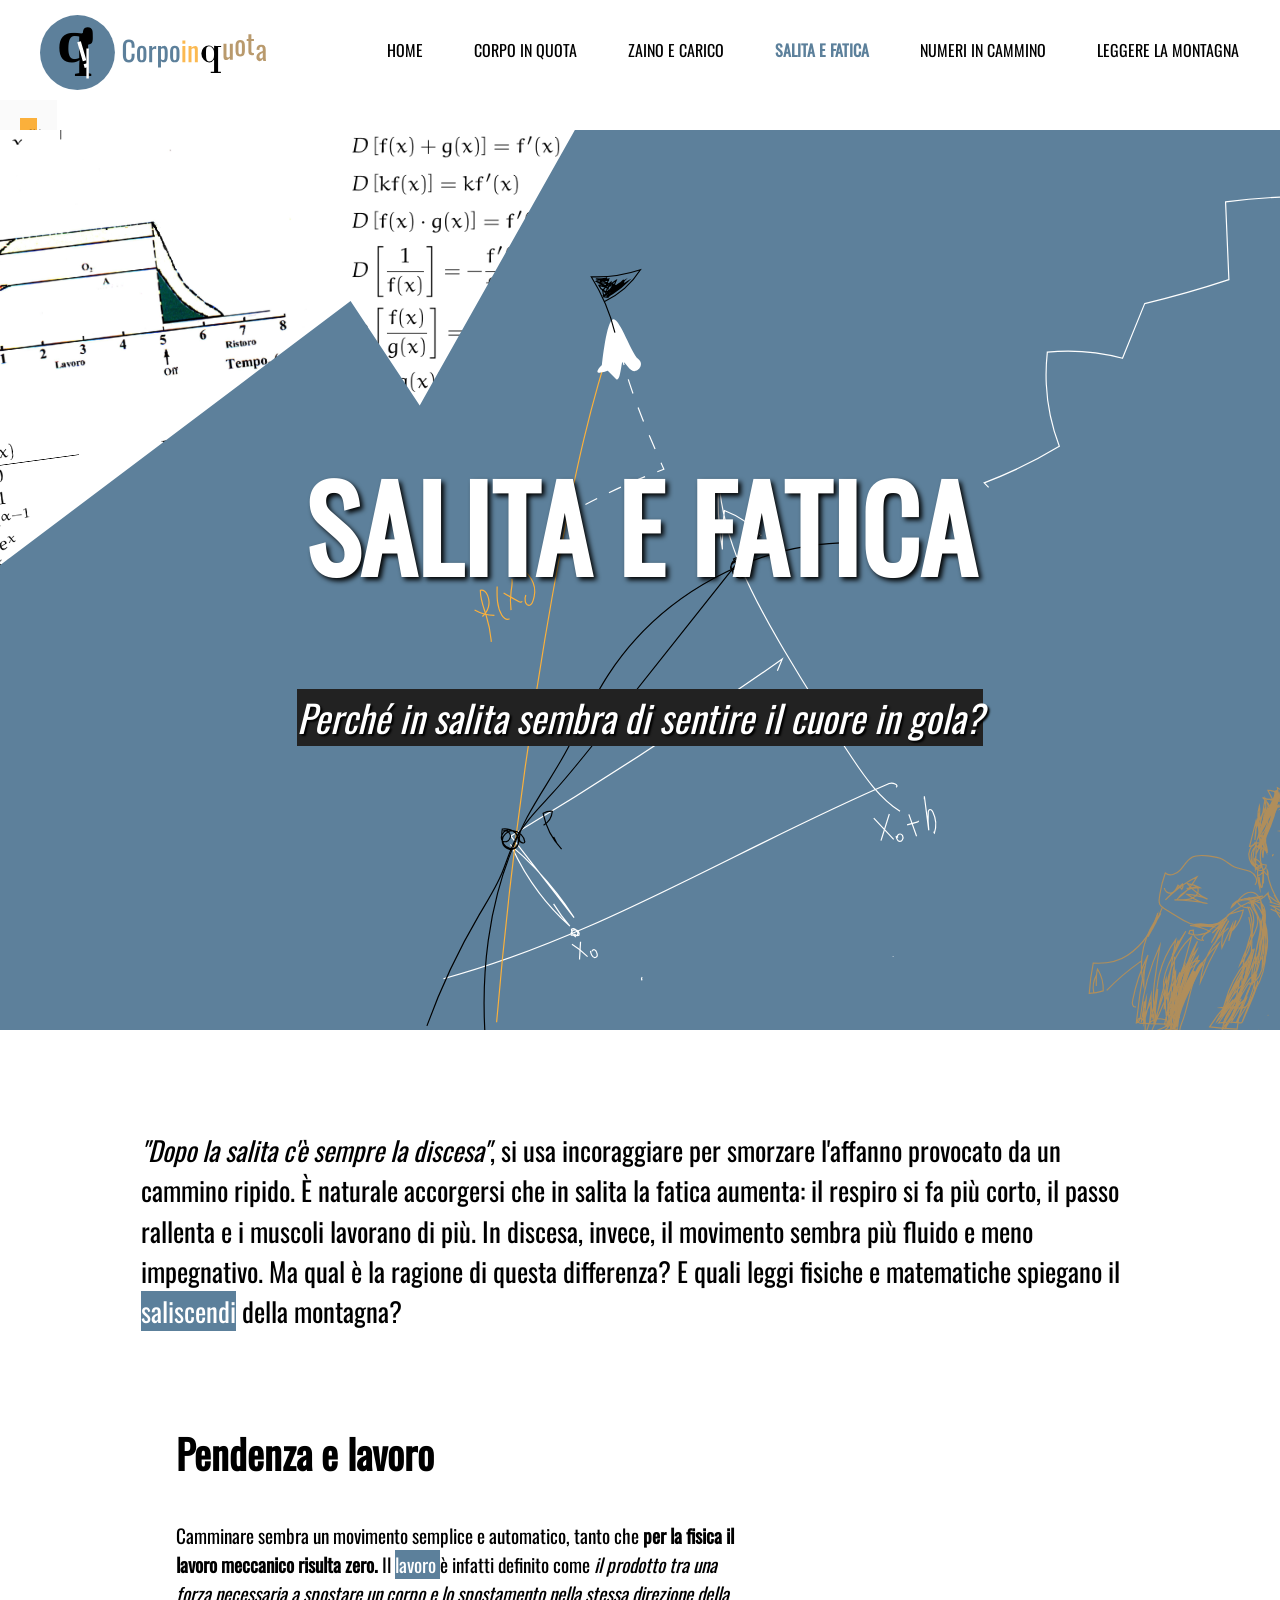
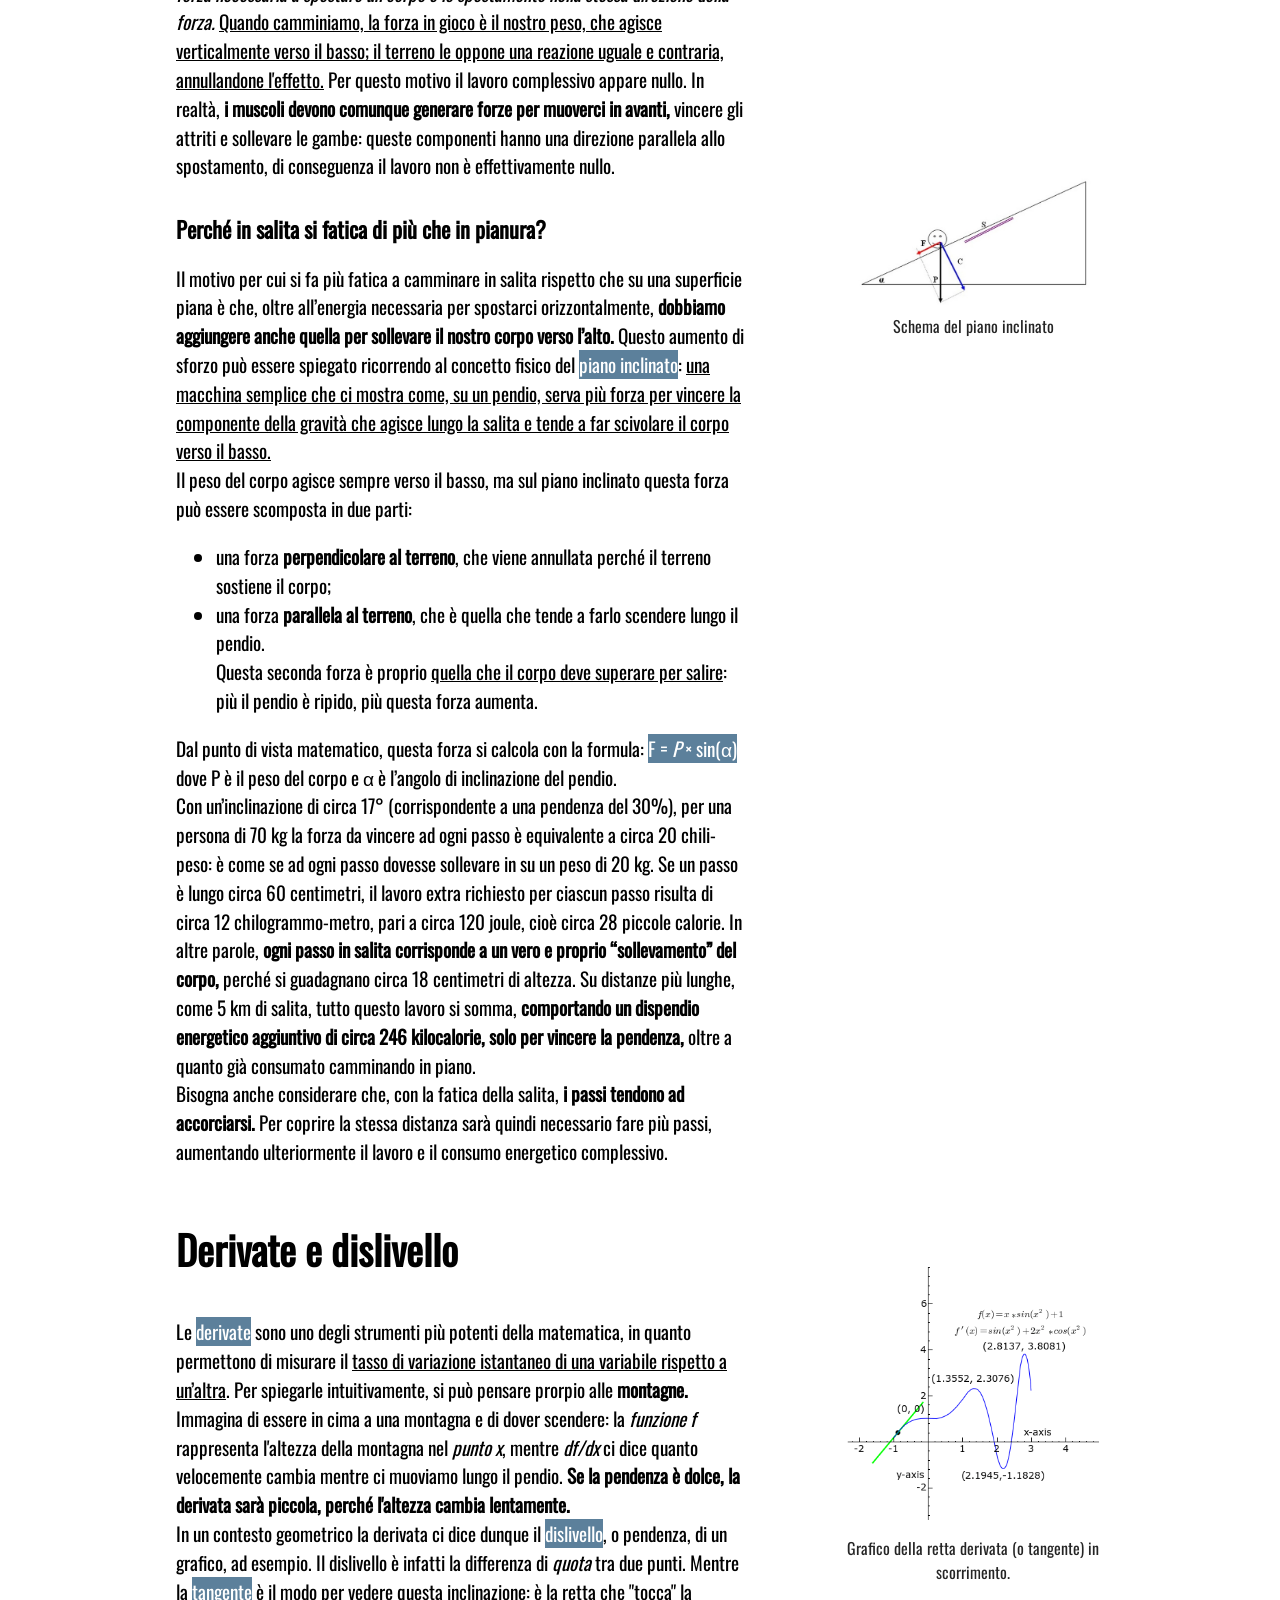
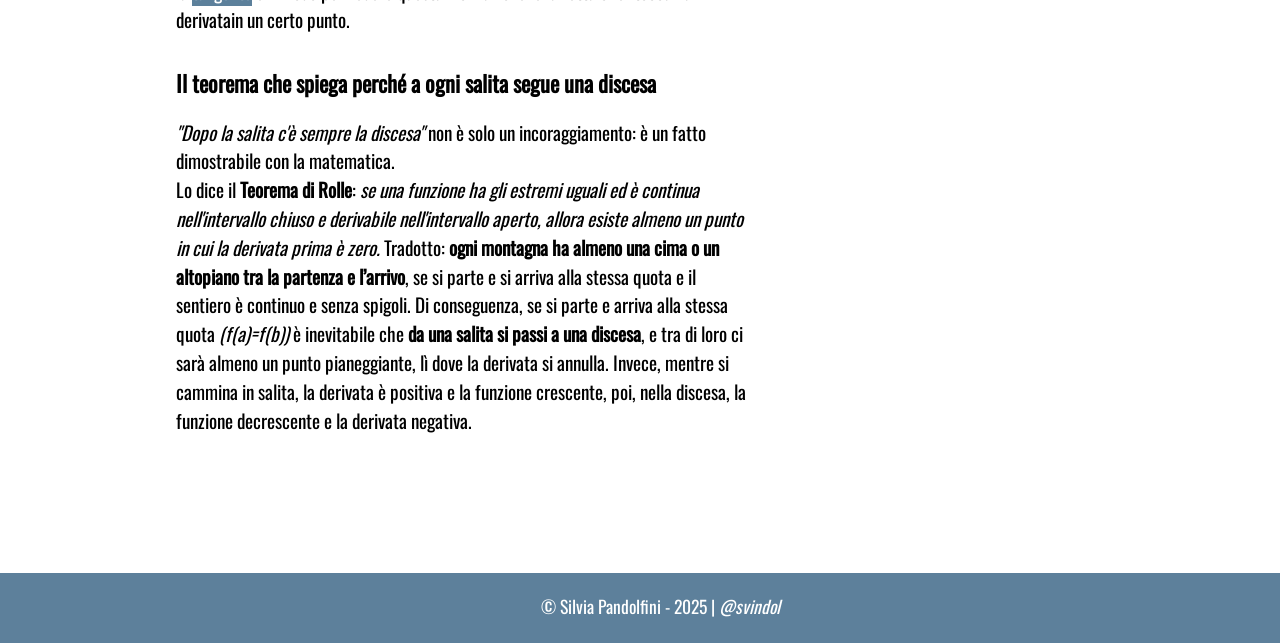
<file: Salita e fatica.html>
<!DOCTYPE html>
<html>
    <head>
      <meta charset="UTF-8" />
      <meta name="viewport" content="width=device-width, initial-scale=1.0"/>
      <link rel="icon" href="illustrazioni/icona-corpoinquota.png" type="image/png">
      <title>Salita e fatica | Corpoinquota</title>
      <link rel="stylesheet" href="fogli-esterni/style.css" />
      <link rel="stylesheet" href="fogli-esterni/responsive.css">
    </head> 
    <nav id="barranavigazione">
      <a href="index.html "><img id="logo" src="illustrazioni/logo-corpoinquota.svg"></a>
      <input type="checkbox" id="menu-toggle">
      <label for="menu-toggle" class="hamburger">☰</label>
      <div class="menu"> 
        <a href="index.html ">HOME</a>
        <a href="Corpo in quota.html">CORPO IN QUOTA</a>
        <a href="Zaino e carico.html">ZAINO E CARICO</a>
        <a href="Salita e fatica.html"style="color: #5C809B; font-weight: 800;">SALITA E FATICA</a>
        <a href="Numeri in cammino.html">NUMERI IN CAMMINO</a>
        <a href="Leggere la montagna.html">LEGGERE LA MONTAGNA</a>
    </div>
    </nav>
      <body>
        <header class="hero" style="background-image:url(disegni-hero/hero\ salita\ e\ fatica.svg);">
          <h1>SALITA E FATICA</h1>
          <p class="domanda">Perché in salita sembra di sentire il cuore in gola?</p> 
        </header>
        <main>
          <section class="introduzione">
            <p>
              <em>"Dopo la salita c'è sempre la discesa"</em>, si usa incoraggiare per smorzare l'affanno provocato da un cammino ripido. 
              È naturale accorgersi che in salita la fatica aumenta: il respiro si fa più corto, il passo rallenta e i muscoli
              lavorano di più. In discesa, invece, il movimento sembra più fluido e meno impegnativo. Ma qual è la ragione di 
              questa differenza? E quali leggi fisiche e matematiche spiegano il <span class="markblue">saliscendi</span> della montagna?
            </p>
          </section>
          <section class="contenitore">
            <div class="testo">
              <h2 id="pendenzaelavoro">Pendenza e lavoro</h2>
              <p>
                Camminare sembra un movimento semplice e automatico, tanto che <strong>per la fisica il lavoro meccanico risulta zero.</strong> Il <span class="markblue">lavoro </span> è infatti definito 
                come <em>il prodotto tra una forza necessaria a spostare un corpo e lo spostamento nella stessa direzione della forza.</em> <span class="underline">Quando camminiamo, 
                la forza in gioco è il nostro peso, che agisce verticalmente verso il basso; il terreno le oppone una reazione uguale e contraria, annullandone l'effetto.</span> 
                Per questo motivo il lavoro complessivo appare nullo. In realtà, <strong>i muscoli devono comunque generare forze per muoverci in avanti,</strong> vincere gli attriti e 
                sollevare le gambe: queste componenti hanno una direzione parallela allo spostamento, di conseguenza il lavoro non è effettivamente nullo. 
              </p>
              <h3>Perché in salita si fatica di più che in pianura?</h3>
              <p>
                Il motivo per cui si fa più fatica a camminare in salita rispetto che su una superficie piana è che, oltre all’energia necessaria per spostarci orizzontalmente,
                <strong>dobbiamo aggiungere anche quella per sollevare il nostro corpo verso l’alto.</strong> Questo aumento di sforzo può essere spiegato ricorrendo al concetto fisico del 
                <span class="markblue">piano inclinato</span>: <span class="underline">una macchina semplice che ci mostra come, su un pendio, serva più forza per vincere la componente della
                gravità che agisce lungo la salita e tende a far scivolare il corpo verso il basso.</span> <br>
                Il peso del corpo agisce sempre verso il basso, ma sul piano inclinato questa forza può essere scomposta in due parti: 
              </p>
              <ul>
                <li>una forza <strong>perpendicolare al terreno</strong>, che viene annullata perché il terreno sostiene il corpo;</li>
                <li>una forza <strong>parallela al terreno</strong>, che è quella che tende a farlo scendere lungo il pendio.<br> Questa seconda
                    forza è proprio <span class="underline">quella che il corpo deve superare per salire</span>: più il pendio è ripido, più questa forza aumenta.</li>
              </ul>
            </div>
              <figure class="immagine">
                <img src="Immagini/piano inclinato.jpg" alt="Schema del piano inclinato">
                <figcaption>Schema del piano inclinato</figcaption>
              </figure>
              <div class="testo">
                <p>
                  Dal punto di vista matematico, questa forza si calcola con la formula:
                  <span class="markblue">F = <var>P</var> &times; sin(&alpha;)</span>
                  dove P è il peso del corpo e &alpha; è l’angolo di inclinazione del pendio.<br>
                  Con un’inclinazione di circa 17° (corrispondente a una pendenza del 30%), per una persona di 70 kg la forza da vincere ad ogni passo è equivalente a circa 20 chili-peso: è come se ad ogni passo dovesse 
                  sollevare in su un peso di 20 kg. Se un passo è lungo circa 60 centimetri, il lavoro extra richiesto per ciascun passo risulta di circa 12 chilogrammo-metro, pari a circa 120 joule, cioè circa 28 piccole calorie.
                  In altre parole, <strong>ogni passo in salita corrisponde a un vero e proprio “sollevamento” del corpo,</strong> perché si guadagnano circa 18 centimetri di altezza. Su distanze più lunghe, come 5 km di salita, tutto questo lavoro si somma, 
                  <strong>comportando un dispendio energetico aggiuntivo di circa 246 kilocalorie, solo per vincere la pendenza,</strong> oltre a quanto già consumato camminando in piano. <br>
                  Bisogna anche considerare che, con la fatica della salita, <strong>i passi tendono ad accorciarsi.</strong> Per coprire la stessa distanza sarà quindi necessario fare più passi, aumentando 
                  ulteriormente il lavoro e il consumo energetico complessivo.
                </p>
              </div>
              <div class="testo">
                <h2 id="derivateedislivello"> Derivate e dislivello </h2>
                <p>
                  Le <span class="markblue">derivate</span> sono uno degli strumenti più potenti della matematica, in quanto permettono di misurare il <span class="underline">tasso di 
                  variazione istantaneo di una variabile rispetto a un’altra</span>. Per spiegarle intuitivamente, si può pensare prorpio 
                  alle <strong>montagne.</strong> <br>
                  Immagina di essere in cima a una montagna e di dover scendere: la <em>funzione f</em> rappresenta l'altezza della montagna 
                  nel <em>punto x</em>, mentre <em>df/dx</em> ci dice quanto velocemente cambia mentre ci muoviamo lungo il pendio. <strong>Se la pendenza è 
                  dolce, la derivata sarà piccola, perché l'altezza cambia lentamente.</strong> <br> In un contesto geometrico
                  la derivata ci dice dunque il <span class="markblue">dislivello</span>, o pendenza, di un grafico, ad esempio. Il dislivello è infatti la 
                  differenza di <em>quota</em> tra due punti. Mentre la <span class="markblue">tangente</span> è il modo per vedere questa inclinazione: è la retta che "tocca" la derivatain un certo punto.
                </p>
              </div>
              <figure class="immagine">
                <img src="Immagini/derivate.gif" alt="Rappresentazione animata nel grafico di una derivata">
                <figcaption>Grafico della retta derivata (o tangente) in scorrimento. </figcaption>
                </figure>
                  <div class="testo">
                  <h3>Il teorema che spiega perché a ogni salita segue una discesa</h3>
                  <p>
                    <em>"Dopo la salita c'è sempre la discesa"</em> non è solo un incoraggiamento: è un fatto dimostrabile con la matematica. <br>
                    Lo dice il <strong>Teorema di Rolle</strong>: <em>se una funzione ha gli estremi uguali ed è continua nell'intervallo chiuso e derivabile nell'intervallo aperto,
                    allora esiste almeno un punto in cui la derivata prima è zero.</em> Tradotto: <strong>ogni montagna ha almeno una cima o un altopiano tra la partenza e l’arrivo</strong>, se si parte e si arriva alla stessa quota 
                    e il sentiero è continuo e senza spigoli. Di conseguenza, se si parte e arriva alla stessa quota <em>(f(a)=f(b))</em> è inevitabile 
                    che <strong>da una salita si passi a una discesa</strong>, e tra di loro ci sarà almeno un punto pianeggiante, lì dove la derivata 
                    si annulla. Invece, mentre si cammina in salita, la derivata è positiva e la funzione crescente, poi, nella discesa, la funzione decrescente
                    e la derivata negativa.
                  </p>
                </div>
          </section>
      </main>
      <nav id="sidemenu">
        <p class="azione">    IN QUESTA PAGINA: </p>
          <ul>
              <li><a href="#pendenzaelavoro">1</a></li>
              <li><a href="#derivatedislivello">2</a></li>
          </ul>
          </nav>
    <footer id="foo"> &copy; Silvia Pandolfini - 2025 | <em>&#64;svindol</em></footer>
  </body>
</html>
</file>
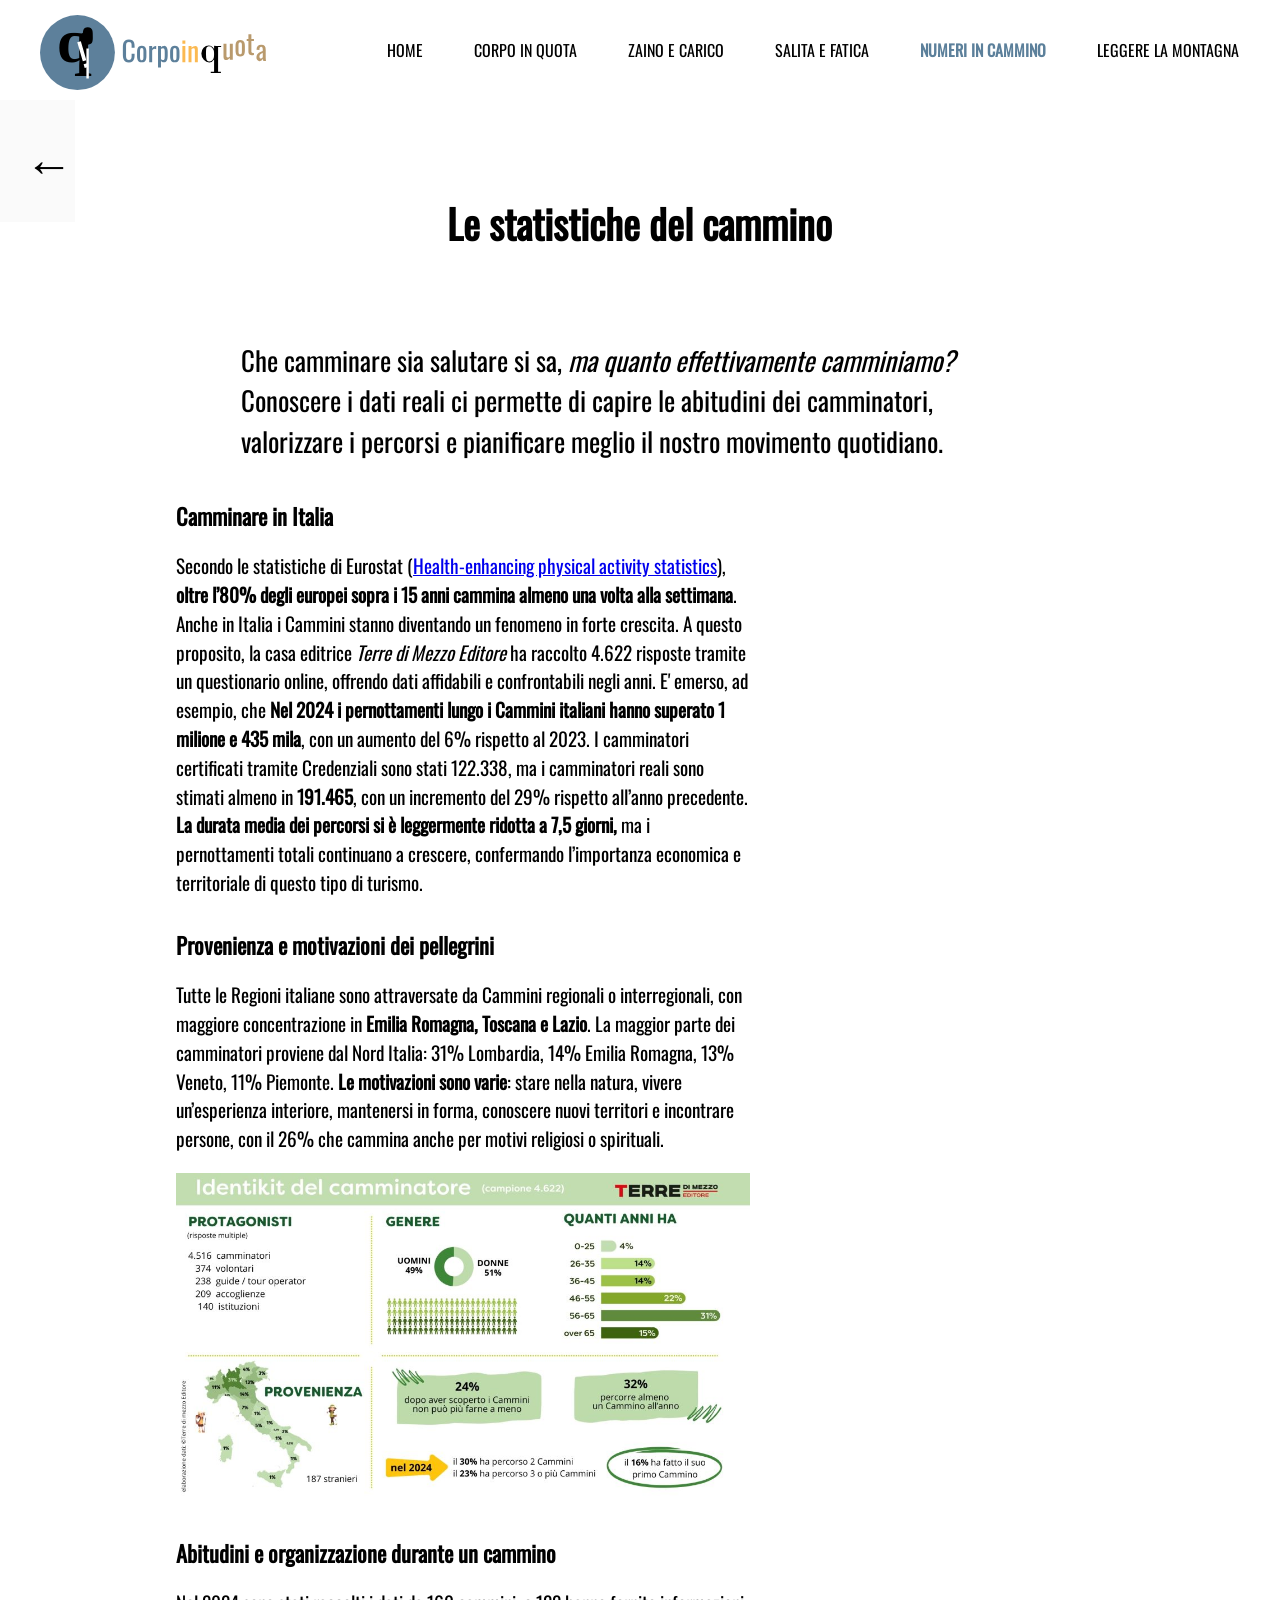
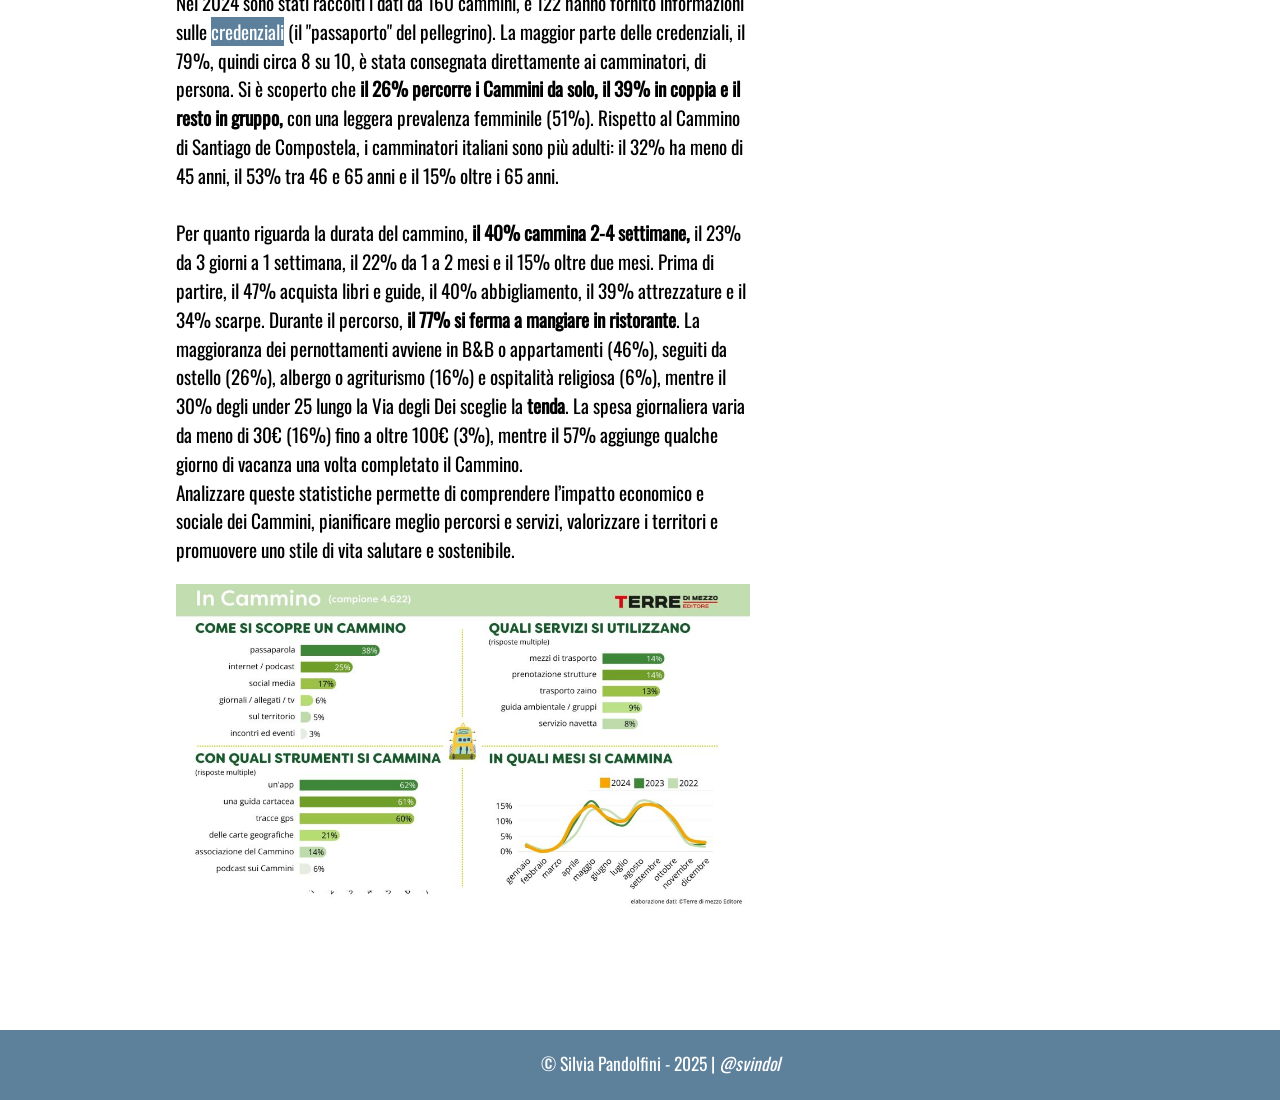
<file: Statistiche del cammino.html>
<!DOCTYPE html>
<html>
    <head>
      <meta charset="UTF-8" />
      <meta name="viewport" content="width=device-width, initial-scale=1.0"/>
      <link rel="icon" href="illustrazioni/icona-corpoinquota.png" type="image/png">
      <title>Le statistiche del cammino | Corpoinquota</title>
      <link rel="stylesheet" href="fogli-esterni/style.css" />
      <link rel="stylesheet" href="fogli-esterni/responsive.css">
    </head> 
    <body>
      <nav id="barranavigazione">
        <a href="index.html "><img id="logo" src="illustrazioni/logo-corpoinquota.svg"></a>
        <input type="checkbox" id="menu-toggle">
        <label for="menu-toggle" class="hamburger">☰</label>
        <div class="menu"> 
          <a href="index.html ">HOME</a>
          <a href="Corpo in quota.html">CORPO IN QUOTA</a>
          <a href="Zaino e carico.html">ZAINO E CARICO</a>
          <a href="Salita e fatica.html">SALITA E FATICA</a>
          <a href="Numeri in cammino.html" style="color:  #5c809b; font-weight: 800;"> NUMERI IN CAMMINO</a>
          <a href="Leggere la montagna.html">LEGGERE LA MONTAGNA</a>
        </div>
      </nav>
      <a href="javascript:history.back()" class="frecciaindietro">&larr;</a>
      <main>
        <section class="contenitore-nrincammino">
          <h2>Le statistiche del cammino</h2>
            <div class="introduzione">
            <p>
              Che camminare sia salutare si sa, <em> ma quanto effettivamente camminiamo?</em> Conoscere i dati reali ci permette di capire le abitudini dei camminatori, 
              valorizzare i percorsi e pianificare meglio il nostro movimento quotidiano.
            </p>
        </div>
        <div class="testo">
            <h3>Camminare in Italia</h3>
            <p>
              Secondo le statistiche di Eurostat (<a href="https://ec.europa.eu/eurostat/statistics-explained/index.php/Health-enhancing_physical_activity_statistics">Health-enhancing physical activity statistics</a>), 
              <strong>oltre l’80% degli europei sopra i 15 anni cammina almeno una volta alla settimana</strong>. Anche in Italia i Cammini stanno diventando un fenomeno in forte crescita. A questo proposito, la casa 
              editrice <em>Terre di Mezzo Editore</em> ha raccolto 4.622 risposte tramite un questionario online, offrendo dati affidabili e confrontabili negli anni. E' emerso, ad esempio, che
              <strong>Nel 2024 i pernottamenti lungo i Cammini italiani hanno superato 1 milione e 435 mila</strong>, con un aumento del 6% rispetto al 2023. I camminatori certificati tramite Credenziali sono stati 122.338, 
             ma i camminatori reali sono stimati almeno in <strong>191.465</strong>, con un incremento del 29% rispetto all’anno precedente. <strong>La durata media dei percorsi si è leggermente ridotta a 7,5 giorni,</strong>
              ma i pernottamenti totali continuano a crescere, confermando l’importanza economica e territoriale di questo tipo di turismo.</p>

            <h3>Provenienza e motivazioni dei pellegrini</h3>
            <p>Tutte le Regioni italiane sono attraversate da Cammini regionali o interregionali, con maggiore concentrazione in <strong>Emilia Romagna, Toscana e Lazio</strong>. La maggior parte dei camminatori proviene dal Nord Italia: 
              31% Lombardia, 14% Emilia Romagna, 13% Veneto, 11% Piemonte. <strong>Le motivazioni sono varie</strong>: stare nella natura, vivere un’esperienza interiore, mantenersi in forma, conoscere nuovi territori e incontrare persone, 
              con il 26% che cammina anche per motivi religiosi o spirituali.
            </p>
             <figure class="immagine">
              <img src="Immagini/dati-cammini-identikit.jpg" alt="Infografica identikit del camminatore">
            </figure> <br>

            <h3>Abitudini e organizzazione durante un cammino</h3>
            <p>
              Nel 2024 sono stati raccolti i dati da 160 cammini, e 122 hanno fornito informazioni sulle <span class="markblue">credenziali</span> (il "passaporto" del pellegrino). La maggior parte delle credenziali, il 79%, quindi circa 8 su 10, è stata 
              consegnata direttamente ai camminatori, di persona.
              Si è scoperto che <strong>il 26% percorre i Cammini da solo, il 39% in coppia e il resto in gruppo,</strong> con una leggera prevalenza femminile (51%). Rispetto al Cammino di Santiago de Compostela, i camminatori italiani sono più adulti: il 32% ha meno di
               45 anni, il 53% tra 46 e 65 anni e il 15% oltre i 65 anni.<br><br>
             Per quanto riguarda la durata del cammino, <strong>il 40% cammina 2-4 settimane, </strong> il 23% da 3 giorni a 1 settimana, il 22% da 1 a 2 mesi e il 15% oltre due mesi. Prima di partire, il 47% acquista libri e guide, il 40% abbigliamento, il 39% attrezzature e il 34% scarpe. 
              Durante il percorso, <strong>il 77% si ferma a mangiare in ristorante</strong>. La maggioranza dei pernottamenti avviene in B&B o appartamenti (46%), seguiti da ostello (26%), albergo o agriturismo (16%) e ospitalità religiosa (6%), mentre il 30% degli under 25 lungo la Via degli 
              Dei sceglie la <strong>tenda</strong>. La spesa giornaliera varia da meno di 30€ (16%) fino a oltre 100€ (3%), mentre il 57% aggiunge qualche giorno di vacanza una volta completato il Cammino.<br>
            Analizzare queste statistiche permette di comprendere l’impatto economico e sociale dei Cammini, pianificare meglio percorsi e servizi, valorizzare i territori e promuovere uno stile di vita salutare e sostenibile.
          </p>
            <figure class="immagine">
              <img src="Immagini/dati-cammini-info.jpg" alt="Infografica statistiche cammini d'Italia">
            </figure>
        </div>
    </section>
</main> 
    <footer id="foo"> &copy; Silvia Pandolfini - 2025 | <em>&#64;svindol</em></footer>
  </body>
</html>
</file>
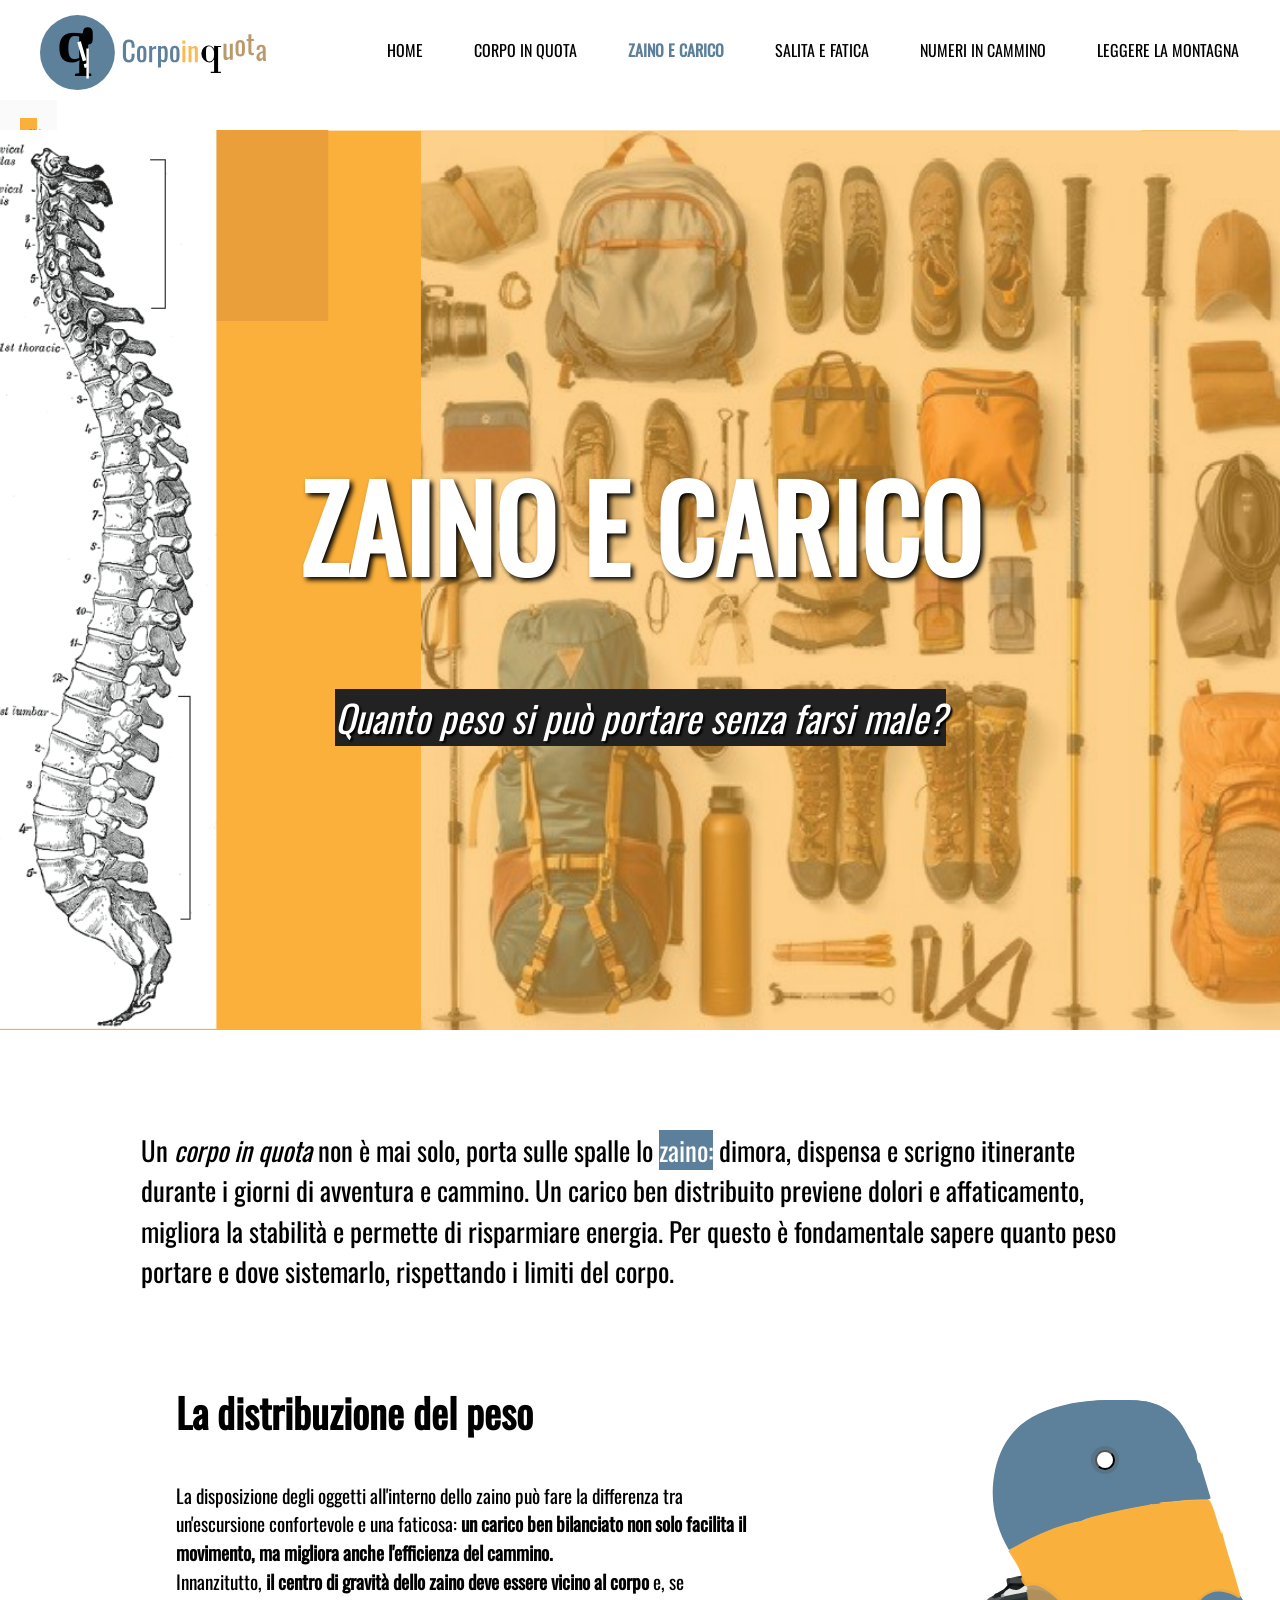
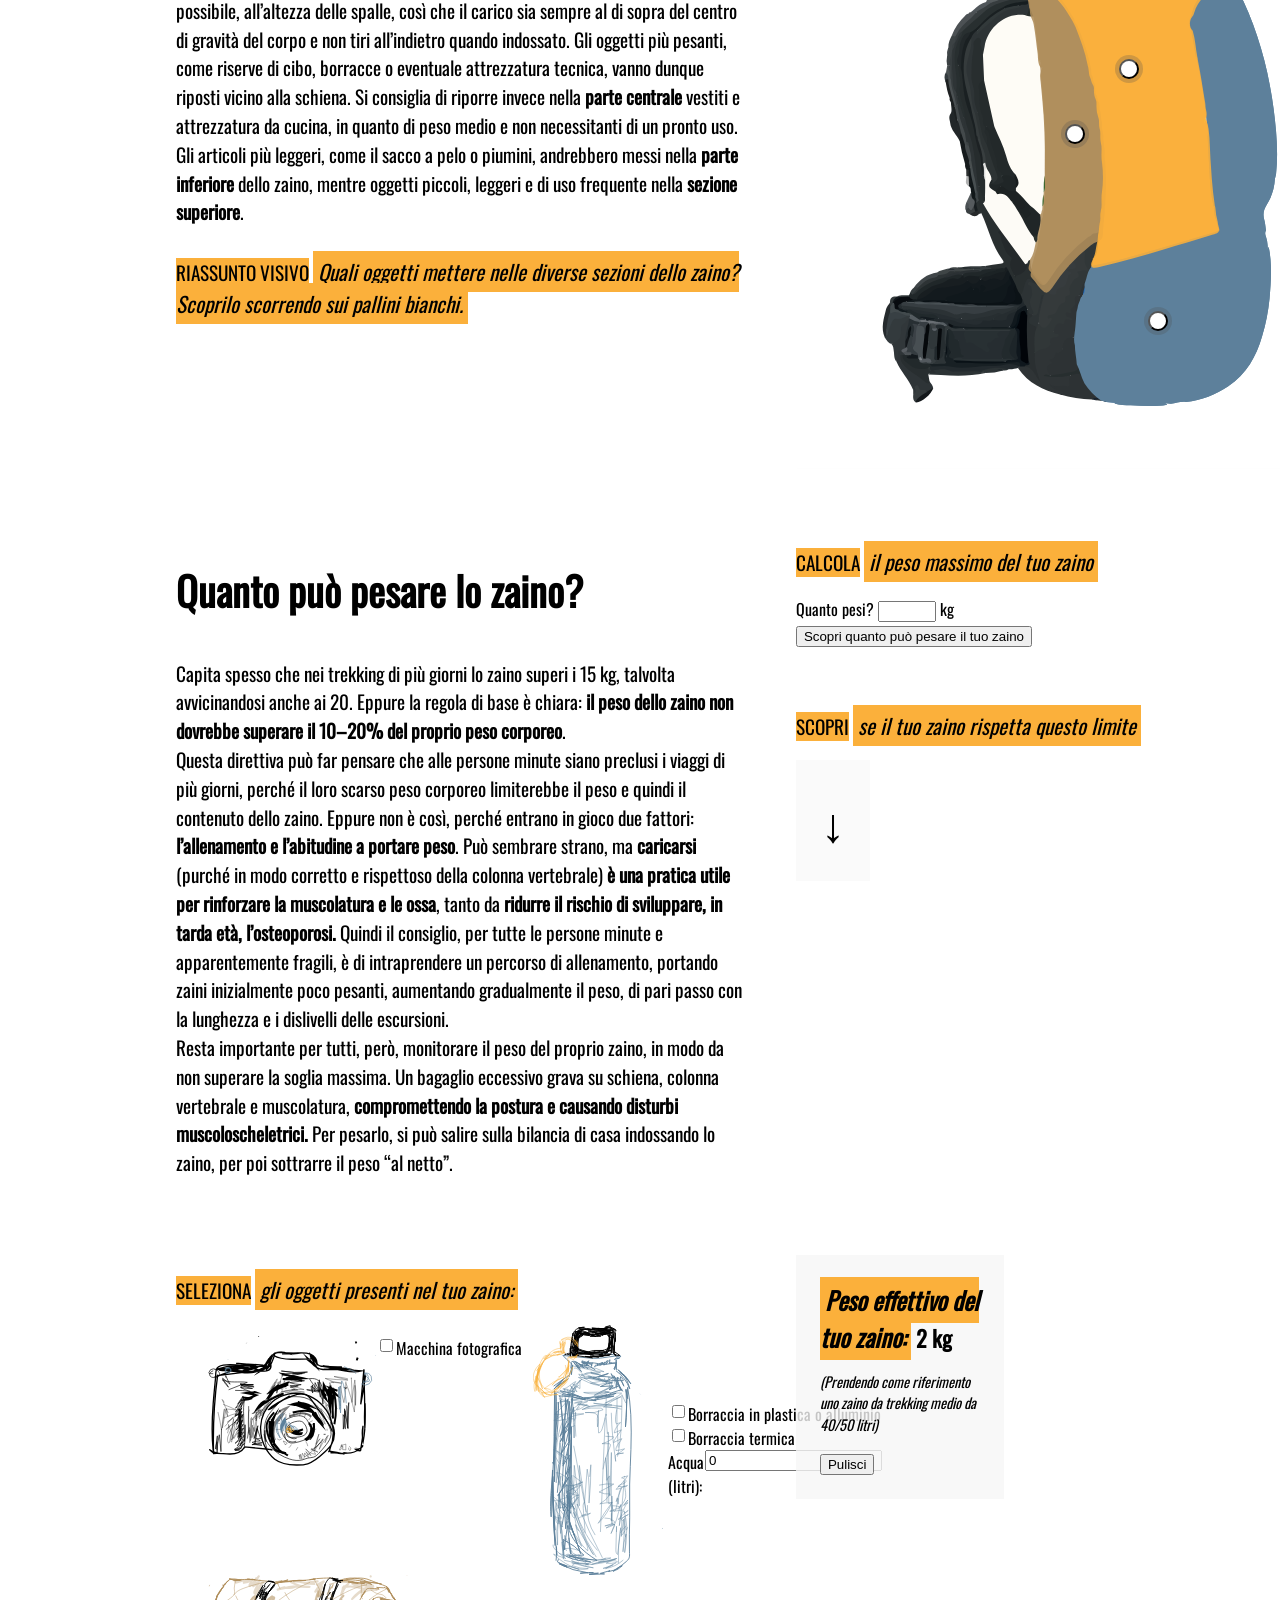
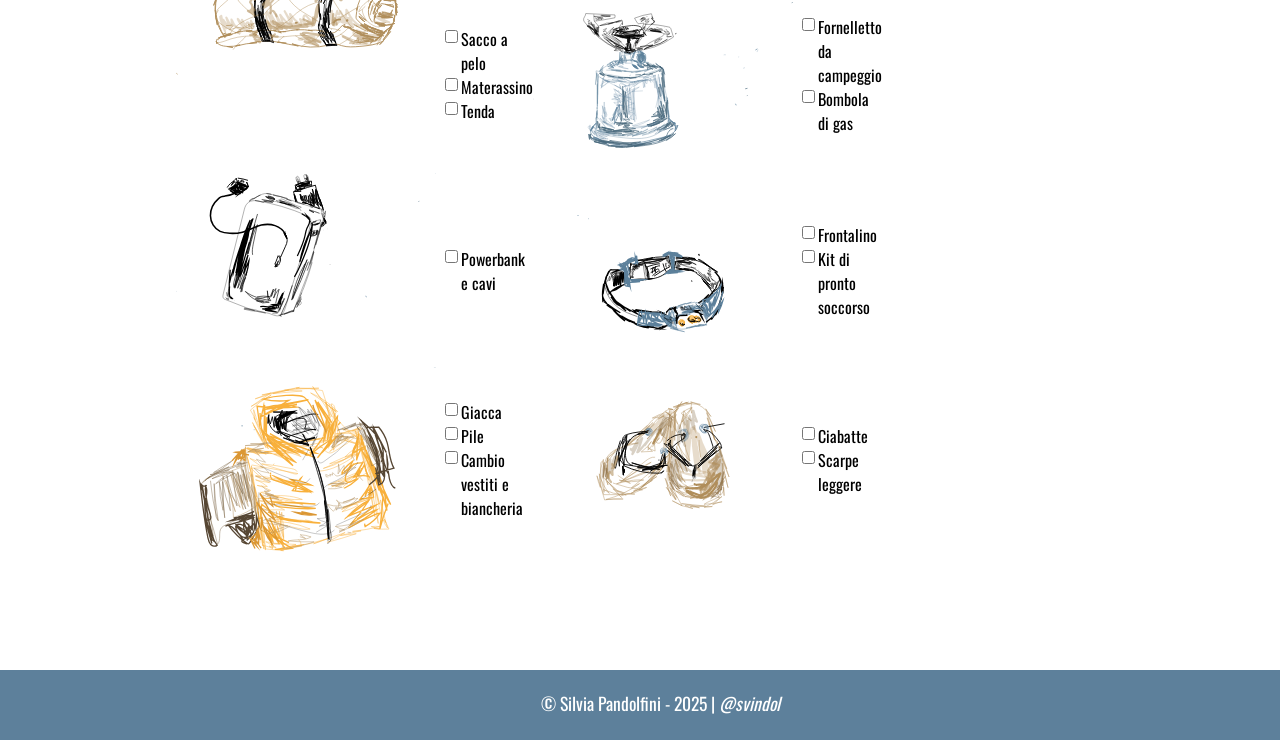
<file: Zaino e carico.html>
<!DOCTYPE html>
<html>
    <head>
        <meta charset="utf-8"> 
        <meta name="viewport" content="width=device-width, initial-scale=1.0"/>
        <link rel="icon" href="illustrazioni/icona-corpoinquota.png" type="image/png">
        <title> Zaino e carico | Corpoinquota </title>
        <link rel="stylesheet" href="fogli-esterni/style.css">
        <link rel="stylesheet" href="fogli-esterni/responsive.css">
    </head>
    <body>
        <nav id="barranavigazione">
            <a href="index.html "><img id="logo" src="illustrazioni/logo-corpoinquota.svg"></a>
            <input type="checkbox" id="menu-toggle">
            <label for="menu-toggle" class="hamburger">☰</label>
            <div class="menu">
                <a href="index.html ">HOME</a>
                <a href="Corpo in quota.html">CORPO IN QUOTA</a>
                <a href="Zaino e carico.html" style="color: #5C809B; font-weight: 800;">ZAINO E CARICO</a>
                <a href="Salita e fatica.html">SALITA E FATICA</a>
                <a href="Numeri in cammino.html">NUMERI IN CAMMINO</a>
                <a href="Leggere la montagna.html">LEGGERE LA MONTAGNA</a>
            </div>
        </nav>
        <header class="hero" style="background-image:url(disegni-hero/hero\ zaino\ e\ carico\ .svg);" alt="Immagine hero Zaino e carico"> 
            <h1>ZAINO E CARICO</h1>
            <p class="domanda">Quanto peso si può portare senza farsi male?</p>
        </header>  
        <main>
            <div class="introduzione"> 
                <p>Un <em>corpo in quota</em> non è mai solo, porta sulle spalle lo <span class="markblue">zaino:</span> dimora, dispensa e scrigno itinerante durante i giorni di avventura e cammino. 
                Un carico ben distribuito previene dolori e affaticamento, migliora la stabilità e permette di risparmiare energia. 
                Per questo è fondamentale sapere quanto peso portare e dove sistemarlo, rispettando i limiti del corpo. </p>       
            </div>
            <section class="contenitore">
                <div class="testo">
                    <h2 id="distribuzionepeso">La distribuzione del peso</h2>
                    <p>La disposizione degli oggetti all'interno dello zaino può fare la differenza tra un'escursione confortevole e una faticosa:
                        <strong>un carico ben bilanciato non solo facilita il movimento, ma migliora anche l'efficienza del cammino.</strong> <br>
                        Innanzitutto, <strong>il centro di gravità dello zaino deve essere vicino al corpo</strong> e, se possibile, all’altezza delle spalle, così che 
                        il carico sia sempre al di sopra del centro di gravità del corpo e non tiri all’indietro quando indossato. Gli oggetti più pesanti,
                        come riserve di cibo, borracce o eventuale attrezzatura tecnica, vanno dunque riposti vicino alla schiena. Si consiglia di riporre invece
                        nella <strong>parte centrale</strong> vestiti e attrezzatura da cucina, in quanto di peso medio e non necessitanti di un pronto uso. Gli articoli più leggeri,
                        come il sacco a pelo o piumini, andrebbero messi nella <strong>parte inferiore</strong> dello zaino, mentre oggetti piccoli, leggeri e di uso frequente nella 
                        <strong>sezione superiore</strong>.<br> <br>
                        <span class="mark">RIASSUNTO VISIVO</span> <span class="azione">Quali oggetti mettere nelle diverse sezioni dello zaino? Scoprilo scorrendo sui pallini bianchi.</span>
                    </p>
                </div>
                <div class="img-hotspots" aria-label="Distribuzione del peso nello zaino">
                    <button class="hotspot" style="top: 14%; left: 50%;" data-label="Leggeri" aria-label="Oggetti leggeri"></button>
                    <button class="hotspot" style="top: 43%; left: 54%;" data-label="Medi" aria-label="Oggetti medi"></button>
                    <button class="hotspot" style="top: 78%; left: 59%;" data-label="Leggeri" aria-label="Oggetti pesanti"></button>
                    <button class="hotspot" style="top: 52%; left: 45%;" data-label="Pesanti" aria-label="Oggetti pesanti"></button>
                </div>
            </section>
            <section class="contenitore">
                <div class="testo">
                    <h2 id="quantopeso">Quanto può pesare lo zaino?</h2>
                    <p>
                        Capita spesso che nei trekking di più giorni lo zaino superi i 15 kg, talvolta avvicinandosi anche ai 20. 
                        Eppure la regola di base è chiara: <strong> il peso dello zaino non dovrebbe superare il 10–20% del proprio peso corporeo</strong>.<br>
                        Questa direttiva può far pensare che alle persone minute siano preclusi i viaggi di più giorni, perché il loro scarso peso corporeo limiterebbe il peso e quindi il contenuto dello zaino. Eppure non è così, perché entrano in gioco due fattori: <strong>l’allenamento e l’abitudine a portare peso</strong>. 
                        Può sembrare strano, ma <strong>caricarsi</strong> (purché in modo corretto e rispettoso della colonna vertebrale) <strong>è una pratica utile per rinforzare la muscolatura e le ossa</strong>, tanto da <strong>ridurre il rischio di sviluppare, in tarda età, l’osteoporosi.</strong>
                        Quindi il consiglio, per tutte le persone minute e apparentemente fragili, è di intraprendere un percorso di allenamento, portando zaini inizialmente poco pesanti, aumentando gradualmente il peso, di pari passo con la lunghezza e i dislivelli delle escursioni. <br>Resta importante per tutti, però,
                        monitorare il peso del proprio zaino, in modo da non superare la soglia massima. Un bagaglio eccessivo grava su schiena, colonna vertebrale e muscolatura, <strong>compromettendo la postura e causando disturbi muscoloscheletrici.</strong> Per pesarlo, si può salire sulla bilancia di casa indossando lo zaino, per poi 
                        sottrarre il peso “al netto”.   
                    </p>
                </div>
                <div class="boxform">
                        <p>
                            <span class="mark"> CALCOLA</span>  <span class="azione">il peso massimo del tuo zaino</span>
                        </p>
                        <form id="pesozaino"></form>
                        <label for="peso"> Quanto pesi? </label>
                        <input type="number" id="peso" name="peso" size="1" step="0.1" min="10" class="input-peso"> kg <br>
                        <input type="button" value="Scopri quanto può pesare il tuo zaino" onclick="PesoZaino()"/>
                     <br>
                    <p id="risultato"></p> <br>
                       <p>
                        <span class="mark">SCOPRI</span>   <span class="azione">se il tuo zaino rispetta questo limite</span></p>
                        <br>  <a href="#frecciaform" class="freccia">&#8595;</a>
                  
                </div>
            </section>
            <section class="contenitore">
            <div id="contenitore-formoggetti">
                <p id="frecciaform"><span class="mark">SELEZIONA</span> <span class="azione"> gli oggetti presenti nel tuo zaino:</span></p>
                <form id="OggettiZaino" class="griglia-oggetti">
<!--oggetti-->      <div class="oggetto">
                        <div class="nomeoggetto">
                        <label>
                            <img class="disegnooggetto" src="Oggetti zaino/macchina fotografica.svg" alt="Macchina fotografica" style="width: 200px;">
                            <input type="checkbox" name="oggetto" value="1.2" onchange="calcolaPeso()">
                            Macchina fotografica
                        </label>
                        </div>
                    </div>
                    <div class="oggetto">
                            <img class="disegnooggetto" src="Oggetti zaino/borraccia.svg" style="width: 130px;" alt="Borraccia">
                        <div class="nomeoggetto">
                        <label>
                            <input type="checkbox" name="oggetto" value="0.5" onchange="calcolaPeso()">
                            Borraccia in plastica o alluminio
                        </label>
                        <label>
                            <input type="checkbox" name="oggetto" value="0.35" onchange="calcolaPeso()">
                            Borraccia termica
                        </label>
                        <label>
                            Acqua (litri): 
                            <input type="number" id="acqua" name="acqua" step="0.5" min="0" value="0" onchange="calcolaPeso()"> 
                        </label>
                        </div>
                    </div>
                    <div class="oggetto">
                        <img class="disegnooggetto" src="Oggetti zaino/sacco a pelo.svg" alt="Sacco a pelo">
                            <div class="nomeoggetto">
                            <label>
                                <input type="checkbox" name="oggetto" value="1" onchange="calcolaPeso()">
                                Sacco a pelo
                            </label>
                            <label>
                                <input type="checkbox" name="oggetto" value="0.5" onchange="calcolaPeso()">
                                Materassino
                            </label>
                            <label>
                                <input type="checkbox" name="oggetto" value="2" onchange="calcolaPeso()">
                                Tenda
                            </label>
                        </div>
                    </div>
                    <div class="oggetto">
                        <img class="disegnooggetto" src="Oggetti zaino/fornelletto.svg" alt="Fornelletto da campeggio">
                        <div class="nomeoggetto">
                        <label>
                            <input type="checkbox" name="oggetto" value="0.3" onchange="calcolaPeso()">
                            Fornelletto da campeggio
                        </label> 
                        <label>
                            <input type="checkbox" name="oggetto" value="0.4" onchange="calcolaPeso()">
                            Bombola di gas
                        </label>
                    </div>
                    </div>
                    <div class="oggetto">
                        <img class="disegnooggetto" src="Oggetti zaino/powerbank.svg" alt="Powerbank">
                        <div class="nomeoggetto">
                            <label>
                                <input type="checkbox" name="oggetto" value="0.3" onchange="calcolaPeso()">
                            Powerbank e cavi
                        </label>
                        </div>
                    </div>
                    <div class="oggetto">
                        <img class="disegnooggetto" src="Oggetti zaino/frontalino.svg" alt="Frontalino">
                            <div class="nomeoggetto">
                            <label>
                                <input type="checkbox" name="oggetto" value="0.1" onchange="calcolaPeso()">
                                Frontalino
                            </label>
                            <label>
                                <input type="checkbox" name="oggetto" value="0.2" onchange="calcolaPeso()">
                                Kit di pronto soccorso
                            </label>
                        </div>
                    </div>
                    <div class="oggetto">
                        <img class="disegnooggetto" src="Oggetti zaino/giacca.svg" alt="Giacca">
                        <div class="nomeoggetto">
                            <label>
                                <input type="checkbox" name="oggetto" value="0.3" onchange="calcolaPeso()">
                                Giacca
                        </label>
                        <label>
                            <input type="checkbox" name="oggetto" value="0.3" onchange="calcolaPeso()">
                            Pile
                        </label>
                        <label>
                                <input type="checkbox" name="oggetto" value="0.8" onchange="calcolaPeso()">
                            Cambio vestiti e biancheria
                        </label>
                        </div>
                    </div>
                    <div class="oggetto">
                        <img class="disegnooggetto" src="Oggetti zaino/infradito.svg" alt="Ciabatte">
                        <div class="nomeoggetto">
                            <label>
                                <input type="checkbox" name="oggetto" value="0.2" onchange="calcolaPeso()">
                                Ciabatte
                        </label>
                        <label>
                            <input type="checkbox" name="oggetto" value="0.6" onchange="calcolaPeso()">
                            Scarpe leggere
                        </label>
                        </div>
                    </div>
                    </form>
            </div>
            <div id="risultato-peso">
                
                <h3 class="totale">
                   <span class="azione">Peso effettivo del tuo zaino:</span>
                <span id="pesoTotale">2</span> kg</h3>
                
                <p style="font-size: 0.9em; font-style: italic;">(Prendendo come riferimento uno zaino da trekking medio da 40/50 litri)</p>
                <button type="button" onclick="pulisciForm()">Pulisci</button>
                </div>
            </section>
            </main>
        <nav id="sidemenu">
            <p class="azione">  IN QUESTA PAGINA:  </p>
            <ul>
                <li><a href="#distribuzionepeso">1</a></li>
                <li><a href="#quantopeso">2</a></li>
            </ul>
            </nav>
        <footer id="foo"> &copy; Silvia Pandolfini - 2025 | <em>&#64;svindol</em></footer>
    <script src="fogli-esterni/script.js"></script>
    </body>
</html>
</file>
<file: fogli-esterni/style.css>
@font-face {
      font-family: 'Oswald';
      src: url('../font/Oswald-Regular.ttf') format('truetype');
      font-weight: normal;
      font-style: normal;
  }

  body {
    font-family: 'Oswald', 'Arial Narrow', Arial, sans-serif;
    margin: 0px;
    padding:0px;
    padding-top: 100px;
    background-color: #ffffff;
    line-height: 1.5;
    overflow-x: hidden;
  }


  h1 {
    position: sticky;
    text-shadow: 3px 3px 5px black;
    top: 0;
    z-index: 10;
  }


  h2 {
    margin-bottom: 20px;
    font-size: 2.5em;
    scroll-margin-top: 100px;
  }

  h3 {
    font-size: 1.4em;
    margin-top: 2%;
    margin-bottom: 0px;
  }

  p {
    font-size:1.2em;
  }

  ul{
    font-size:1.2em;
    margin:0px;
  }


  main {
    margin: 40px;
    padding: 20px;
    z-index: o;
  }

  
  figcaption {
    color: #000000da; 
    font-style: bold;
    text-align: center;
  }

  .hero {
    height: 100vh;
    background-size: cover;
    background-position: center;
    background-repeat: no-repeat;
    display: flex;
    flex-direction: column;
    justify-content: center;
    align-items: center;
    text-align: center;
    color: rgb(255, 255, 255);
    padding: 0;
    font-size: 1.8em;
    position: sticky;
  }

  header h1 {
    margin-top: 25px;
    position: sticky;
    font-size: 4em;
    color: white;
  }

  header { 
    text-align: center; 
    margin-top: 30px; 
    position: relative;
    z-index: 2; 
  }



  

/* ===================CONTENITORI========================= */

  .contenitore {
    display: grid;
    grid-template-columns: 61.8% 38.2%; 
    column-gap: 5%;
    margin: 5% 10%;
    align-items: start;
  }

  .contenitore-nrincammino {
    display: grid;
    grid-template-columns: 61.8% 38.2%; 
    margin: 0% 10% 5%;
    align-items: center;
  }

  .contenitore-nrincammino h2 {
    grid-column: 1 / -1;
    text-align: center;
    }

  .contenitore-nrincammino .introduzione {
    grid-column: 1 / -1;
    }

  .contenitore-nrincammino .testo figure  {
    grid-column: 1 / -1;
    margin: 0 auto;    
  }

  .immagine img {
    width: 100%;    
    height: auto;
    max-width: none;
  }

  .testo {
    display: flex;
    flex-direction: column;
    grid-column: 1;
  }

  .immagine {
    grid-column: 2;      
    justify-self: end;    
    align-self: center;   
    max-width: 600px; 
  }
  
  .svgnrincammino {
    width: 900px;
    height: auto;
    min-width: 500px;
  }

  .contenitoresvg {
    display: flex;
    justify-content: center; 
    align-items: center;  
    margin-top: 10%;  
  }
    

  



  /*===========================STILI E DECORAZIONI ======================*/

    .markblue {
      background-color: #5C809B;
      color:#ffffff;
      font-weight: 400;
    }

  .azione {
    font-style: italic;
    background-color: #FBB03B;
    font-size: 1.1em;
    padding: 5px 5px;   box-sizing: border-box;
  }

  .introduzione {
    margin-top: 40px;
    font-size: 1.4rem;
    margin-left: 7%;
    margin-right: 7%;
  }

  .domanda {
    font-size: 1.3em;
    text-shadow: 2px 2px 2px rgb(0, 0, 0);
    margin: 0;
    color: #fff;      
    font-style: italic;
    text-align: center;
    position: sticky;
    background: #222222;
  }

  .mark {
    color: black;
    background-color: #FBB03B;
  }

  .underline {
    text-decoration: underline;
  }

  
  .frecciaindietro {
    width: 25px;
    background: #f9f9f9cb;
    padding: 25px;
    z-index: 1; 
    margin: 0px;
    position: fixed;
    text-decoration: none;
    font-size: 3em;
    color:#000000;
  }

  .freccia {
    width: 25px;
    background: #f9f9f9cb;
    padding: 25px;
    text-decoration: none;
    font-size: 3em;
    color:#000000;
  }





/* ============================ FORM OGGETTI ZAINO ===============================*/

  .griglia-oggetti {
    display: grid;
    grid-template-columns: repeat(2, 1fr); 
    gap: 0px;
  }

  .oggetto {
    display: flex;
    flex-direction: row; 
    align-items: center;
    gap: 5px;
  }

  .disegnooggetto {
    width: 260px;   
    height: auto;
    flex-shrink: 0;
    object-fit: contain; 
    display: flex;
    flex-direction: row;
    align-items: center;
    gap: 1em;
    transition: transform 0.2s ease;
  }

  .disegnooggetto:hover {
    transform: scale(1.3); 
  }

  .nomeoggetto {
    display: flex;
    flex-direction: column;
    justify-content: center;  
    cursor: pointer;
  }

  .nomeoggetto label {
    display: flex;
    align-items: flex-start;
    cursor: pointer;
  }

  #risultato-peso {
    position: sticky;
    top: 90px;              
    align-self: self;
    background: rgba(247, 247, 247, 0.8);
    padding: 1.5em;
    max-width: 160px;
    right: 0;
  }

  #formoggetti img {
    width: 200px;
  }

  .grid-oggetti {
    display: grid;
    grid-template-columns: 1fr 1fr;
    gap: 10px;                     
    margin-top: 0px;
  }

  .grid-oggetti label {
    display: flex;
    align-items: right;
    gap: 0px;
    font-size: 1em;
    cursor: pointer;
  }

  .grid-oggetti img {
    width: 400px;  
    height: auto;
  }

  #formoggetti h3 {
    margin-bottom: 15px;
  }

  #formoggetti .totale {
    margin-top: 20px;
    font-size: 1.2em;
}

  #zaino {
    width: 50%;
    max-width: 300px;
    height: auto;
  }

  #oggetti {
    width: 50%;
    max-width: 300px;
    height: auto;
  }

  #pesozaino {
    font-size: 1.2em;
  }








  /* ===============ILLUSTRAZIONE CORPO UMANO================*/


  .body-container {
    width: 300px;
    grid-column: 1 / -1;     
    display: flex;
    justify-content: center;
    justify-self: center
  }  

  .body-container svg {
      display: flex;
    justify-content: center; 
    align-items: center; 
  }

  .organ {
    position: absolute;
    opacity: 0;
    transition: opacity 0.3s ease, transform 0.3s ease;
  }

  #reni:hover path{
    fill: #5C809B;
    stroke: #415a6d;
    stroke-width: 2;
  }

  #muscoli:hover path{
    fill: #e18d0e;
    stroke: #cc7906;
    stroke-width: 2;
  }

  .parte { cursor: pointer; }
  .label { display: none; font-size: 14px; fill: #222; }

  .parte:hover .label, .parte:focus-within .label {
    display: block;
  }

  #polmoni:hover path{
    fill: rgb(255, 255, 255);
    stroke: black;
    stroke-width: 2;
  }

  #cuore:hover path{
    fill: rgb(187, 23, 23);
    stroke: black;
    stroke-width: 2;
  }

  #cervello:hover path{
    fill: #B08E5B;
    stroke: white;
    stroke-width: 2;
  }


  .input-peso {
    width: 50px; 
  }




  /* ==================HOMEPAGE====================== */

  #home1 {
    height: 100vh;
  }

  #home2 {
    height: 100vh;
    margin-top: 10vh;
  }

  #home3 {
    height: 100vh;
    margin-bottom: 500px;
  }

  #home1 h1 {
    margin-bottom: 100px; 
  }

  #home1 header h1 {
    color: #d1d0d0;
    font-size: 3;
    text-shadow:  10px 5px 0 #B08E5B,
    -2px 2px 0 #B08E5B,
    2px -2px 0 #B08E5B,
    -2px -2px 0 #B08E5B;
    margin-bottom: 200px;
  }

  #home1 h2 {
    margin-top: 50px; 
  }

  #home2 p {
    margin-top: -200px;
  }
  
  #home2 header {
    margin-bottom: 500px; 
  }
  
  #logo {
    width:250px;
    text-align: center;
    margin:30px;
  }

  #titolohome {
    color: #5C809B;
  }

  .illustrazione {
    width: 225px;
    position: relative;
    top: 50%;             
    left: 50%;             
    transform: translate(-50%, -50%); 
    height: auto;
    margin-top: 400px;
  }

  .scrittahome {
    text-align: center;
    margin: 30px;
    position: sticky;
  }

  .illustrazione2 {
    width: 760px;
    position: relative;
    top: 50%;              
    left: 48%;       
    transform: translate(-50%, -50%);
    height: auto;
    margin-top: 400px;
  }

  .q {
    position: fixed;      
    top: 50%;            
    left: 50%;            
    transform: translate(-50%, -50%); 
    width: 160px;         
    height: auto;
    opacity: 0;                     
    animation: fadeIn 2s forwards;   
    animation-delay: 1s;             
  }

    @keyframes fadeIn {
      from { opacity: 0; }
      to { opacity: 1; }
    }


  #logo {
    height: 80px; 
    width: auto;
  }


    .logohome {
      width: 70%;
      margin-left: 7%;
      margin-top: 150px;
      margin-bottom: 200px;
    }






/*===================MENU E FOOTER==============================*/

  #barranavigazione {
    padding: 10px;
    width: 100vw;
    top: 0;
    height: 80px;
    background-color: #ffffff;
    display: flex;
    gap: 40px;
    position: fixed;
    z-index: 4;
    align-items: center;
  }

  #barranavigazione a {
    text-decoration: none;
    font-family: 'Oswald';
    color: black;
    font-size: 1.2;
    display: flex;
    align-items: center;
    justify-content: center;
  }

  #sidemenu {
    position: fixed;
    top: 0;
    left: 0;
    width: 17px;
    height: 100vh;
    background: #f9f9f9cb;
    padding: 20px;
    z-index: 1; 
     margin-top: 80px;
  }

  #sidemenu ul {
    list-style: none;
    padding: 0;
    margin-left: 0px;
  }

  #sidemenu li {
    margin: 40px 0;
  }

  #sidemenu a {
    font-size: 2em;         
    color: black;             
    text-decoration: none;
    gap: 300px;
  }

  #sidemenu a:hover {
    color: #5C809B;
  }

  .menu {
    display: flex;
    flex: 1;
    justify-content: space-evenly;
  }

  #menu-toggle {
    display: none;
  }

  .hamburger {
    display: none;      
    font-size: 30px;
    color: black;
    padding: 0 10px;
    cursor: pointer;
    user-select: none;
    margin-left: 10px;   
  }

  
  #foo {
    width: 100%;
    height: 30px;
    background:#5D809B;
    color: white;
    text-align: center;
    padding: 20px;
    font-size: 1.1em;
    position: relative;
    z-index: 2;
  }




/*==================MAPPA IMMAGINE DISTRIBUZIONE PESO ZAINO===============*/

  .img-hotspots {
        position: relative;
        height: 80vh;
        aspect-ratio: 592.35 / 713.84;
        margin: 0;
        background: url('distribuzionepeso.svg') center/contain no-repeat;
        flex: 1;
      }

      .hotspot {
        position: absolute;
        width: 20px; height: 20px;
        border-radius: 50%;
        background: #ffffff;
        box-shadow: 0 0 0 4px rgba(75, 75, 75, 0.25);
        cursor: pointer;
        display: grid; place-items: center;
        outline: none;
        transition: transform .15s;
      }
      .hotspot:hover,
      .hotspot:focus { transform: scale(1.1); }

      .hotspot::after {
        content: attr(data-label);
        position: absolute;
        top: 50%;
        left: calc(100% + 10px);
        transform: translateY(-50%);
        background: rgba(0,0,0,.85);
        color: #fff;
        font: 14px, 'Oswald';
        padding: 6px 10px;
        border-radius: 6px;
        white-space: nowrap;
        opacity: 0;
        pointer-events: none;
        transition: opacity .15s;
      }
      .hotspot:hover::after,
      .hotspot:focus::after { opacity: 1; }

      .hotspot::before {
        content: "";
        position: absolute;
        top: 50%;
        left: 100%;
        transform: translate(2px,-50%);
      
        opacity: 0;
        transition: opacity .15s;
      }
      .hotspot:hover::before,
      .hotspot:focus::before { opacity: 1; }


    


/* =======NUMERI IN CAMMINO HOVER==========*/


  #cerchiomarrone:hover circle {
    fill:rgb(0, 0, 0);
  }

  #cerchiopiede:hover path {
    fill: #FBB03B;

  }

  #cerchiomarrone:hover text {
    opacity: 1;
  }

   #cerchiopiede:hover text {
    opacity: 1;
    fill: #97620e;
  }

  #cerchioscarabocchio:hover path {
    fill:rgb(255, 255, 255);
    stroke:#5C809B;
  }

    #cerchioscarabocchio:hover text {
    opacity: 1;
fill:#5C809B;
  }

  #cerchionero:hover text {
    opacity: 1;
    fill:#B08E5B
  }

    #cerchionero:hover circle {
    fill:#b08e5b;
  }

    #cerchiofiori:hover text {
    opacity: 1;
    fill:#5C809B;
  }

    #cerchiofiori:hover path {
    fill: black;
  }

    #cerchionumeri:hover text {
    opacity: 1;
  }

    #cerchionumeri:hover path {
    fill:black;
    stroke:#5C809B;
  }

     #cerchionumeri:hover text {
    opacity: 1;
  }

    #cerchiogiallo:hover circle {
    fill:rgb(255, 255, 255);
    stroke:#5C809B;
    stroke-width: 3%;
  
  }

      #cerchiogiallo:hover text {
    opacity: 1;
    fill: #FBB03B;
  
  }







/*================== CLASSI SVG CORPO UMANO===============*/


  .cls-1, .cls-10, .cls-2, .cls-3, .cls-4, .cls-5, .cls-6, .cls-7, .cls-8, .cls-9 {
          fill: none;
          stroke-miterlimit: 10;
        }

        .cls-1, .cls-2, .cls-3 {
          stroke: #b08e5b;
        }

        .cls-2 {
          stroke-width: 0.5px;
        }

        .cls-3, .cls-6 {
          stroke-width: 0.75px;
        }

        .cls-4 {
          stroke: #fff;
        }

        .cls-5, .cls-6, .cls-7 {
          stroke: #b20b2b;
        }

        .cls-7 {
          stroke-width: 0.25px;
        }

        .cls-8 {
          stroke: #5d809b;
        }

        .cls-10, .cls-9 {
          stroke: #d8861a;
        }

        .cls-10 {
          stroke-width: 2px;
        }
</file>
<file: fogli-esterni/animazione.css>
body {
		  margin: 0;
		  padding: 0;
		  width: 100%;
		  height: 100%;
		  overflow-x: hidden;
		}

		#makapen_animation {
		  width: 100vw;
		  height: auto;
		  margin: 0 auto;
		  background-color: black;
		}

		.op {
		  opacity:0;
		}

		#sky {
		  opacity: 0;
		  animation: sky-sea_animation 2s linear;
		  animation-fill-mode:forwards;
		}

		#sun {
		  opacity: 0;
		  transform: scale(1);
		  animation: sun_animation 3s linear;
		  animation-fill-mode: forwards;
		  animation-delay: 2.5s;
		}

		#spin {
		  transform-origin: 50% 50%;
		  animation: sun_spin 30s linear infinite reverse;
		}

		#sea {
		  opacity: 0;
		  animation: sky-sea_animation 2s linear;
		  animation-fill-mode:forwards;
		}

		#sky_wave {
		  opacity: 0;
		  animation: sky_waves_animation 1s linear;
		  animation-fill-mode:forwards;
		  animation-delay: 0.5s;
		}

		#cloud {
		  opacity: 0;
		  animation: cloud_appear 3s linear;
		  animation-fill-mode: forwards;
		  animation-delay: 2.5s;
		}

		.cloud_op1 {
		  position: absolute;
		  transform: translateX(-80vw);
		  animation: cloud_1 25s linear infinite;
		}

		.cloud_op2 {
		  position: absolute;
		  transform: translateX(-90vw);
		  animation: cloud_2 30s linear infinite;
		}

		.cloud_op3 {
		  position: absolute;
		  transform: translate(-20vw);
		  animation: cloud_3 35s linear infinite;
		}

		.cloud_op4 {
		  position: absolute;
		  transform: translate(-25vw);
		  animation: cloud_4 45s linear infinite;
		}

		.cloud_op5 {
		  position: absolute;
		  transform: translate(-50vw);
		  animation: cloud_5 20s linear infinite;
		}

		.cloud_op6 {
		  position: absolute;
		  transform: translate(-70vw);
		  animation: cloud_6 60s linear infinite;
		}

		#mountain_plan_1_1 {
		  opacity: 1;
		  transform: scale(0);
		  transform-origin: 50% 100%;
		  animation: main_mountain_pr 1s linear;
		  animation-fill-mode: forwards;
		  animation-delay: 2s;
		}

		#mountain_plan_1_2 {
		  transform: scale(0);
		  transform-origin: 50% 50%;
		  animation: main_mountain_pr 1s linear;
		  animation-fill-mode: forwards;
		  animation-delay: 2s;
		}

		#mountain_plan_2_1 {
		  opacity: 0;
		  transform: scale(0);
		  transform-origin: 50% 100%;
		  animation: main_mountain 1s linear;
		  animation-fill-mode: forwards;
		  animation-delay: 1.8s;
		}

		#mountain_plan_2_2 {
		  transform: scale(0);
		  transform-origin: 50% 50%;
		  animation: main_mountain_reflect 1s linear;
		  animation-fill-mode: forwards;
		  animation-delay: 1.8s;
		}

		#main_mountain_left {
		  transform: scale(0);
		  transform-origin: 50% 100%;
		  animation: main_mountain_first 1s linear;
		  animation-fill-mode: forwards;
		  animation-delay: 3.8s;
		}

		#main_mountain_right {
		  transform: scale(0);
		  transform-origin: 50% 100%;
		  animation: main_mountain_first 1s linear;
		  animation-fill-mode: forwards;
		  animation-delay: 3.8s;
		}

		#boats {
		  opacity: 0;
		  animation: boats 3s linear;
		  animation-delay: 4s;
		  animation-fill-mode: forwards;
		}

		#small_boat {
		  transform-origin: 50% 50%;
		  animation: small_boat 5s linear infinite alternate;
		  animation-delay: 4.2s;
		  animation-fill-mode: forwards;
		}

		#medium_boat {
		  transform-origin: 50% 50%;
		  animation: medium_boat 6s linear infinite alternate;
		  animation-delay: 4.2s;
		  animation-fill-mode: forwards;
		}

		#large_boat {
		  transform-origin: 50% 50%;
		  animation: large_boat 7s linear infinite alternate;
		  animation-delay: 4.2s;
		  animation-fill-mode: forwards;
		}

		#home_on_the_mountain {
		  transform: scale(0);
		  transform-origin: 50% 100%;
		  animation: home_left 1s linear;
		  animation-delay: 5s;
		  animation-fill-mode: forwards;
		}

		#home_cable_way {
		  transform: scale(0);
		  transform-origin: 50% 100%;
		  animation: home_left 1s linear;
		  animation-delay: 5s;
		  animation-fill-mode: forwards;
		}

		#cableway_direction {
		  opacity: 0;
		  animation: line 1s linear;
		  animation-delay: 6s;
		  animation-fill-mode: forwards;
		}

		#fall {
		  opacity: 0;
		  animation: cloud_appear 2s linear;
		  animation-delay: 5s;
		  animation-fill-mode: forwards;
		}

		#fall_animation {
		  animation: translate_fall 10s linear infinite alternate;
		  animation-delay: 5s;
		}

		#vehicule {
		  opacity: 0;
		  animation: cloud_appear 0.2s linear;
		  animation-delay: 6.5s;
		  animation-fill-mode: forwards;
		}

		#cable_car {
		  position: absolute;
		  transform-origin: 50% 50%;
		  transform: translateX(-370px) translateY(-274px) rotate(16deg);
		}

		#hike_men {
		  transform: translateX(-130px);
		  animation: hike 5s linear;
		  animation-delay: 5.5s;
		}

		#victory_men {
		  opacity: 0;
		  animation: cloud_appear 3s linear;
		  animation-delay: 20s;
		  animation-fill-mode: forwards;
		}

		#victory {
		  transform: translateX(-85px);
		  animation: victory 2s linear;
		  animation-delay: 21s;
		  animation-fill-mode: forwards;
		}

		#flag {
		  transform-origin: 100% 100%;
		  transform: scale(0);
		  animation: flag 2s linear;
		  animation-delay: 21.5s;
		  animation-fill-mode:forwards;
		}

		@keyframes sun_animation {
		  from {
		    opacity: 0;
		    transform: rotate(90deg);
		  }
  
		  to {
		    opacity: 1;
		    transform: rotate(0deg);
		  }
		}

		@keyframes cloud_appear {
		  from {
		    opacity: 0;
		  }
		  to {
		    opacity: 1;
		  }
		}

		@keyframes cloud_1 {
		  from {
		    transform: translateX(-80vw);
		  }
		  to {
		     transform: translate(20vw);
		  }
		}

		@keyframes cloud_2 {
		  from {
		     transform: translateX(-90vw);
		  }
		  to {
		     transform: translateX(10vw);
		  }
		}

		@keyframes cloud_3 {
		  from {
		    transform: translate(-20vw);
		  }
		  to {
		     transform: translate(80vw);
		  }
		}

		@keyframes cloud_4 {
		  from {
		    transform: translate(-25vw);
		  }
		  to {
		     transform: translate(60vw);
		  }
		}

		@keyframes cloud_5 {
		  from {
		    transform: translate(-50vw);
		  }
		  to {
		     transform: translate(50vw);
		  }
		}

		@keyframes cloud_6 {
		  from {
		    transform: translate(-70vw);
		  }
		  to {
		     transform: translate(25vw);
		  }
		}

		@keyframes sun_spin {
		  100% {
		    transform:rotate(360deg);
		  }
		}

		@keyframes sky-sea_animation {
		  from {
		    opacity: 0;
		  }
  
		  to {
		    opacity: 1;
		  }
		}

		@keyframes sky_waves_animation {
		  from {
		    opacity: 0;
		  }
  
		  to {
		   opacity: 1;
		  }
		}

		@keyframes main_mountain {
		  from {
		    opacity: 0;
		    transform: scale(0);
		  }
  
		  to {
		  opacity: 1;
		  transform: scale(1);
		  }
		}

		@keyframes main_mountain_reflect {
		  from {
		    transform: scale(0);
		  }
  
		  to {
		  transform: scale(1);
		  }
		}

		@keyframes main_mountain_pr {
		  from {
		    transform: scale(0);
		  }
  
		  to {
		  transform: scale(1);
		  }
		}

		@keyframes main_mountain_first {
		  from {
		    transform: scale(0);
		  }
  
		  to {
		  transform: scale(1);
		  }
		}

		@keyframes boats {
		  from {
		    opacity: 0;
		  }
  
		  to {
		  opacity: 1;
		  }
		}

		@keyframes small_boat {
		  from {
		    transform: rotate(-3deg) translateX(6px) translateY(1px);
		  }
  
		  to {
		    transform: rotate(3deg) translateX(6px) translateY(1px);
		  }
		}

		@keyframes medium_boat {
		  from {
		    transform: rotate(-4deg) translateX(8px) translateY(3px);
		  }
  
		  to {
		    transform: rotate(4deg) translateX(8px) translateY(3px);
		  }
		}

		@keyframes large_boat {
		  from {
		    transform: rotate(-5deg) translateX(-10px) translateY(-5px);
		  }
  
		  to {
		    transform: rotate(5deg) translateX(10px) translateY(5px);
		  }
		}

		@keyframes home_left {
		  from {
		    transform: scale(0);
		  }
  
		  to {
		    transform: scale(1);
		  }
		}

		@keyframes line {
		  from {
		    opacity: 0;
		  }
		  to {
		    opacity: 1;
		  }
		}

		@keyframes translate_fall {
		  from {
		   transform: translateY(-10px);
		  }
		  to {
		    transform: translateY(10px);
		  }
		}

		@keyframes cable_car {
		  0% {
		    transform: translateX(-300px) translateY(55px) rotate(8deg);
		  }
  
		  100% {
		    transform: translateX(450px) translateY(-180px) rotate(-3deg);
		  }
		}

		@keyframes hike {
		  from {
		    transform: translateX(-130px);
		  }
  
		  to {
		    transform: translateX(235px);
		  }
		}

		@keyframes victory {
		  from {
		    transform: translateX(-85px);
		  }
  
		  to {
		    transform: translateX(0px);
		  }
		}

		@keyframes flag {
		  from {
		    transform: scale(0);
		  }
  
		  to {
		    transform: scale(1);
		  }
		}
</file>
<file: fogli-esterni/responsive.css>
/* ===============================================================  ADATTAMENTO A TABLET    ==================================================*/

@media (min-width: 768px) and (max-width: 959px) {

  .contenitore, .contenitore-nrincammino {
    margin: 15% 0 15% 0;
    grid-template-columns: 1fr;   
    justify-items: start;       
  }

 .immagine, .testo .testolargo {
    grid-column: 1;
    justify-self: center;  
    max-width: 100%; 
  }

  .contenitore .boxform {
    max-width: 100%;             
  }

    .contenitore p, ul, .contenitore-nrincammino p, ul {
      font-size: 1em;
      max-width: 100%;
    text-align: left;  
    }


    .contenitore h2, .contenitore-nrincammino h2 {
        font-size: 2em;
    }

    #sidemenu {
        width: 10px;
        padding:5px;
    }

    #sidemenu a {
        font-size: 1.5em;
    }

    #sidemenu li {
        margin:20px 0;
    }

     .hero {
    height: 70vh;       
  }

  header h1 {
    font-size: 3em;     
    position: sticky;
  }

  .hero .domanda {
    font-size: 1.2em;   
    padding: 0 10px;    
  }

   

  .frecciaindietro {
    width: 15px;
    padding: 7px;
    font-size: 1.7em;
  }
      

.disegnooggetto {
  width: 150px;
}

.nomeoggetto {
  font-size: 1 ;
}

.nomeoggetto input[type="checkbox"] {
  width: 10px;
  height: 10px;
  cursor: pointer;
}

    #foo {
    padding: 10px;
    font-size: 0.9em; /* più piccolo */
  }

}



/* ===============================================================  ADATTAMENTO A SMARTPHONE    ==================================================*/

@media (max-width: 767px) {
  
  
    html, body {
      overflow-x: auto;
    }

  .contenitore h2 {
      font-size: 2em;
      line-height: 1em;
  }

  .contenitore, .contenitore-nrincammino {
    margin: 15% 0 15% 0;
    padding: 0px;
    grid-template-columns: 1fr;   
    justify-items: start;       
  }

  .contenitore {
    flex-direction: column;
    }
  

   .testo, .immagine, .testolargo {
    grid-column: 1;
    
  }
    .contenitore h3 {
        font-size: 1.2em;
    }

   .hero {
    height: 50vh;     
  }

  header h1 {
    font-size: 2.2em;
  }

  .hero .domanda {
    font-size: 1em;
  }

  .griglia-oggetti {
    grid-template-columns: 1fr; 
  }


#sidemenu, .frecciaindietro {
    display: none;
  }

.nomeoggetto {
  font-size: 0.8em;
}

.introduzione {
    font-size: 1em;
  }
    
  .contenitore p, ul, .contenitore-nrincammino p {
    font-size: 0.8em;
    max-width: 100%;
    text-align: left;  
  }
  

  .contenitore .boxform {
    max-width: 100%;             
  }

  .contenitore h2, .contenitore-nrincammino h2 {
    font-size: 1.7em;
    line-height: 1em;
  }

  .contenitore h3, .contenitore-nrincammino h3 {
    font-size: 1em;
   }

  .contenitore .boxform {
    max-width: 100%;             
  }

  .hero {
    height: 50vh;       
  }

  header h1 {
    font-size: 2.2em;
  }

  .hero .domanda {
    font-size: 1em;
  }

  .disegnooggetto {
    width: 100px;
  }

  .nomeoggetto {
    font-size: 0.8em;
  }

  .nomeoggetto input[type="checkbox"] {
    width: 7px;
    height: 7px;
    cursor: pointer;
  }

   .menu {
      display: none;          
      flex-direction: column;
      width: 100%;
      background: white;
      position: absolute;
      top: 80px;             
      left: 0;
      padding: 10px 0;
      gap: 10px;
    }

    #menu-toggle:checked + .hamburger + .menu {
      display: flex;         
    }

    .hamburger {
      display: block;        
    }

    .menu a {
      justify-content: flex-start;
      padding: 10px 20px;
      font-size: 16px;
    }



  #foo {
    padding: 8px;
    font-size: 0.8em; 
  }
  }
</file>
